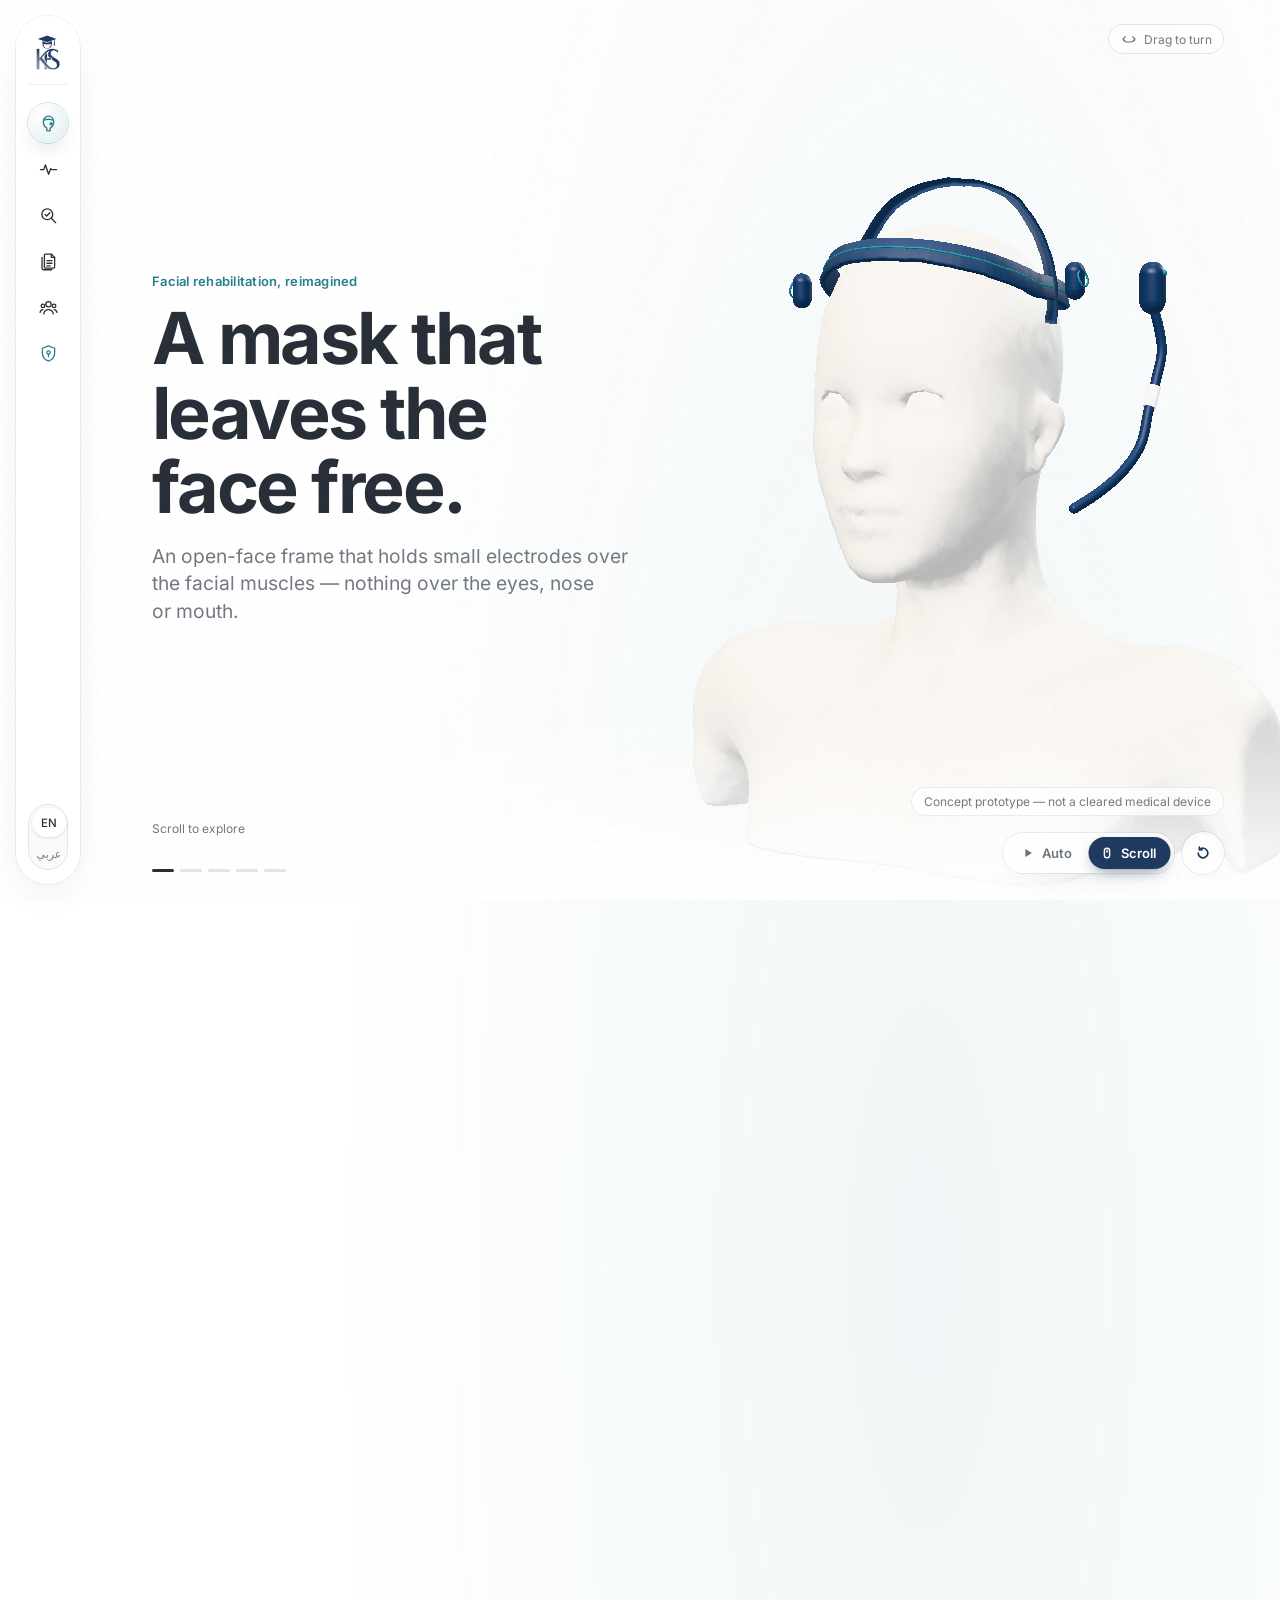
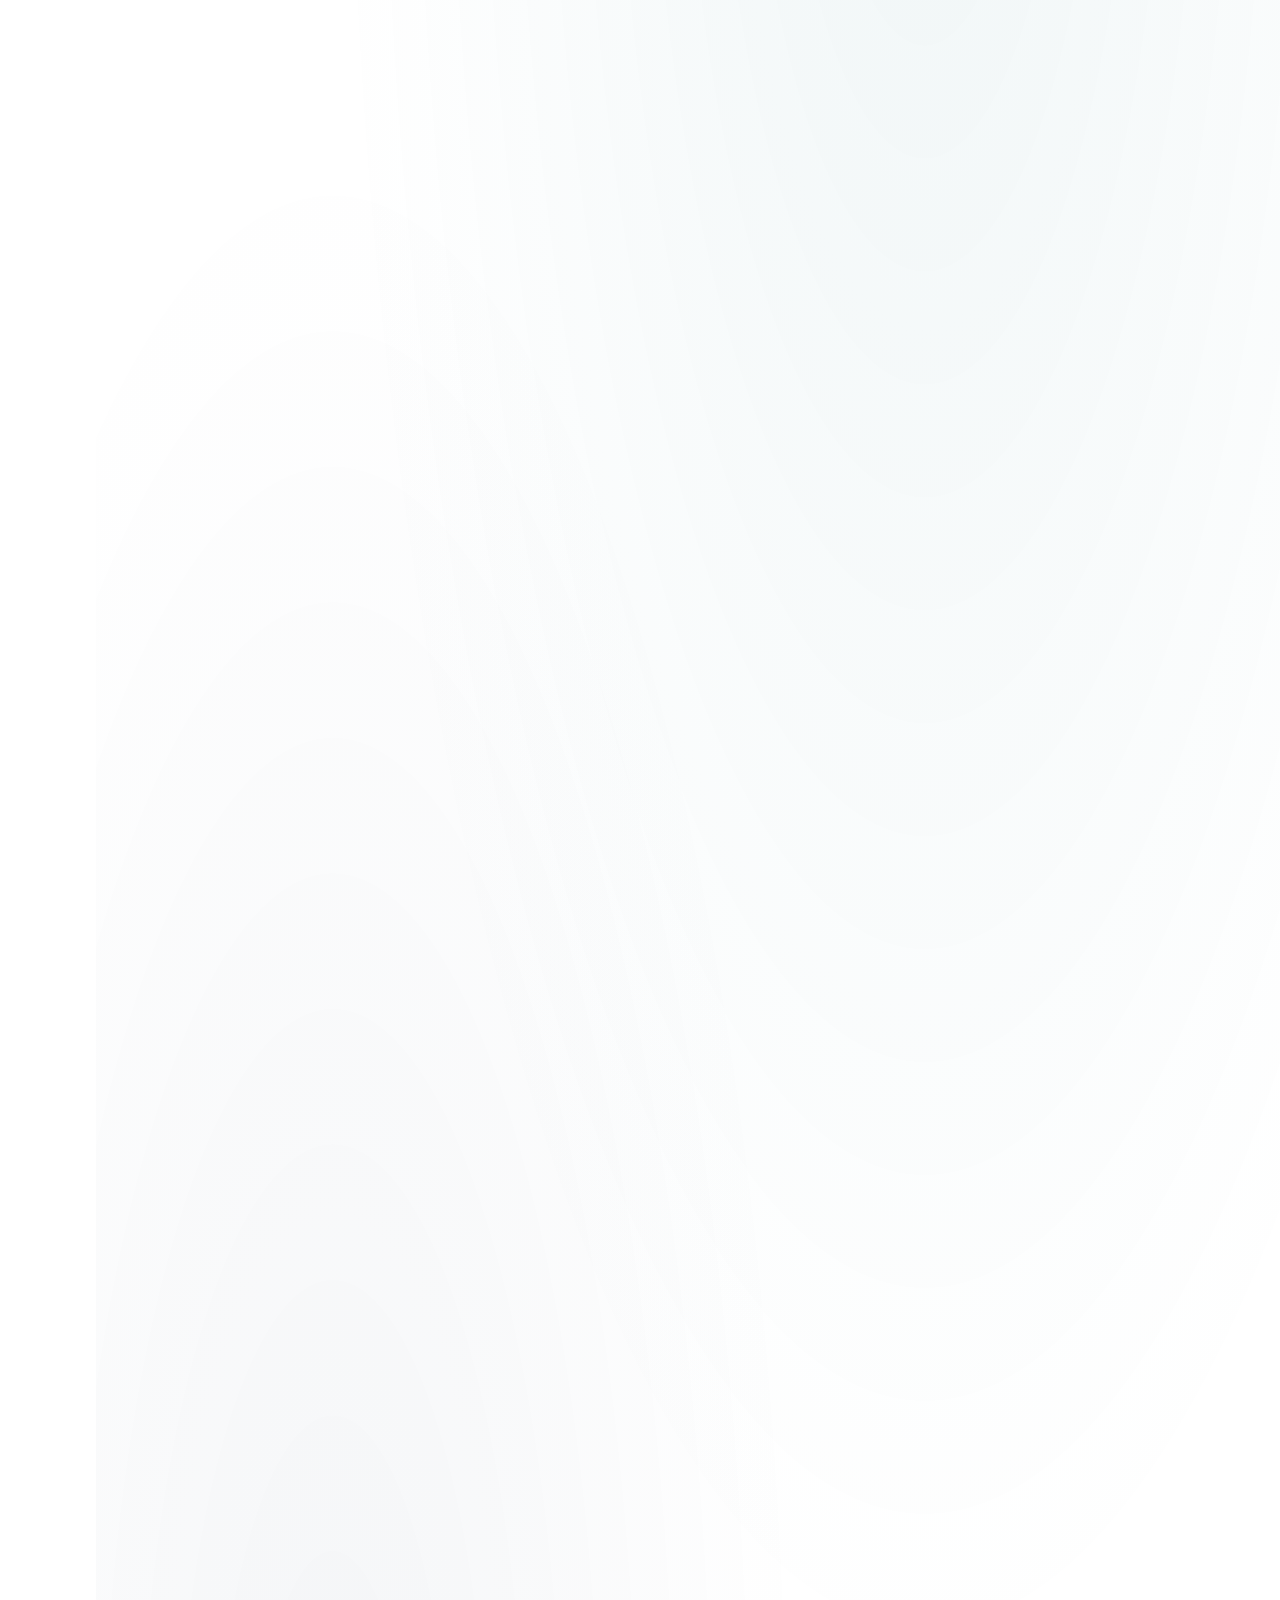
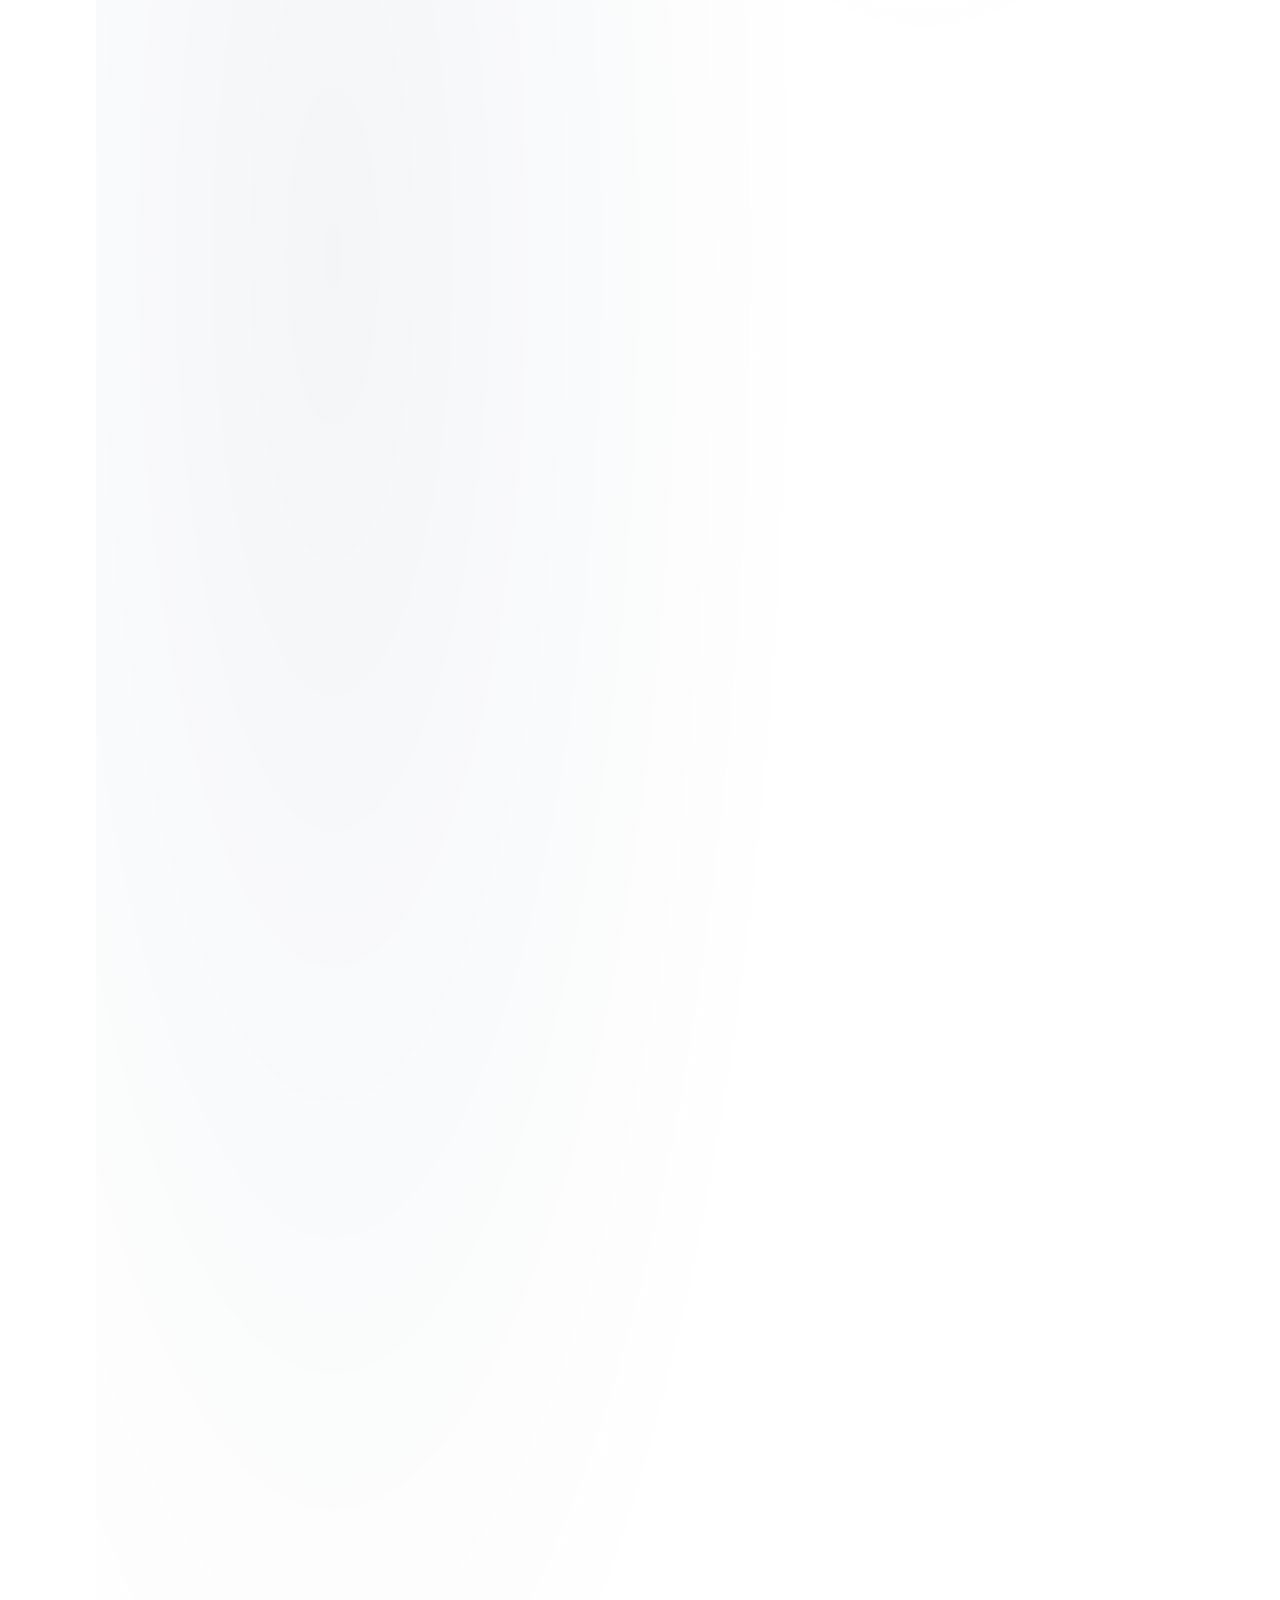
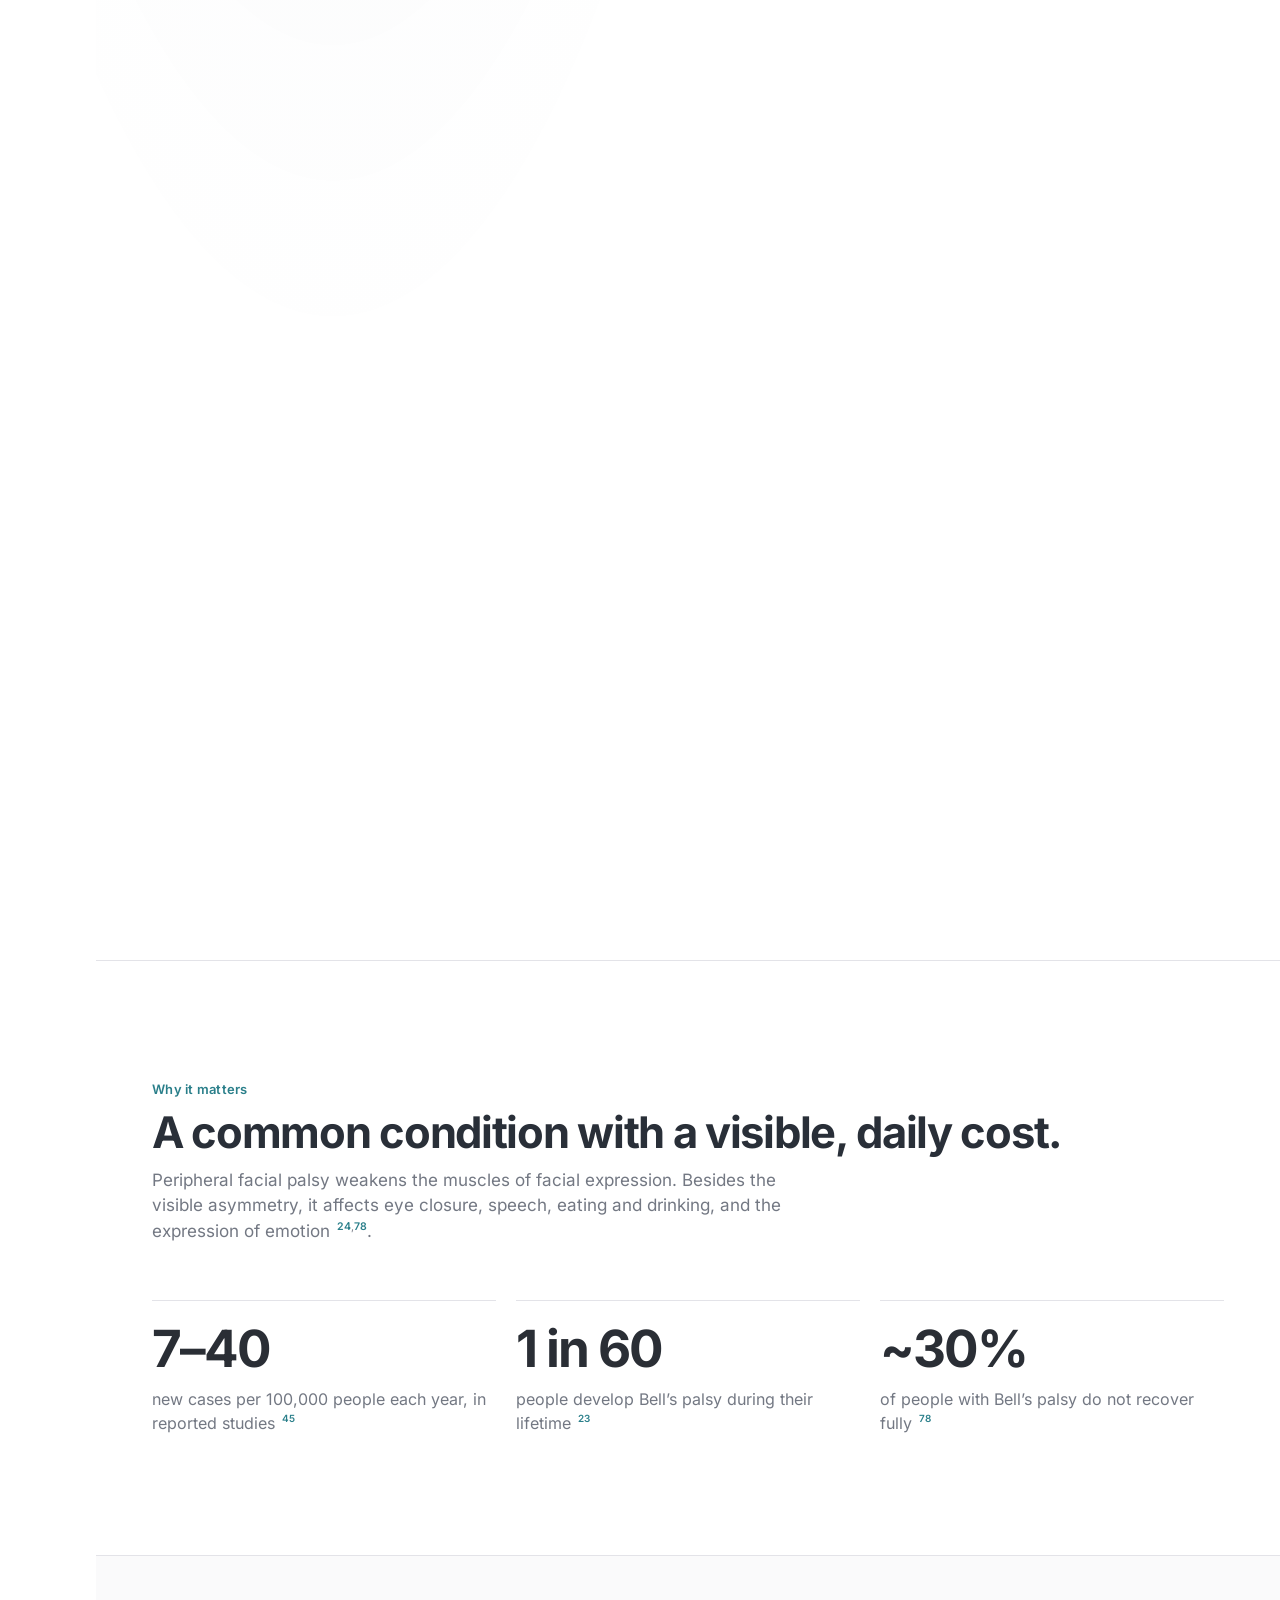
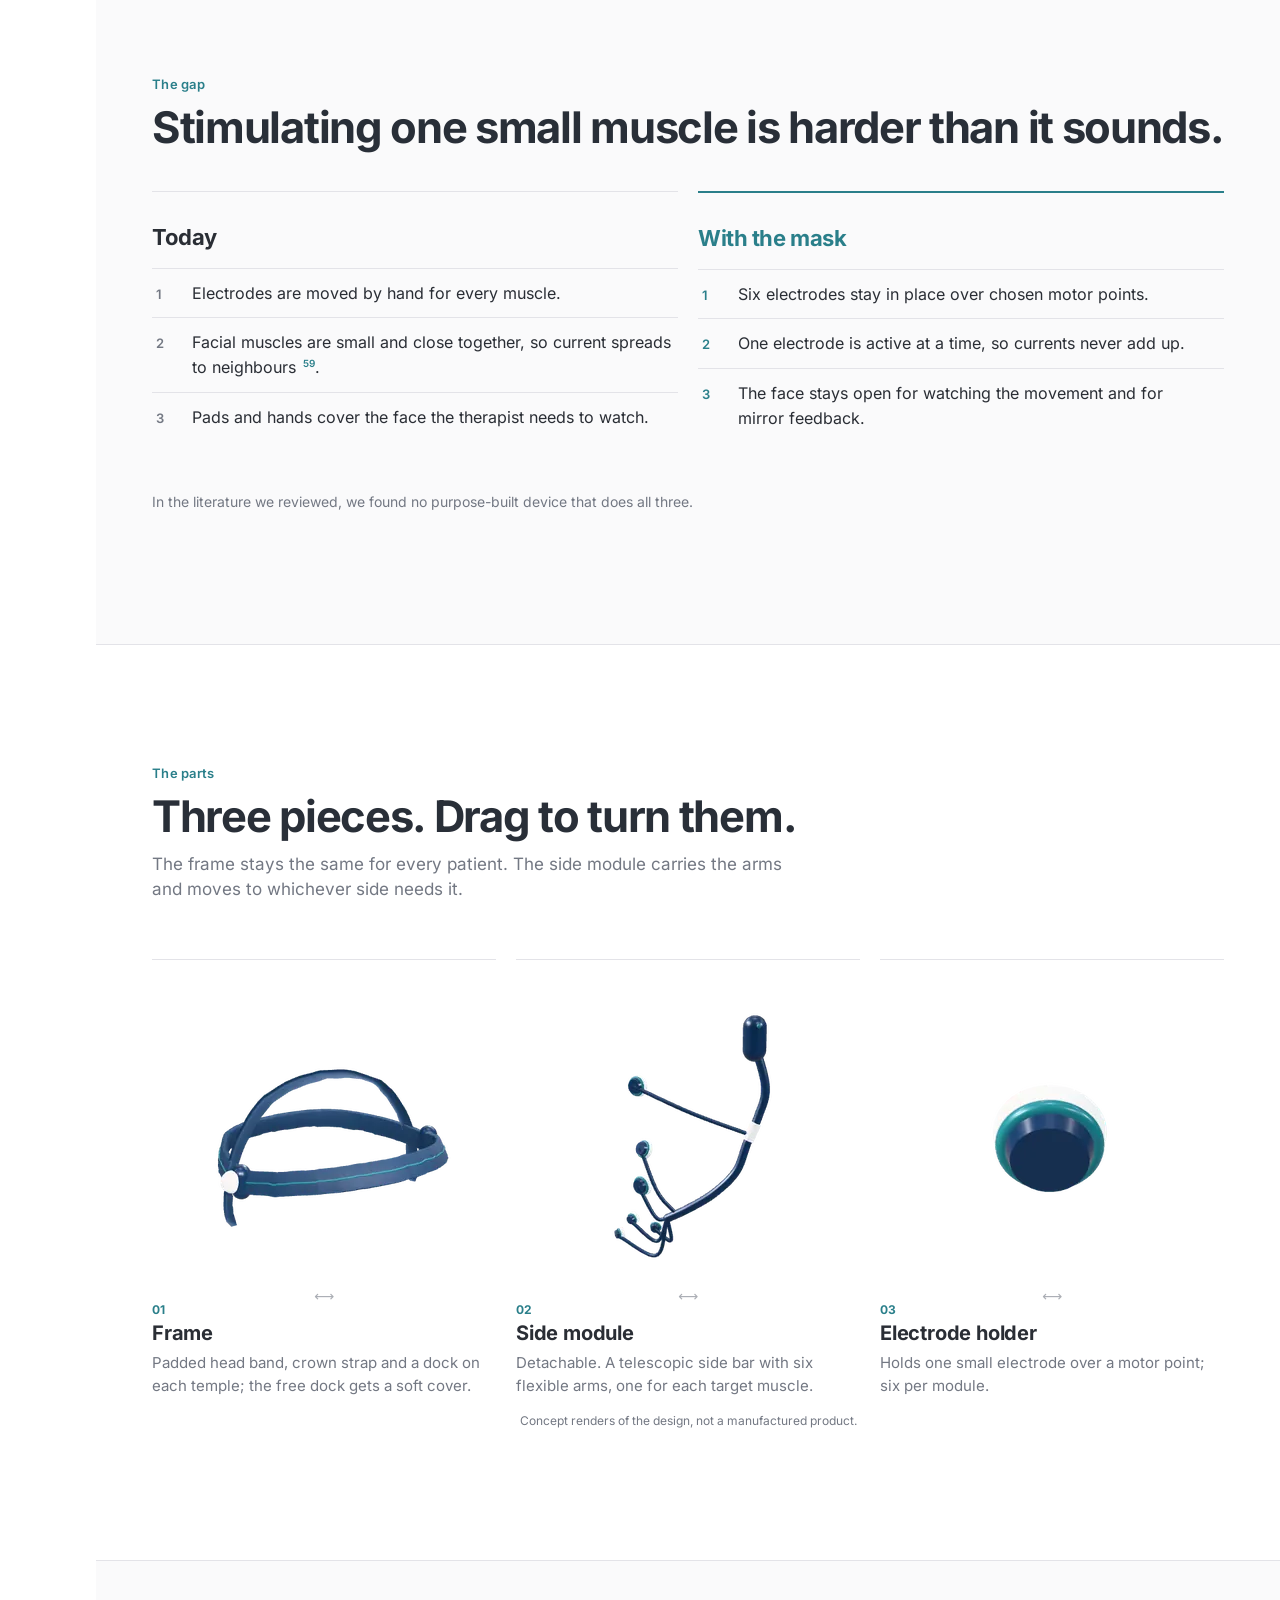
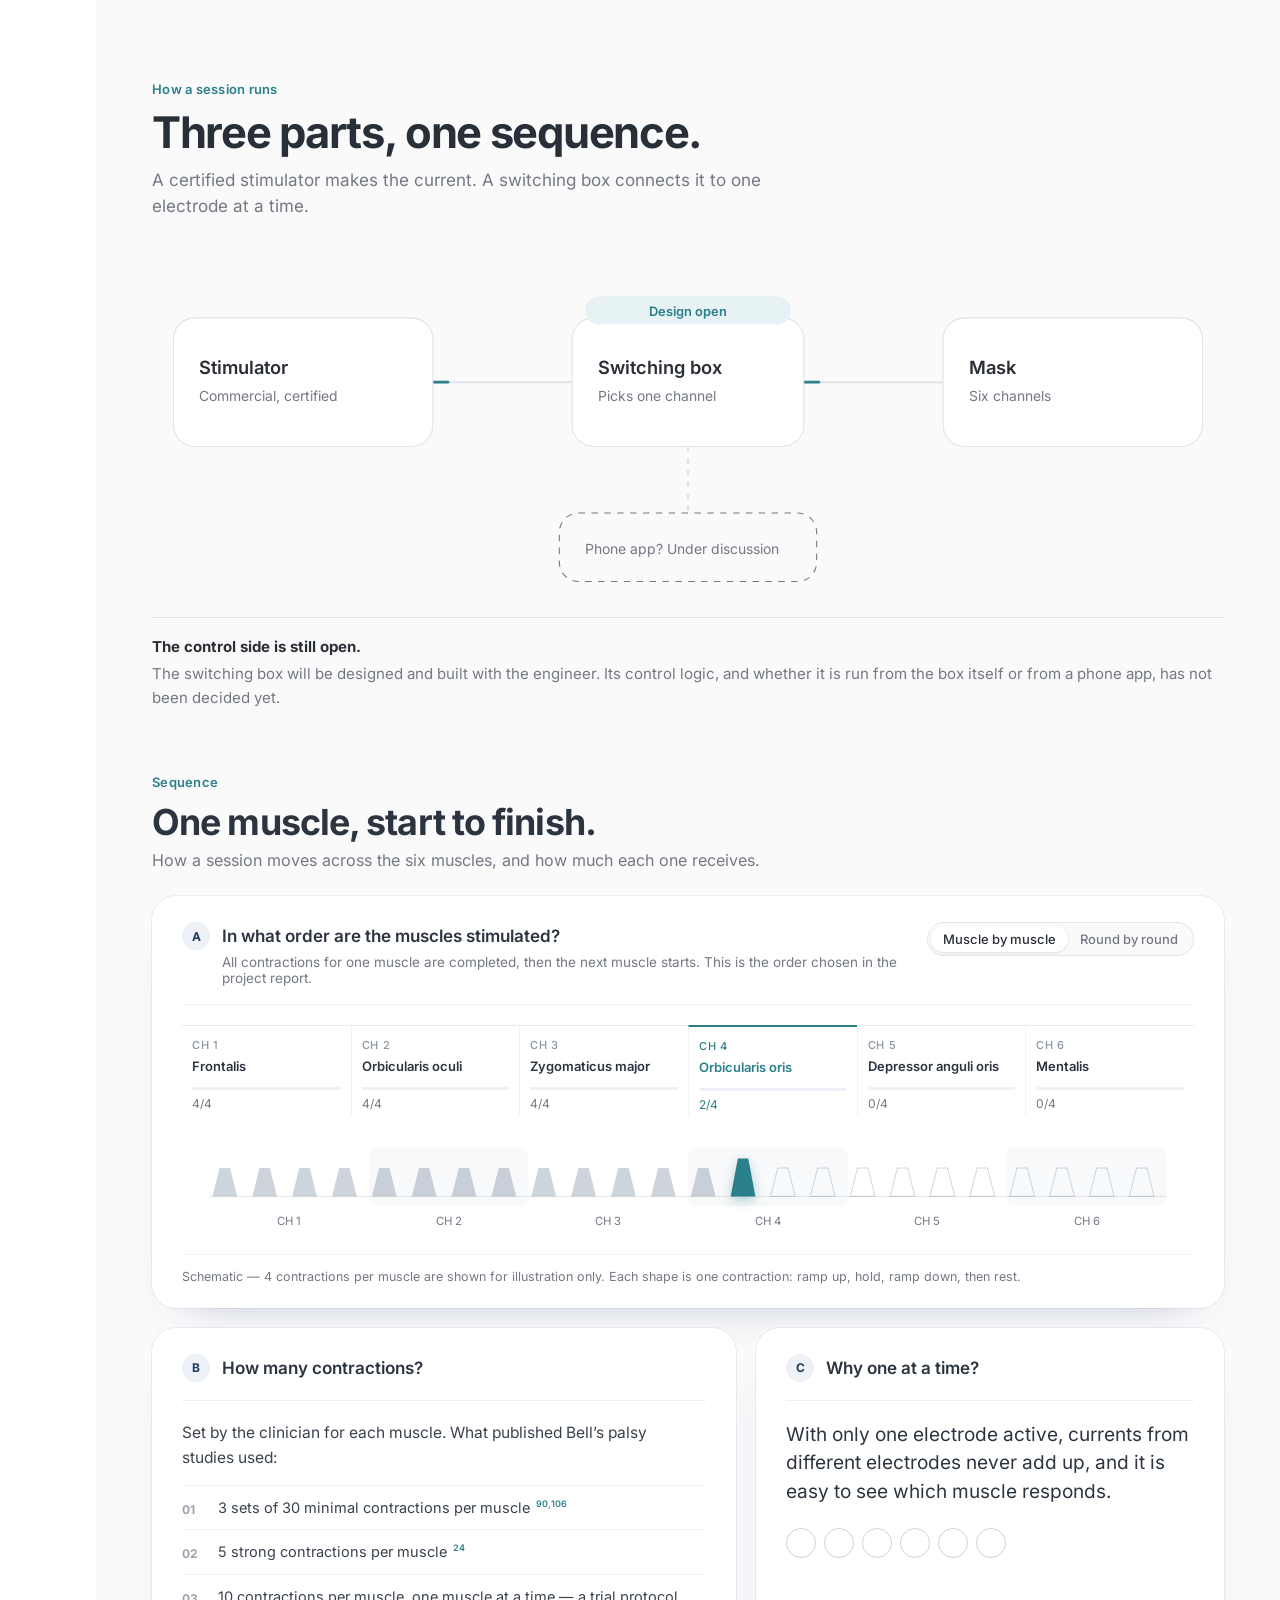
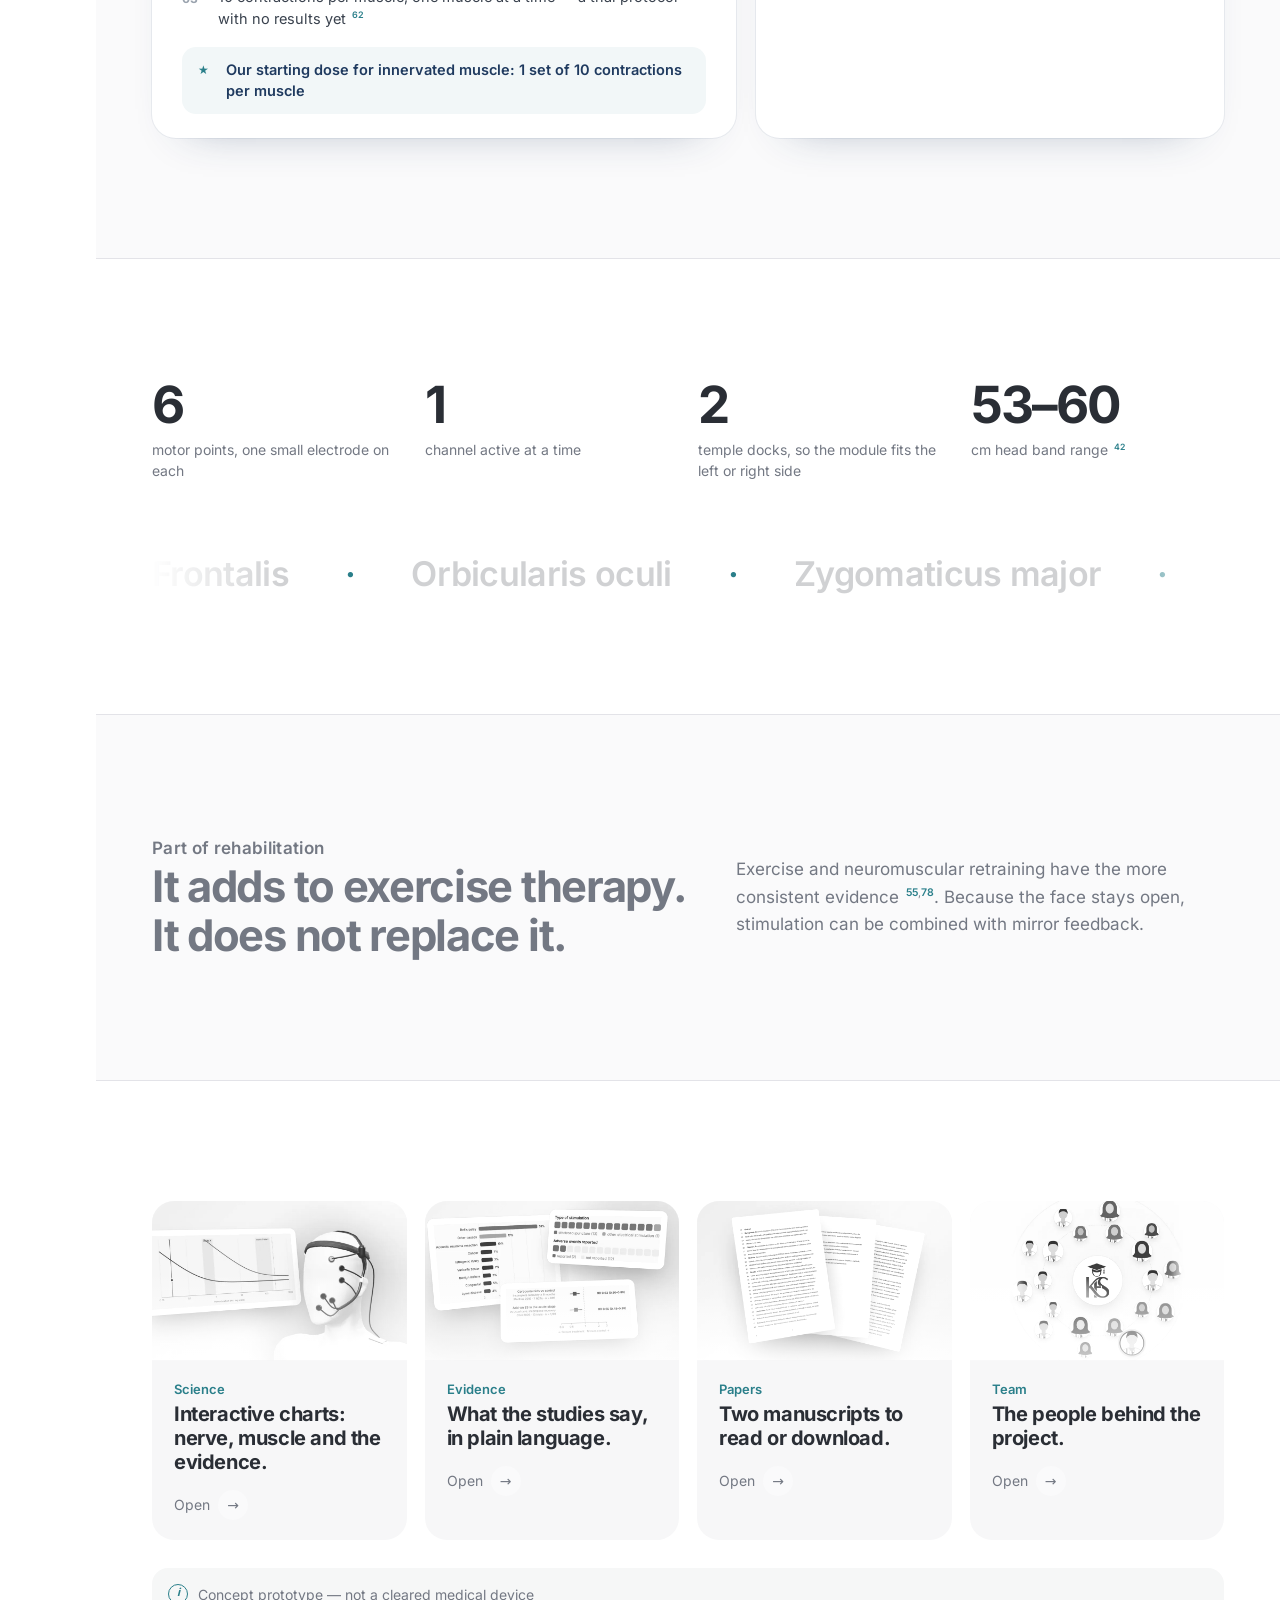
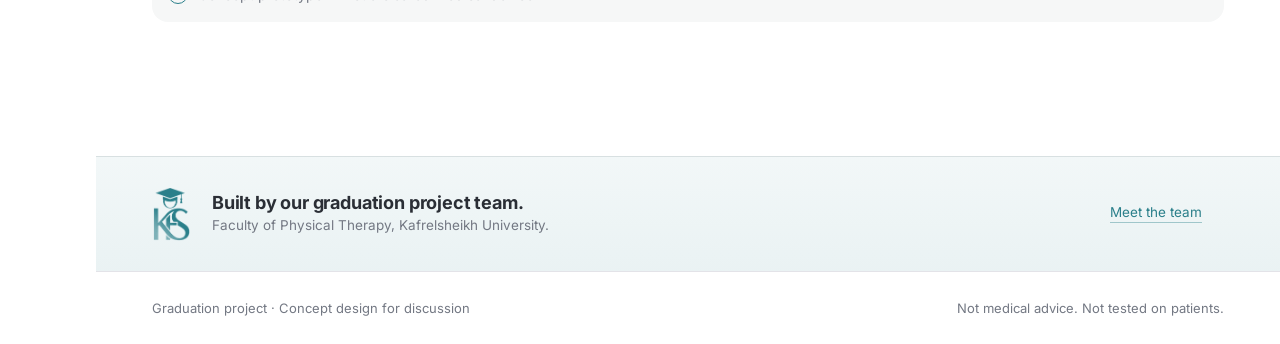
<file: index.html>
<!doctype html>
<html lang="en" dir="ltr">
<head>
<title>Facial Rehabilitation Mask</title>
<meta charset="utf-8">
<meta name="viewport" content="width=device-width,initial-scale=1">
<meta name="description" content="An open-face electrical-stimulation mask for facial palsy rehabilitation — graduation project, Faculty of Physical Therapy, Kafrelsheikh University.">
<meta name="theme-color" content="#FFFFFF">
<link rel="icon" type="image/png" sizes="64x64" href="assets/favicon.png?v=a476ad0a67">
<link rel="apple-touch-icon" href="assets/apple-touch-icon.png?v=b7cd9663cc">
<link rel="preload" href="assets/fonts/inter-latin-400-normal.woff2" as="font" type="font/woff2" crossorigin>
<link rel="stylesheet" href="assets/site.css?v=b1583a740e">

<script type="importmap">{"imports":{"three":"./assets/vendor/three.module.min.js","three/addons/":"./assets/vendor/jsm/"}}</script>
<script>/* start downloading the 3D model at once, before any script runs; weak connections get the light model first */
(function(){var n=navigator,c=n.connection||{},w=window,e=c.effectiveType||'';
var lite=!!c.saveData||(n.hardwareConcurrency||8)<=2,slow=lite||/2g|3g/.test(e)||(c.downlink>0&&c.downlink<1.5);
var q=w.__bq={lite:lite,slow:slow,urls:{full:'assets/bust_full.js?v=b787e07df0',lite:'assets/bust_lite.js?v=0cc94bea24'},req:{}};
q.go=function(k){return q.req[k]||(q.req[k]=fetch(q.urls[k]).catch(function(){return null}))};q.go(slow?'lite':'full');})();</script>
<link rel="modulepreload" href="assets/vendor/three.module.min.js">
<link rel="modulepreload" href="assets/mask3d.js?v=034906bed6">
<link rel="modulepreload" href="assets/vendor/jsm/loaders/GLTFLoader.js">
<link rel="modulepreload" href="assets/vendor/jsm/utils/BufferGeometryUtils.js">
<link rel="modulepreload" href="assets/vendor/jsm/environments/RoomEnvironment.js">
<link rel="modulepreload" href="assets/vendor/jsm/libs/meshopt_decoder.module.js">
</head>
<body>
<main id="main">
<div class="story" id="story">
  <div class="stage" id="stage">
    <canvas id="c3d" aria-label="3D model of a faceless head wearing the open-face mask"></canvas>
    <div class="ld3d" id="ld3d" aria-hidden="true"><i><b id="ld3dBar"></b></i><span id="ld3dTxt" data-i="ld"></span></div>
    <div class="beat on" data-b="0"><p class="eyebrow" data-i="b0e"></p><h1 data-i="b0t"></h1><p class="lede" data-i="b0l"></p></div>
    <div class="beat" data-b="1"><p class="eyebrow" data-i="b1e"></p><p class="h1" data-i="b1t"></p><p class="lede" data-i="b1l"></p></div>
    <div class="beat" data-b="2"><p class="eyebrow" data-i="b2e"></p><p class="h1" data-i="b2t"></p><p class="lede" data-i="b2l"></p><ol class="legend" id="legend"></ol></div>
    <div class="beat" data-b="3"><p class="eyebrow" data-i="b3e"></p><p class="h1" data-i="b3t"></p><p class="lede" data-i="b3l"></p><div class="sidepick" aria-hidden="true"><span id="spR" data-i="right"></span><i id="spBar"><b></b></i><span id="spL" data-i="left"></span></div></div>
    <div class="beat" data-b="4"><p class="eyebrow" data-i="b4e"></p><p class="h1" data-i="b4t"></p><p class="lede" data-i="b4l"></p></div>
    <div id="tags"></div>
    <div class="callout" id="callout"><div class="pin"></div><div class="lbl"><b class="num" id="cn">1/6</b><span id="ct"></span></div></div>
    <div class="hint" id="hint" data-i="hint"></div>
    <div class="progress" id="prog"><span class="on"></span><span></span><span></span><span></span><span></span></div>
    <div class="scard" id="scard" aria-hidden="true"><div class="sch"><b class="num" id="scN">01</b><span class="num">/05</span><em id="scT"></em></div><div class="strack"><i id="scFill"></i><span></span><span></span><span></span><span></span></div><p id="scS"></p></div>
    <div class="pmode" id="pmode" data-amode="scroll" role="group" data-ia="aria-label:pmL">
      <div class="pseg"><i class="pthumb" aria-hidden="true"></i>
        <button type="button" id="pmAuto" aria-pressed="false"><svg viewBox="0 0 16 16" aria-hidden="true"><path d="M5 3.5v9l7.5-4.5z"/></svg><span data-i="pmA"></span></button>
        <button type="button" id="pmScroll" aria-pressed="true"><svg viewBox="0 0 16 16" aria-hidden="true"><rect x="5" y="2.5" width="6" height="11" rx="3"/><path d="M8 5.2v2"/></svg><span data-i="pmS"></span></button>
      </div>
      <button type="button" class="preplay" id="pmReplay" data-ia="aria-label:pmR;title:pmR"><svg class="ring" viewBox="0 0 36 36" aria-hidden="true"><circle cx="18" cy="18" r="16"/><circle class="rp" cx="18" cy="18" r="16" pathLength="1"/></svg><svg class="ic" viewBox="0 0 16 16" aria-hidden="true"><path d="M3.2 8a4.8 4.8 0 1 0 1.5-3.5"/><path d="M4.4 2.2v2.6H7"/></svg></button>
    </div>
    <div class="chip-caveat" data-i="caveat"></div>
    <div class="draghint" aria-hidden="true"><svg viewBox="0 0 24 24"><path d="M4 12a8 4 0 0 0 16 0M17 9l3 3-3 3M7 9l-3 3 3 3" fill="none" stroke="currentColor" stroke-width="1.6" stroke-linecap="round" stroke-linejoin="round"/></svg><span data-i="drag"></span></div>
  </div>
</div>

<section class="sec" id="why"><div class="wrap">
  <p class="eyebrow rv" data-i="whyE"></p>
  <h2 class="sec-h rv" data-i="whyT"></h2>
  <p class="sec-p rv" data-i="whyP"></p>
  <div class="facts">
    <div class="card fact rv"><div class="v" data-i="f1v"></div><div class="l" data-i="f1"></div></div>
    <div class="card fact rv"><div class="v" data-i="f2v"></div><div class="l" data-i="f2"></div></div>
    <div class="card fact rv"><div class="v" data-i="f3v"></div><div class="l" data-i="f3"></div></div>
  </div>
</div></section>

<section class="sec alt" id="gap"><div class="wrap">
  <p class="eyebrow rv" data-i="paE"></p>
  <h2 class="sec-h rv" data-i="paT"></h2>
  <div class="pa" style="margin-top:40px">
    <div class="card rv"><h3 data-i="pa1"></h3><ol><li data-i="p1"></li><li data-i="p2"></li><li data-i="p3"></li></ol></div>
    <div class="card ans rv"><h3 data-i="pa2"></h3><ol><li data-i="a1"></li><li data-i="a2"></li><li data-i="a3"></li></ol></div>
  </div>
  <p class="note rv" style="margin-top:18px;font-size:14px" data-i="gapN"></p>
</div></section>

<section class="sec" id="parts"><div class="wrap">
  <p class="eyebrow rv" data-i="ptE"></p>
  <h2 class="sec-h rv" data-i="ptT"></h2>
  <p class="sec-p rv" data-i="ptP"></p>
  <div class="turns">
    <figure class="card turncard rv"><div class="turn" data-sheet="assets/turn_frame.webp?v=a9d2832690" data-hd="assets/turn_frame_72.webp?v=1a83d01a69" role="img" data-ia="aria-label:pt1"></div><figcaption><small>01</small><b data-i="pt1"></b><span data-i="pt1d"></span></figcaption></figure>
    <figure class="card turncard rv"><div class="turn" data-sheet="assets/turn_module.webp?v=0891fe87ca" data-hd="assets/turn_module_72.webp?v=7d5bcb02d5" role="img" data-ia="aria-label:pt2"></div><figcaption><small>02</small><b data-i="pt2"></b><span data-i="pt2d"></span></figcaption></figure>
    <figure class="card turncard rv"><div class="turn" data-sheet="assets/turn_electrode.webp?v=1493bf1c42" data-hd="assets/turn_electrode_72.webp?v=df63b57b03" role="img" data-ia="aria-label:pt3"></div><figcaption><small>03</small><b data-i="pt3"></b><span data-i="pt3d"></span></figcaption></figure>
  </div>
  <p class="note rv" style="margin-top:16px;text-align:center" data-i="ptN"></p>
</div></section>

<section class="sec alt" id="sys"><div class="wrap">
  <p class="eyebrow rv" data-i="syE"></p>
  <h2 class="sec-h rv" data-i="syT"></h2>
  <p class="sec-p rv" data-i="syP"></p>
  <div class="card rv">
    <svg class="flow" direction="ltr" viewBox="0 0 1000 300" role="img" aria-label="Stimulator, switching box and mask; the control method is still open">
      <path class="wire" d="M262 100 H 392"/><path class="pulse" d="M262 100 H 392" style="stroke-dasharray:14 116;animation-duration:1.6s"/>
      <path class="wire" d="M608 100 H 738"/><path class="pulse d2" d="M608 100 H 738" style="stroke-dasharray:14 116;animation-duration:1.6s"/>
      <g class="node"><rect x="20" y="40" width="242" height="120" rx="20"/><text x="44" y="92" data-i="n1"></text><text class="s" x="44" y="118" data-i="n1s"></text></g>
      <g class="node"><rect x="392" y="40" width="216" height="120" rx="20"/><text x="416" y="92" data-i="n2"></text><text class="s" x="416" y="118" data-i="n2s"></text></g>
      <path class="wire dash" d="M500 160 V 222"/>
      <g class="node opt"><rect x="380" y="222" width="240" height="64" rx="18"/><text class="s" x="404" y="260" data-i="n4"></text></g>
      <g class="open"><rect x="404" y="20" width="192" height="26" rx="13"/><text x="500" y="38" text-anchor="middle" data-i="n2o"></text></g>
      <g class="node"><rect x="738" y="40" width="242" height="120" rx="20"/><text x="762" y="92" data-i="n3"></text><text class="s" x="762" y="118" data-i="n3s"></text></g>
    </svg>
    <div class="flow-m"><div class="n"><b data-i="n1"></b><span data-i="n1s"></span></div><i></i><div class="n"><b data-i="n2"></b><span data-i="n2s"></span><em class="openchip" data-i="n2o"></em></div><i></i><div class="n"><b data-i="n3"></b><span data-i="n3s"></span></div><div class="n opt" style="margin-top:10px"><span data-i="n4"></span></div></div>
    <div class="opennote"><b data-i="opT"></b><p data-i="opP"></p></div>
  </div>
  <div class="sqtitle rv"><p class="eyebrow" data-i="sqE"></p><h3 class="sqh" data-i="sqT"></h3><p class="sqp" data-i="sqP"></p></div>
  <div class="pane rv">
    <div class="pane-h"><div><span class="pn num">A</span><b data-i="ordT"></b><p class="note" id="modeDesc"></p></div>
      <div class="seg" role="group" aria-label="Order"><button id="mBlock" aria-pressed="true" data-i="mBlock"></button><button id="mCirc" aria-pressed="false" data-i="mCirc"></button></div></div>
    <div class="seq" id="seq"></div>
    <svg class="wave" id="tl" direction="ltr" viewBox="0 0 1000 110" aria-hidden="true"></svg>
    <p class="note pane-f" data-i="waveN"></p>
  </div>
  <div class="panes2">
    <div class="pane rv"><div class="pane-h"><div><span class="pn num">B</span><b data-i="doseK"></b></div></div><p class="pane-p" data-i="doseP"></p>
      <ol class="dose2"><li data-i="dose1"></li><li data-i="dose2"></li><li data-i="dose3"></li><li class="ours" data-i="dose4"></li></ol></div>
    <div class="pane rv"><div class="pane-h"><div><span class="pn num">C</span><b data-i="ctrK"></b></div></div><p class="pane-p big" data-i="ctrP"></p>
      <div class="onemark" aria-hidden="true"><i></i><i class="on"></i><i></i><i></i><i></i><i></i></div></div>
  </div>
</div></section>

<section class="sec" id="nums"><div class="wrap">
  <div class="stats">
    <div class="rv"><div class="v num" data-count="6">0</div><div class="l" data-i="st1"></div></div>
    <div class="rv"><div class="v num" data-count="1">0</div><div class="l" data-i="st2"></div></div>
    <div class="rv"><div class="v num" data-count="2">0</div><div class="l" data-i="st3"></div></div>
    <div class="rv"><div class="v num" data-range="53,60">0</div><div class="l" data-i="st4"></div></div>
  </div>
  <div class="ticker" aria-hidden="true"><div id="tick"></div></div>
</div></section>

<section class="sec alt"><div class="wrap band">
  <div class="rv"><p class="eyebrow" data-i="cpE"></p><p class="big" data-i="cpT"></p></div>
  <p class="rv" data-i="cpP"></p>
</div></section>

<section class="sec"><div class="wrap">
  <div class="ctas">
    <a class="cta rv" href="science.html"><span class="ph" style="background-image:url(assets/tile_science.webp?v=f385286b27)" aria-hidden="true"></span><div><small data-i="c0s"></small><b data-i="c0b"></b></div><span class="go"><span data-i="go"></span><i>→</i></span></a>
    <a class="cta rv" href="evidence.html"><span class="ph" style="background-image:url(assets/tile_evidence.webp?v=c26f553b27)" aria-hidden="true"></span><div><small data-i="c1s"></small><b data-i="c1b"></b></div><span class="go"><span data-i="go"></span><i>→</i></span></a>
    <a class="cta rv" href="papers.html"><span class="ph" style="background-image:url(assets/tile_papers.webp?v=0ed2fef218)" aria-hidden="true"></span><div><small data-i="c2s"></small><b data-i="c2b"></b></div><span class="go"><span data-i="go"></span><i>→</i></span></a>
    <a class="cta rv" href="team.html"><span class="ph" style="background-image:url(assets/tile_team.webp?v=deab1f8140)" aria-hidden="true"></span><div><small data-i="c3s"></small><b data-i="c3b"></b></div><span class="go"><span data-i="go"></span><i>→</i></span></a>
  </div>
  <p class="strip rv" style="margin-top:28px" data-i="caveat"></p>
</div></section>
</main>
<script type="module" src="assets/home.js?v=2c0cd8a5cd"></script>
</body>
</html>
</file>
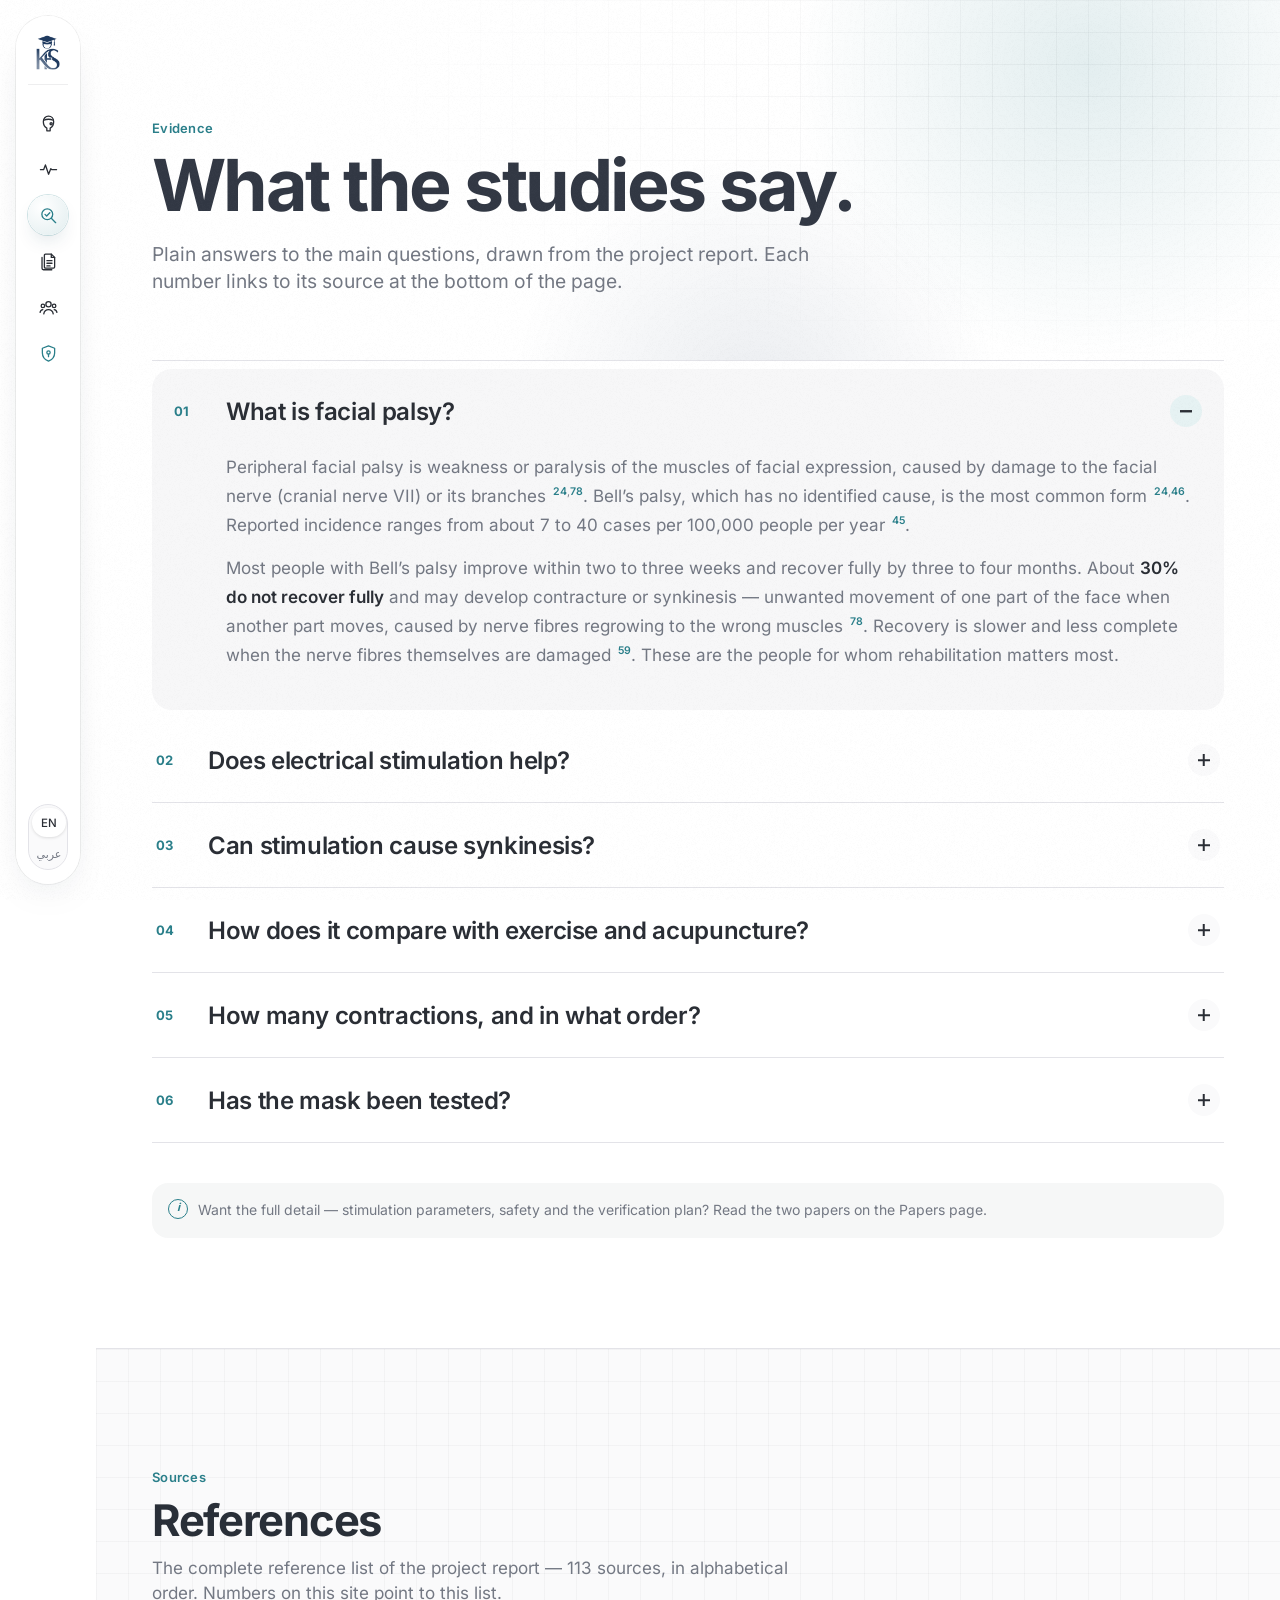
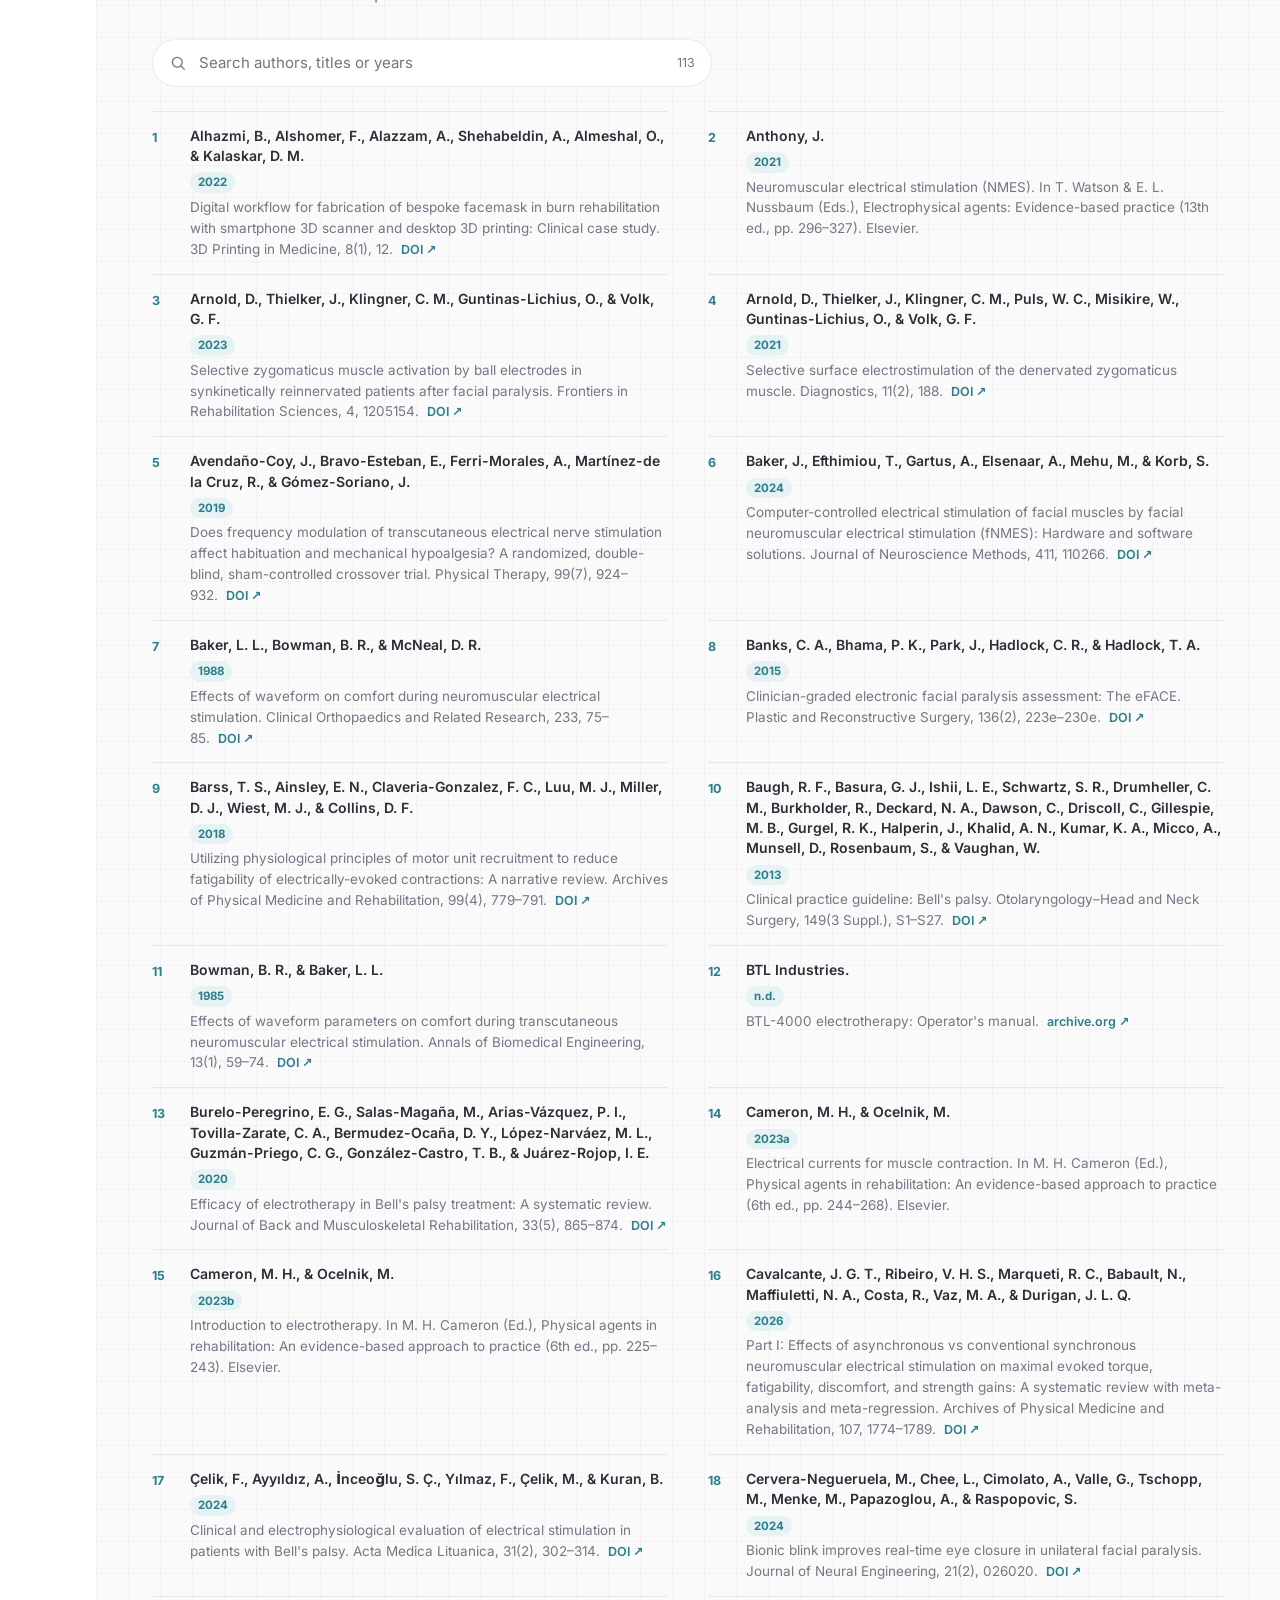
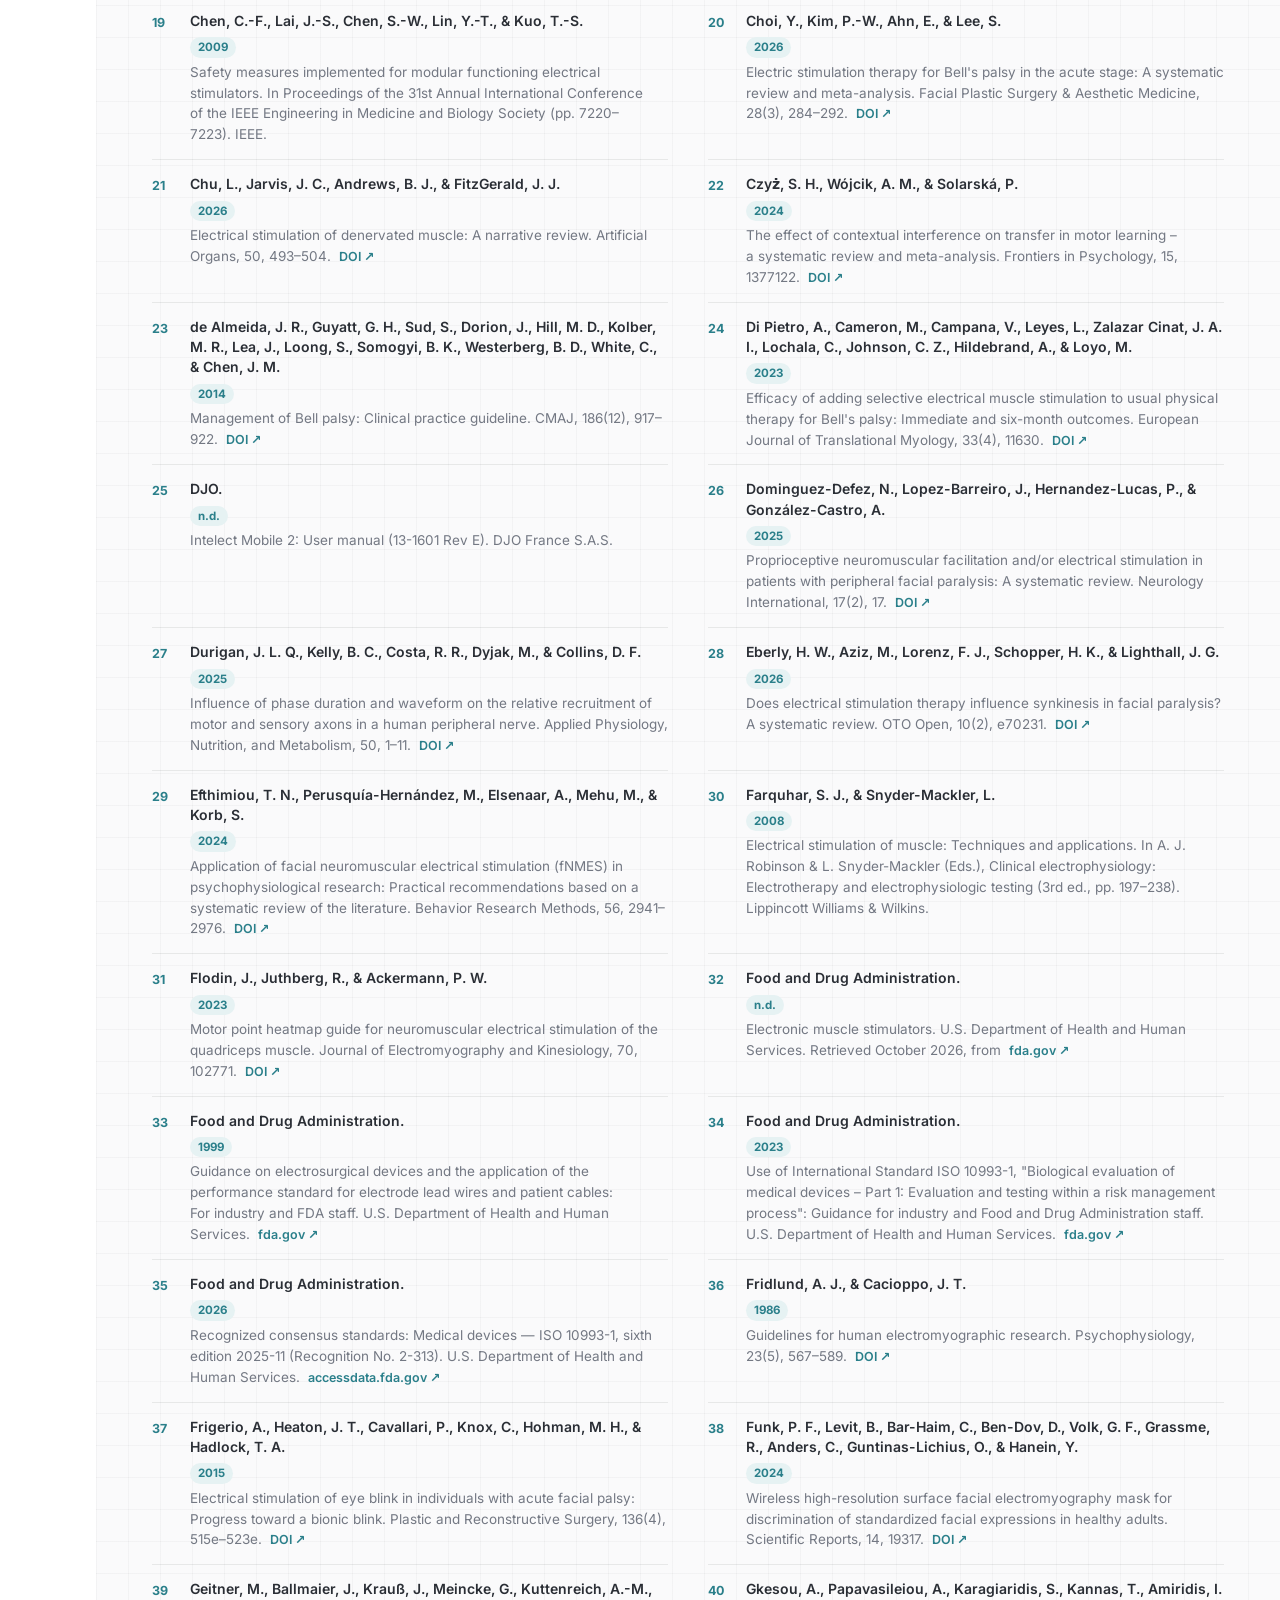
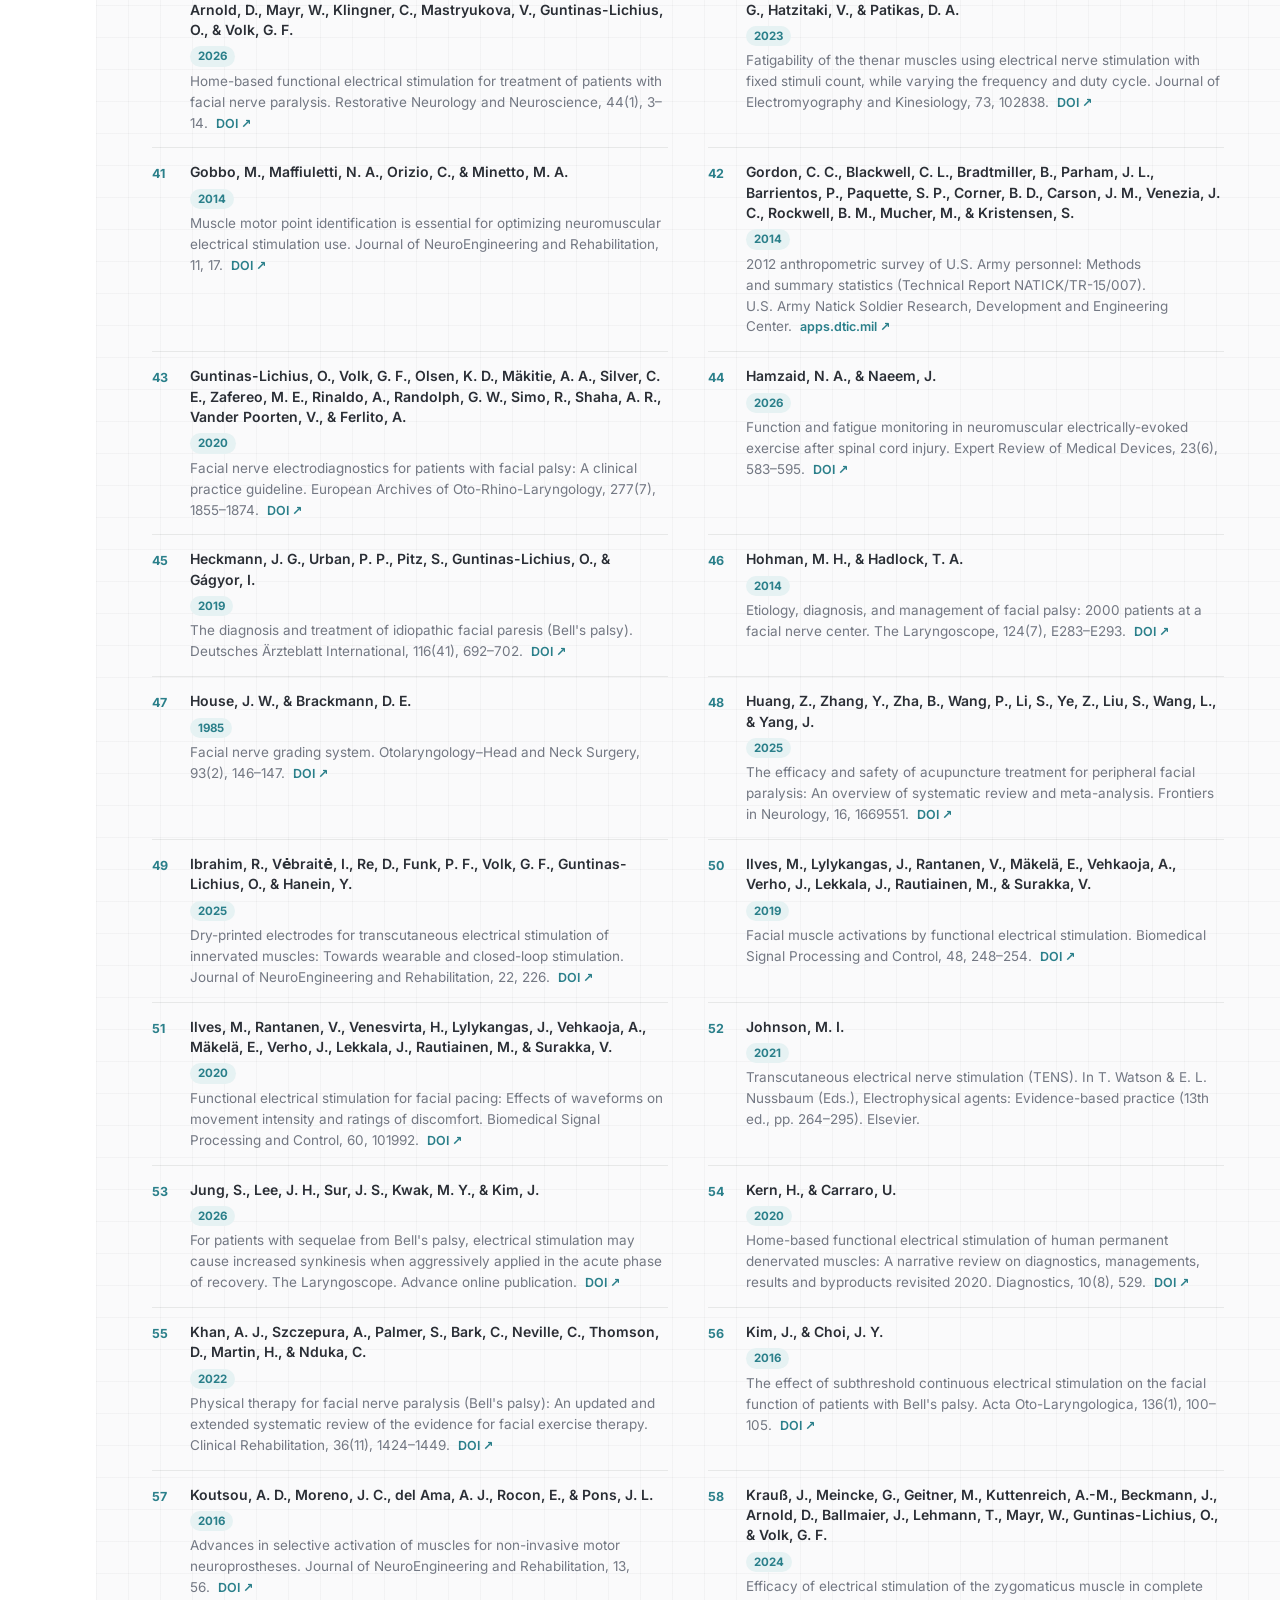
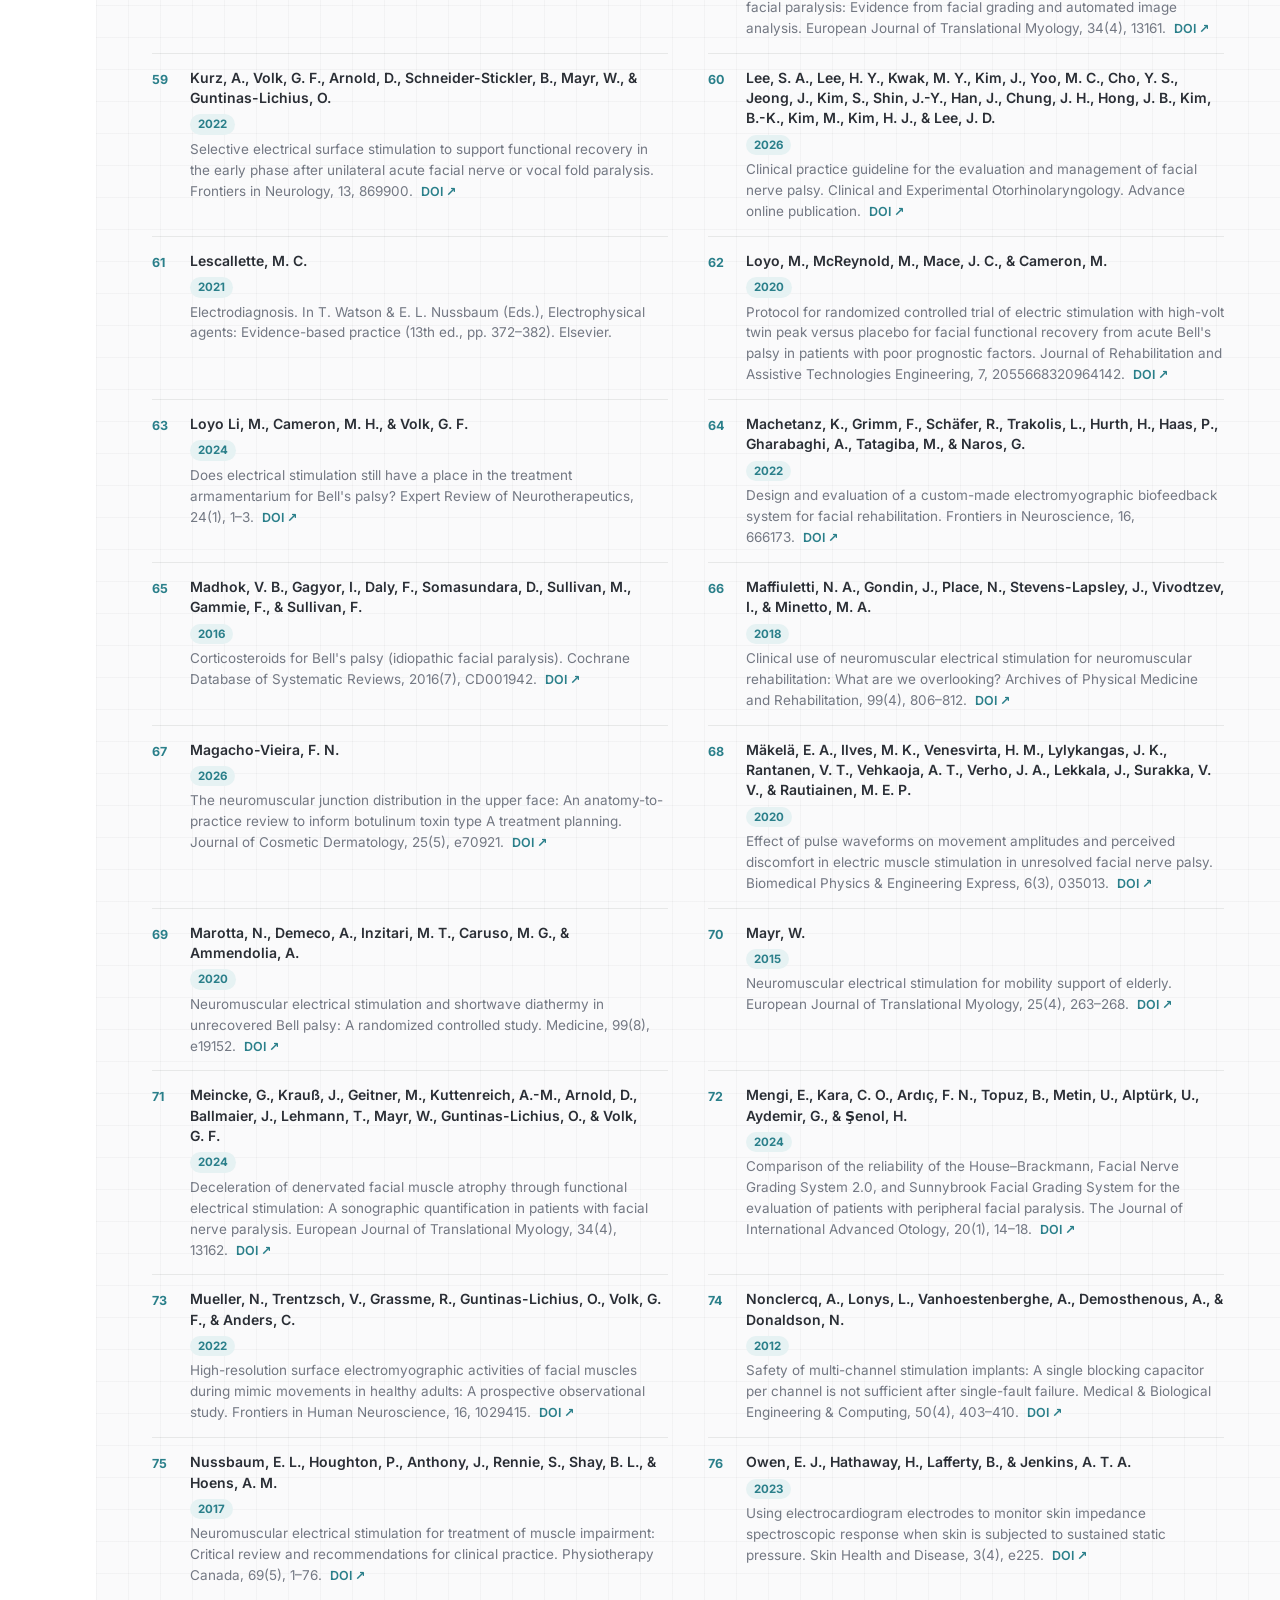
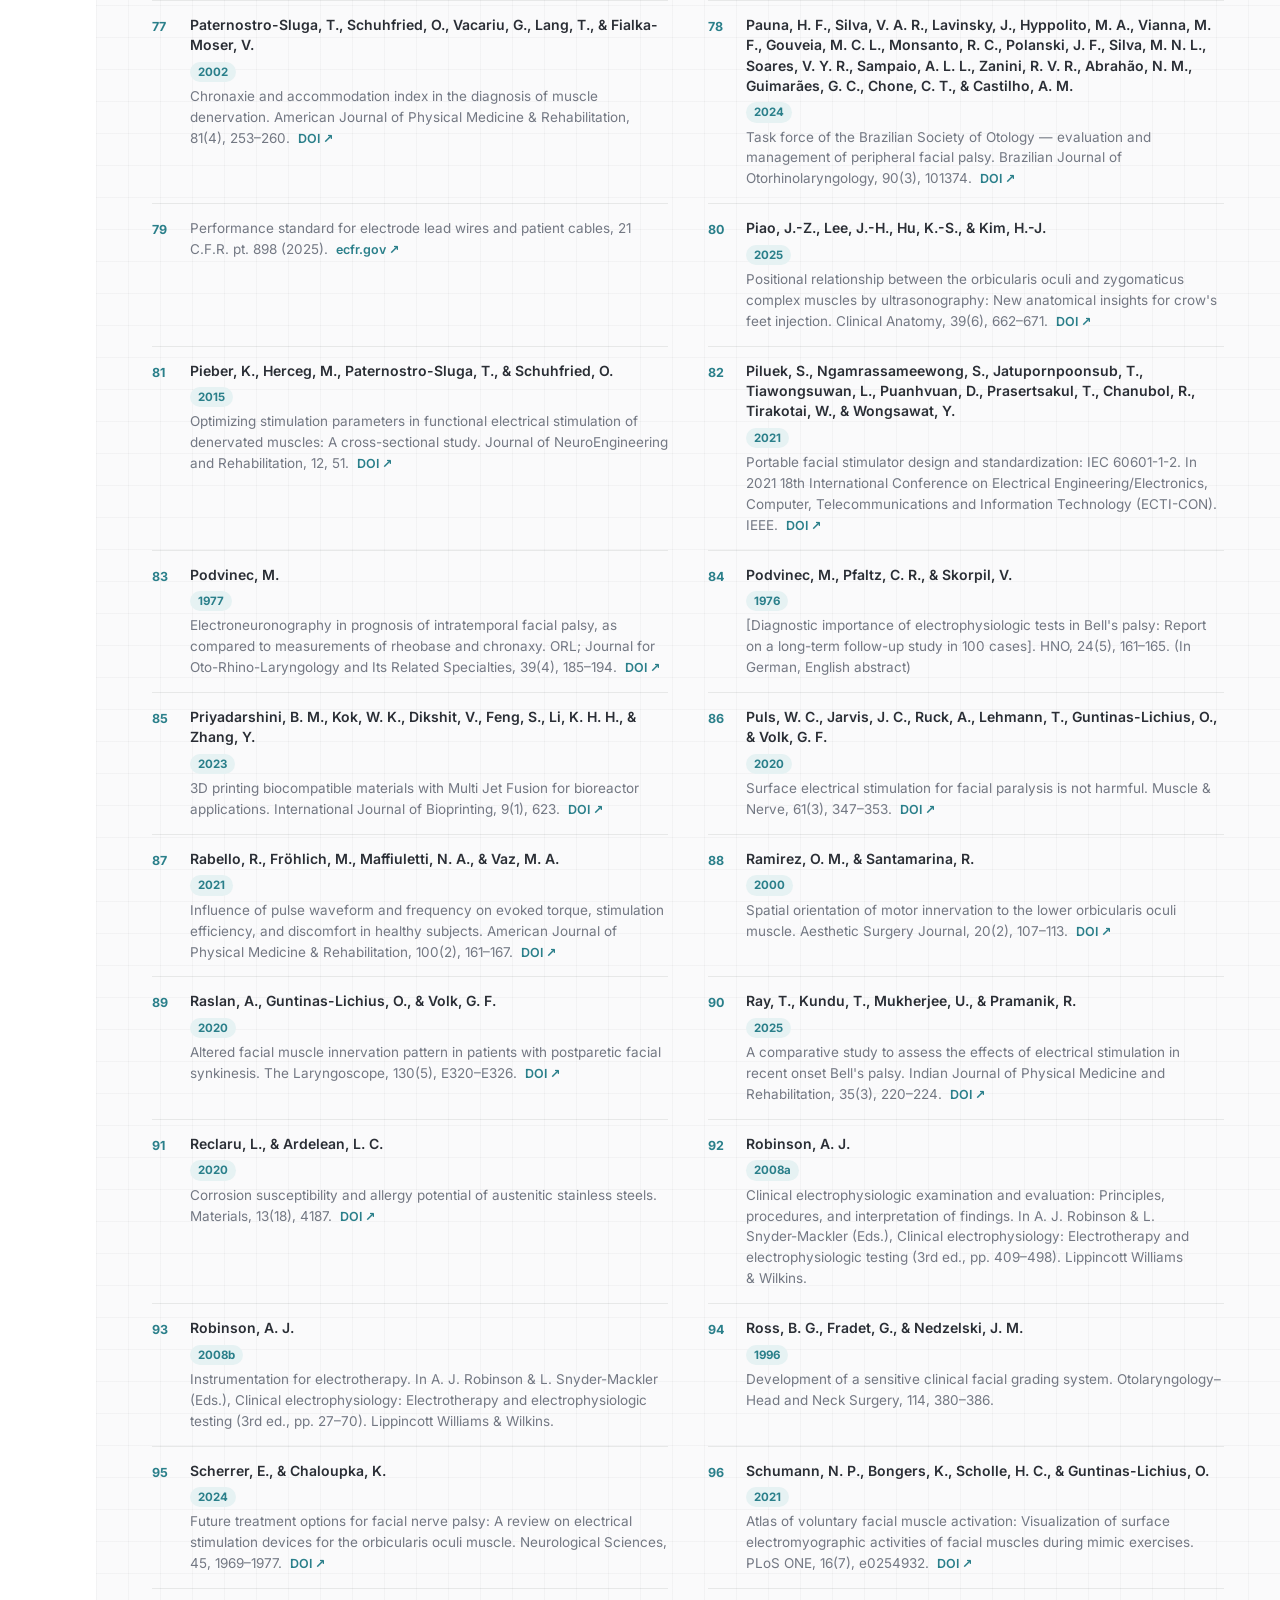
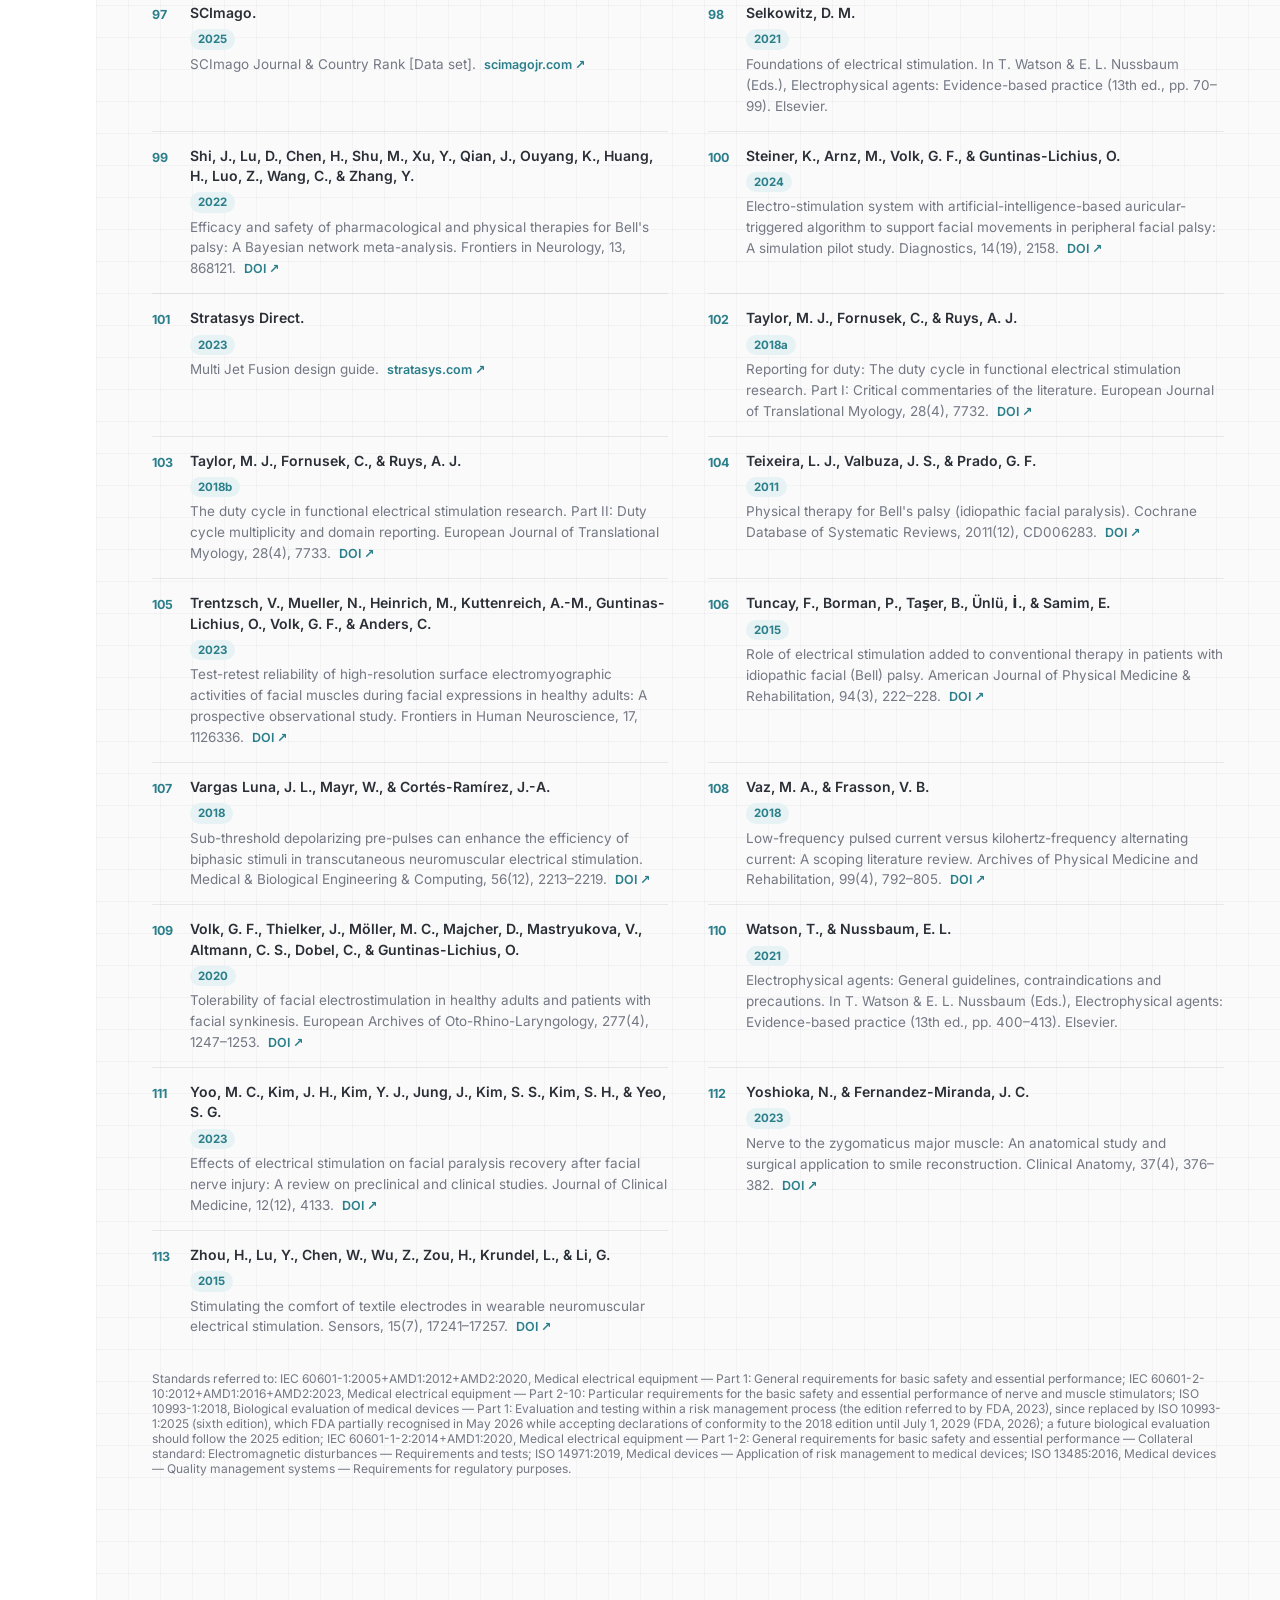
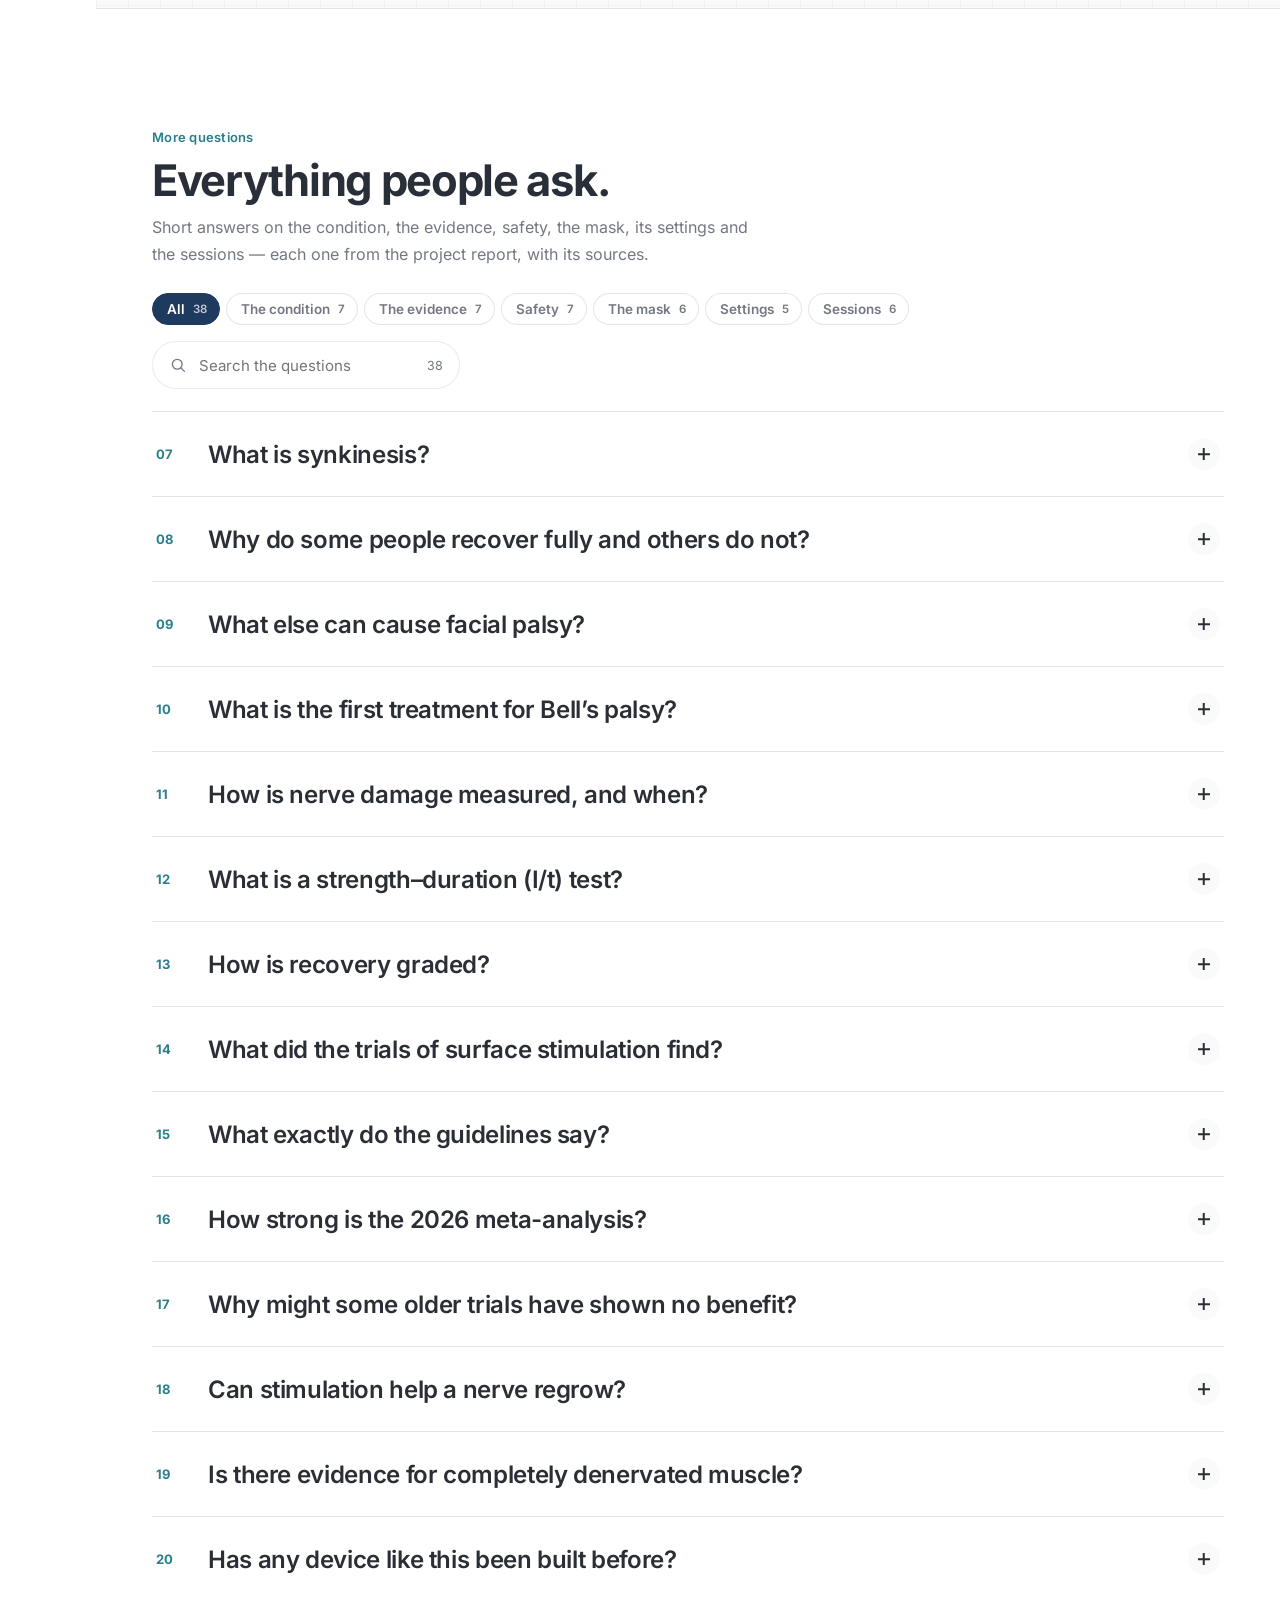
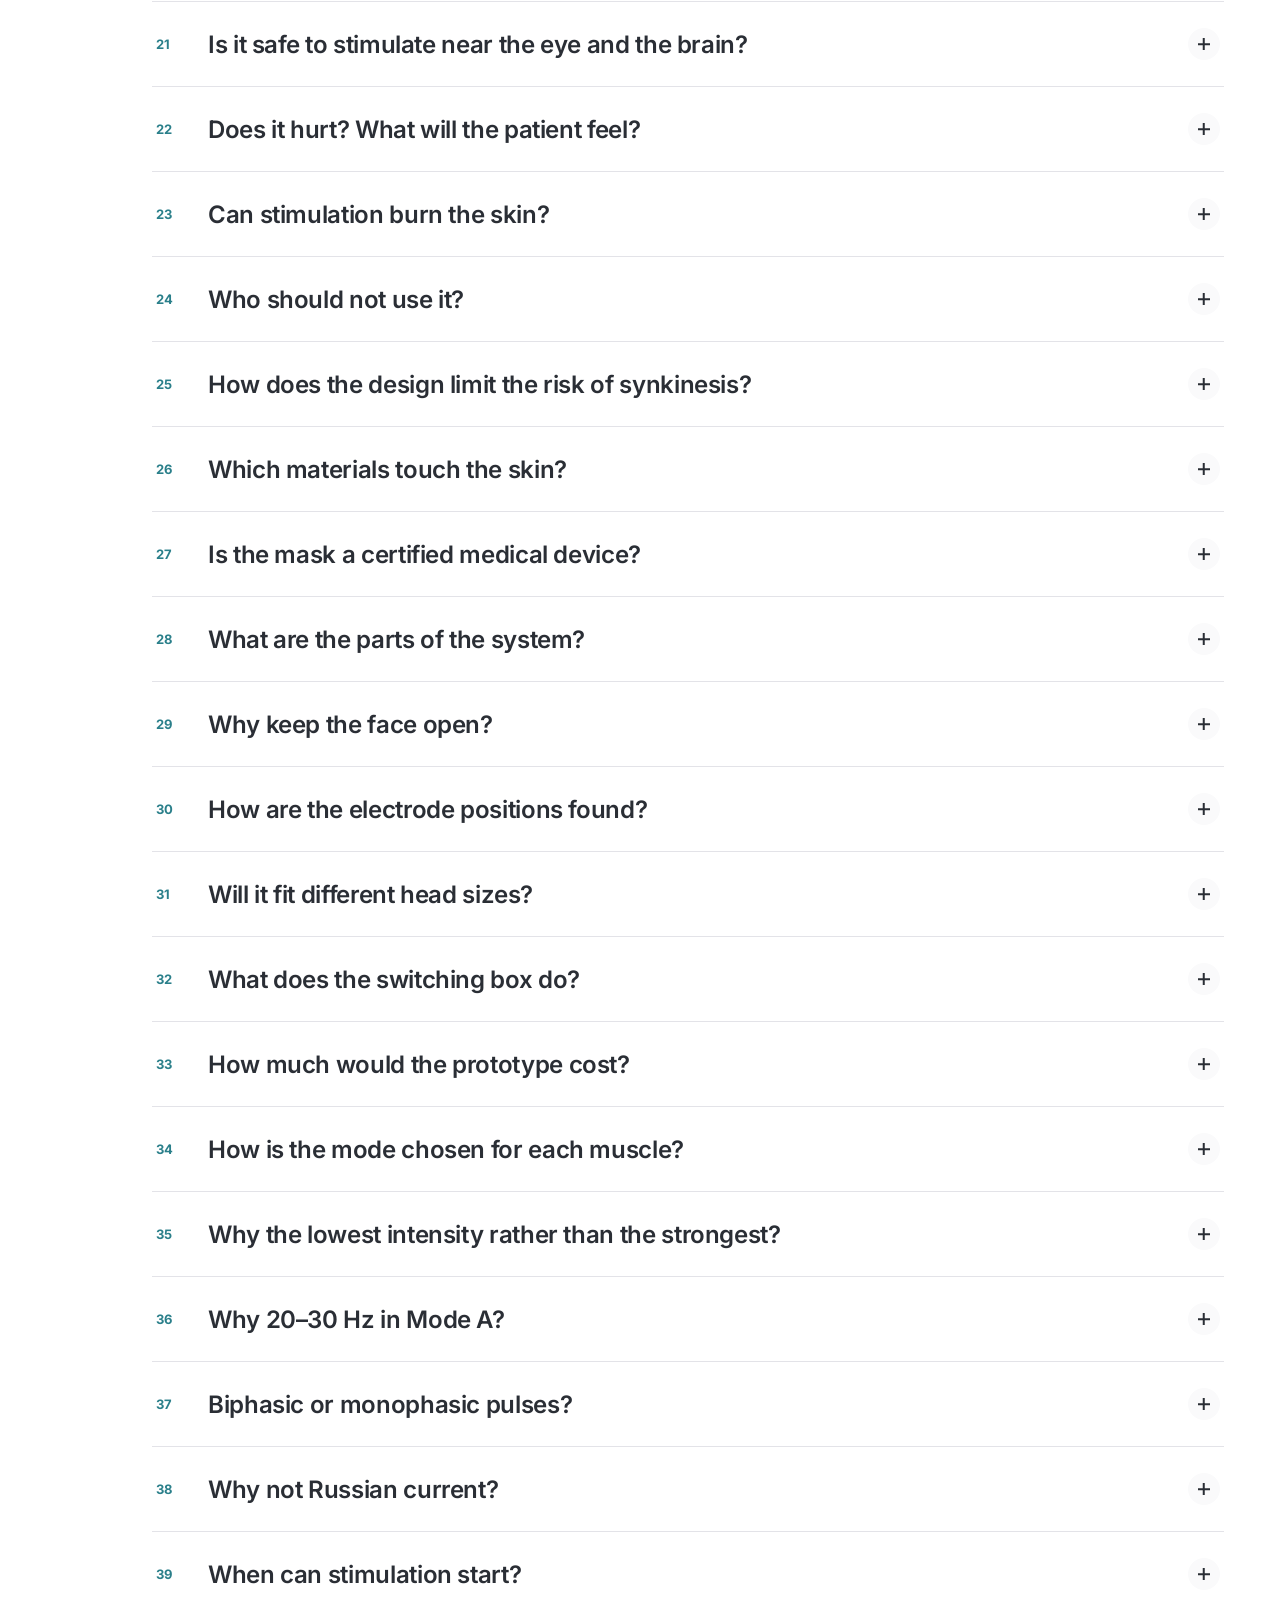
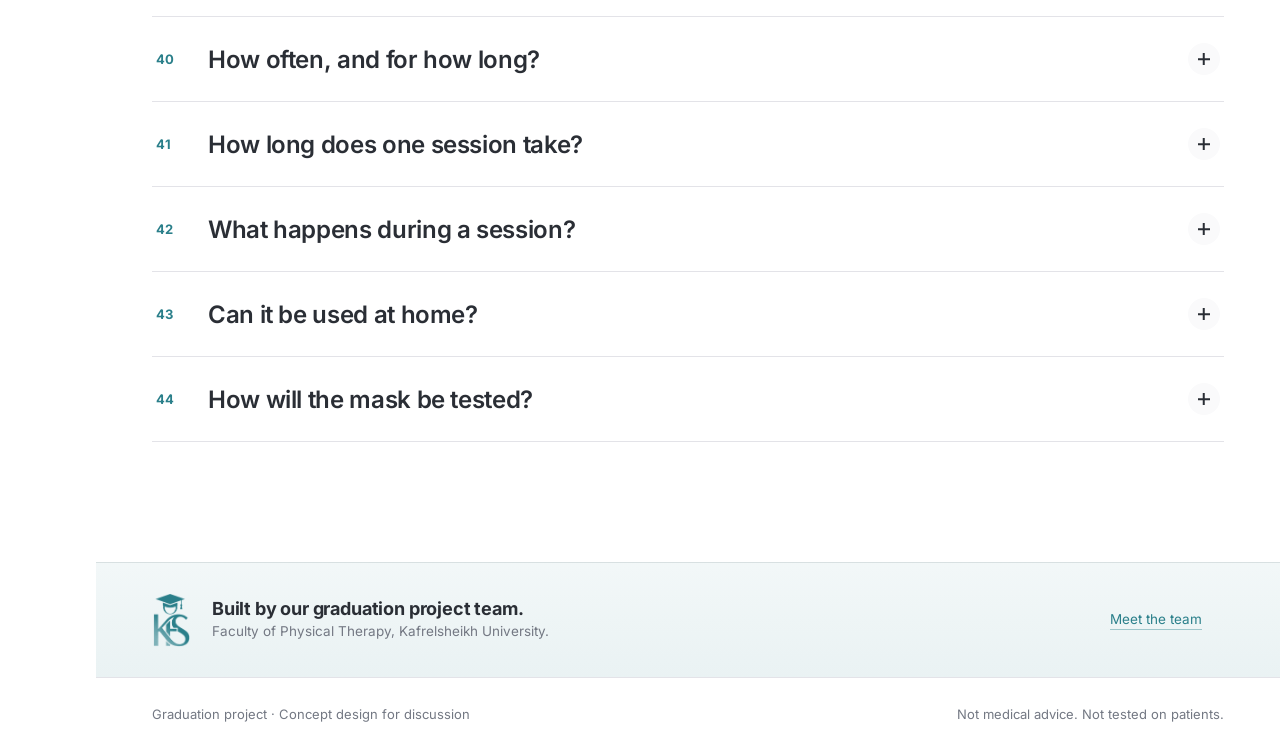
<file: evidence.html>
<!doctype html>
<html lang="en" dir="ltr">
<head>
<title>Evidence · Facial Rehabilitation Mask</title>
<meta charset="utf-8">
<meta name="viewport" content="width=device-width,initial-scale=1">
<meta name="description" content="An open-face electrical-stimulation mask for facial palsy rehabilitation — graduation project, Faculty of Physical Therapy, Kafrelsheikh University.">
<meta name="theme-color" content="#FFFFFF">
<link rel="icon" type="image/png" sizes="64x64" href="assets/favicon.png?v=a476ad0a67">
<link rel="apple-touch-icon" href="assets/apple-touch-icon.png?v=b7cd9663cc">
<link rel="preload" href="assets/fonts/inter-latin-400-normal.woff2" as="font" type="font/woff2" crossorigin>
<link rel="stylesheet" href="assets/site.css?v=b1583a740e">

</head>
<body>
<main id="main">
<section class="phero"><div class="wrap">
  <p class="eyebrow rv" data-i="hE"></p>
  <h1 class="rv" data-i="hT"></h1>
  <p class="lede rv" data-i="hL"></p>
</div></section>

<section style="padding-bottom:96px"><div class="wrap">
  <div class="acc rv">
    <details open><summary><span data-i="q1"></span><i aria-hidden="true"></i></summary><div class="body" data-i="a1"></div></details>
    <details><summary><span data-i="q2"></span><i aria-hidden="true"></i></summary><div class="body"><div data-i="a2"></div>
      <div class="ci"><svg viewBox="0 0 600 110" direction="ltr" data-scale="log" role="img" aria-label="Risk ratio 0.65, 95% confidence interval 0.48 to 0.88">
        <line x1="40" y1="60" x2="560" y2="60" stroke="var(--line)"/>
        <line x1="300" y1="22" x2="300" y2="84" stroke="var(--ink2)" stroke-dasharray="3 4"/>
        <g id="ciBar"><line x1="125" y1="50" x2="270" y2="50" stroke="var(--teal)" stroke-width="3" stroke-linecap="round"/><rect x="190" y="43" width="14" height="14" fill="var(--teal)"/></g>
        <text x="304" y="100" text-anchor="start" font-size="12" fill="var(--ink2)">1.0</text>
        <text x="125" y="100" text-anchor="middle" font-size="12" fill="var(--ink2)">0.48</text>
        <text x="266" y="100" text-anchor="end" font-size="12" fill="var(--ink2)">0.88</text>
        <text x="197" y="34" text-anchor="middle" font-size="13" font-weight="600" fill="var(--ink)">RR 0.65</text>
        <text x="60" y="22" font-size="12" fill="var(--ink2)" id="ciL"></text><text x="540" y="22" font-size="12" text-anchor="end" fill="var(--ink2)" id="ciR"></text>
      </svg><div class="cap" data-i="ciCap"></div></div></div></details>
    <details><summary><span data-i="q3"></span><i aria-hidden="true"></i></summary><div class="body" data-i="a3"></div></details>
    <details><summary><span data-i="q4"></span><i aria-hidden="true"></i></summary><div class="body" data-i="a4"></div></details>
    <details><summary><span data-i="q5"></span><i aria-hidden="true"></i></summary><div class="body" data-i="a5"></div></details>
    <details><summary><span data-i="q6"></span><i aria-hidden="true"></i></summary><div class="body" data-i="a6"></div></details>
  </div>
  <p class="strip rv" style="margin-top:40px" data-i="more"></p>
</div></section>

<section class="sec alt" id="refs"><div class="wrap">
  <p class="eyebrow" data-i="rE"></p>
  <h2 class="sec-h" data-i="rT"></h2>
  <p class="sec-p" data-i="rP" style="margin-bottom:32px"></p>
  <div class="rfind"><svg viewBox="0 0 24 24" aria-hidden="true"><circle cx="11" cy="11" r="6.5"/><path d="M16 16l4.5 4.5"/></svg><input id="rq" type="search" autocomplete="off" data-ia="placeholder:rQ" aria-label="Search references"><span id="rn" class="num"></span></div>
  <ol class="refs" id="reflist"></ol>
  <p class="note ltr" id="stdnote" style="margin-top:20px;text-align:left"></p>
</div></section>

<section class="sec faqx" id="faq"><div class="wrap">
  <p class="eyebrow rv" data-i="fxE"></p>
  <h2 class="sec-h rv" data-i="fxT"></h2>
  <p class="fxlede rv" data-i="fxP"></p>
  <div class="fxbar rv">
    <div class="fxchips" id="fxchips" role="group"></div>
    <div class="rfind fxfind"><svg viewBox="0 0 24 24" aria-hidden="true"><circle cx="11" cy="11" r="6.5"/><path d="M16 16l4.5 4.5"/></svg><input id="fxq" type="search" autocomplete="off" data-ia="placeholder:fxQ" aria-label="Search questions"><span id="fxn" class="num"></span></div>
  </div>
  <div class="acc fxlist" id="fxlist"></div>
  <p class="fxnone" id="fxnone" hidden data-i="fxN"></p>
</div></section>
</main>
<script type="module">
import { initSite, $, $$, cite } from './assets/site.js?v=7d9ad74aff';
import { FAQ, CATS } from './assets/faq.js?v=0c6b5a0428';
import { REFS, STD } from './assets/refs.js?v=85aacf6437';
const esc = s => s.replace(/&/g, '&amp;').replace(/</g, '&lt;');
const fmtRef = (r, i) => {
  const urlM = r.match(/https?:\/\/[^\s]+[^\s.,;)]/); const url = urlM ? urlM[0] : '';
  let body = url ? r.replace(url, '').replace(/\s+$/, '') : r;
  const m = body.match(/^(.*?)\s\((\d{4}[a-z]?|n\.d\.)\)\.\s(.*)$/);
  const host = url ? (url.includes('doi.org') ? 'DOI' : new URL(url).hostname.replace(/^www\./, '')) : '';
  const link = url ? ` <a class="rl" href="${url}" target="_blank" rel="noopener">${host} ↗</a>` : '';
  const inner = m ? `<span class="ra">${esc(m[1])}</span><span class="ry num">${m[2]}</span><span class="rt">${esc(m[3])}${link}</span>` : `<span class="rt">${esc(body)}${link}</span>`;
  return `<li id="r-${i + 1}" data-q="${esc(r.toLowerCase())}"><b class="rnum num">${i + 1}</b><div>${inner}</div></li>`;
};
$('#reflist').innerHTML = REFS.map(fmtRef).join('');
const rq = $('#rq'), rn = $('#rn'), items = [...document.querySelectorAll('#reflist li')];
const filt = () => { const q = rq.value.trim().toLowerCase(); let n = 0; items.forEach(li => { const ok = !q || li.dataset.q.includes(q); li.hidden = !ok; n += ok; }); rn.textContent = q ? n + ' / ' + items.length : items.length; };
rq.addEventListener('input', filt); filt();
document.querySelectorAll('.acc:not(.fxlist) summary').forEach((s, i) => s.insertAdjacentHTML('afterbegin', `<b class="qn num">${String(i + 1).padStart(2, '0')}</b>`));
$('#stdnote').textContent = STD;
const T = {
 en: {
  hE: 'Evidence', hT: 'What the studies say.', hL: 'Plain answers to the main questions, drawn from the project report. Each number links to its source at the bottom of the page.',
  q1: 'What is facial palsy?',
  a1: '<p>Peripheral facial palsy is weakness or paralysis of the muscles of facial expression, caused by damage to the facial nerve (cranial nerve VII) or its branches [[DiPietro2023,Pauna2024]]. Bell’s palsy, which has no identified cause, is the most common form [[Hohman2014,DiPietro2023]]. Reported incidence ranges from about 7 to 40 cases per 100,000 people per year [[Heckmann2019]].</p><p>Most people with Bell’s palsy improve within two to three weeks and recover fully by three to four months. About <strong>30% do not recover fully</strong> and may develop contracture or synkinesis — unwanted movement of one part of the face when another part moves, caused by nerve fibres regrowing to the wrong muscles [[Pauna2024]]. Recovery is slower and less complete when the nerve fibres themselves are damaged [[Kurz2022]]. These are the people for whom rehabilitation matters most.</p>',
  q2: 'Does electrical stimulation help?',
  a2: '<p><strong>The evidence is mixed.</strong> None of the guidelines in our evidence base recommends electrical stimulation; two advise against it [[deAlmeida2014,Pauna2024]], and the newest does not address it [[Lee2026]].</p><p>The electrotherapy textbook counts seven controlled trials in Bell’s palsy: five found a weak benefit and two found neither benefit nor harm, with small samples and variable parameters [[Cameron2023a]]. A 2020 review reported improvement when stimulation was combined with other treatments [[Burelo2020]]. A 2026 meta-analysis found that stimulation started within seven days reduced the risk of incomplete recovery — but 13 of its 14 trials used electroacupuncture, so the result does not transfer directly to the surface stimulation this mask would deliver [[Choi2026]].</p>',
  ciL: 'favours stimulation', ciR: 'favours usual care',
  ciCap: 'Risk of incomplete recovery, add-on stimulation vs usual care: risk ratio 0.65 (95% CI 0.48–0.88), moderate certainty [[Choi2026]]. Values below 1 favour stimulation.',
  q3: 'Can stimulation cause synkinesis?',
  a3: '<p>It is a known concern. Stimulation could reinforce misdirected nerve regrowth, which is why selective, well-controlled stimulation and monitoring for synkinesis matter [[Yoo2023]].</p><p>A 2026 review of six studies found that stimulation appeared to help overall facial function <strong>without significant extra risk of synkinesis</strong>, while calling for more research [[Eberly2026]]. In contrast, a 2026 cohort of 317 patients with severe Bell’s palsy who developed synkinesis linked <strong>non-selective</strong> stimulation with higher synkinesis scores, most of all when it was started in the acute phase [[Jung2026]].</p>',
  q4: 'How does it compare with exercise and acupuncture?',
  a4: '<p><strong>Exercise has the more consistent evidence.</strong> A Cochrane review found low-quality evidence that tailored facial exercises help [[Teixeira2011]]; a 2022 update added seven trials, and all four high-quality ones were positive [[Khan2022]]. In the analyses behind the 2026 Korean guideline, facial rehabilitation raised the Sunnybrook score by about 11.9 points, above the 10-point minimal clinically important difference [[Lee2026]].</p><p>Acupuncture has many reviews, but of low quality: of 17 systematic reviews, 14 were rated very low and 3 low [[Huang2025]], and neither the American nor the Brazilian guideline recommends it [[Baugh2013,Pauna2024]].</p><p>That is why the mask is designed to <strong>add to</strong> exercise therapy, not replace it.</p>',
  q5: 'How many contractions, and in what order?',
  a5: '<p>In the project, muscles are stimulated one at a time, and <strong>all contractions for one muscle are completed before the next muscle starts</strong>. The number is set by the clinician. Published Bell’s palsy studies used:</p><ul><li>3 sets of 30 minimal contractions per muscle [[Tuncay2015,Ray2025]]</li><li>5 strong contractions per muscle [[DiPietro2023]]</li><li>10 contractions per muscle, one muscle at a time — a trial protocol that has not yet reported results [[Loyo2020]]</li></ul><p>No study has compared this order with moving to the next muscle after each contraction, so the order is a design choice still to be evaluated. Each contraction ramps up, holds and ramps down — ramps help to prevent pain [[Nussbaum2017]].</p>',
  q6: 'Has the mask been tested?',
  a6: '<p><strong>Not yet.</strong> The project covers the evidence review, the design requirements and a concept design. No bench or clinical testing has been done. Any study on volunteers or patients would need ethics approval and clinical supervision, and the device is meant as a rehabilitation aid used under a clinician’s control, alongside medical treatment and exercise therapy.</p>',
  more: 'Want the full detail — stimulation parameters, safety and the verification plan? Read the two papers on the Papers page.',
  fxE: 'More questions', fxT: 'Everything people ask.', fxP: 'Short answers on the condition, the evidence, safety, the mask, its settings and the sessions — each one from the project report, with its sources.', fxQ: 'Search the questions', fxN: 'No question matches. Try another word.',
  rQ: 'Search authors, titles or years', rE: 'Sources', rT: 'References', rP: 'The complete reference list of the project report — 113 sources, in alphabetical order. Numbers on this site point to this list.',
 },
 ar: {
  hE: 'الأدلة', hT: 'ماذا تقول الدراسات؟', hL: 'إجابات مبسّطة عن الأسئلة الأساسية، مأخوذة من تقرير المشروع. كل رقم يقودك إلى مصدره في أسفل الصفحة.',
  q1: 'ما هو شلل الوجه؟',
  a1: '<p>شلل الوجه الطرفي هو ضعف أو شلل في عضلات تعبيرات الوجه، سببه إصابة العصب الوجهي (العصب القحفي السابع) أو فروعه [[DiPietro2023,Pauna2024]]. وشلل بِل، الذي لا يُعرف له سبب محدد، هو أكثر أنواعه شيوعًا [[Hohman2014,DiPietro2023]]. وتتراوح الإصابات الجديدة المسجّلة بين نحو 7 و40 حالة لكل 100,000 شخص سنويًا [[Heckmann2019]].</p><p>معظم مرضى شلل بِل يتحسنون خلال أسبوعين إلى ثلاثة، ويتعافون تمامًا خلال ثلاثة إلى أربعة أشهر. لكن <strong>نحو 30% لا يتعافون تمامًا</strong>، وقد تظهر لديهم تقلصات أو حركات مصاحبة (synkinesis)، أي أن يتحرك جزء من الوجه دون إرادة عند تحريك جزء آخر، لأن الألياف العصبية تنمو من جديد نحو عضلات خاطئة [[Pauna2024]]. ويكون التعافي أبطأ وأقل اكتمالًا عندما تتضرر الألياف العصبية نفسها [[Kurz2022]]. وهؤلاء هم أكثر من يحتاج إلى التأهيل.</p>',
  q2: 'هل يفيد التحفيز الكهربائي؟',
  a2: '<p><strong>الأدلة متباينة.</strong> لا يوصي أيٌّ من الأدلة الإرشادية التي راجعناها بالتحفيز الكهربائي، واثنان منها ينصحان بعدم استخدامه [[deAlmeida2014,Pauna2024]]، وأحدثها لا يتناوله [[Lee2026]].</p><p>يذكر كتاب العلاج الكهربائي سبع تجارب مضبوطة في شلل بِل: خمس وجدت فائدة ضعيفة، واثنتان لم تجدا فائدة ولا ضررًا، مع عيّنات صغيرة ومعاملات متفاوتة [[Cameron2023a]]. ووجدت مراجعة عام 2020 تحسنًا عند الجمع بين التحفيز وعلاجات أخرى [[Burelo2020]]. ووجد تحليل تجميعي عام 2026 أن التحفيز الذي يبدأ خلال سبعة أيام قلّل خطر عدم التعافي الكامل، لكن 13 من تجاربه الأربع عشرة استخدمت الوخز بالإبر الكهربائي، فلا تنطبق النتيجة مباشرة على التحفيز السطحي الذي سيقدّمه هذا القناع [[Choi2026]].</p>',
  ciL: 'لصالح التحفيز', ciR: 'لصالح الرعاية المعتادة',
  ciCap: 'خطر عدم التعافي الكامل، التحفيز الإضافي مقابل الرعاية المعتادة: نسبة الخطر 0.65 (فاصل الثقة 95%: 0.48–0.88)، بدرجة يقين متوسطة [[Choi2026]]. القيم الأقل من 1 لصالح التحفيز.',
  q3: 'هل يمكن أن يسبب التحفيز حركات مصاحبة (synkinesis)؟',
  a3: '<p>هذا قلق معروف. قد يعزّز التحفيز نموّ الألياف العصبية في الاتجاه الخاطئ، ولذلك يهمّ أن يكون التحفيز انتقائيًا ومضبوطًا، مع متابعة ظهور الحركات المصاحبة [[Yoo2023]].</p><p>وجدت مراجعة عام 2026 لست دراسات أن التحفيز بدا مفيدًا لوظيفة الوجه عمومًا <strong>دون خطر إضافي واضح للحركات المصاحبة</strong>، مع الدعوة إلى مزيد من البحث [[Eberly2026]]. وفي المقابل، ربطت دراسة أترابية عام 2026 شملت 317 مريضًا بشلل بِل الشديد ظهرت لديهم حركات مصاحبة بين التحفيز <strong>غير الانتقائي</strong> وارتفاع درجات الحركات المصاحبة، وخاصة عند بدئه في المرحلة الحادة [[Jung2026]].</p>',
  q4: 'كيف يُقارن بالتمارين والوخز بالإبر؟',
  a4: '<p><strong>أدلة التمارين أكثر اتساقًا.</strong> وجدت مراجعة كوكرين أدلة منخفضة الجودة على فائدة تمارين الوجه المصمّمة لكل مريض [[Teixeira2011]]، وأضاف تحديث عام 2022 سبع تجارب، كانت الأربع عالية الجودة منها إيجابية [[Khan2022]]. وفي التحليلات التي بُني عليها الدليل الكوري لعام 2026، رفع تأهيل الوجه درجة Sunnybrook بنحو 11.9 نقطة، وهو أعلى من الحد الأدنى للفرق المهم سريريًا وهو 10 نقاط [[Lee2026]].</p><p>أما الوخز بالإبر فله مراجعات كثيرة لكن جودتها منخفضة: من 17 مراجعة منهجية، قُيّمت 14 بجودة منخفضة جدًا و3 بجودة منخفضة [[Huang2025]]، ولا يوصي به الدليل الأمريكي ولا البرازيلي [[Baugh2013,Pauna2024]].</p><p>ولهذا صُمّم القناع ليكون <strong>إضافة إلى</strong> العلاج بالتمارين، لا بديلًا عنه.</p>',
  q5: 'كم انقباضة، وبأي ترتيب؟',
  a5: '<p>في المشروع تُحفَّز العضلات واحدة تلو الأخرى، <strong>وتكتمل كل انقباضات العضلة قبل أن تبدأ العضلة التالية</strong>. ويحدّد المعالج العدد. استخدمت دراسات شلل بِل المنشورة:</p><ul><li>3 مجموعات من 30 انقباضة بسيطة لكل عضلة [[Tuncay2015,Ray2025]]</li><li>5 انقباضات قوية لكل عضلة [[DiPietro2023]]</li><li>10 انقباضات لكل عضلة، عضلة واحدة في كل مرة، في بروتوكول تجربة لم تُنشر نتائجه بعد [[Loyo2020]]</li></ul><p>لم تقارن أي دراسة هذا الترتيب بالانتقال إلى العضلة التالية بعد كل انقباضة، فالترتيب اختيار تصميمي ما زال يحتاج تقييمًا. وكل انقباضة تبدأ بصعود تدريجي ثم ثبات ثم نزول، والصعود التدريجي يساعد على تجنّب الألم [[Nussbaum2017]].</p>',
  q6: 'هل جُرِّب القناع؟',
  a6: '<p><strong>ليس بعد.</strong> يشمل المشروع مراجعة الأدلة ومتطلبات التصميم وتصميمًا تصوّريًا، ولم تُجرَ أي اختبارات معملية أو سريرية. وأي دراسة على متطوعين أو مرضى تحتاج موافقة لجنة أخلاقيات وإشرافًا سريريًا، والجهاز مقصود به أن يكون وسيلة مساعدة في التأهيل تحت إشراف المعالج، إلى جانب العلاج الطبي والتمارين.</p>',
  more: 'تريد التفاصيل الكاملة، من معاملات التحفيز والسلامة إلى خطة التحقق؟ اقرأ البحثين في صفحة الأبحاث.',
  fxE: 'أسئلة أخرى', fxT: 'كل ما يُسأل عنه.', fxP: 'إجابات قصيرة عن الحالة والأدلة والسلامة والقناع وإعداداته والجلسات، كلها من تقرير المشروع مع مصادرها.', fxQ: 'ابحث في الأسئلة', fxN: 'لا يوجد سؤال مطابق. جرّب كلمة أخرى.',
  rQ: 'ابحث بالمؤلف أو العنوان أو السنة', rE: 'المصادر', rT: 'المراجع', rP: 'قائمة المراجع الكاملة لتقرير المشروع: 113 مصدرًا مرتّبة أبجديًا. الأرقام في الموقع تشير إلى هذه القائمة.',
 },
};
// ---- more questions: category chips + search over a long list ----
const base = document.querySelectorAll('.acc:not(.fxlist) details').length;
let fxCat = 'all', fxL = 'en';
const plain = h => h.replace(/\[\[[^\]]*\]\]/g, '').replace(/<[^>]+>/g, ' ').toLowerCase();
function fxRender() {
  const list = FAQ[fxL], C = CATS[fxL], cats = ['all', ...new Set(list.map(q => q[0]))];
  $('#fxchips').innerHTML = cats.map(c => `<button type="button" data-c="${c}" aria-pressed="${c === fxCat}">${C[c]}<span class="num">${c === 'all' ? list.length : list.filter(q => q[0] === c).length}</span></button>`).join('');
  $('#fxlist').innerHTML = list.map(([c, q, a], i) => `<details data-c="${c}" data-q="${plain(q + ' ' + a).replace(/"/g, '')}"><summary><b class="qn num">${String(base + i + 1).padStart(2, '0')}</b><span>${q}</span><i aria-hidden="true"></i></summary><div class="body"><span class="fxtag">${C[c]}</span>${cite(a)}</div></details>`).join('');
  if (fxL === 'ar') isolateLatin($('#fxlist'));
  $$('#fxchips button').forEach(b => b.onclick = () => { fxCat = b.dataset.c; $$('#fxchips button').forEach(x => x.setAttribute('aria-pressed', x === b)); fxFilter(); });
  fxFilter();
}
// keep English terms (and their brackets) in their own direction inside Arabic text
function isolateLatin(root) {
  const w = document.createTreeWalker(root, NodeFilter.SHOW_TEXT), nodes = [];
  while (w.nextNode()) { const n = w.currentNode; if (/[A-Za-z]/.test(n.nodeValue) && !n.parentElement.closest('sup,bdi,.qn')) nodes.push(n); }
  for (const n of nodes) {
    const parts = n.nodeValue.split(/([A-Za-z][A-Za-z0-9.\/\- ]*[A-Za-z0-9.]|[A-Za-z])/);
    if (parts.length < 2) continue;
    const f = document.createDocumentFragment();
    parts.forEach((p, i) => { if (i % 2) { const b = document.createElement('bdi'); b.textContent = p; f.appendChild(b); } else if (p) f.appendChild(document.createTextNode(p)); });
    n.replaceWith(f);
  }
}
function fxFilter() {
  const q = $('#fxq').value.trim().toLowerCase(); let n = 0;
  $$('#fxlist details').forEach(d => { const ok = (fxCat === 'all' || d.dataset.c === fxCat) && (!q || d.dataset.q.includes(q)); d.hidden = !ok; n += ok; });
  $('#fxn').textContent = n; $('#fxnone').hidden = n > 0;
}
$('#fxq').addEventListener('input', fxFilter);
initSite({ page: 'evidence', T, onLang: (l, t) => { $('#ciL').textContent = t.ciL; $('#ciR').textContent = t.ciR; fxL = l; fxRender(); } });
// animate the CI bar when the answer opens
document.querySelectorAll('.acc details').forEach(d => d.addEventListener('toggle', () => { if (d.open) { const g = d.querySelector('#ciBar'); if (g) { g.style.transition = 'none'; g.style.opacity = 0; g.style.transform = 'scaleX(.2)'; g.style.transformOrigin = '197px 50px'; requestAnimationFrame(() => { g.style.transition = 'opacity .8s, transform .9s cubic-bezier(.2,.7,.2,1)'; g.style.opacity = 1; g.style.transform = 'none'; }); } } }));
if (location.hash.startsWith('#r-')) { const li = document.querySelector(location.hash); li && li.scrollIntoView(); }
window.__done = true;
</script>
</body>
</html>
</file>
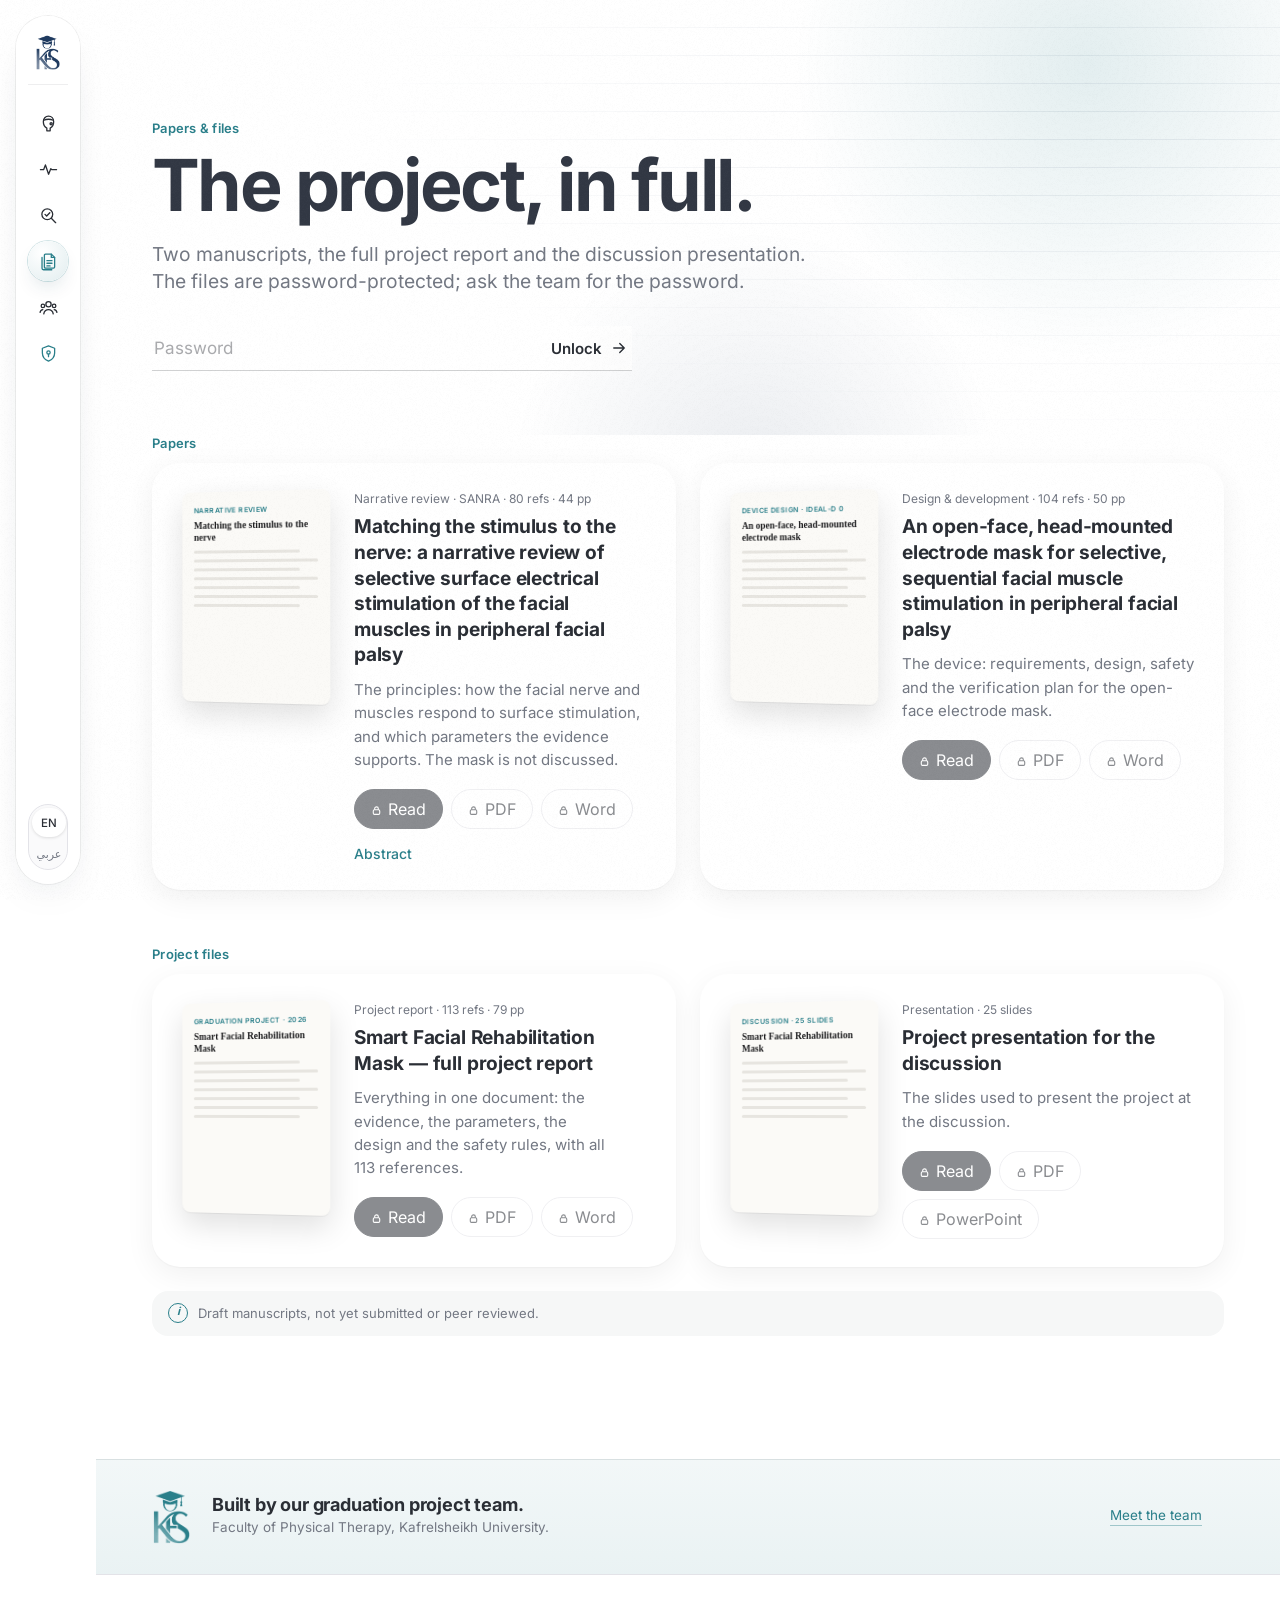
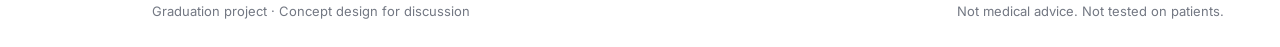
<file: papers.html>
<!doctype html>
<html lang="en" dir="ltr">
<head>
<title>Papers · Facial Rehabilitation Mask</title>
<meta charset="utf-8">
<meta name="viewport" content="width=device-width,initial-scale=1">
<meta name="description" content="An open-face electrical-stimulation mask for facial palsy rehabilitation — graduation project, Faculty of Physical Therapy, Kafrelsheikh University.">
<meta name="theme-color" content="#FFFFFF">
<link rel="icon" type="image/png" sizes="64x64" href="assets/favicon.png">
<link rel="apple-touch-icon" href="assets/apple-touch-icon.png">
<link rel="preload" href="assets/fonts/inter-latin-400-normal.woff2" as="font" type="font/woff2" crossorigin>
<link rel="stylesheet" href="assets/site.css">

</head>
<body>
<main id="main">
<section class="phero"><div class="wrap">
  <p class="eyebrow rv" data-i="paE"></p>
  <h1 class="rv" data-i="paT"></h1>
  <p class="lede rv" data-i="paP"></p>
  <div class="lockbox inhero rv" id="lockbox">
    <form class="lk-form" id="lkForm" autocomplete="off"><input id="pw" type="password" data-ia="placeholder:lkPh" aria-label="Password" autocomplete="off" spellcheck="false"><button type="submit" id="lkBtn"><span data-i="lkGo"></span><svg viewBox="0 0 24 24" aria-hidden="true"><path d="M5 12h14M13 6l6 6-6 6"/></svg></button></form>
    <p class="lk-msg" id="lkMsg" role="status"></p>
    <button class="lk-out" id="lkOut" type="button" data-i="lkOut"></button>
  </div>
</div></section>
<section style="padding-bottom:110px"><div class="wrap">
  <p class="eyebrow rv" data-i="gPap"></p>
  <div class="papers">
    <article class="card paper rv">
      <div class="pcover" aria-hidden="true"><small>Narrative review</small><b>Matching the stimulus to the nerve</b><i></i><i></i><i></i><i></i><i></i><i></i><i></i></div>
      <div><p class="pmeta ltr">Narrative review · SANRA · 80 refs · 44 pp</p>
      <h3 class="ltr" style="text-align:start">Matching the stimulus to the nerve: a narrative review of selective surface electrical stimulation of the facial muscles in peripheral facial palsy</h3>
      <p class="d" data-i="p1d"></p>
      <div class="pbtns"><button class="pri fb" data-f="paper1.pdf" data-act="read"><span data-i="vPdf"></span></button><button class="dl fb" data-f="paper1.pdf" data-act="dl"><span data-i="dPdf"></span></button><button class="dl fb" data-f="paper1.docx" data-act="dl"><span data-i="dDoc"></span></button></div>
      <details class="abs"><summary data-i="absS"></summary><div class="ab"><p><b>Background.</b> Electrical stimulation (ES) of the facial muscles has been used in peripheral facial palsy for decades, yet guidelines do not recommend it and published protocols vary widely. Much of the disagreement may reflect how stimulation was applied rather than whether it can work.</p><p><b>Objective.</b> To summarise the evidence on the effectiveness and safety of facial ES and to derive, from the same evidence, the principles and starting parameters of a selective, nerve-status-matched approach.</p><p><b>Methods.</b> Narrative review following the SANRA criteria. Guidelines, systematic reviews, clinical, cohort, laboratory and anatomical studies, textbooks and regulatory documents were identified from database searches and citation tracking, appraised for design, quality and relevance, and synthesised narratively; the authors&#x27; inferences are labelled.</p><p><b>Results.</b> A 2026 meta-analysis found moderate-certainty evidence that add-on ES started within seven days reduces incomplete recovery in Bell&#x27;s palsy (risk ratio 0.65, 95% CI 0.48–0.88), but 13 of its 14 trials used electroacupuncture. Randomised trials of surface stimulation are few and conflicting, and no guideline recommends ES. Studies have not consistently shown more synkinesis, although a retrospective cohort associated intensive, non-selective acute-phase stimulation with more synkinesis. Innervated muscle responds to short pulses (below 1 ms) through its nerve, whereas denervated muscle needs long pulses (selective responses from 25 ms). We propose two parameter sets chosen for each muscle by the clinician, stimulation of one muscle at a time through a small electrode over its motor point, the lowest intensity that contracts the target muscle only, RMS current density ≤ 2 mA/cm², and a same-side reference away from the face, anterior neck and chest.</p><p><b>Conclusions.</b> Facial ES can be justified only as a selective, supervised adjunct to medical treatment and exercise therapy. The proposed framework is derived, not tested, and needs evaluation in randomised trials that report parameters in full.</p></div></details></div>
    </article>
    <article class="card paper rv">
      <div class="pcover" aria-hidden="true"><small>Device design · IDEAL-D 0</small><b>An open-face, head-mounted electrode mask</b><i></i><i></i><i></i><i></i><i></i><i></i><i></i></div>
      <div><p class="pmeta ltr">Design &amp; development · 104 refs · 50 pp</p>
      <h3 class="ltr" style="text-align:start">An open-face, head-mounted electrode mask for selective, sequential facial muscle stimulation in peripheral facial palsy</h3>
      <p class="d" data-i="p2d"></p>
      <div class="pbtns"><button class="pri fb" data-f="paper2.pdf" data-act="read"><span data-i="vPdf"></span></button><button class="dl fb" data-f="paper2.pdf" data-act="dl"><span data-i="dPdf"></span></button><button class="dl fb" data-f="paper2.docx" data-act="dl"><span data-i="dDoc"></span></button></div></div>
    </article>
  </div>
  <p class="eyebrow rv" style="margin-top:56px" data-i="gProj"></p>
  <div class="papers">
    <article class="card paper rv">
      <div class="pcover" aria-hidden="true"><small>Graduation project · 2026</small><b>Smart Facial Rehabilitation Mask</b><i></i><i></i><i></i><i></i><i></i><i></i><i></i></div>
      <div><p class="pmeta ltr">Project report · 113 refs · 79 pp</p>
      <h3 class="ltr" style="text-align:start">Smart Facial Rehabilitation Mask — full project report</h3>
      <p class="d" data-i="rd"></p>
      <div class="pbtns"><button class="pri fb" data-f="report.pdf" data-act="read"><span data-i="vPdf"></span></button><button class="dl fb" data-f="report.pdf" data-act="dl"><span data-i="dPdf"></span></button><button class="dl fb" data-f="report.docx" data-act="dl"><span data-i="dDoc"></span></button></div></div>
    </article>
    <article class="card paper rv">
      <div class="pcover" aria-hidden="true"><small>Discussion · 25 slides</small><b>Smart Facial Rehabilitation Mask</b><i></i><i></i><i></i><i></i><i></i><i></i><i></i></div>
      <div><p class="pmeta ltr">Presentation · 25 slides</p>
      <h3 class="ltr" style="text-align:start">Project presentation for the discussion</h3>
      <p class="d" data-i="dd"></p>
      <div class="pbtns"><button class="pri fb" data-f="deck.pdf" data-act="read"><span data-i="vPdf"></span></button><button class="dl fb" data-f="deck.pdf" data-act="dl"><span data-i="dPdf"></span></button><button class="dl fb" data-f="deck.pptx" data-act="dl"><span data-i="dPpt"></span></button></div></div>
    </article>
  </div>
  <p class="pnote rv" data-i="paN"></p>
</div></section>
</main>
<script type="module">
import { initSite, $, $$ } from './assets/site.js';
const T = {
 en: { paE: 'Papers & files', paT: 'The project, in full.', paP: 'Two manuscripts, the full project report and the discussion presentation. The files are password-protected; ask the team for the password.',
  gPap: 'Papers', gProj: 'Project files',
  p1d: 'The principles: how the facial nerve and muscles respond to surface stimulation, and which parameters the evidence supports. The mask is not discussed.',
  p2d: 'The device: requirements, design, safety and the verification plan for the open-face electrode mask.',
  rd: 'Everything in one document: the evidence, the parameters, the design and the safety rules, with all 113 references.',
  dd: 'The slides used to present the project at the discussion.',
  vPdf: 'Read', dPdf: 'PDF', dDoc: 'Word', dPpt: 'PowerPoint', absS: 'Abstract',
  lkT: 'Protected files', lkP: 'Enter the password once to open or download any file on this page.', lkPh: 'Password', lkGo: 'Unlock',
  lkBad: 'That password is not right.', lkWait: 'Checking…', lkOk: 'Unlocked for this visit.', lkOut: 'Lock again', lkNeed: 'Enter the password first.', lkWork: 'Opening…',
  paN: 'Draft manuscripts, not yet submitted or peer reviewed.' },
 ar: { paE: 'الأبحاث والملفات', paT: 'المشروع كاملًا.', paP: 'بحثان، وتقرير المشروع الكامل، وعرض المناقشة. الملفات محمية بكلمة مرور؛ اطلبها من الفريق.',
  gPap: 'الأبحاث', gProj: 'ملفات المشروع',
  p1d: 'المبادئ: كيف يستجيب العصب الوجهي وعضلات الوجه للتحفيز السطحي، وما المعاملات التي تدعمها الأدلة. لا يتناول القناع.',
  p2d: 'الجهاز: المتطلبات والتصميم والسلامة وخطة التحقق لقناع الأقطاب المفتوح الوجه.',
  rd: 'كل شيء في ملف واحد: الأدلة والمعاملات والتصميم وقواعد السلامة، مع المراجع الـ113 كاملة.',
  dd: 'الشرائح المستخدمة في عرض المشروع في المناقشة.',
  vPdf: 'اقرأ', dPdf: 'PDF', dDoc: 'Word', dPpt: 'PowerPoint', absS: 'الملخّص (بالإنجليزية)',
  lkT: 'ملفات محمية', lkP: 'اكتب كلمة المرور مرة واحدة لفتح أو تنزيل أي ملف في الصفحة.', lkPh: 'كلمة المرور', lkGo: 'فتح',
  lkBad: 'كلمة المرور غير صحيحة.', lkWait: 'جارٍ التحقق…', lkOk: 'تم الفتح لهذه الزيارة.', lkOut: 'اقفل تاني', lkNeed: 'اكتب كلمة المرور الأول.', lkWork: 'جارٍ الفتح…',
  paN: 'مسوّدات لم تُقدَّم للنشر ولم تخضع للتحكيم بعد.' },
};
let t = T.en;
initSite({ page: 'papers', T, onLang: (l, tt) => { t = tt; } });

import { unlock, fileBlob } from './assets/crypt.js';
const NAMES = { 'paper1.pdf': 'Paper1_Narrative_Review.pdf', 'paper1.docx': 'Paper1_Narrative_Review.docx', 'paper2.pdf': 'Paper2_Mask_Design.pdf', 'paper2.docx': 'Paper2_Mask_Design.docx',
  'report.pdf': 'Smart_Facial_Mask_Report.pdf', 'report.docx': 'Smart_Facial_Mask_Report.docx', 'deck.pdf': 'Smart_Facial_Mask_Presentation.pdf', 'deck.pptx': 'Smart_Facial_Mask_Presentation.pptx' };
let key = null; const cache = {};
const box = $('#lockbox'), msg = $('#lkMsg'), pw = $('#pw');
const say = (k, bad) => { msg.textContent = t[k] || ''; msg.classList.toggle('bad', !!bad); };
function setLocked(l) { box.classList.toggle('open', !l); document.body.classList.toggle('unlocked', !l); }
$('#lkForm').addEventListener('submit', async e => {
  e.preventDefault(); if (!pw.value) return say('lkNeed', true);
  say('lkWait'); box.classList.add('busy');
  try { key = await unlock('papers', pw.value); pw.value = ''; setLocked(false); say('lkOk'); }
  catch (_) { say('lkBad', true); box.classList.remove('shake'); void box.offsetWidth; box.classList.add('shake'); }
  finally { box.classList.remove('busy'); }
});
$('#lkOut').onclick = () => { key = null; for (const k in cache) { URL.revokeObjectURL(cache[k]); delete cache[k]; } setLocked(true); say(''); };
let dls = null; (async () => { try { dls = await window.claude?.use?.('downloads'); } catch (e) { } })();
async function getBlob(f) { return fileBlob(key, f); }
$$('.fb').forEach(btn => btn.addEventListener('click', async () => {
  if (!key) { say('lkNeed', true); box.scrollIntoView({ behavior: 'smooth', block: 'center' }); setTimeout(() => pw.focus(), 400); return; }
  if (btn.classList.contains('busy')) return; btn.classList.add('busy');
  const f = btn.dataset.f, read = btn.dataset.act === 'read';
  const win = read && !dls ? window.open('', '_blank') : null;
  try {
    const blob = await getBlob(f);
    if (dls && !read) { await dls.save({ filename: NAMES[f], data: blob }); return; }
    const url = cache[f] || (cache[f] = URL.createObjectURL(blob));
    if (read && win) { win.location.href = url; return; }
    const a = document.createElement('a'); a.href = url; if (!read) a.download = NAMES[f]; else a.target = '_blank'; document.body.append(a); a.click(); a.remove();
  } catch (e) { if (win) win.close(); console.warn(e); }
  finally { btn.classList.remove('busy'); }
}));
window.__done = true;
</script>
</body>
</html>
</file>
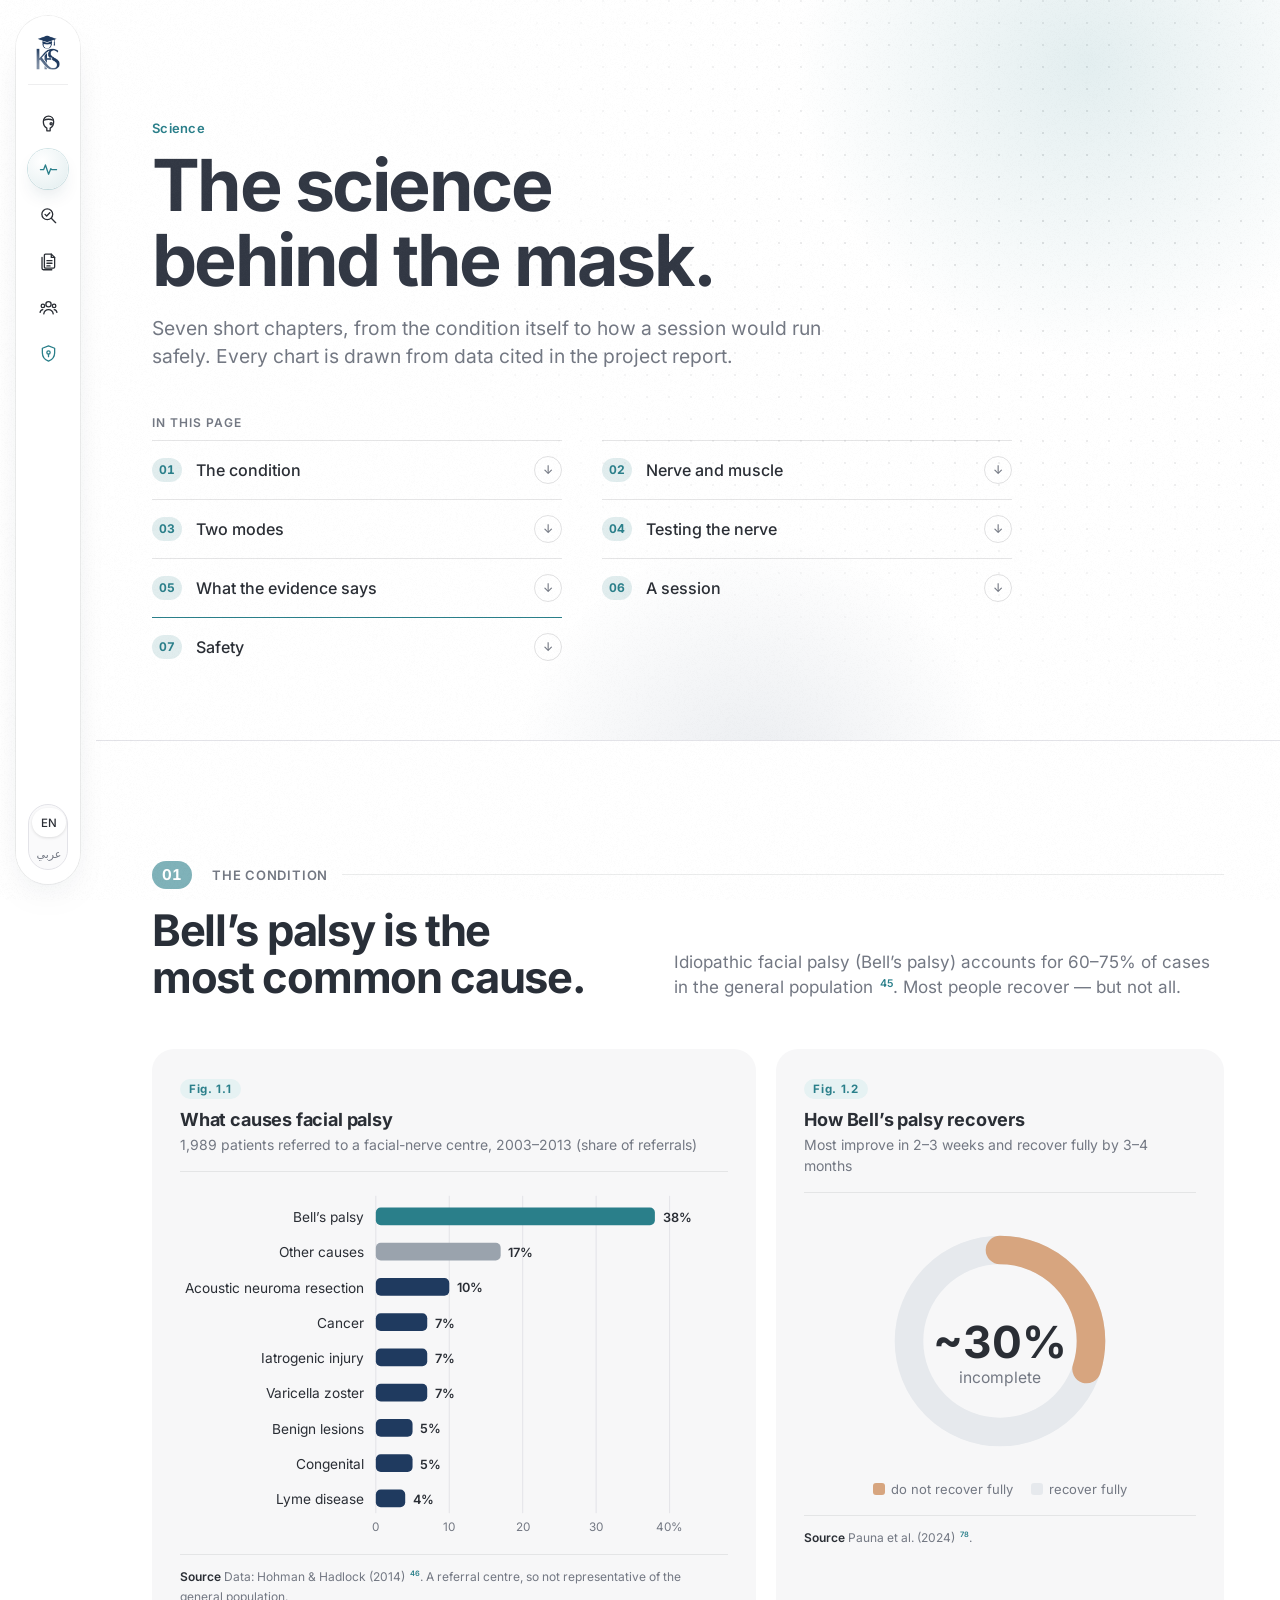
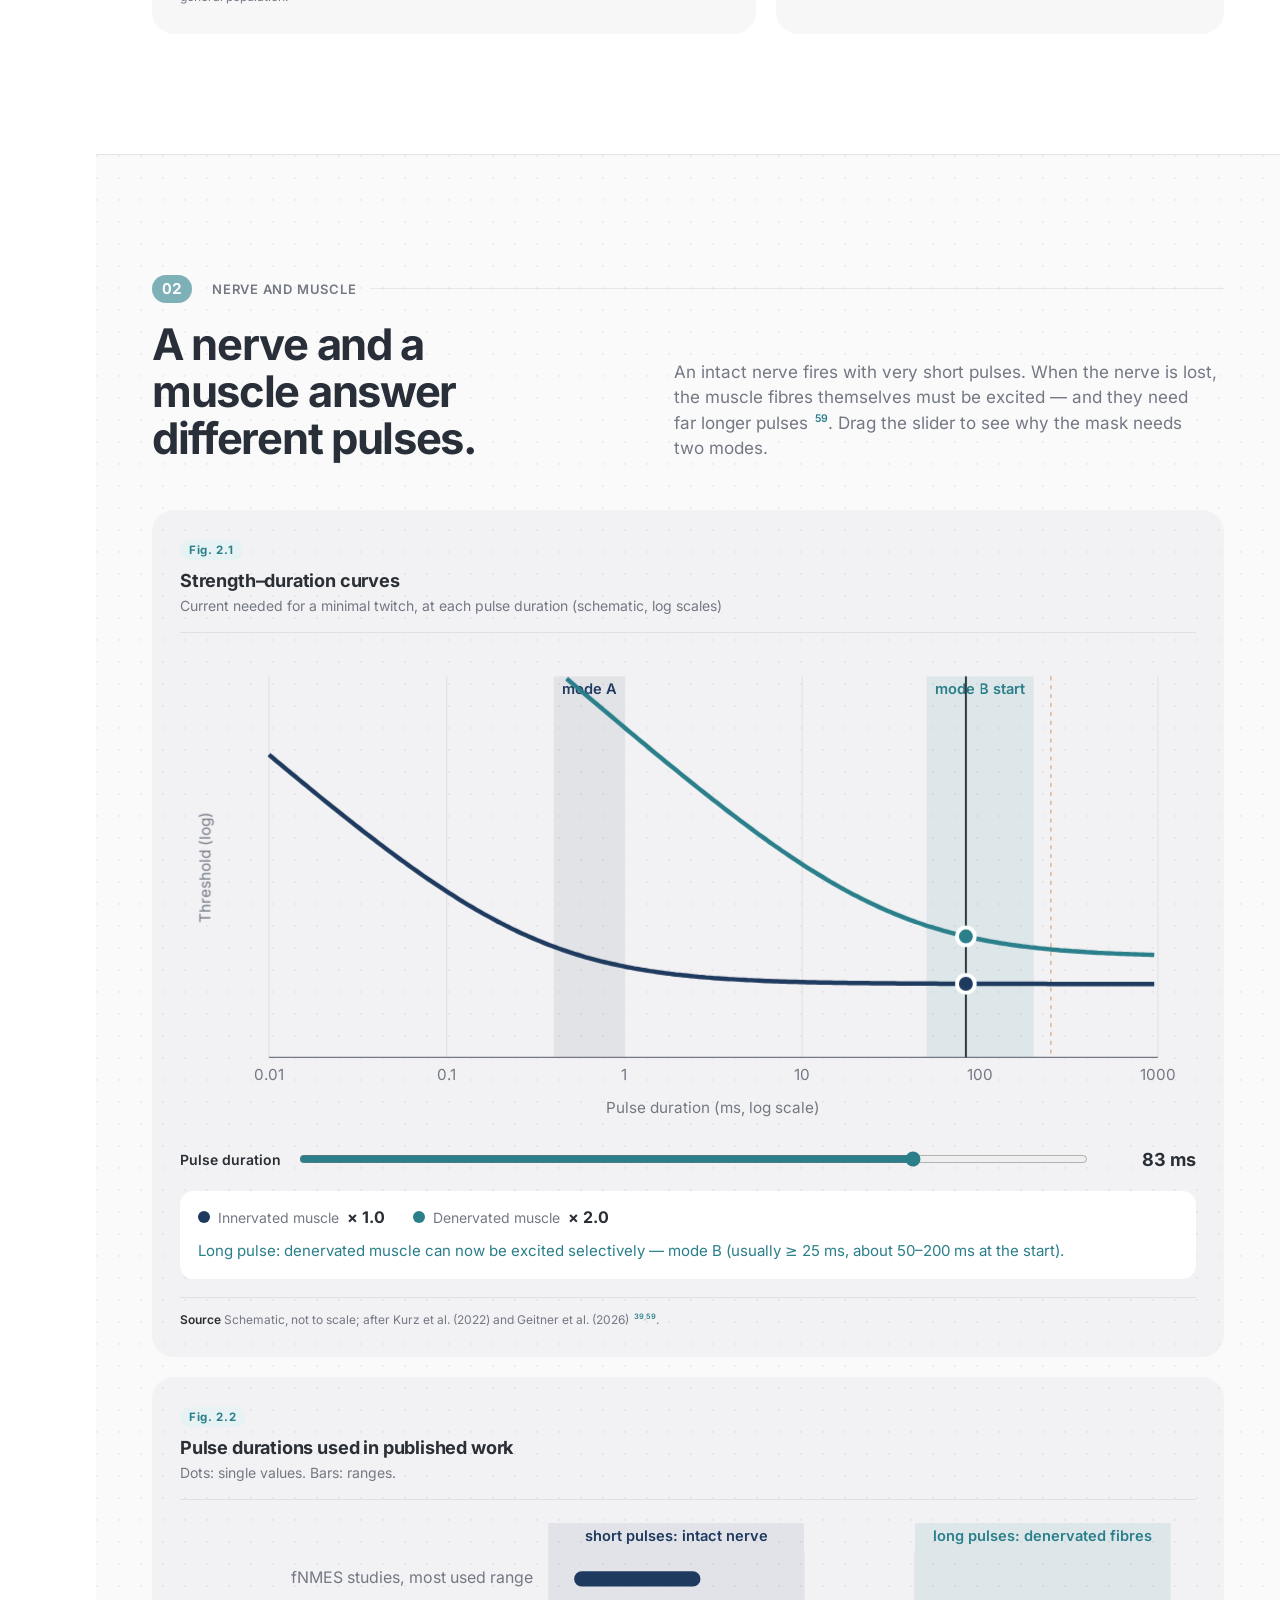
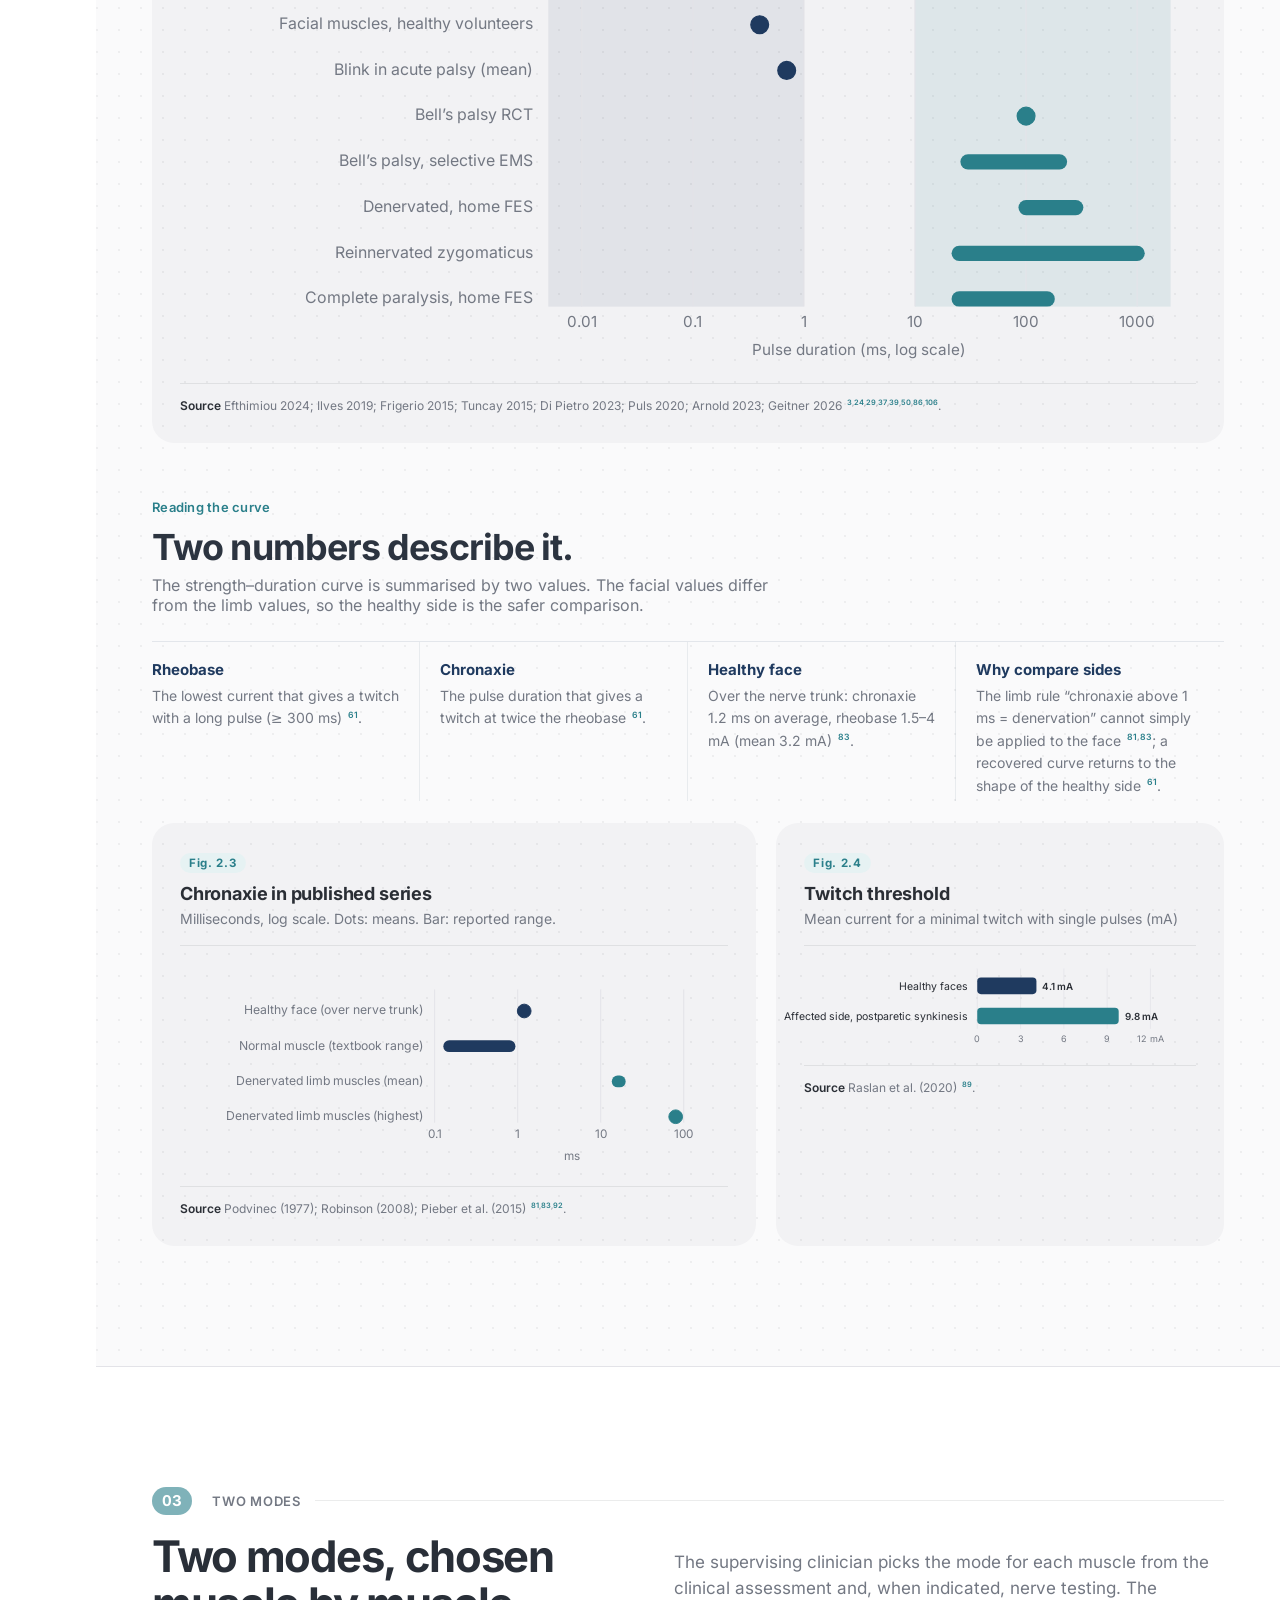
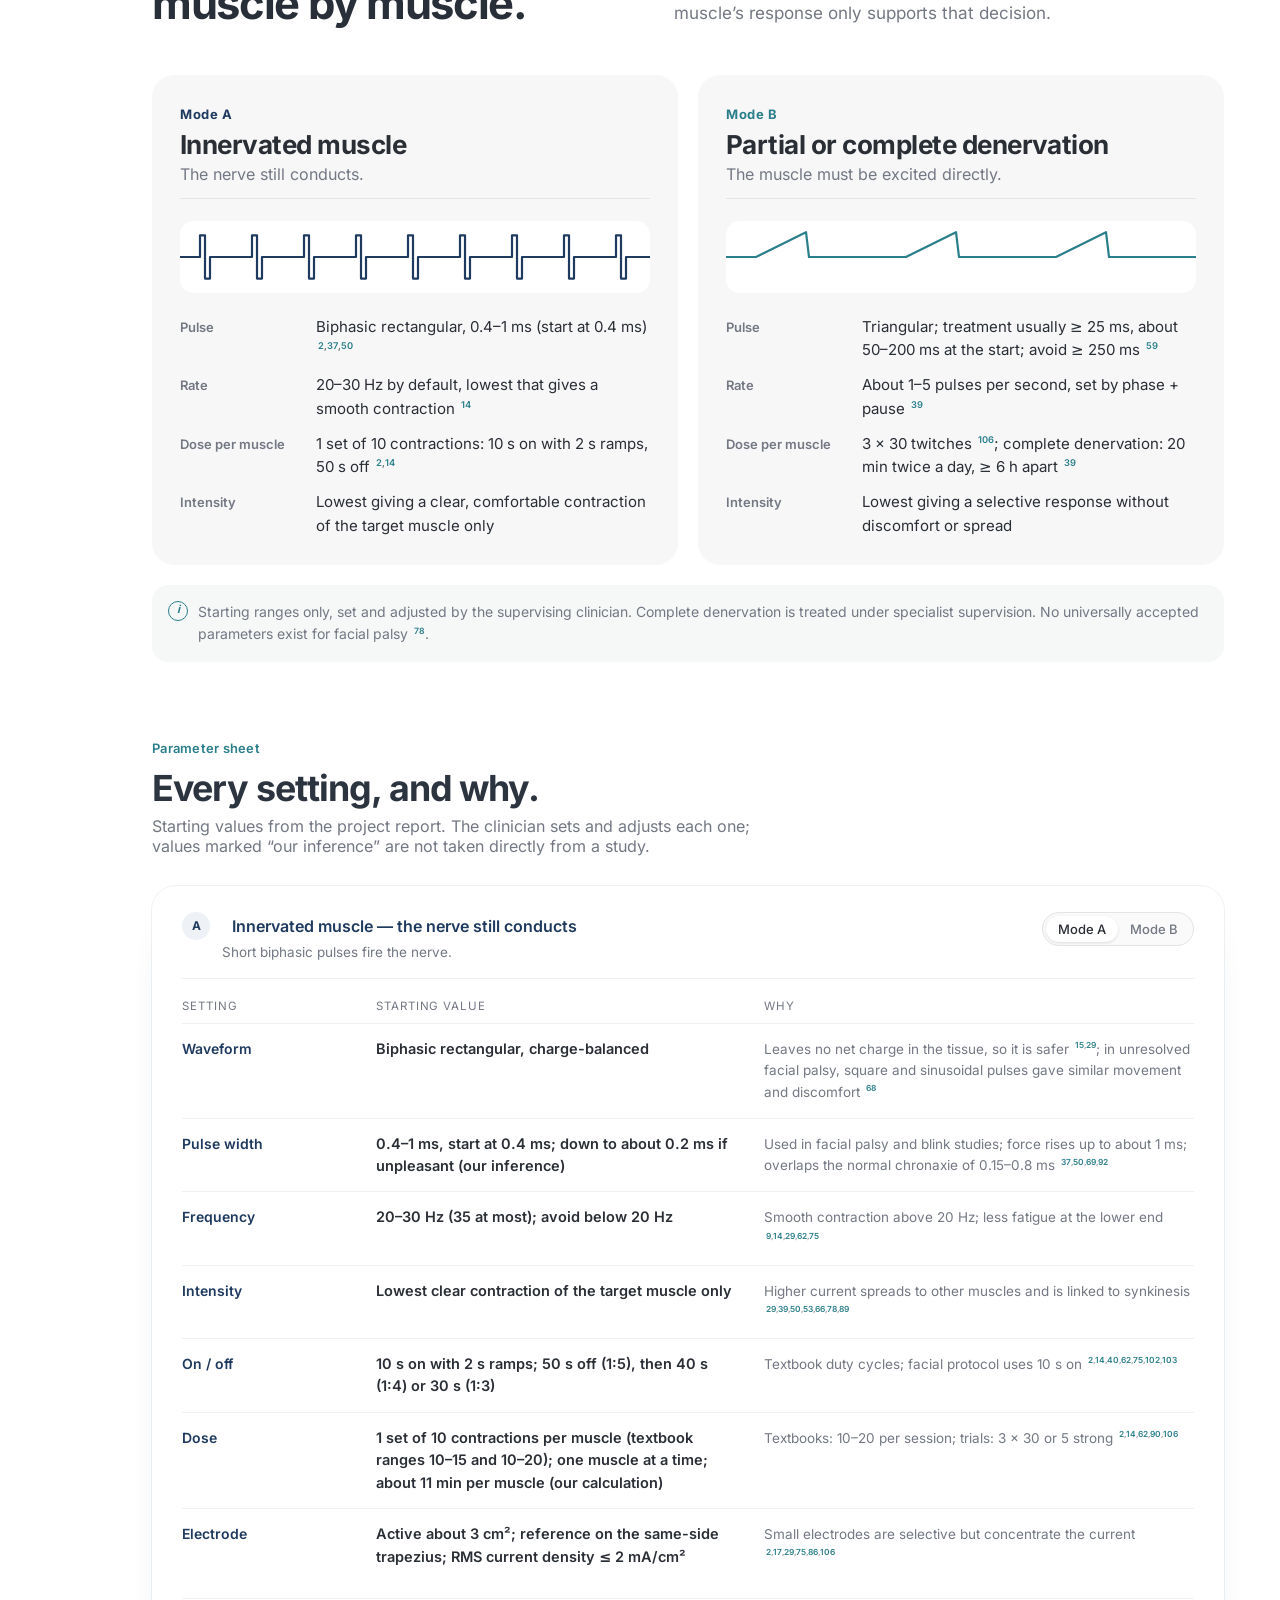
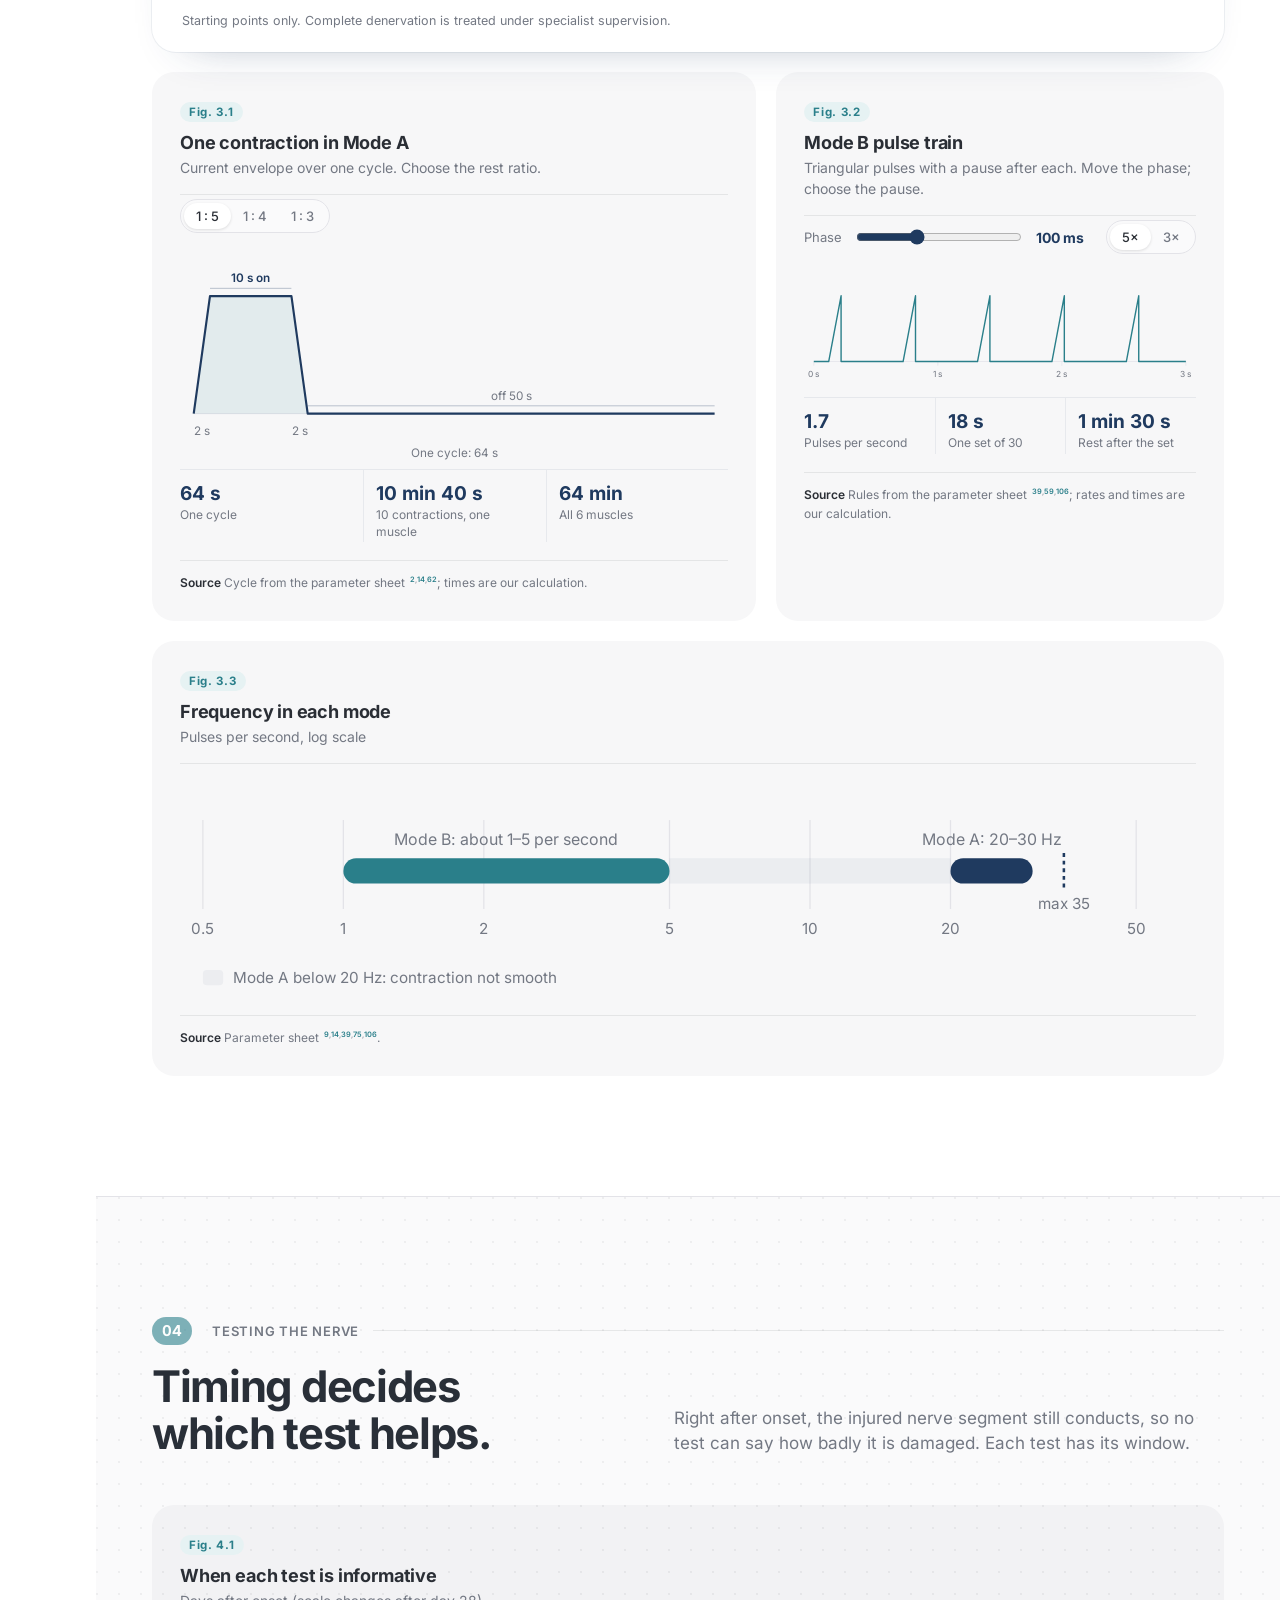
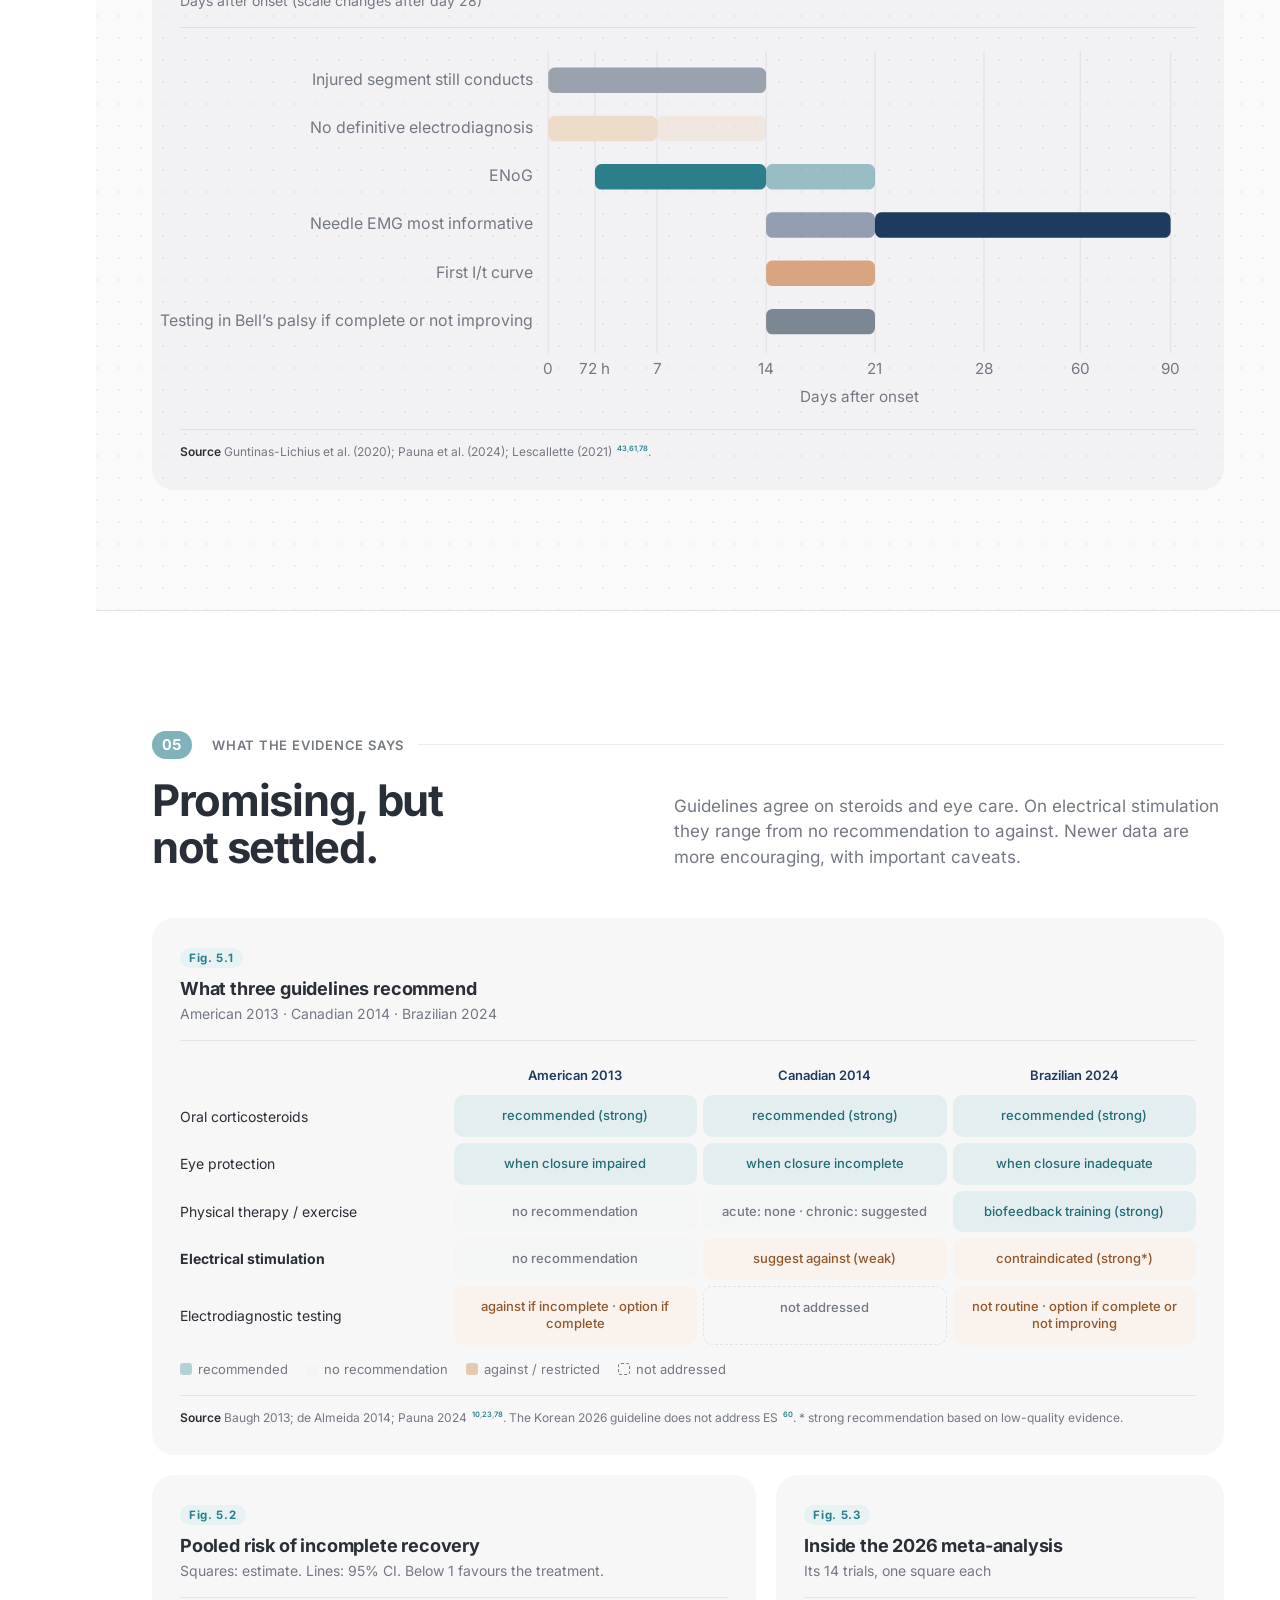
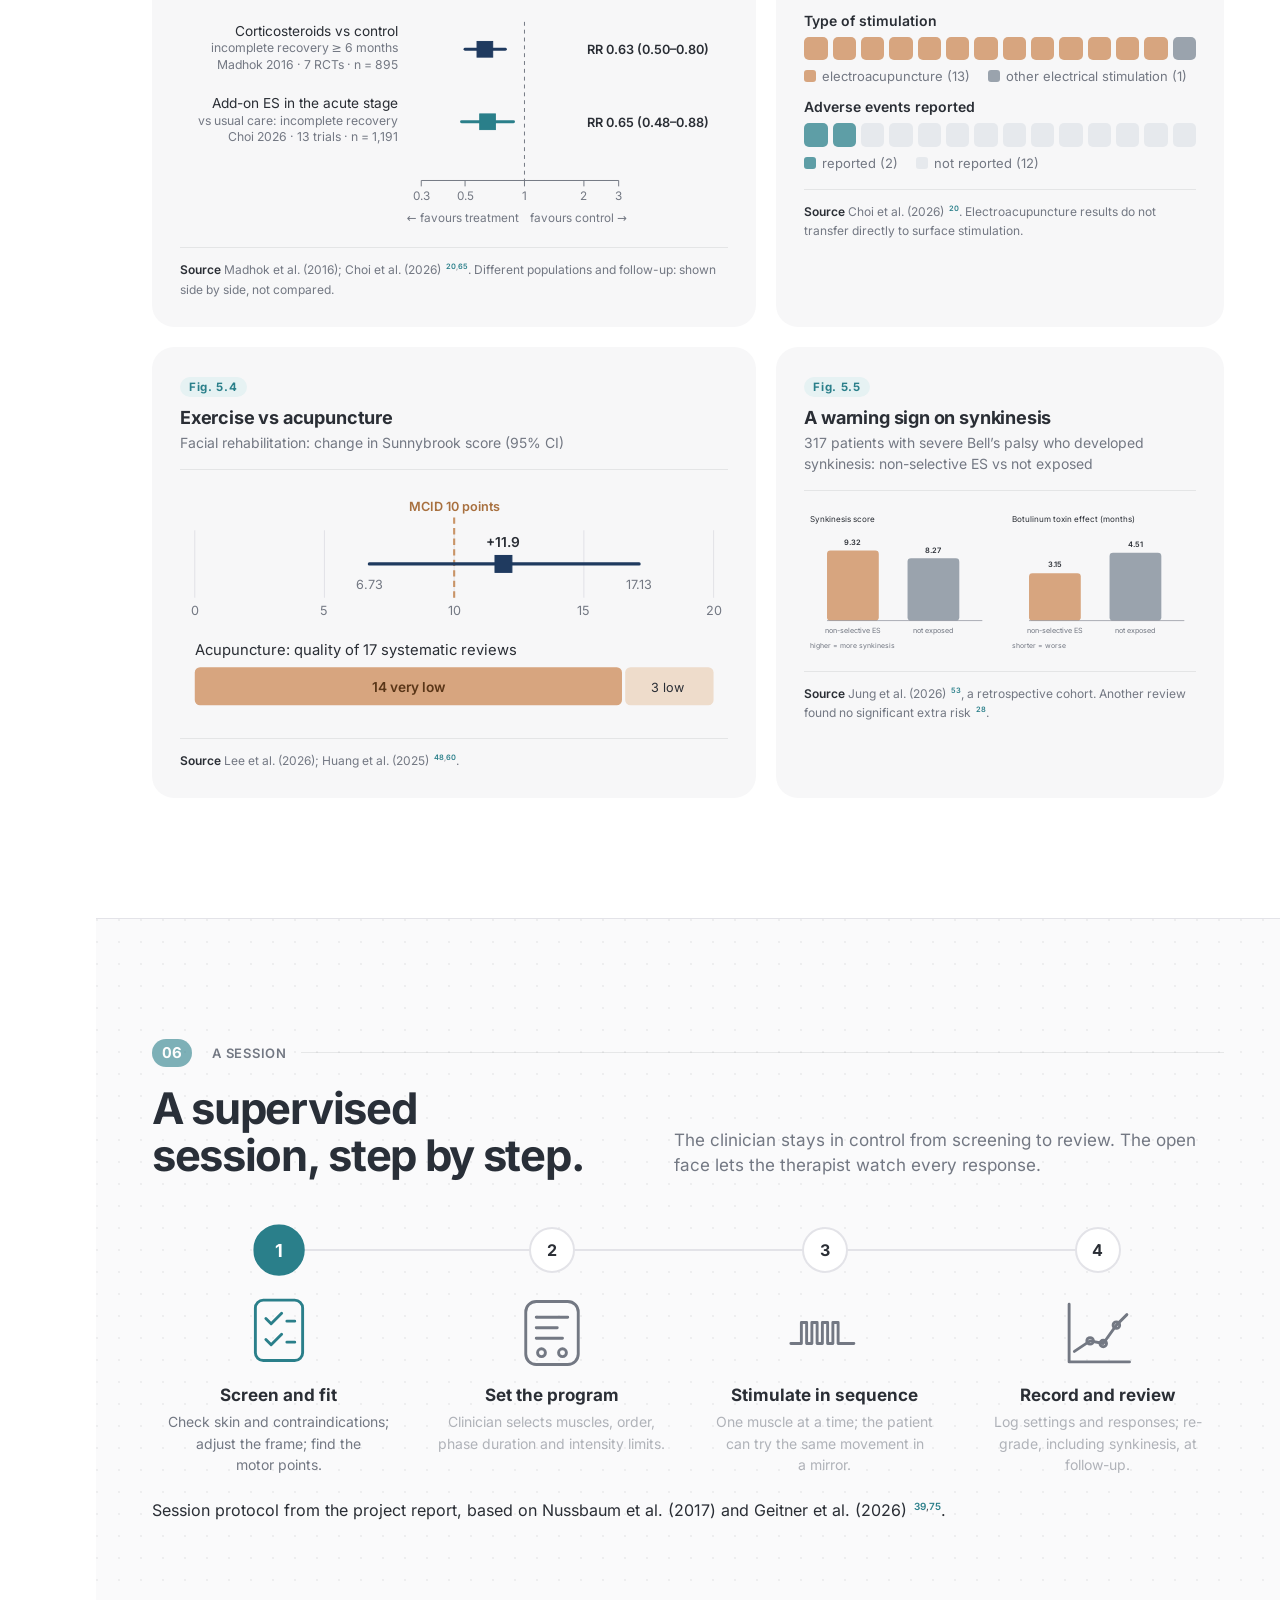
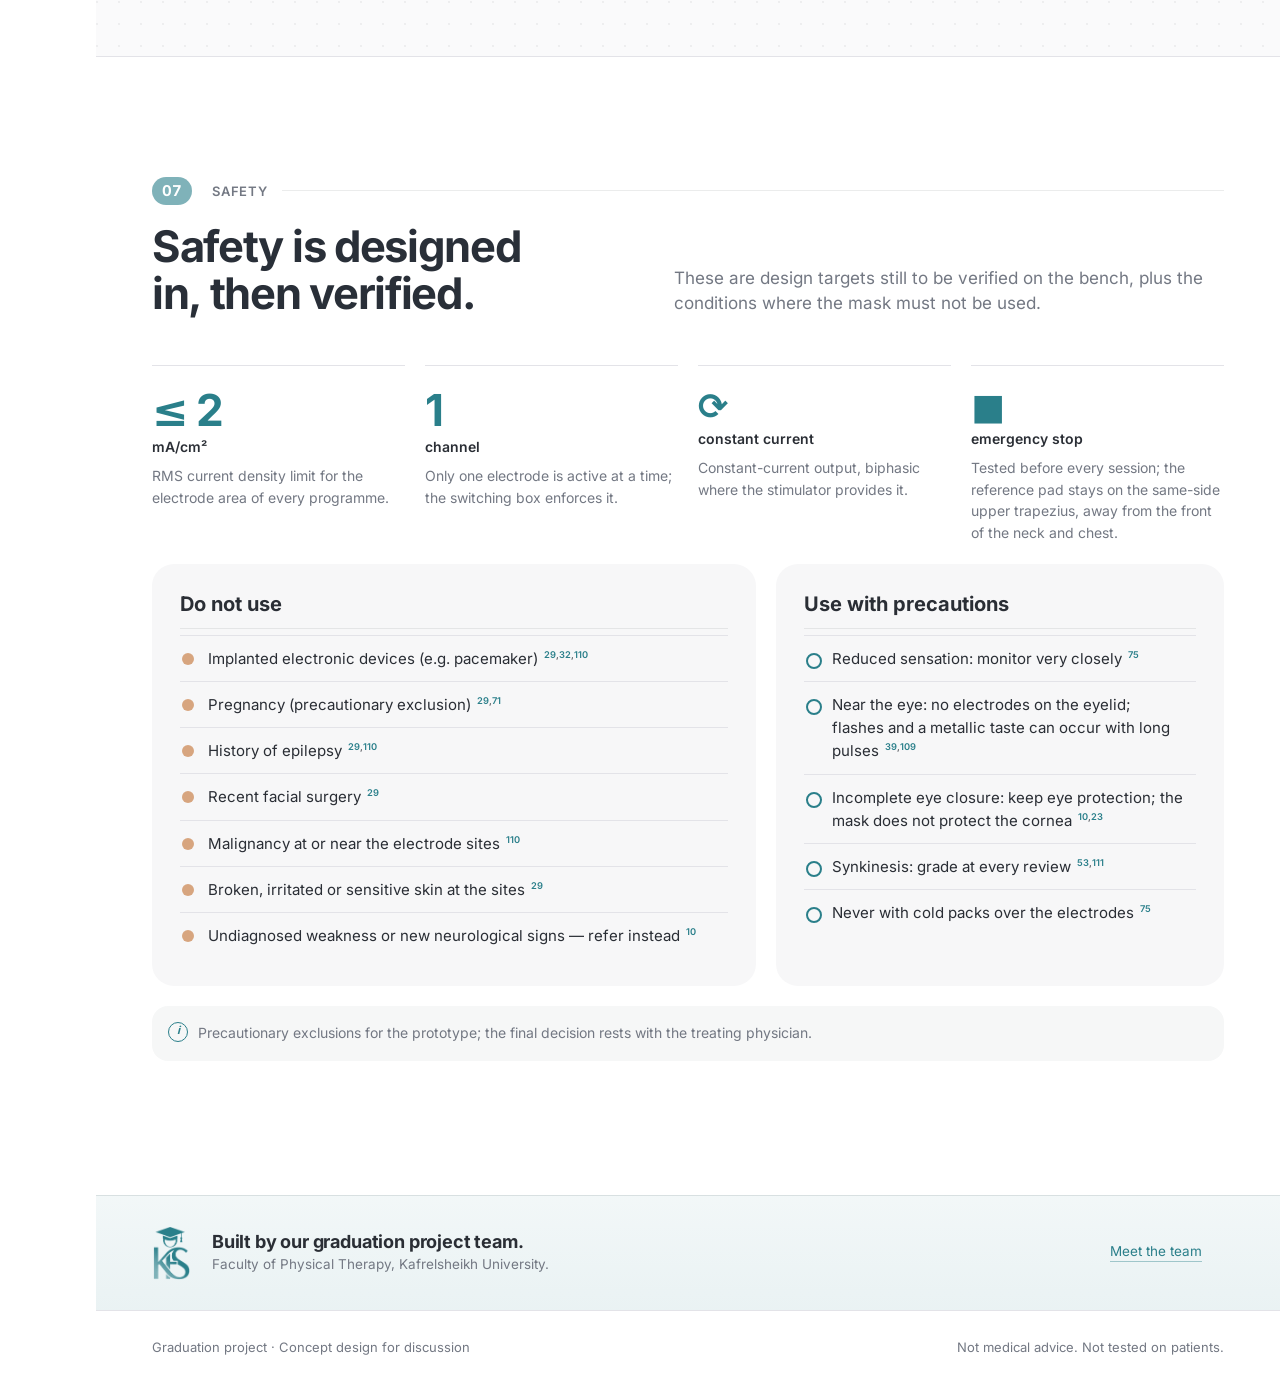
<file: science.html>
<!doctype html>
<html lang="en" dir="ltr">
<head>
<title>Science · Facial Rehabilitation Mask</title>
<meta charset="utf-8">
<meta name="viewport" content="width=device-width,initial-scale=1">
<meta name="description" content="An open-face electrical-stimulation mask for facial palsy rehabilitation — graduation project, Faculty of Physical Therapy, Kafrelsheikh University.">
<meta name="theme-color" content="#FFFFFF">
<link rel="icon" type="image/png" sizes="64x64" href="assets/favicon.png?v=a476ad0a67">
<link rel="apple-touch-icon" href="assets/apple-touch-icon.png?v=b7cd9663cc">
<link rel="preload" href="assets/fonts/inter-latin-400-normal.woff2" as="font" type="font/woff2" crossorigin>
<link rel="stylesheet" href="assets/site.css?v=b1583a740e">

</head>
<body>
<main id="main">
<section class="phero shero"><div class="wrap">
  <p class="eyebrow rv" data-i="hE"></p>
  <h1 class="rv" data-i="hT"></h1>
  <p class="lede rv" data-i="hL"></p>
  <nav class="chapters rv" aria-label="Chapters">
    <a href="#c1"><b>01</b><span data-i="c1"></span></a><a href="#c2"><b>02</b><span data-i="c2"></span></a><a href="#c3"><b>03</b><span data-i="c3"></span></a>
    <a href="#c4"><b>04</b><span data-i="c4"></span></a><a href="#c5"><b>05</b><span data-i="c5"></span></a><a href="#c6"><b>06</b><span data-i="c6"></span></a><a href="#c7"><b>07</b><span data-i="c7"></span></a>
  </nav>
</div></section>

<!-- 1 condition -->
<section class="sec chap" id="c1"><div class="wrap">
  <p class="eyebrow rv"><span class="cn">01</span> <span data-i="c1"></span></p>
  <h2 class="sec-h rv" data-i="c1T"></h2>
  <p class="sec-p rv" data-i="c1P"></p>
  <div class="cgrid">
    <figure class="card chart rv" id="chAet"><figcaption><b data-i="aetT"></b><span data-i="aetS"></span></figcaption><div class="cv"></div><p class="src" data-i="aetSrc"></p></figure>
    <figure class="card chart rv center" id="chRec"><figcaption><b data-i="recT"></b><span data-i="recS"></span></figcaption><div class="cv donutw"></div>
      <div class="rkey"><span><i class="k1"></i><em data-i="rk1"></em></span><span><i class="k0"></i><em data-i="rk0"></em></span></div><p class="src" data-i="recSrc"></p></figure>
  </div>
</div></section>

<!-- 2 nerve vs muscle -->
<section class="sec alt chap" id="c2"><div class="wrap">
  <p class="eyebrow rv"><span class="cn">02</span> <span data-i="c2"></span></p>
  <h2 class="sec-h rv" data-i="c2T"></h2>
  <p class="sec-p rv" data-i="c2P"></p>
  <figure class="card chart rv sd" id="chSD">
    <figcaption><b data-i="sdT"></b><span data-i="sdS"></span></figcaption>
    <div class="cv"></div>
    <div class="sdctl">
      <label for="pd" data-i="sdLab"></label>
      <input id="pd" type="range" min="-2" max="3" step="0.01" value="-0.4">
      <output id="pdOut" class="num"></output>
    </div>
    <div class="sdread"><div><i class="k-in"></i><span data-i="sdIn"></span><b class="num" id="vIn"></b></div><div><i class="k-de"></i><span data-i="sdDe"></span><b class="num" id="vDe"></b></div><p id="sdMsg"></p></div>
    <p class="src" data-i="sdSrc"></p>
  </figure>
  <figure class="card chart rv" id="chPD" style="margin-top:20px"><figcaption><b data-i="pdT"></b><span data-i="pdS"></span></figcaption><div class="cv"></div><p class="src" data-i="pdSrc"></p></figure>
  <div class="readcurve">
    <div class="sqtitle rv"><p class="eyebrow" data-i="rcE"></p><h3 class="sqh" data-i="rcT"></h3><p class="sqp" data-i="rcP"></p></div>
    <dl class="glos rv"><div><dt data-i="g1t"></dt><dd data-i="g1d"></dd></div><div><dt data-i="g2t"></dt><dd data-i="g2d"></dd></div><div><dt data-i="g3t"></dt><dd data-i="g3d"></dd></div><div><dt data-i="g4t"></dt><dd data-i="g4d"></dd></div></dl>
    <div class="cgrid" style="margin-top:22px">
      <figure class="card chart rv" id="chCx"><figcaption><b data-i="cxT"></b><span data-i="cxS"></span></figcaption><div class="cv"></div><p class="src" data-i="cxSrc"></p></figure>
      <figure class="card chart rv" id="chTh"><figcaption><b data-i="thT"></b><span data-i="thS"></span></figcaption><div class="cv"></div><p class="src" data-i="thSrc"></p></figure>
    </div>
  </div>
</div></section>

<!-- 3 two modes -->
<section class="sec chap" id="c3"><div class="wrap">
  <p class="eyebrow rv"><span class="cn">03</span> <span data-i="c3"></span></p>
  <h2 class="sec-h rv" data-i="c3T"></h2>
  <p class="sec-p rv" data-i="c3P"></p>
  <div class="modes">
    <article class="card mode ma rv"><header><small data-i="mAk"></small><h3 data-i="mAt"></h3><p data-i="mAw"></p></header>
      <div class="wavebox"><svg viewBox="0 0 400 80" preserveAspectRatio="none" aria-hidden="true"><path class="wv" d="M0 40 H14 V16 H20 V64 H26 V40 H54 V16 H60 V64 H66 V40 H94 V16 H100 V64 H106 V40 H134 V16 H140 V64 H146 V40 H174 V16 H180 V64 H186 V40 H214 V16 H220 V64 H226 V40 H254 V16 H260 V64 H266 V40 H294 V16 H300 V64 H306 V40 H334 V16 H340 V64 H346 V40 H374 V16 H380 V64 H386 V40 H400"/></svg></div>
      <dl><dt data-i="kPulse"></dt><dd data-i="mA1"></dd><dt data-i="kFreq"></dt><dd data-i="mA2"></dd><dt data-i="kDose"></dt><dd data-i="mA3"></dd><dt data-i="kInt"></dt><dd data-i="mA4"></dd></dl></article>
    <article class="card mode mb rv"><header><small data-i="mBk"></small><h3 data-i="mBt"></h3><p data-i="mBw"></p></header>
      <div class="wavebox"><svg viewBox="0 0 400 80" preserveAspectRatio="none" aria-hidden="true"><path class="wv" d="M0 40 H30 L70 12 L72 40 H130 L170 12 L172 40 H230 L270 12 L272 40 H330 L370 12 L372 40 H400"/></svg></div>
      <dl><dt data-i="kPulse"></dt><dd data-i="mB1"></dd><dt data-i="kFreq"></dt><dd data-i="mB2"></dd><dt data-i="kDose"></dt><dd data-i="mB3"></dd><dt data-i="kInt"></dt><dd data-i="mB4"></dd></dl></article>
  </div>
  <p class="strip rv" style="margin-top:20px" data-i="mNote"></p>
  <div class="sqtitle rv"><p class="eyebrow" data-i="psE"></p><h3 class="sqh" data-i="psT"></h3><p class="sqp" data-i="psP"></p></div>
  <div class="pane psheet rv">
    <div class="pane-h"><div><span class="pn num" id="psN">A</span><b id="psH"></b><p class="note" id="psW"></p></div>
      <div class="seg" role="group" aria-label="Mode"><button id="psA" aria-pressed="true" data-i="psBA"></button><button id="psB" aria-pressed="false" data-i="psBB"></button></div></div>
    <div class="pshead" aria-hidden="true"><span data-i="psC1"></span><span data-i="psC2"></span><span data-i="psC3"></span></div>
    <div class="psrows" id="psRows"></div>
    <p class="note pane-f" data-i="psF"></p>
  </div>
  <div class="cgrid" style="margin-top:20px">
    <figure class="card chart rv" id="chDuty"><figcaption><b data-i="duT"></b><span data-i="duS"></span></figcaption>
      <div class="seg dseg" role="group" aria-label="Rest"><button data-r="5" aria-pressed="true">1 : 5</button><button data-r="4" aria-pressed="false">1 : 4</button><button data-r="3" aria-pressed="false">1 : 3</button></div>
      <div class="cv"></div><div class="readout" id="duOut"></div><p class="src" data-i="duSrc"></p></figure>
    <figure class="card chart rv" id="chTrain"><figcaption><b data-i="trT"></b><span data-i="trS"></span></figcaption>
      <div class="trctl"><label for="ph" data-i="trPh"></label><input id="ph" type="range" min="25" max="240" step="5" value="100"><output id="phOut" class="num"></output>
        <div class="seg tseg" role="group" aria-label="Pause"><button data-k="5" aria-pressed="true">5×</button><button data-k="3" aria-pressed="false">3×</button></div></div>
      <div class="cv"></div><div class="readout" id="trOut"></div><p class="src" data-i="trSrc"></p></figure>
  </div>
  <figure class="card chart rv" id="chFq" style="margin-top:20px"><figcaption><b data-i="fqT"></b><span data-i="fqS"></span></figcaption><div class="cv"></div><p class="src" data-i="fqSrc"></p></figure>
</div></section>

<!-- 4 testing the nerve -->
<section class="sec alt chap" id="c4"><div class="wrap">
  <p class="eyebrow rv"><span class="cn">04</span> <span data-i="c4"></span></p>
  <h2 class="sec-h rv" data-i="c4T"></h2>
  <p class="sec-p rv" data-i="c4P"></p>
  <figure class="card chart rv" id="chG"><figcaption><b data-i="gT"></b><span data-i="gS"></span></figcaption><div class="cv"></div><p class="src" data-i="gSrc"></p></figure>
</div></section>

<!-- 5 evidence -->
<section class="sec chap" id="c5"><div class="wrap">
  <p class="eyebrow rv"><span class="cn">05</span> <span data-i="c5"></span></p>
  <h2 class="sec-h rv" data-i="c5T"></h2>
  <p class="sec-p rv" data-i="c5P"></p>
  <figure class="card chart rv" id="chM"><figcaption><b data-i="mT"></b><span data-i="mS"></span></figcaption><div class="matrix" id="matrix"></div>
    <div class="mkey"><span><i class="m-rec"></i><em data-i="kRec"></em></span><span><i class="m-none"></i><em data-i="kNone"></em></span><span><i class="m-ag"></i><em data-i="kAg"></em></span><span><i class="m-na"></i><em data-i="kNa"></em></span></div>
    <p class="src" data-i="mSrc"></p></figure>
  <div class="cgrid" style="margin-top:20px">
    <figure class="card chart rv" id="chF"><figcaption><b data-i="fT"></b><span data-i="fS"></span></figcaption><div class="cv"></div><p class="src" data-i="fSrc"></p></figure>
    <figure class="card chart rv" id="chW"><figcaption><b data-i="wT"></b><span data-i="wS"></span></figcaption><div class="waffle" id="waffle"></div><p class="src" data-i="wSrc"></p></figure>
  </div>
  <div class="cgrid" style="margin-top:20px">
    <figure class="card chart rv" id="chX"><figcaption><b data-i="xT"></b><span data-i="xS"></span></figcaption><div class="cv"></div><p class="src" data-i="xSrc"></p></figure>
    <figure class="card chart rv" id="chJ"><figcaption><b data-i="jT"></b><span data-i="jS"></span></figcaption><div class="cv two"></div><p class="src" data-i="jSrc"></p></figure>
  </div>
</div></section>

<!-- 6 session -->
<section class="sec alt chap" id="c6"><div class="wrap">
  <p class="eyebrow rv"><span class="cn">06</span> <span data-i="c6"></span></p>
  <h2 class="sec-h rv" data-i="c6T"></h2>
  <p class="sec-p rv" data-i="c6P"></p>
  <div class="steps rv" id="steps">
    <div class="track"><i></i></div>
    <ol>
      <li><span class="dot">1</span><svg viewBox="0 0 64 64" aria-hidden="true"><rect x="14" y="10" width="36" height="46" rx="6"/><path d="M22 24 l4 4 8-8 M22 40 l4 4 8-8 M38 26 h6 M38 42 h6"/></svg><b data-i="s1"></b><p data-i="s1p"></p></li>
      <li><span class="dot">2</span><svg viewBox="0 0 64 64" aria-hidden="true"><rect x="12" y="8" width="40" height="48" rx="8"/><path d="M20 20 h24 M20 28 h16 M20 36 h20"/><circle cx="24" cy="47" r="3"/><circle cx="40" cy="47" r="3"/></svg><b data-i="s2"></b><p data-i="s2p"></p></li>
      <li><span class="dot">3</span><svg viewBox="0 0 64 64" aria-hidden="true"><path d="M6 40 h8 v-16 h4 v16 h4 v-16 h4 v16 h4 v-16 h4 v16 h4 v-16 h4 v16 h12"/></svg><b data-i="s3"></b><p data-i="s3p"></p></li>
      <li><span class="dot">4</span><svg viewBox="0 0 64 64" aria-hidden="true"><path d="M10 54 V10 M10 54 H56"/><path d="M14 46 L26 38 L36 40 L46 26 L54 18"/><circle cx="26" cy="38" r="2.5"/><circle cx="36" cy="40" r="2.5"/><circle cx="46" cy="26" r="2.5"/></svg><b data-i="s4"></b><p data-i="s4p"></p></li>
    </ol>
  </div>
  <p class="src rv" style="margin-top:16px" data-i="sSrc"></p>
</div></section>

<!-- 7 safety -->
<section class="sec chap" id="c7"><div class="wrap">
  <p class="eyebrow rv"><span class="cn">07</span> <span data-i="c7"></span></p>
  <h2 class="sec-h rv" data-i="c7T"></h2>
  <p class="sec-p rv" data-i="c7P"></p>
  <div class="safe">
    <div class="card rv tile"><b class="num big">≤ 2</b><span class="unit">mA/cm²</span><p data-i="t1"></p></div>
    <div class="card rv tile"><b class="num big">1</b><span class="unit" data-i="t2u"></span><p data-i="t2"></p></div>
    <div class="card rv tile"><b class="big ic">⟳</b><span class="unit" data-i="t3u"></span><p data-i="t3"></p></div>
    <div class="card rv tile"><b class="big ic">■</b><span class="unit" data-i="t4u"></span><p data-i="t4"></p></div>
  </div>
  <div class="cgrid" style="margin-top:20px">
    <div class="card rv ci-list no"><h3 data-i="noT"></h3><ul id="noList"></ul></div>
    <div class="card rv ci-list pr"><h3 data-i="prT"></h3><ul id="prList"></ul></div>
  </div>
  <p class="strip rv" style="margin-top:20px" data-i="safeN"></p>
</div></section>
</main>
<script type="module" src="assets/science.js?v=4c9adc29e0"></script>
</body>
</html>
</file>
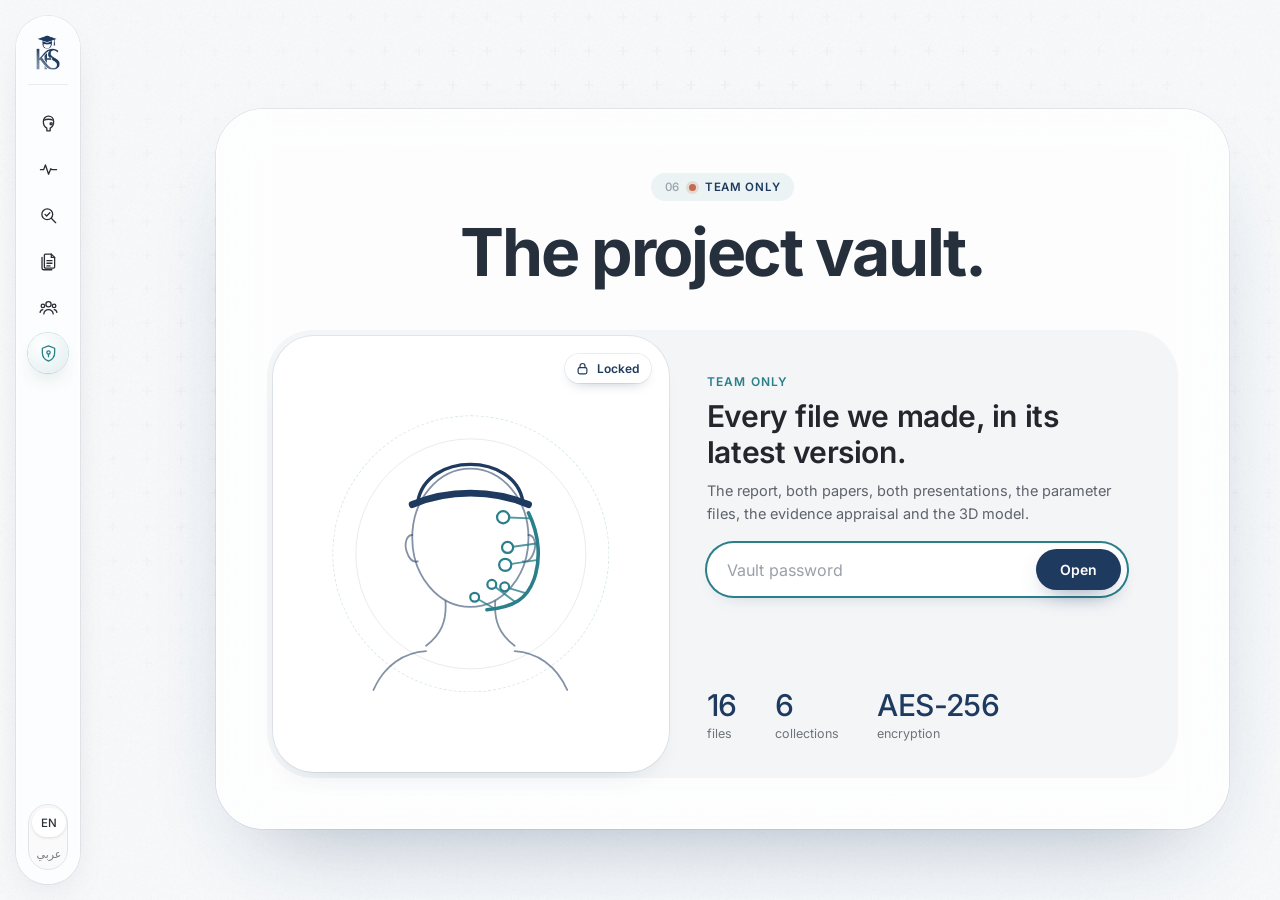
<file: vault.html>
<!doctype html>
<html lang="en" dir="ltr">
<head>
<title>Vault · Facial Rehabilitation Mask</title>
<meta charset="utf-8">
<meta name="viewport" content="width=device-width,initial-scale=1">
<meta name="description" content="An open-face electrical-stimulation mask for facial palsy rehabilitation — graduation project, Faculty of Physical Therapy, Kafrelsheikh University.">
<meta name="theme-color" content="#FFFFFF">
<link rel="icon" type="image/png" sizes="64x64" href="assets/favicon.png?v=a476ad0a67">
<link rel="apple-touch-icon" href="assets/apple-touch-icon.png?v=b7cd9663cc">
<link rel="preload" href="assets/fonts/inter-latin-400-normal.woff2" as="font" type="font/woff2" crossorigin>
<link rel="stylesheet" href="assets/site.css?v=b1583a740e">

</head>
<body class="vaultpg locked">
<main id="main">
<div class="vstage">
  <div class="vbeam" aria-hidden="true"></div><div class="vfog f1" aria-hidden="true"></div><div class="vfog f2" aria-hidden="true"></div>
  <section class="vcard" id="vcard">
    <p class="vpill"><span class="num" id="vpN">06</span><i></i><span id="vpT" data-i="vpLocked"></span></p>
    <h1 class="vtitle" id="vTitle" data-i="vgT"></h1>

    <!-- locked: one featured slide = the lock -->
    <div class="vgate" id="vgate">
      <div class="vslide cur solo">
        <div class="vtile"><svg class="vhead" viewBox="0 0 200 200" aria-hidden="true">
          <g class="ln"><ellipse cx="100" cy="88" rx="42" ry="50"/><path d="M82 134c1 14-3 24-14 32M118 134c-1 14 3 24 14 32M30 198c8-18 22-27 38-28M170 198c-8-18-22-27-38-28"/><path d="M58 86c-4 0-6 6-4 12s5 8 8 7M142 86c4 0 6 6 4 12s-5 8-8 7"/></g>
          <path class="band" d="M58 64c26-11 58-11 84 0"/><path class="crown" d="M62 62c6-36 70-36 76 0"/>
          <path class="arm" d="M142 70C150 86 151 104 146 118S132 138 112 140"/>
          <g class="br"><path d="M143 74L123.7 73.2M149 92L126.9 95.0M149 104L125.2 107.6M132 134L115.5 121.7M140 128L124.8 123.5M118 139.5L103.1 131.0"/></g>
          <g class="el"><circle cx="123.7" cy="73.2" r="4.4"/><circle cx="126.9" cy="95.0" r="4"/><circle cx="125.2" cy="107.6" r="4.4"/><circle cx="115.5" cy="121.7" r="3.2"/><circle cx="124.8" cy="123.5" r="3.2"/><circle cx="103.1" cy="131.0" r="3.2"/></g>
        </svg>
        <span class="vbadge"><svg viewBox="0 0 24 24"><rect x="5" y="10.5" width="14" height="10" rx="2.5"/><path class="sh" d="M8 10.5V8a4 4 0 0 1 8 0v2.5"/></svg><span data-i="vgK"></span></span></div>
        <div class="vpanel">
          <p class="vk" data-i="vgK2"></p>
          <h2 data-i="vgH"></h2>
          <p class="vd" data-i="vgL"></p>
          <form class="vform" id="vForm" autocomplete="off">
            <input id="vpw" type="password" data-ia="placeholder:vgPh" aria-label="Password" autocomplete="off" spellcheck="false">
            <button type="submit" id="vGo"><span data-i="vgGo"></span></button>
          </form>
          <p class="vmsg" id="vMsg" role="status"></p>
          <div class="vstats"><div><b class="num">16</b><span data-i="sF"></span></div><div><b class="num">6</b><span data-i="sG"></span></div><div><b class="num">AES-256</b><span data-i="sE"></span></div></div>
        </div>
      </div>
    </div>

    <!-- open: carousel of collections -->
    <div class="vcar" id="vcar" hidden>
      <button type="button" class="varr prev" id="vPrev" data-ia="aria-label:prev"><svg viewBox="0 0 24 24"><path d="M15 5l-7 7 7 7"/></svg></button>
      <div class="vtrack" id="vtrack"></div>
      <button type="button" class="varr next" id="vNext" data-ia="aria-label:next"><svg viewBox="0 0 24 24"><path d="M9 5l7 7-7 7"/></svg></button>
    </div>
    <div class="vdots" id="vdots" hidden></div>
    <button type="button" class="vbtn" id="vLock" hidden><span data-i="vLock"></span></button>
  </section>
</div>
</main>

<svg width="0" height="0" style="position:absolute" aria-hidden="true">
  <defs>
    <linearGradient id="gm" x1="0" y1="0" x2="0" y2="1"><stop offset="0" stop-color="#FFFFFF"/><stop offset=".5" stop-color="#E3ECF2"/><stop offset="1" stop-color="#A9BFCD"/></linearGradient>
    <linearGradient id="gt" x1="0" y1="0" x2="1" y2="1"><stop offset="0" stop-color="#9FE3EA"/><stop offset="1" stop-color="#2A7F8A"/></linearGradient>
    <filter id="gs" x="-30%" y="-30%" width="160%" height="170%"><feDropShadow dx="0" dy="6" stdDeviation="5" flood-color="#06121F" flood-opacity=".45"/></filter>
    <path id="trace" d=""/>
    <g id="gLock" filter="url(#gs)" fill="none" stroke-linecap="round" stroke-linejoin="round">
      <path class="shackle" d="M42 54V40a18 18 0 0 1 36 0v14" stroke="url(#gm)" stroke-width="8"/>
      <rect x="30" y="52" width="60" height="46" rx="12" fill="url(#gm)"/>
      <rect x="30" y="52" width="60" height="46" rx="12" stroke="#fff" stroke-opacity=".6" stroke-width="1.2"/>
      <circle cx="60" cy="72" r="6" fill="#1F3A5F"/><path d="M60 76v9" stroke="#1F3A5F" stroke-width="5"/>
    </g>
    <g id="g0" stroke-linecap="round" stroke-linejoin="round"><path d="M40 26h30l14 14v52H40z" fill="#FFFFFF" fill-opacity=".75" stroke="#1F3A5F" stroke-width="2"/><path d="M70 26v14h14" fill="#FFFFFF" fill-opacity=".75" stroke="#1F3A5F" stroke-width="2"/><path d="M50 52h24M50 62h24M50 72h16" fill="#FFFFFF" fill-opacity=".75" stroke="#1F3A5F" stroke-width="2"/><path d="M32 34v66h44" fill="none" stroke="#1F3A5F" stroke-opacity=".35" stroke-width="2"/><circle cx="80" cy="86" r="6" fill="#FFFFFF" stroke="#2A7F8A" stroke-width="2"/></g>
    <g id="g1" stroke-linecap="round" stroke-linejoin="round"><path d="M30 38l34-6 8 48-34 6z" fill="none" stroke="#1F3A5F" stroke-opacity=".35" stroke-width="2"/><path d="M48 30h34v50H48z" fill="#FFFFFF" fill-opacity=".75" stroke="#1F3A5F" stroke-width="2"/><path d="M56 44h18M56 54h18M56 64h12" fill="#FFFFFF" fill-opacity=".75" stroke="#1F3A5F" stroke-width="2"/><circle cx="82" cy="30" r="5" fill="#FFFFFF" stroke="#2A7F8A" stroke-width="2"/></g>
    <g id="g2" stroke-linecap="round" stroke-linejoin="round"><rect x="24" y="30" width="72" height="46" rx="6" fill="#FFFFFF" fill-opacity=".75" stroke="#1F3A5F" stroke-width="2"/><path d="M60 76v14M46 96l14-6 14 6" fill="#FFFFFF" fill-opacity=".75" stroke="#1F3A5F" stroke-width="2"/><path d="M36 64l12-12 10 8 16-16" fill="none" stroke="#2A7F8A" stroke-width="2.2"/><circle cx="74" cy="44" r="4" fill="#FFFFFF" stroke="#2A7F8A" stroke-width="2"/></g>
    <g id="g3" stroke-linecap="round" stroke-linejoin="round"><path d="M28 40h64M28 60h64M28 80h64" fill="none" stroke="#1F3A5F" stroke-opacity=".35" stroke-width="2"/><circle cx="50" cy="40" r="7" fill="#2A7F8A" stroke="#2A7F8A" stroke-width="2"/><circle cx="76" cy="60" r="7" fill="#FFFFFF" fill-opacity=".75" stroke="#1F3A5F" stroke-width="2"/><circle cx="40" cy="80" r="7" fill="#2A7F8A" stroke="#2A7F8A" stroke-width="2"/></g>
    <g id="g4" stroke-linecap="round" stroke-linejoin="round"><rect x="32" y="24" width="56" height="72" rx="8" fill="#FFFFFF" fill-opacity=".75" stroke="#1F3A5F" stroke-width="2"/><path d="M42 44l5 5 9-10M42 64l5 5 9-10" fill="none" stroke="#2A7F8A" stroke-width="2.2"/><path d="M64 46h14M64 66h14M44 84h32" fill="none" stroke="#1F3A5F" stroke-opacity=".35" stroke-width="2"/></g>
    <g id="g5" stroke-linecap="round" stroke-linejoin="round"><path d="M60 24l32 18v36L60 96 28 78V42z" fill="#FFFFFF" fill-opacity=".75" stroke="#1F3A5F" stroke-width="2"/><path d="M28 42l32 18 32-18M60 60v36" fill="none" stroke="#1F3A5F" stroke-opacity=".35" stroke-width="2"/><circle cx="60" cy="60" r="5" fill="#2A7F8A" stroke="#2A7F8A" stroke-width="2"/></g>
  </defs>
</svg>
<script type="module" src="assets/vault.js?v=9f73dc910d"></script>
</body>
</html>
</file>
<file: assets/site.css>
/* inter-latin-400-normal */
@font-face {
  font-family: 'Inter';
  font-style: normal;
  font-display: swap;
  font-weight: 400;
  src: url(fonts/inter-latin-400-normal.woff2) format('woff2');
}/* inter-latin-500-normal */
@font-face {
  font-family: 'Inter';
  font-style: normal;
  font-display: swap;
  font-weight: 500;
  src: url(fonts/inter-latin-500-normal.woff2) format('woff2');
}/* inter-latin-600-normal */
@font-face {
  font-family: 'Inter';
  font-style: normal;
  font-display: swap;
  font-weight: 600;
  src: url(fonts/inter-latin-600-normal.woff2) format('woff2');
}/* inter-latin-700-normal */
@font-face {
  font-family: 'Inter';
  font-style: normal;
  font-display: swap;
  font-weight: 700;
  src: url(fonts/inter-latin-700-normal.woff2) format('woff2');
}/* amiri-arabic-400-normal */
@font-face {
  font-family: 'Amiri';
  font-style: normal;
  font-display: swap;
  font-weight: 400;
  src: url(fonts/amiri-arabic-400-normal.woff2) format('woff2');
}/* amiri-arabic-700-normal */
@font-face {
  font-family: 'Amiri';
  font-style: normal;
  font-display: swap;
  font-weight: 700;
  src: url(fonts/amiri-arabic-700-normal.woff2) format('woff2');
}/* noto-naskh-arabic-arabic-400-normal */
@font-face {
  font-family: 'Noto Naskh Arabic';
  font-style: normal;
  font-display: swap;
  font-weight: 400;
  src: url(fonts/noto-naskh-arabic-arabic-400-normal.woff2) format('woff2');
}/* noto-naskh-arabic-arabic-500-normal */
@font-face {
  font-family: 'Noto Naskh Arabic';
  font-style: normal;
  font-display: swap;
  font-weight: 500;
  src: url(fonts/noto-naskh-arabic-arabic-500-normal.woff2) format('woff2');
}/* noto-naskh-arabic-arabic-600-normal */
@font-face {
  font-family: 'Noto Naskh Arabic';
  font-style: normal;
  font-display: swap;
  font-weight: 600;
  src: url(fonts/noto-naskh-arabic-arabic-600-normal.woff2) format('woff2');
}/* noto-naskh-arabic-arabic-700-normal */
@font-face {
  font-family: 'Noto Naskh Arabic';
  font-style: normal;
  font-display: swap;
  font-weight: 700;
  src: url(fonts/noto-naskh-arabic-arabic-700-normal.woff2) format('woff2');
}/* ibm-plex-sans-arabic-arabic-400-normal */
@font-face {
  font-family: 'IBM Plex Sans Arabic';
  font-style: normal;
  font-display: swap;
  font-weight: 400;
  src: url(fonts/ibm-plex-sans-arabic-arabic-400-normal.woff2) format('woff2');
}/* ibm-plex-sans-arabic-arabic-500-normal */
@font-face {
  font-family: 'IBM Plex Sans Arabic';
  font-style: normal;
  font-display: swap;
  font-weight: 500;
  src: url(fonts/ibm-plex-sans-arabic-arabic-500-normal.woff2) format('woff2');
}/* ibm-plex-sans-arabic-arabic-600-normal */
@font-face {
  font-family: 'IBM Plex Sans Arabic';
  font-style: normal;
  font-display: swap;
  font-weight: 600;
  src: url(fonts/ibm-plex-sans-arabic-arabic-600-normal.woff2) format('woff2');
}
:root{
  --bg:#FFFFFF; --bg2:#F5F5F7; --ink:#1D1D1F; --ink2:#6E6E73; --line:#E3E3E8;
  --teal:#2A7F8A; --teal-soft:#E6F2F3; --navy:#1F3A5F; --caveat:#FFF4EA; --caveat-ink:#8A4B12;
  --brand:#0F4A45; --card:#FFFFFF; --shadow:0 1px 2px rgba(0,0,0,.04),0 8px 30px rgba(0,0,0,.06);
  --r-s:10px; --r-m:18px; --r-l:28px;
  --ease:cubic-bezier(.2,.7,.2,1); --t1:200ms; --t2:420ms; --t3:700ms;
  --font:"Inter",system-ui,-apple-system,"Segoe UI",sans-serif;
}
:root{--f-display:var(--font);--f-ui:var(--font)}
/* Arabic: classic Naskh for display + reading, a clean sans only for small UI labels.
   "Thmanyah" is listed first so the official files can be dropped in later. */
:root[lang="ar"]{--font:"Thmanyah Serif Text","Noto Naskh Arabic","Amiri",serif;--f-display:"Thmanyah Serif Display","Amiri","Noto Naskh Arabic",serif;--f-ui:"Thmanyah Sans","IBM Plex Sans Arabic","Inter",sans-serif}
:root[lang="ar"] h1,:root[lang="ar"] .h1,:root[lang="ar"] .sec-h,:root[lang="ar"] .dframe .dc .t,:root[lang="ar"] .mframe .mc .t,:root[lang="ar"] .stats .v,:root[lang="ar"] .pcover h3{font-family:var(--f-display);font-weight:700}
:root[lang="ar"] nav,:root[lang="ar"] .eyebrow,:root[lang="ar"] .k,:root[lang="ar"] .chip,:root[lang="ar"] .btn,:root[lang="ar"] .callout,:root[lang="ar"] .tag3d,:root[lang="ar"] .chip-caveat,:root[lang="ar"] .hint,:root[lang="ar"] .sidepick,:root[lang="ar"] .ch,:root[lang="ar"] .note,:root[lang="ar"] .fl,:root[lang="ar"] .stats .src,:root[lang="ar"] .pmeta,:root[lang="ar"] .flow text{font-family:var(--f-ui)}
:root[lang="ar"] .lede,:root[lang="ar"] .sec-p,:root[lang="ar"] p,:root[lang="ar"] li,:root[lang="ar"] td{line-height:1.95}
:root[lang="ar"] .lede{font-size:clamp(18px,1.6vw,22px)}
:root[lang="ar"] h1,:root[lang="ar"] .h1{font-size:clamp(44px,5.8vw,76px);line-height:1.38}
:root[lang="ar"] .sec-h{font-size:clamp(34px,3.8vw,52px);line-height:1.4}
:root[lang="ar"] .eyebrow{font-size:14px}
h1,.h1,.sec-h{text-wrap:balance} p,.lede,li{text-wrap:pretty}
@media (prefers-color-scheme:dark){:root:not([data-theme="light"]){
  --bg:#000000; --bg2:#111113; --ink:#F5F5F7; --ink2:#A1A1A6; --line:#2C2C2E;
  --teal:#5BB8C3; --teal-soft:#0F2A2E; --navy:#9DB6D8; --caveat:#2A1E12; --caveat-ink:#F3C08A; --brand:#E8E2D4; --card:#1C1C1E; --shadow:0 0 0 1px #2C2C2E}}
:root[data-theme="dark"]{
  --bg:#000000; --bg2:#111113; --ink:#F5F5F7; --ink2:#A1A1A6; --line:#2C2C2E;
  --teal:#5BB8C3; --teal-soft:#0F2A2E; --navy:#9DB6D8; --caveat:#2A1E12; --caveat-ink:#F3C08A; --brand:#E8E2D4; --card:#1C1C1E; --shadow:0 0 0 1px #2C2C2E}
*{box-sizing:border-box}
html,body{margin:0;background:var(--bg);color:var(--ink);font-family:var(--font);-webkit-font-smoothing:antialiased}
body{overflow-x:hidden}
.num,.ltr{direction:ltr;unicode-bidi:isolate}
a{color:inherit}
.wrap{max-width:1120px;margin-inline:auto;padding-inline:24px}
@media (max-width:600px){.wrap{padding-inline:16px}}

/* nav */
nav{position:sticky;top:0;z-index:20;backdrop-filter:saturate(180%) blur(18px);-webkit-backdrop-filter:saturate(180%) blur(18px);background:color-mix(in srgb,var(--bg) 78%,transparent);border-bottom:1px solid var(--line)}
nav .wrap{display:flex;align-items:center;gap:16px;height:56px}
.brand{font-weight:600;font-size:15px;letter-spacing:-.01em;display:flex;align-items:center;gap:8px}
.brand i{width:22px;height:32px;display:inline-block;background:var(--brand);-webkit-mask:url(logo.png) center/contain no-repeat;mask:url(logo.png) center/contain no-repeat}
nav .sp{flex:1}
nav .tag{font-size:12px;color:var(--ink2)}
.seg{display:inline-flex;background:var(--bg2);border-radius:999px;padding:3px;border:1px solid var(--line)}
.seg button{border:0;background:transparent;color:var(--ink2);font:inherit;font-size:13px;font-weight:500;padding:5px 12px;border-radius:999px;cursor:pointer;transition:all var(--t1) var(--ease)}
.seg button[aria-pressed="true"]{background:var(--card);color:var(--ink);box-shadow:0 1px 3px rgba(0,0,0,.12)}
@media (max-width:600px){nav .tag{display:none}}

/* hero story */
.story{position:relative;height:640vh}
.stage{position:sticky;top:52px;height:calc(100vh - 52px);overflow:hidden;display:grid;grid-template-columns:1fr 1fr;align-items:center}
.stage canvas{opacity:0;transition:opacity 1.2s var(--ease);position:absolute;inset:0;width:100%;height:100%;display:block;-webkit-mask-image:linear-gradient(to bottom,#000 72%,transparent 97%);mask-image:linear-gradient(to bottom,#000 72%,transparent 97%)}
.copy{position:relative;z-index:2;padding-inline:max(24px,calc((100vw - 1120px)/2 + 24px)) 0;max-width:560px}
.beat{position:absolute;inset-inline-start:max(24px,calc((100vw - 1120px)/2 + 24px));top:50%;transform:translateY(calc(-50% + 16px));opacity:0;transition:opacity var(--t3) var(--ease),transform var(--t3) var(--ease);max-width:480px;pointer-events:none}
.beat.on{opacity:1;transform:translateY(-50%)}
.eyebrow{font-size:13px;font-weight:600;color:var(--teal);letter-spacing:.02em;margin:0 0 12px}
:root[lang="ar"] .eyebrow{letter-spacing:0}
h1,.h1{font-size:clamp(40px,5.6vw,72px);line-height:1.04;letter-spacing:-.035em;font-weight:700;margin:0 0 18px}
:root[lang="ar"] h1,:root[lang="ar"] .h1{letter-spacing:0;line-height:1.2}
.lede{font-size:clamp(17px,1.5vw,21px);line-height:1.45;color:var(--ink2);margin:0}
.callout{position:absolute;z-index:3;pointer-events:none;opacity:0;transition:opacity var(--t2) var(--ease)}
.callout.on{opacity:1}
.callout .pin{position:absolute;width:14px;height:14px;margin:-7px 0 0 -7px;border-radius:50%;background:var(--teal);box-shadow:0 0 0 6px color-mix(in srgb,var(--teal) 22%,transparent);animation:pulse 2.2s var(--ease) infinite}
@keyframes pulse{0%,100%{box-shadow:0 0 0 4px color-mix(in srgb,var(--teal) 25%,transparent)}50%{box-shadow:0 0 0 12px color-mix(in srgb,var(--teal) 0%,transparent)}}
.callout .lbl{display:inline-flex;gap:6px;position:absolute;top:-18px;white-space:nowrap;background:var(--card);border:1px solid var(--line);box-shadow:var(--shadow);border-radius:999px;padding:7px 14px;font-size:13px;font-weight:500;inset-inline-start:22px}
.callout .lbl b{color:var(--teal);font-weight:600;margin-inline-end:6px}
.progress{position:absolute;z-index:3;bottom:28px;inset-inline-start:max(24px,calc((100vw - 1120px)/2 + 24px));display:flex;gap:6px}
.progress span{width:22px;height:3px;border-radius:2px;background:var(--line);transition:background var(--t2) var(--ease)}
.progress span.on{background:var(--ink)}
.chip-caveat{position:absolute;z-index:3;bottom:22px;inset-inline-end:max(24px,calc((100vw - 1120px)/2 + 24px));font-size:12px;background:var(--caveat);color:var(--caveat-ink);padding:6px 12px;border-radius:999px}
.hint{position:absolute;bottom:64px;inset-inline-start:max(24px,calc((100vw - 1120px)/2 + 24px));font-size:12px;color:var(--ink2);z-index:3;transition:opacity var(--t2)}
@media (max-width:820px){
  .stage{grid-template-columns:1fr}
  .stage canvas{top:27%;height:73%}
  .beat{top:15%;transform:translateY(16px);inset-inline:16px;max-width:none}
  .beat.on{transform:none}
  h1,.h1{font-size:36px}
  .lede{font-size:16px}
  .progress,.hint{inset-inline-start:16px}.chip-caveat{inset-inline-end:16px;bottom:20px}
  .progress{bottom:62px}
  .hint{bottom:84px}
}

.tag3d{position:absolute;z-index:3;pointer-events:none;opacity:0;transition:opacity var(--t2) var(--ease)}
.tag3d.on{opacity:1}
.tag3d::before{content:"";position:absolute;width:7px;height:7px;margin:-3.5px 0 0 -3.5px;border-radius:50%;background:var(--ink)}
.tag3d span{position:absolute;top:-13px;left:14px;white-space:nowrap;font-size:12px;font-weight:500;background:color-mix(in srgb,var(--card) 88%,transparent);backdrop-filter:blur(8px);border:1px solid var(--line);border-radius:999px;padding:5px 11px}
.tag3d.flip span{left:auto;right:14px}
.sidepick{display:flex;align-items:center;gap:12px;margin-top:28px;font-size:13px;font-weight:500;color:var(--ink2)}
.sidepick i{position:relative;width:120px;height:4px;border-radius:2px;background:var(--line)}
.sidepick i b{position:absolute;top:-5px;width:14px;height:14px;border-radius:50%;background:var(--teal);inset-inline-start:0;box-shadow:0 0 0 5px color-mix(in srgb,var(--teal) 18%,transparent)}
.sidepick span.on{color:var(--ink)}
.legend{display:none;margin:18px 0 0;padding:0;list-style:none;font-size:13px;color:var(--ink2);columns:2;column-gap:16px}
.legend li{margin-bottom:6px;break-inside:avoid}.legend b{color:var(--ink);margin-inline-end:6px}
.flow-m{display:none}
@media (max-width:820px){
  .tag3d span{padding:0;width:22px;height:22px;top:-11px;left:10px;display:grid;place-items:center;font-size:11px;font-weight:600}
  .tag3d.flip span{right:10px}
  .legend{display:block}
  .beat[data-b="2"] .lede{display:none}
  .brand span{max-width:44vw;overflow:hidden;text-overflow:ellipsis;white-space:nowrap}
  .flow{display:none!important}
  .flow-m{display:flex;flex-direction:column;align-items:stretch;gap:0}
  .flow-m div.n{border:1px solid var(--line);border-radius:16px;padding:14px 16px;background:var(--card)}
  .flow-m div.n b{display:block;font-size:16px}.flow-m div.n span{font-size:13px;color:var(--ink2)}
  .flow-m i{align-self:center;width:2px;height:30px;background:linear-gradient(var(--teal) 0 30%,var(--line) 30%);background-size:2px 60px;animation:drip 1.4s linear infinite}
}
@keyframes drip{from{background-position:0 -30px}to{background-position:0 30px}}
.stage.ready canvas{opacity:1}
.flow .wire.dash{stroke-dasharray:5 6}
.flow .node.opt rect{fill:transparent;stroke-dasharray:6 6;stroke:var(--ink2)}
.flow .open rect{fill:var(--caveat)}.flow .open text{fill:var(--caveat-ink);font-family:var(--f-ui);font-size:12px;font-weight:600}
.openchip{display:inline-block;margin-top:8px;font-style:normal;font-size:12px;background:var(--caveat);color:var(--caveat-ink);padding:3px 10px;border-radius:99px}
.flow-m .n.opt{border-style:dashed;background:transparent}
.opennote{margin-top:20px;border-top:1px solid var(--line);padding-top:18px}
.opennote b{font-size:15px}.opennote p{margin:6px 0 0;color:var(--ink2);font-size:15px;line-height:1.6}
.seqhead{display:flex;justify-content:space-between;align-items:flex-start;gap:16px;flex-wrap:wrap;margin-bottom:18px}
.seqhead b{font-size:16px}
.ch em{display:block;font-style:normal;font-size:12px;color:var(--ink2);margin-top:6px}
.ch.on em{color:var(--teal)}
#tl{height:110px}
#tl .c{fill:color-mix(in srgb,var(--teal) 28%,transparent);stroke:none;transition:fill var(--t2)}
#tl .c.now{fill:var(--teal)}
#tl text{font-family:var(--f-ui);font-size:12px;fill:var(--ink2)}
#tl line{stroke:var(--line)}
ul.dose{margin:0;padding-inline-start:18px;color:var(--ink2);font-size:14px;line-height:1.6}
ul.dose li{margin-bottom:6px}
:root[dir="rtl"] .flow .pulse{animation-direction:reverse}
/* reveal */
.rv{opacity:0;transform:translateY(24px);transition:opacity 900ms var(--ease),transform 900ms var(--ease)}
.rv.in{opacity:1;transform:none}
/* system */
.flow{width:100%;height:auto;display:block}
.flow .node rect{fill:var(--card);stroke:var(--line)}
.flow .node text{fill:var(--ink);font-family:var(--font);font-size:17px;font-weight:600}
.flow .node text.s{fill:var(--ink2);font-size:13px;font-weight:400}
.flow .wire{fill:none;stroke:var(--line);stroke-width:2}
.flow .pulse{fill:none;stroke:var(--teal);stroke-width:2.5;stroke-linecap:round;stroke-dasharray:14 240;animation:flow 2.6s linear infinite}
.flow .pulse.d2{animation-delay:1.3s}
@keyframes flow{from{stroke-dashoffset:254}to{stroke-dashoffset:0}}
.seq{display:grid;grid-template-columns:repeat(6,1fr);gap:10px}
@media (max-width:700px){.seq{grid-template-columns:repeat(3,1fr)}}
.ch{border-radius:14px;padding:14px 12px;background:var(--bg2);border:1px solid transparent;transition:all var(--t2) var(--ease)}
.ch b{display:block;font-size:12px;color:var(--ink2);font-weight:500}
.ch span{display:block;font-size:13px;font-weight:600;margin-top:6px;line-height:1.3}
.ch i{display:block;height:3px;border-radius:2px;background:var(--line);margin-top:12px;overflow:hidden}
.ch i::after{content:"";display:block;height:100%;width:0;background:var(--teal)}
.ch.on{background:var(--teal-soft);border-color:color-mix(in srgb,var(--teal) 35%,transparent)}
.ch.on b{color:var(--teal)}
.ch i::after{transition:width 300ms var(--ease)}
.wave{width:100%;height:90px;display:block;margin-top:18px}
.wave path{fill:none;stroke:var(--teal);stroke-width:2;stroke-linejoin:round}
.wave .base{stroke:var(--line);stroke-width:1}
.note{font-size:12px;color:var(--ink2);margin-top:8px}
.stats{display:grid;grid-template-columns:repeat(4,1fr);gap:20px}
@media (max-width:900px){.stats{grid-template-columns:repeat(2,1fr)}}
.stats .v{font-size:clamp(44px,5vw,64px);font-weight:700;letter-spacing:-.04em;line-height:1}
.stats .l{color:var(--ink2);font-size:14px;line-height:1.45;margin-top:10px}
.stats .src{font-size:11px;color:var(--ink2);margin-top:8px;opacity:.8}
.ticker{overflow:hidden;-webkit-mask-image:linear-gradient(90deg,transparent,#000 12%,#000 88%,transparent);mask-image:linear-gradient(90deg,transparent,#000 12%,#000 88%,transparent);margin-top:72px;direction:ltr}
.ticker div{display:flex;gap:56px;width:max-content;animation:tick 40s linear infinite;font-size:clamp(22px,3vw,34px);font-weight:600;letter-spacing:-.02em;color:color-mix(in srgb,var(--ink) 22%,transparent)}
.ticker div span::after{content:"·";margin-inline-start:56px;color:var(--teal)}
@keyframes tick{to{transform:translateX(-50%)}}
/* papers */
.papers{display:grid;grid-template-columns:1fr 1fr;gap:24px}
@media (max-width:900px){.papers{grid-template-columns:1fr}}
.paper{display:grid;grid-template-columns:150px 1fr;gap:24px;align-items:start;padding:28px;transition:transform var(--t2) var(--ease),box-shadow var(--t2) var(--ease)}
.paper:hover{transform:translateY(-4px);box-shadow:0 2px 4px rgba(0,0,0,.04),0 24px 60px rgba(0,0,0,.10)}
@media (max-width:520px){.paper{grid-template-columns:1fr}.pcover{max-width:170px}}
.pcover{aspect-ratio:210/297;border-radius:8px;background:#FBFAF7;box-shadow:0 1px 0 rgba(0,0,0,.05),0 12px 30px rgba(0,0,0,.12);padding:14px 12px;display:flex;flex-direction:column;gap:6px;color:#1D1D1F;transform:perspective(700px) rotateY(-10deg);transition:transform var(--t3) var(--ease);direction:ltr;text-align:left}
.paper:hover .pcover{transform:perspective(700px) rotateY(0)}
.pcover small{font-size:7px;color:#2A7F8A;font-weight:600;letter-spacing:.06em;text-transform:uppercase}
.pcover b{font:700 9.5px/1.25 "Times New Roman",serif}
.pcover i{display:block;height:3px;background:#E7E5E0;border-radius:2px}
.pcover i:nth-child(odd){width:86%}
.pmeta{font-size:12px;color:var(--ink2);margin:0 0 8px}
.paper h3{font-size:19px;line-height:1.35;margin:0 0 10px;letter-spacing:-.01em}
.paper p.d{font-size:15px;color:var(--ink2);line-height:1.55;margin:0 0 18px}
.pbtns{display:flex;gap:8px;flex-wrap:wrap}
.pbtns button{font:inherit;cursor:pointer;background:transparent;color:var(--ink)}
.pbtns button.busy{opacity:.5}
.pbtns a,.pbtns button{text-decoration:none;font-size:14px;font-weight:500;padding:9px 16px;border-radius:999px;border:1px solid var(--line);transition:all var(--t1) var(--ease)}
.pbtns a.pri{background:var(--ink);color:var(--bg);border-color:var(--ink)}
.pbtns a:hover,.pbtns button:hover{transform:translateY(-1px);border-color:var(--ink)}
.pnote{font-size:13px;color:var(--caveat-ink);background:var(--caveat);border-radius:12px;padding:12px 16px;margin-top:24px;line-height:1.6}
/* team footer */
.teamband{background:#0F3F3B;color:#E8E2D4;padding-block:96px;position:relative;overflow:hidden}
.teamband .wrap{display:grid;grid-template-columns:auto 1fr;gap:56px;align-items:center}
@media (max-width:700px){.teamband .wrap{grid-template-columns:1fr;gap:32px}}
.teamband .lg{width:120px;height:176px;background:#E8E2D4;-webkit-mask:url(logo.png) center/contain no-repeat;mask:url(logo.png) center/contain no-repeat;animation:float 7s ease-in-out infinite}
@keyframes float{50%{transform:translateY(-8px)}}
.teamband h2{font-size:clamp(28px,3vw,40px);margin:0 0 10px;letter-spacing:-.02em;color:#F4F0E6}
:root[lang="ar"] .teamband h2{font-family:var(--f-display);letter-spacing:0;line-height:1.4}
.teamband p{margin:0;color:#BFC9C4;font-size:16px;line-height:1.6}
.teamband::after{content:"";position:absolute;inset:auto -10% -60% auto;width:60vw;height:60vw;border-radius:50%;background:radial-gradient(closest-side,rgba(232,226,212,.08),transparent)}
/* sections */
section.sec{padding-block:120px;border-top:1px solid var(--line)}
section.alt{background:var(--bg2)}
.sec-h{font-size:clamp(30px,3.6vw,48px);letter-spacing:-.03em;line-height:1.08;font-weight:700;margin:0 0 12px}
:root[lang="ar"] .sec-h{letter-spacing:0;line-height:1.25}
.sec-p{color:var(--ink2);font-size:18px;line-height:1.5;margin:0 0 56px;max-width:640px}
.grid{display:grid;gap:20px}
.g4{grid-template-columns:repeat(4,1fr)}.g3{grid-template-columns:repeat(3,1fr)}.g2{grid-template-columns:repeat(2,1fr)}
@media (max-width:900px){.g4{grid-template-columns:repeat(2,1fr)}.g3,.g2{grid-template-columns:1fr}}
.card{background:var(--card);border-radius:var(--r-m);box-shadow:var(--shadow);padding:24px}
.k{font-size:12px;color:var(--ink2);font-weight:500;text-transform:uppercase;letter-spacing:.06em;margin:0 0 14px}
:root[lang="ar"] .k{text-transform:none;letter-spacing:0}
.sw{height:88px;border-radius:12px;margin-bottom:12px;border:1px solid rgba(0,0,0,.06)}
.sw-n{font-size:14px;font-weight:600}.sw-v{font-size:12px;color:var(--ink2);font-family:ui-monospace,Menlo,monospace}
.type-row{display:grid;grid-template-columns:120px 1fr;gap:16px;align-items:baseline;padding-block:14px;border-bottom:1px solid var(--line)}
.type-row:last-child{border:0}
.type-row .m{font-size:12px;color:var(--ink2);font-family:ui-monospace,Menlo,monospace}
@media (max-width:600px){.type-row{grid-template-columns:1fr;gap:4px}}
.space{display:flex;align-items:flex-end;gap:10px;flex-wrap:wrap}
.space div{background:var(--teal-soft);border:1px solid color-mix(in srgb,var(--teal) 35%,transparent);border-radius:4px}
.space span{display:block;font-size:11px;color:var(--ink2);text-align:center;margin-top:6px}
.btn{display:inline-flex;align-items:center;gap:8px;border:0;border-radius:999px;font:inherit;font-size:15px;font-weight:500;padding:12px 22px;cursor:pointer;transition:transform var(--t1) var(--ease),background var(--t1)}
.btn:active{transform:scale(.97)}
.btn.p{background:var(--ink);color:var(--bg)}.btn.s{background:transparent;color:var(--teal);padding-inline:6px}
.btn.s:hover{text-decoration:underline}
.chip{display:inline-flex;align-items:center;gap:6px;font-size:13px;padding:6px 12px;border-radius:999px;background:var(--bg2);border:1px solid var(--line)}
.chip.t{background:var(--teal-soft);color:var(--teal);border-color:transparent}
.chip.c{background:var(--caveat);color:var(--caveat-ink);border-color:transparent}
.stat .v{font-size:56px;font-weight:700;letter-spacing:-.04em;line-height:1}
.stat .l{color:var(--ink2);font-size:14px;margin-top:8px}
.row{display:flex;gap:12px;flex-wrap:wrap;align-items:center}
.motion{display:grid;grid-template-columns:repeat(3,1fr);gap:16px}
@media (max-width:700px){.motion{grid-template-columns:1fr}}
.mtrack{height:44px;border-radius:12px;background:var(--bg2);position:relative;overflow:hidden;margin-top:10px}
.mdot{position:absolute;top:8px;inset-inline-start:8px;width:28px;height:28px;border-radius:8px;background:var(--teal)}
.motion .card:hover .mdot{inset-inline-start:calc(100% - 36px)}
table.tiers{width:100%;border-collapse:collapse;font-size:14px}
table.tiers th,table.tiers td{text-align:start;padding:14px 12px;border-bottom:1px solid var(--line);vertical-align:top}
table.tiers th{font-size:12px;color:var(--ink2);font-weight:500}
.tw{overflow-x:auto}

/* frames */
.frames{display:grid;grid-template-columns:1fr 300px;gap:32px;align-items:start}
@media (max-width:980px){.frames{grid-template-columns:1fr}}
.device{border-radius:16px;overflow:hidden;background:var(--card);box-shadow:0 30px 80px rgba(0,0,0,.12),0 0 0 1px var(--line)}
.device .bar{height:30px;background:var(--bg2);display:flex;align-items:center;gap:6px;padding-inline:12px;border-bottom:1px solid var(--line)}
.device .bar i{width:9px;height:9px;border-radius:50%;background:var(--line)}
.device .bar em{font-style:normal;font-size:11px;color:var(--ink2);margin-inline-start:10px}
.dframe{position:relative;aspect-ratio:1440/860;background:var(--bg);container-type:inline-size}
.dframe .dn{height:5.2%;display:flex;align-items:center;gap:2cqw;padding-inline:4cqw;border-bottom:1px solid var(--line);font-size:1.05cqw;font-weight:600}
.dframe .dn .sp{flex:1}.dframe .dn span{font-weight:400;color:var(--ink2)}
.dframe .dc{position:absolute;top:24%;inset-inline-start:7cqw;width:40cqw}
.dframe .dc p.e{font-size:1.05cqw;color:var(--teal);font-weight:600;margin:0 0 1.2cqw}
.dframe .dc .t{font-size:4.6cqw;font-weight:700;letter-spacing:-.035em;line-height:1.04;margin:0 0 1.4cqw}
:root[lang="ar"] .dframe .dc .t{letter-spacing:0;line-height:1.2}
.dframe .dc p.l{font-size:1.45cqw;color:var(--ink2);line-height:1.45;margin:0 0 2.4cqw}
.dframe .dc .b{display:inline-block;background:var(--ink);color:var(--bg);font-size:1.1cqw;padding:.9cqw 1.8cqw;border-radius:99px}
.dframe img{position:absolute;bottom:0;inset-inline-end:6cqw;height:94%;-webkit-mask-image:linear-gradient(to bottom,#000 75%,transparent);mask-image:linear-gradient(to bottom,#000 75%,transparent)}
.dframe .cv{position:absolute;bottom:3cqw;inset-inline-start:7cqw;font-size:.95cqw;background:var(--caveat);color:var(--caveat-ink);padding:.4cqw 1cqw;border-radius:99px}
.phones{display:flex;gap:16px;justify-content:center;flex-wrap:wrap}
.phone{width:100%;max-width:280px;border-radius:38px;padding:9px;background:#1D1D1F;box-shadow:0 30px 70px rgba(0,0,0,.18)}
.mframe{border-radius:30px;overflow:hidden;background:var(--bg);aspect-ratio:390/844;position:relative;container-type:inline-size}
.mframe .mn{height:13cqw;display:flex;align-items:center;justify-content:space-between;padding:4cqw 6cqw 0;font-size:3.6cqw;font-weight:600}
.mframe .mn span{font-size:3cqw;background:var(--bg2);padding:1cqw 3cqw;border-radius:99px;font-weight:500}
.mframe .mc{padding:6cqw 6cqw 0}
.mframe .mc p.e{font-size:3.3cqw;color:var(--teal);font-weight:600;margin:0 0 2.4cqw}
.mframe .mc .t{font-size:9.6cqw;font-weight:700;letter-spacing:-.03em;line-height:1.06;margin:0 0 3cqw}
:root[lang="ar"] .mframe .mc .t{letter-spacing:0;line-height:1.25}
.mframe .mc p.l{font-size:4cqw;color:var(--ink2);line-height:1.45;margin:0}
.mframe img{position:absolute;bottom:0;left:50%;transform:translateX(-50%);width:108%;-webkit-mask-image:linear-gradient(to bottom,#000 70%,transparent);mask-image:linear-gradient(to bottom,#000 70%,transparent)}
.mframe .pill{position:absolute;bottom:7cqw;left:6cqw;right:6cqw;display:flex;gap:1.6cqw}
.mframe .pill i{flex:1;height:.8cqw;border-radius:2px;background:var(--line)}.mframe .pill i.on{background:var(--ink)}
.mframe .tagx{position:absolute;z-index:2;font-size:3.2cqw;background:var(--card);border:1px solid var(--line);box-shadow:var(--shadow);border-radius:99px;padding:1.6cqw 3.4cqw;white-space:nowrap}
.mframe .tagx b{color:var(--teal)}
.fl{font-size:13px;color:var(--ink2);margin:14px 0 0;text-align:center}
.next li{margin-block:10px;line-height:1.5}
footer{padding-block:48px;color:var(--ink2);font-size:13px;border-top:1px solid var(--line)}
@media (prefers-reduced-motion:reduce){*{transition:none!important;animation:none!important}}

/* ===== site-wide additions ===== */
html{scroll-behavior:auto}
a{text-decoration:none}
.skip{position:absolute;inset-inline-start:-999px;top:8px;background:var(--ink);color:var(--bg);padding:8px 14px;border-radius:8px;z-index:50}
.skip:focus{inset-inline-start:12px}
:focus-visible{outline:2px solid var(--teal);outline-offset:3px;border-radius:6px}

/* nav links */
.navlinks{display:flex;gap:4px;margin-inline-start:12px}
.navlinks a{font-size:13px;color:var(--ink2);padding:7px 12px;border-radius:999px;transition:color var(--t1),background var(--t1)}
.navlinks a:hover{color:var(--ink)}
.navlinks a[aria-current="page"]{color:var(--ink);background:var(--bg2)}
.menubtn{display:none;border:0;background:transparent;width:38px;height:38px;border-radius:10px;cursor:pointer;color:var(--ink)}
.menubtn span,.menubtn span::before,.menubtn span::after{display:block;width:18px;height:1.5px;background:currentColor;margin:auto;position:relative;transition:transform var(--t2) var(--ease)}
.menubtn span::before,.menubtn span::after{content:"";position:absolute;left:0}
.menubtn span::before{top:-6px}.menubtn span::after{top:6px}
nav.open .menubtn span{background:transparent}
nav.open .menubtn span::before{transform:translateY(6px) rotate(45deg)}
nav.open .menubtn span::after{transform:translateY(-6px) rotate(-45deg)}
.sheet{display:none}
@media (max-width:820px){
  .navlinks{display:none}
  .menubtn{display:block}
  .sheet{display:block;position:fixed;inset:56px 0 auto 0;background:var(--bg);border-bottom:1px solid var(--line);padding:8px 16px 20px;transform:translateY(-8px);opacity:0;pointer-events:none;transition:all var(--t2) var(--ease);z-index:19}
  nav.open + .sheet{transform:none;opacity:1;pointer-events:auto}
  .sheet a{display:block;font-size:22px;font-weight:600;padding:12px 4px;border-bottom:1px solid var(--line);color:var(--ink)}
  :root[lang="ar"] .sheet a{font-family:var(--f-display)}
  .sheet a[aria-current="page"]{color:var(--teal)}
}

/* page hero (inner pages) */
.phero{padding-block:120px 64px}
.phero h1{max-width:900px}
.phero .lede{max-width:680px}
@media (max-width:600px){.phero{padding-block:72px 40px}}

/* why-it-matters stats */
.facts{display:grid;grid-template-columns:repeat(3,1fr);gap:20px}
@media (max-width:820px){.facts{grid-template-columns:1fr}}
.fact{padding:32px 28px}
.fact .v{font-size:clamp(40px,4.6vw,60px);font-weight:700;letter-spacing:-.04em;line-height:1}
:root[lang="ar"] .fact .v{font-family:var(--f-display);letter-spacing:0}
.fact .l{color:var(--ink2);margin-top:12px;font-size:16px;line-height:1.5}
.fact .src{font-size:12px;color:var(--ink2);margin-top:14px;opacity:.85}

/* problem → answer */
.pa{display:grid;grid-template-columns:1fr 1fr;gap:20px}
@media (max-width:820px){.pa{grid-template-columns:1fr}}
.pa .card{padding:32px}
.pa h3{font-size:22px;margin:0 0 18px;letter-spacing:-.02em}
:root[lang="ar"] .pa h3{font-family:var(--f-display);letter-spacing:0;font-size:26px}
.pa ol{margin:0;padding:0;list-style:none;counter-reset:n}
.pa li{counter-increment:n;position:relative;padding-inline-start:40px;padding-block:12px;border-top:1px solid var(--line);font-size:16px;line-height:1.55}
.pa li::before{content:counter(n);position:absolute;inset-inline-start:4px;top:15px;font-weight:600;color:var(--ink2);font-size:13px}
.pa .ans{background:var(--ink);color:var(--bg)}
.pa .ans li{border-color:rgba(255,255,255,.14)}
.pa .ans li::before{color:#7FC8D1}
:root[data-theme="dark"] .pa .ans,:root:not([data-theme="light"]) .pa .ans{}
@media (prefers-color-scheme:dark){:root:not([data-theme="light"]) .pa .ans{background:#F5F5F7;color:#1D1D1F}:root:not([data-theme="light"]) .pa .ans li{border-color:rgba(0,0,0,.1)}:root:not([data-theme="light"]) .pa .ans li::before{color:var(--teal)}}

/* citations */
sup.c{font-size:.62em;line-height:0;margin-inline-start:2px}
sup.c a{color:var(--teal);font-weight:600}
sup.c a:hover{text-decoration:underline}

/* complement band */
.band{display:grid;grid-template-columns:1.1fr 1fr;gap:48px;align-items:center}
@media (max-width:820px){.band{grid-template-columns:1fr;gap:24px}}
.band .big{font-size:clamp(28px,3.4vw,44px);font-weight:700;letter-spacing:-.03em;line-height:1.12;margin:0}
:root[lang="ar"] .band .big{font-family:var(--f-display);letter-spacing:0;line-height:1.45}
.band p{color:var(--ink2);font-size:17px;line-height:1.6;margin:0}

/* CTA tiles */
.ctas{display:grid;grid-template-columns:repeat(4,1fr);gap:20px}
@media (max-width:1000px){.ctas{grid-template-columns:1fr 1fr}}
@media (max-width:560px){.ctas{grid-template-columns:1fr}}
.cta{display:flex;flex-direction:column;justify-content:space-between;min-height:220px;padding:28px;border-radius:var(--r-l);background:var(--card);box-shadow:var(--shadow);color:var(--ink);transition:transform var(--t2) var(--ease),box-shadow var(--t2) var(--ease);position:relative;overflow:hidden}
.cta:hover{transform:translateY(-4px);box-shadow:0 2px 4px rgba(0,0,0,.04),0 24px 60px rgba(0,0,0,.10)}
.cta small{font-size:13px;color:var(--teal);font-weight:600}
.cta b{font-size:24px;letter-spacing:-.02em;line-height:1.2;display:block;margin-top:8px}
:root[lang="ar"] .cta b{font-family:var(--f-display);letter-spacing:0;line-height:1.5}
.cta span.go{display:inline-flex;align-items:center;gap:8px;font-size:14px;color:var(--ink2);margin-top:24px}
.cta span.go i{width:30px;height:30px;border-radius:50%;background:var(--bg2);display:grid;place-items:center;font-style:normal;transition:transform var(--t2) var(--ease),background var(--t2)}
.cta:hover span.go i{transform:translateX(4px);background:var(--teal-soft)}
:root[dir="rtl"] .cta:hover span.go i{transform:translateX(-4px) scaleX(-1)}
:root[dir="rtl"] .cta span.go i{transform:scaleX(-1)}

/* accordion (evidence) */
.acc{border-top:1px solid var(--line)}
.acc details{border-bottom:1px solid var(--line)}
.acc summary{list-style:none;cursor:pointer;display:flex;justify-content:space-between;align-items:center;gap:24px;padding:26px 4px;font-size:clamp(19px,2vw,24px);font-weight:600;letter-spacing:-.015em}
:root[lang="ar"] .acc summary{font-family:var(--f-display);letter-spacing:0;font-size:clamp(21px,2.2vw,27px)}
.acc summary::-webkit-details-marker{display:none}
.acc summary i{flex:none;width:32px;height:32px;border-radius:50%;background:var(--bg2);position:relative;transition:transform var(--t2) var(--ease),background var(--t2)}
.acc summary i::before,.acc summary i::after{content:"";position:absolute;left:50%;top:50%;width:12px;height:1.5px;background:var(--ink);transform:translate(-50%,-50%)}
.acc summary i::after{transform:translate(-50%,-50%) rotate(90deg);transition:transform var(--t2) var(--ease)}
.acc details[open] summary i{background:var(--teal-soft)}
.acc details[open] summary i::after{transform:translate(-50%,-50%) rotate(0)}
.acc .body{padding:0 4px 28px;max-width:760px;color:var(--ink2);font-size:17px;line-height:1.7}
.acc .body p{margin:0 0 14px}
.acc .body strong{color:var(--ink);font-weight:600}
.acc .body ul{margin:0 0 14px;padding-inline-start:20px}
.acc .body li{margin-bottom:6px}
.acc details[open] .body{animation:fadeup .5s var(--ease)}
@keyframes fadeup{from{opacity:0;transform:translateY(8px)}to{opacity:1;transform:none}}
.ci{margin:18px 0 8px;padding:18px;border-radius:14px;background:var(--bg2)}
.ci svg{width:100%;height:auto;display:block}
.ci .cap{font-size:12px;color:var(--ink2);margin-top:8px;line-height:1.5}

/* references */
ol.refs{margin:0;padding-inline-start:28px;font-size:14px;line-height:1.6;color:var(--ink2);direction:ltr;text-align:left}
ol.refs li{margin-bottom:10px;padding-inline-start:4px;scroll-margin-top:90px}
ol.refs li:target{background:var(--teal-soft);border-radius:8px}
ol.refs a{color:var(--teal);word-break:break-all}

/* abstracts */
.abs{margin-top:16px}
.abs summary{cursor:pointer;font-size:14px;color:var(--teal);font-weight:500;list-style:none}
.abs summary::-webkit-details-marker{display:none}
.abs .ab{direction:ltr;text-align:left;font-size:14px;line-height:1.65;color:var(--ink2);margin-top:12px}
.abs .ab p{margin:0 0 10px}.abs .ab b{color:var(--ink)}

/* team */
.lead{display:grid;grid-template-columns:repeat(2,1fr);gap:20px;margin-bottom:48px}
@media (max-width:700px){.lead{grid-template-columns:1fr}}
.person{display:flex;gap:18px;align-items:center;padding:24px}
.mono{flex:none;width:64px;height:64px;border-radius:50%;display:grid;place-items:center;font-weight:600;font-size:20px;color:var(--teal);background:var(--teal-soft);letter-spacing:.02em}
.person b{display:block;font-size:18px}
:root[lang="ar"] .person b{font-family:var(--f-display);font-size:20px}
.person span{color:var(--ink2);font-size:14px}
.members{display:grid;grid-template-columns:repeat(4,1fr);gap:14px}
@media (max-width:900px){.members{grid-template-columns:repeat(2,1fr)}}
.members .person{padding:16px;gap:12px}
.members .mono{width:44px;height:44px;font-size:15px}
.members .person b{font-size:15px}
.members .ph b{color:var(--ink2);font-weight:500}

/* caveat strip */
.strip{background:var(--caveat);color:var(--caveat-ink);font-size:14px;line-height:1.6;padding:16px 20px;border-radius:14px}
footer.foot{padding-block:28px;font-size:13px;color:var(--ink2);border-top:1px solid var(--line)}
footer.foot .wrap{display:flex;justify-content:space-between;gap:16px;flex-wrap:wrap}
.teamband a.more{display:inline-block;margin-top:18px;color:#F4F0E6;font-size:15px;border-bottom:1px solid rgba(244,240,230,.4);padding-bottom:2px}

.members .person{transition:transform var(--t2) var(--ease),box-shadow var(--t2) var(--ease)}
.members .person:hover{transform:translateY(-3px)}
.members .person span{display:block;font-size:12.5px;line-height:1.45;margin-top:3px}
.members .lead1{background:var(--ink);color:var(--bg)}
.members .lead1 span{color:color-mix(in srgb,var(--bg) 70%,transparent)}
.members .lead1 .mono{background:color-mix(in srgb,var(--bg) 14%,transparent);color:var(--bg)}
.person.sup{background:linear-gradient(135deg,#0F3F3B,#1F3A5F);color:#F4F0E6}
.person.sup span{color:#C9D3CF}.person.sup .mono{background:rgba(244,240,230,.12);color:#F4F0E6}
.members{grid-template-columns:repeat(4,1fr)}
@media (max-width:1000px){.members{grid-template-columns:repeat(2,1fr)}}
@media (max-width:520px){.members{grid-template-columns:1fr}}

/* ===== charts ===== */
:root{--amber:#B5651D;--sand:#E8C9A9;--grey:#9AA3AD;--pale:#E6E9ED;--slate:#7C8794}
@media (prefers-color-scheme:dark){:root:not([data-theme="light"]){--amber:#E09A5C;--sand:#6B5440;--grey:#6E7680;--pale:#2C2C2E;--slate:#8B95A1}}
.chart{margin:0;padding:28px}
.chart figcaption b{display:block;font-size:18px;letter-spacing:-.01em}
:root[lang="ar"] .chart figcaption b{font-family:var(--f-display);font-size:21px}
.chart figcaption span{display:block;color:var(--ink2);font-size:14px;margin-top:4px;line-height:1.5}
.chart .cv{margin-top:18px}
.chart svg{width:100%;height:auto;display:block;overflow:visible}
.chart .src{font-size:12px;color:var(--ink2);margin:14px 0 0;line-height:1.6}
.chart text{font-family:var(--f-ui)}
.chart .lbl{font-size:14px;fill:var(--ink)}
.chart .lbl.sm{font-size:12.5px;fill:var(--ink2)}
.chart .ax{font-size:12px;fill:var(--ink2)}
.chart .val{font-size:13px;font-weight:600;fill:var(--ink)}
.chart .grid{stroke:var(--line);stroke-width:1}
.chart .axl{stroke:var(--ink2);stroke-width:1}
.chart .ref{stroke:var(--ink2);stroke-dasharray:4 4}
.chart .navy{fill:var(--navy);stroke:var(--navy)}
.chart .teal{fill:var(--teal);stroke:var(--teal)}
.chart .grey{fill:var(--grey);stroke:var(--grey)}
.chart .amber{fill:var(--amber);stroke:var(--amber)}
.chart .sand{fill:var(--sand);stroke:var(--sand)}
.chart .slate{fill:var(--slate);stroke:var(--slate)}
.chart rect.bar{stroke:none;transform-box:fill-box;transform:scaleX(0);transition:transform 1.1s var(--ease) calc(var(--i,0)*90ms)}
.chart rect.bar.v{transform-origin:bottom!important;transform:scaleY(0)}
.chart.in rect.bar{transform:none}
.chart .fd{opacity:0;transition:opacity .6s var(--ease) calc(300ms + var(--i,0)*90ms)}
.chart.in .fd{opacity:1}
.chart .pop{transform-box:fill-box;transform-origin:center;transform:scale(0);transition:transform .7s cubic-bezier(.3,1.5,.5,1) calc(500ms + var(--i,0)*120ms)}
.chart.in .pop{transform:none}
.chart .draw{fill:none;stroke-dasharray:1;stroke-dashoffset:1;transition:stroke-dashoffset 1.4s var(--ease) calc(var(--i,0)*120ms)}
.chart.in .draw{stroke-dashoffset:0}
.chart .rng{stroke-width:12;stroke-linecap:round}
.chart .ci{stroke-width:3;stroke-linecap:round}
.chart .crv{fill:none;stroke-width:3.5}
.chart .zone{stroke:none}
.chart .zone.za{fill:color-mix(in srgb,var(--navy) 8%,transparent)}
.chart .zone.zb{fill:color-mix(in srgb,var(--teal) 10%,transparent)}
.chart .zl{font-size:11.5px;font-weight:600}
.chart .zl.za{fill:var(--navy)}.chart .zl.zb{fill:var(--teal)}
.chart .warn{stroke:var(--amber);stroke-dasharray:3 4}
.chart .cur{stroke:var(--ink);stroke-width:1.5}
.chart #sdCur circle{stroke:var(--card);stroke-width:3;transition:cy .08s linear}
.chart .mcid{stroke:var(--amber);stroke-width:2;stroke-dasharray:6 4}
.chart .mcidt{font-size:12px;fill:var(--amber);font-weight:600}
.chart .inb{font-size:13px;fill:#fff;font-weight:600}.chart .inb2{font-size:12px;fill:var(--ink)}
.chart .ring0{fill:none;stroke:var(--pale);stroke-width:22}
.chart .ring1{fill:none;stroke:var(--amber);stroke-width:22;stroke-linecap:round;stroke-dashoffset:var(--to);transition:stroke-dashoffset 1.6s var(--ease) .2s}
.chart.in .ring1{stroke-dashoffset:0}
.chart .dbig{font-size:34px;font-weight:700;fill:var(--ink);font-family:var(--font)}
.chart.center{display:flex;flex-direction:column}
.donutw{max-width:260px;margin:18px auto 0!important}
.rkey,.mkey,.wk{display:flex;gap:18px;flex-wrap:wrap;justify-content:center;font-size:13px;color:var(--ink2);margin-top:10px}
.rkey i,.mkey i,.wk i{display:inline-block;width:12px;height:12px;border-radius:3px;margin-inline-end:6px;vertical-align:-1px}
.rkey .k1{background:var(--amber)}.rkey .k0{background:var(--pale)}
.rkey em,.mkey em{font-style:normal}
.cgrid{display:grid;grid-template-columns:1.35fr 1fr;gap:20px}
@media (max-width:900px){.cgrid{grid-template-columns:1fr}}
.cv.two{display:grid;grid-template-columns:1fr 1fr;gap:12px}
@media (max-width:520px){.cv.two{grid-template-columns:1fr}}

/* chapters */
.chapters{display:flex;flex-wrap:wrap;gap:8px;margin-top:36px}
.chapters a{display:inline-flex;gap:8px;align-items:center;padding:9px 14px;border-radius:999px;border:1px solid var(--line);font-size:14px;color:var(--ink);transition:all var(--t2) var(--ease)}
.chapters a b{font-size:12px;color:var(--teal)}
.chapters a:hover,.chapters a.on{background:var(--ink);color:var(--bg);border-color:var(--ink)}
.chapters a.on b,.chapters a:hover b{color:#7FC8D1}
.cn{display:inline-block;font-variant-numeric:tabular-nums;opacity:.6;margin-inline-end:6px}
.shero{position:relative;overflow:hidden}
.shero::before{content:"";position:absolute;inset:-30% -10% auto auto;width:640px;height:640px;border-radius:50%;background:radial-gradient(closest-side,color-mix(in srgb,var(--teal) 16%,transparent),transparent);animation:drift 14s ease-in-out infinite alternate;pointer-events:none}
@keyframes drift{to{transform:translate(-60px,40px) scale(1.08)}}

/* strength–duration control */
.sdctl{display:flex;align-items:center;gap:16px;margin-top:10px;flex-wrap:wrap}
.sdctl label{font-size:14px;font-weight:600}
.sdctl input{flex:1;min-width:200px;accent-color:var(--teal);height:28px}
.sdctl output{font-weight:700;font-size:18px;min-width:90px;text-align:end}
.sdread{display:grid;grid-template-columns:auto auto 1fr;gap:12px 28px;align-items:center;margin-top:16px;padding:16px 18px;border-radius:14px;background:var(--bg2)}
.sdread div{display:flex;align-items:center;gap:8px;font-size:14px;color:var(--ink2)}
.sdread b{color:var(--ink);font-size:16px}
.sdread i{width:12px;height:12px;border-radius:50%}
.k-in{background:var(--navy)}.k-de{background:var(--teal)}
.sdread p{margin:0;font-size:15px;line-height:1.55;color:var(--ink);grid-column:1/-1;transition:color var(--t2)}
#chSD[data-zone="a"] .sdread{box-shadow:inset 4px 0 0 var(--navy)}
#chSD[data-zone="b"] .sdread{box-shadow:inset 4px 0 0 var(--teal)}
#chSD[data-zone="x"] .sdread{box-shadow:inset 4px 0 0 var(--amber)}
@media (max-width:600px){.sdread{grid-template-columns:1fr}}

/* modes */
.modes{display:grid;grid-template-columns:1fr 1fr;gap:20px}
@media (max-width:900px){.modes{grid-template-columns:1fr}}
.mode{padding:32px;position:relative;overflow:hidden}
.mode header small{font-size:13px;font-weight:700;letter-spacing:.04em}
.ma header small{color:var(--navy)}.mb header small{color:var(--teal)}
.mode h3{font-size:26px;margin:6px 0 4px;letter-spacing:-.02em}
:root[lang="ar"] .mode h3{font-family:var(--f-display);letter-spacing:0;font-size:28px}
.mode header p{margin:0;color:var(--ink2)}
.wavebox{height:80px;margin:22px 0;border-radius:14px;background:var(--bg2);overflow:hidden;direction:ltr}
.wavebox svg{width:200%;height:100%;animation:wv 6s linear infinite}
.mb .wavebox svg{animation-duration:9s}
@keyframes wv{to{transform:translateX(-50%)}}
.wv{fill:none;stroke-width:2.5;stroke-linejoin:round}
.ma .wv{stroke:var(--navy)}.mb .wv{stroke:var(--teal)}
.mode dl{margin:0;display:grid;grid-template-columns:120px 1fr;gap:12px 16px;font-size:15px;line-height:1.55}
.mode dt{color:var(--ink2);font-size:13px;font-weight:600;padding-top:2px}
.mode dd{margin:0}
@media (max-width:520px){.mode dl{grid-template-columns:1fr;gap:2px}.mode dd{margin-bottom:10px}}

/* guideline matrix */
.matrix{display:grid;grid-template-columns:minmax(150px,1.1fr) repeat(3,1fr);gap:6px;margin-top:20px;font-size:13px}
.matrix .mh{font-weight:600;color:var(--navy);text-align:center;padding:6px}
.matrix .mr{display:flex;align-items:center;font-size:14px;padding-inline-end:8px}
.matrix .mr.hl{font-weight:700}
.matrix .mc{border-radius:10px;padding:12px 10px;text-align:center;line-height:1.35;opacity:0;transform:translateY(8px);transition:all .6s var(--ease) calc(var(--i)*55ms)}
.chart.in .matrix .mc{opacity:1;transform:none}
.m-rec{background:var(--teal);color:#fff}.m-none{background:var(--pale);color:var(--ink)}.m-ag{background:var(--amber);color:#fff}.m-na{background:transparent;border:1px dashed var(--line);color:var(--ink2)}
.mkey .m-rec{background:var(--teal)}.mkey .m-none{background:var(--pale)}.mkey .m-ag{background:var(--amber)}.mkey .m-na{border:1px dashed var(--ink2)}
.mkey{justify-content:flex-start;margin-top:16px}
@media (max-width:640px){.matrix{grid-template-columns:repeat(3,1fr);font-size:12px}.matrix .mh:first-child{display:none}.matrix .mr{grid-column:1/-1;padding-top:8px}}

/* waffle */
.waffle{margin-top:14px}
.waffle p{margin:14px 0 8px;font-size:14px;font-weight:600}
.waffle .sq{display:grid;grid-template-columns:repeat(14,1fr);gap:5px;direction:ltr}
.waffle .sq i{aspect-ratio:1;border-radius:5px;transform:scale(0);transition:transform .5s cubic-bezier(.3,1.5,.5,1) calc(var(--i)*45ms)}
.chart.in .waffle .sq i{transform:none}
.waffle .amber{background:var(--amber)}.waffle .grey{background:var(--grey)}.waffle .teal{background:var(--teal)}.waffle .pale{background:var(--pale)}
.waffle .wk{justify-content:flex-start;margin-top:8px}
.wk .amber{background:var(--amber)}.wk .grey{background:var(--grey)}.wk .teal{background:var(--teal)}.wk .pale{background:var(--pale)}

/* steps */
.steps{position:relative;--p:0}
.steps ol{list-style:none;margin:0;padding:0;display:grid;grid-template-columns:repeat(4,1fr);gap:20px;position:relative}
.steps .track{position:absolute;top:22px;inset-inline:12.5%;height:2px;background:var(--line);border-radius:2px}
.steps .track i{display:block;height:100%;width:calc(var(--p)*100%);background:var(--teal);transition:width .9s var(--ease)}
:root[dir="rtl"] .steps .track i{margin-inline-start:0}
.steps li{text-align:center;cursor:pointer;padding:0 8px 8px;border-radius:20px;transition:all var(--t3) var(--ease)}
.steps .dot{position:relative;z-index:1;display:inline-grid;place-items:center;width:46px;height:46px;border-radius:50%;background:var(--card);border:2px solid var(--line);font-weight:700;transition:all var(--t2) var(--ease)}
.steps li.done .dot{border-color:var(--teal);color:var(--teal)}
.steps li.on .dot{background:var(--teal);border-color:var(--teal);color:#fff;transform:scale(1.12)}
.steps svg{display:block;width:84px;height:84px;margin:18px auto 10px;fill:none;stroke:var(--ink2);stroke-width:2.2;stroke-linecap:round;stroke-linejoin:round;transition:all var(--t2) var(--ease)}
.steps li.on svg{stroke:var(--teal);transform:translateY(-4px)}
.steps li b{display:block;font-size:17px}
:root[lang="ar"] .steps li b{font-family:var(--f-display);font-size:19px}
.steps li p{color:var(--ink2);font-size:14px;line-height:1.55;margin:6px 0 0;opacity:.55;transition:opacity var(--t2)}
.steps li.on p{opacity:1}
@media (max-width:820px){.steps ol{grid-template-columns:1fr 1fr}.steps .track{display:none}}

/* safety */
.safe{display:grid;grid-template-columns:repeat(4,1fr);gap:20px}
@media (max-width:900px){.safe{grid-template-columns:1fr 1fr}}
@media (max-width:480px){.safe{grid-template-columns:1fr}}
.tile{padding:26px}
.tile .big{font-size:44px;font-weight:700;letter-spacing:-.03em;line-height:1;color:var(--teal)}
.tile .ic{font-size:36px}
.tile .unit{display:block;font-size:14px;font-weight:600;margin-top:6px}
.tile p{color:var(--ink2);font-size:14px;line-height:1.55;margin:10px 0 0}
.ci-list{padding:28px}
.ci-list h3{margin:0 0 12px;font-size:20px}
:root[lang="ar"] .ci-list h3{font-family:var(--f-display);font-size:23px}
.ci-list ul{margin:0;padding:0;list-style:none}
.ci-list li{padding:11px 0 11px 0;padding-inline-start:28px;border-top:1px solid var(--line);position:relative;font-size:15px;line-height:1.55}
.ci-list li::before{content:"";position:absolute;inset-inline-start:2px;top:17px;width:12px;height:12px;border-radius:50%}
.ci-list.no li::before{background:var(--amber)}
.ci-list.pr li::before{border:2px solid var(--teal)}
@media (max-width:680px){
  .chart{padding:20px}
  .chart .cv{overflow-x:auto;-webkit-overflow-scrolling:touch;margin-inline:-20px;padding-inline:20px}
  .chart .cv svg{min-width:640px}
  .chart .cv.donutw svg,.chart .cv.two svg{min-width:0}
  #chX .cv svg,#chF .cv svg,#chAet .cv svg{min-width:520px}
}

/* ===== mobile hardening ===== */
html,body{overflow-x:clip}
.skip{inset-inline-start:12px!important;transform:translateY(-200%);transition:transform .2s}
.skip:focus{transform:none}
.cgrid>*,.grid>*,.modes>*,.facts>*,.pa>*,.ctas>*,.papers>*,.members>*,.seq>*,.matrix>*,.safe>*,.stats>*,.lead>*,.band>*,.frames>*{min-width:0}
.matrix .mc,.matrix .mr,.ch span,.person b,.person span{overflow-wrap:anywhere}
@media (max-width:820px){
  nav{backdrop-filter:none;-webkit-backdrop-filter:none;background:var(--bg)}
  nav .wrap{gap:8px;height:52px}
  .brand{gap:6px;min-width:0;flex:1}
  .brand span{font-size:13.5px;max-width:none;overflow:hidden;text-overflow:ellipsis;white-space:nowrap}
  nav .sp{display:none}
  .seg button{padding:5px 9px;font-size:12px}
  .menubtn{width:34px;height:34px;flex:none}
  .sheet{inset:52px 0 auto 0}
}
@media (max-width:380px){ .brand span{display:none} .brand{flex:1} }
.fact .v{unicode-bidi:plaintext}
.callout .lbl{inset-inline-start:auto;left:22px}
.callout.flip .lbl{left:auto;right:22px}
@media (max-width:820px){
  .stage canvas{top:auto!important;bottom:0;height:60%!important}
  .beat{top:68px!important}
  .beat .h1,.beat h1{font-size:30px!important;margin-bottom:10px}
  :root[lang="ar"] .beat .h1,:root[lang="ar"] .beat h1{font-size:32px!important;line-height:1.3}
  .beat .lede{font-size:15px!important;line-height:1.6}
  :root[lang="ar"] .beat .lede{font-size:16px!important;line-height:1.75}
  .beat .sidepick{margin-top:14px}
  .legend{font-size:12px;margin-top:10px}
  .beat[data-b="2"] .h1{margin-bottom:4px}
  .seq{grid-template-columns:1fr 1fr!important}
  .callout .lbl{font-size:12px;padding:6px 11px}
  .chip-caveat{font-size:11px}
  .hint{display:none}
  .sec{padding-block:72px}
  .sec-h{font-size:30px}
  :root[lang="ar"] .sec-h{font-size:32px}
  .sec-p{font-size:16px;margin-bottom:32px}
  .stats .v{font-size:40px}
}
.stage.nogl::after{content:"";position:absolute;inset:auto 0 0 40%;height:92%;background:url(still_hero.webp) center bottom/contain no-repeat}
:root[dir="rtl"] .stage.nogl::after{inset:auto 40% 0 0}
@media (max-width:820px){.stage.nogl::after{inset:auto 0 0 0!important;height:60%}}
.lite .shero::before{animation:none}
.lite .card,.lite .cta{transition:none}

/* turntables */
.turns{display:grid;grid-template-columns:repeat(3,1fr);gap:20px}
.turns>*{min-width:0}
@media (max-width:900px){.turns{grid-template-columns:1fr}}
.turncard{margin:0;padding:24px;overflow:hidden}
.turn{aspect-ratio:1;width:100%;max-width:320px;margin:0 auto;background-repeat:no-repeat;background-size:600% 600%;cursor:grab;touch-action:pan-y;opacity:0;transform:scale(.96);transition:opacity .8s var(--ease),transform .8s var(--ease);position:relative}
.turn.ok{opacity:1;transform:none}
.turn.grab{cursor:grabbing}
.turn::after{content:"⟷";position:absolute;bottom:4px;left:50%;transform:translateX(-50%);font-size:14px;color:var(--ink2);opacity:.6}
.turncard figcaption small{display:block;font-size:12px;font-weight:700;color:var(--teal)}
.turncard figcaption b{display:block;font-size:20px;margin:4px 0 6px;letter-spacing:-.01em}
:root[lang="ar"] .turncard figcaption b{font-family:var(--f-display);font-size:23px}
.turncard figcaption span{color:var(--ink2);font-size:15px;line-height:1.55}
@media (max-width:900px){.turncard{display:grid;grid-template-columns:140px 1fr;gap:16px;align-items:center;padding:18px}.turn::after{display:none}}

/* ===== editorial pass: fewer boxes, one type scale ===== */
:root{--fs-h2:clamp(30px,3.4vw,46px);--fs-h3:20px;--fs-body:17px;--fs-small:14px;--fs-cap:13px}
.sec-h{font-size:var(--fs-h2)}
:root[lang="ar"] .sec-h{font-size:calc(var(--fs-h2) + 2px)}
.sec-p{font-size:var(--fs-body)}
/* cards become open blocks separated by a hairline */
.card{background:transparent;box-shadow:none;border-radius:0;border-top:1px solid var(--line);padding:22px 0 0}
.card:hover{transform:none}
/* the few blocks that stay as panels */
.card.paper{background:var(--card);box-shadow:var(--shadow);border-radius:var(--r-l);border-top:0;padding:28px}
.person.sup{border-radius:var(--r-l);border-top:0;padding:26px}
.cta{box-shadow:none;background:var(--bg2);border-radius:var(--r-l)}
.cta:hover{box-shadow:none;background:var(--teal-soft)}
.pa .ans{background:transparent;color:var(--ink);border-top:2px solid var(--teal)}
.pa .ans li{border-color:var(--line)}.pa .ans li::before{color:var(--teal)}
.pa .ans h3{color:var(--teal)}
@media (prefers-color-scheme:dark){:root:not([data-theme="light"]) .pa .ans{background:transparent;color:var(--ink)}}
.pa .card,.mode,.chart,.ci-list,.tile{padding-inline:0}
.chart{padding-top:24px}
.fact{padding:22px 0 0}
.fact .v,.stats .v{font-size:clamp(38px,4vw,52px)}
.turncard{padding:22px 0 0;border-top:1px solid var(--line)}
.turn::after{bottom:-2px}
.members .person{border-top:1px solid var(--line);padding:14px 0}
.members .lead1{background:transparent;color:var(--ink);border-top:2px solid var(--teal)}
.members .lead1 span{color:var(--teal)}
.members .lead1 .mono{background:var(--teal);color:#fff}
.lead{gap:24px}
.lead .person:not(.sup){padding:26px 0 0}
.seq .ch{background:transparent;border:0;border-top:1px solid var(--line);border-radius:0;padding:12px 2px}
.seq .ch.on{background:transparent;border-top:2px solid var(--teal)}
.mtrack{background:var(--bg2)}
/* chapter index: a quiet two-column list */
.chapters{display:grid;grid-template-columns:repeat(4,1fr);gap:0 24px;margin-top:40px}
.chapters a{border:0;border-top:1px solid var(--line);border-radius:0;padding:12px 0;font-size:15px;background:transparent!important;color:var(--ink)!important}
.chapters a.on,.chapters a:hover{border-top:2px solid var(--teal)}
.chapters a b{color:var(--teal)!important}
@media (max-width:820px){.chapters{grid-template-columns:1fr 1fr}}
/* flow diagram without its frame */
#sys .card:first-of-type{border-top:0;padding-top:0}
.flow-m div.n{background:transparent}
/* team band: smaller logo on phones */
@media (max-width:700px){
  .teamband{padding-block:64px}
  .teamband .lg{width:64px;height:94px}
  .teamband h2{font-size:26px}
}
/* phones: story fills the screen, no empty gap */
@media (max-width:820px){
  .story{height:600vh}
  .stage canvas{height:72%!important}
  .beat{top:64px!important}
}
.stage canvas{cursor:grab}
.stage.dragging canvas{cursor:grabbing}
.draghint{position:absolute;z-index:3;display:flex;align-items:center;gap:6px;font-size:12px;color:var(--ink2);background:color-mix(in srgb,var(--bg) 80%,transparent);border:1px solid var(--line);border-radius:999px;padding:5px 11px;pointer-events:none;inset-inline-end:max(24px,calc((100vw - 1120px)/2 + 24px));top:72px;animation:nudge 2.4s var(--ease) infinite}
.draghint svg{width:18px;height:18px}
@keyframes nudge{0%,100%{transform:translateX(0)}50%{transform:translateX(-5px)}}
@media (max-width:820px){.draghint{top:auto;bottom:calc(72% - 16px);inset-inline-end:16px}}
@media (max-width:680px){.chart .cv{margin-inline:0!important;padding-inline:0!important}.chart{padding-inline:0!important}}
@media (max-width:820px){.draghint{bottom:96px!important;top:auto!important}}
.stage.late .draghint{opacity:0;transition:opacity .4s}
/* phones / light mode: avoid per-frame repaint work around the 3D canvas */
.lite .stage canvas{-webkit-mask-image:none!important;mask-image:none!important}
.lite .stage::after{content:"";position:absolute;inset:auto 0 0 0;height:22%;background:linear-gradient(to bottom,transparent,var(--bg));pointer-events:none;z-index:1}
.lite .draghint{animation:none}
.lite .callout .pin{animation:none;box-shadow:none}
.lite .callout .pin::after{content:"";position:absolute;inset:-6px;border-radius:50%;border:2px solid var(--teal);animation:ping 1.8s ease-out infinite;will-change:transform,opacity}
@keyframes ping{from{transform:scale(.6);opacity:.8}to{transform:scale(1.8);opacity:0}}
.lite .callout,.lite .tag3d{will-change:transform}
.callout,.tag3d{left:0!important;top:0!important}

/* ===== structure pass: chapters, figure panels, touch, footer ===== */
/* no blue tap flash; keyboard users still get a clear ring */
*{-webkit-tap-highlight-color:transparent}
a,button,input,summary,[tabindex]{outline:none}
:focus-visible{outline:2px solid var(--teal)!important;outline-offset:3px;border-radius:8px}
button,a,summary{-webkit-user-select:none;user-select:none}
p a,li a,.src a,sup a{-webkit-user-select:auto;user-select:auto}

/* tinted surface used for every panel: reads as a soft shade on white and on grey, never a white box */
:root{--panel:color-mix(in srgb,var(--ink) 3.6%,transparent);--panel-line:color-mix(in srgb,var(--ink) 9%,transparent)}

/* science hero: one continuous tinted band, contents list inside it */
.shero{background:linear-gradient(180deg,color-mix(in srgb,var(--teal) 7%,var(--bg)),color-mix(in srgb,var(--teal) 3%,var(--bg)))}
.chapters{grid-template-columns:repeat(2,1fr);gap:0 40px;margin-top:44px;max-width:860px;counter-reset:none}
.chapters::before{content:"In this page";grid-column:1/-1;font-size:12px;font-weight:600;letter-spacing:.08em;text-transform:uppercase;color:var(--ink2);padding-bottom:10px}
:root[lang="ar"] .chapters::before{content:"في هذه الصفحة";letter-spacing:0;font-size:13px}
.chapters a{display:flex;align-items:center;gap:14px;padding:15px 0;border-top:1px solid var(--panel-line)!important;font-size:16px;font-weight:500}
.chapters a b{font-size:13px;font-variant-numeric:tabular-nums;min-width:22px}
.chapters a::after{content:"↓";margin-inline-start:auto;color:var(--ink2);font-size:14px;transition:transform var(--t2) var(--ease)}
.chapters a:hover::after{transform:translateY(3px);color:var(--teal)}
.chapters a.on,.chapters a:hover{border-top:1px solid var(--teal)!important}
@media (max-width:820px){.chapters{grid-template-columns:1fr;margin-top:32px}.chapters a{padding:13px 0;font-size:15.5px}}

/* chapter openers: big number, headline left, summary right */
body{counter-reset:chap}
.chap{counter-increment:chap;counter-reset:fig}
.chap .wrap>.eyebrow:first-child{display:flex;align-items:center;gap:14px;margin-bottom:18px;font-size:13px;letter-spacing:.06em;text-transform:uppercase;color:var(--ink2)}
:root[lang="ar"] .chap .wrap>.eyebrow:first-child{letter-spacing:0;text-transform:none;font-size:14px}
.chap .eyebrow .cn{font-size:15px;font-weight:700;color:#fff;background:var(--teal);border-radius:999px;min-width:40px;height:28px;display:inline-grid;place-items:center;letter-spacing:0;font-variant-numeric:tabular-nums}
.chap .wrap>.eyebrow:first-child::after{content:"";flex:1;height:1px;background:var(--panel-line)}
@media (min-width:900px){
  .chap .wrap{display:grid;grid-template-columns:minmax(0,5fr) minmax(0,6fr);column-gap:64px}
  .chap .wrap>*{grid-column:1/-1}
  .chap .wrap>.sec-h{grid-column:1;margin:0}
  .chap .wrap>.sec-p{grid-column:2;grid-row:2;margin:0;align-self:end}
  .chap .wrap>.sec-p+*{margin-top:48px}
}
.chap .sec-p{max-width:62ch;color:var(--ink2)}
@media (max-width:899px){.chap .wrap>.sec-p+*{margin-top:28px}}

/* figure panels: label, title, subtitle, divider, chart, source */
.chart,.mode,.ci-list{background:var(--panel)!important;border:0!important;border-radius:22px!important;padding:28px!important;box-shadow:none!important}
.chart figcaption{padding-bottom:16px;border-bottom:1px solid var(--panel-line)}
.chap .chart figcaption::before{counter-increment:fig;content:"Fig. " counter(chap) "." counter(fig);display:inline-block;font-size:11.5px;font-weight:700;letter-spacing:.06em;color:var(--teal);background:var(--teal-soft);border-radius:999px;padding:3px 9px;margin-bottom:10px}
:root[lang="ar"] .chap .chart figcaption::before{content:"شكل " counter(chap) "." counter(fig);letter-spacing:0;font-size:12.5px}
.chart .src{border-top:1px solid var(--panel-line);padding-top:12px;margin-top:18px}
.chart .src::before{content:"Source  ";font-weight:600;color:var(--ink)}
:root[lang="ar"] .chart .src::before{content:"المصدر  "}
.chart .track{fill:var(--panel-line)}
.cgrid{gap:20px}
.wavebox{background:var(--bg)}
.sdread{background:var(--bg);box-shadow:none!important;border-radius:14px}
#chSD[data-zone="a"] #sdMsg{color:var(--navy)}#chSD[data-zone="b"] #sdMsg{color:var(--teal)}#chSD[data-zone="x"] #sdMsg{color:var(--amber)}
.donutw svg{max-width:260px;margin-inline:auto}
#chRec .rkey{justify-content:center}
.ci-list h3{padding-bottom:12px;border-bottom:1px solid var(--panel-line);margin-bottom:6px}
.mode header{padding-bottom:14px;border-bottom:1px solid var(--panel-line)}
@media (max-width:600px){
  .chart,.mode,.ci-list{padding:20px 16px!important;border-radius:18px!important}
  .chart .cv{overflow:visible!important;margin-inline:0!important;padding-inline:0!important}
  .chart .cv svg{min-width:0!important}
  #chSD .ax,#chSD .zl{font-size:24px}
  .chart .lbl{font-size:14px}.chart .lbl.sm{font-size:13px}
}

/* sticky chapter indicator on phones (science page) */
.chapbar{position:fixed;z-index:40;left:12px;right:12px;top:64px;display:flex;align-items:center;gap:10px;padding:8px 14px;border-radius:999px;background:color-mix(in srgb,var(--bg) 88%,transparent);-webkit-backdrop-filter:blur(14px);backdrop-filter:blur(14px);border:1px solid var(--panel-line);font-size:13.5px;font-weight:500;transform:translateY(-160%);opacity:0;transition:transform .35s var(--ease),opacity .35s var(--ease);pointer-events:none;overflow:hidden}
.chapbar.on{transform:none;opacity:1}
.chapbar b{color:var(--teal);font-variant-numeric:tabular-nums}
.chapbar span{flex:1;white-space:nowrap;overflow:hidden;text-overflow:ellipsis}
.chapbar i{position:absolute;left:0;bottom:0;height:2px;width:100%;background:var(--teal);transform-origin:left;transform:scaleX(var(--p,0))}
:root[dir="rtl"] .chapbar i{transform-origin:right}
@media (min-width:821px){.chapbar{display:none}}

/* phones: tighter rhythm, compact footer */
@media (max-width:600px){
  section.sec{padding-block:72px}
  .teamband{padding-block:36px!important}
  .teamband .wrap{grid-template-columns:auto 1fr!important;gap:16px!important;align-items:center}
  .teamband .lg{width:40px!important;height:58px!important}
  .teamband h2{font-size:18px!important;margin-bottom:4px}
  .teamband p{font-size:13px}
  .teamband a.more{margin-top:8px;font-size:13px}
  footer.foot{padding-block:14px 18px;font-size:11px}
  footer.foot .wrap{flex-direction:column;gap:2px}
}
@media (max-width:600px){.matrix .mc{font-size:11px;line-height:1.3;overflow-wrap:normal;word-break:normal;-webkit-hyphens:auto;hyphens:auto;padding-inline:4px}}
/* evidence: numbered questions, open answer sits in a soft panel */
.acc summary{justify-content:flex-start}
.acc summary span{flex:1}
.acc .qn{flex:none;font-size:13px;font-weight:700;color:var(--teal);min-width:28px;letter-spacing:0;font-family:var(--f-ui)}
.acc details[open]{background:var(--panel);border-radius:20px;border-bottom-color:transparent;margin-block:8px}
.acc details{transition:background var(--t2)}
.acc details[open] summary{padding-inline:22px}
.acc details[open] .body{padding:0 22px 26px calc(22px + 28px + 24px);max-width:none}
:root[dir="rtl"] .acc details[open] .body{padding:0 calc(22px + 28px + 24px) 26px 22px}
.acc .ci{background:var(--bg);border-radius:14px;padding:14px}
@media (max-width:600px){
  .acc summary{gap:14px;padding:20px 2px;font-size:18px}
  .acc details[open] summary{padding-inline:14px}
  .acc details[open] .body,:root[dir="rtl"] .acc details[open] .body{padding:0 14px 20px;font-size:16px}
}
/* references: search + tidy rows */
.rfind{display:flex;align-items:center;gap:10px;max-width:560px;margin:0 0 24px;padding:0 16px;height:48px;border-radius:999px;background:var(--bg);border:1px solid var(--panel-line)}
.rfind:focus-within{border-color:var(--teal)}
.rfind svg{width:18px;height:18px;fill:none;stroke:var(--ink2);stroke-width:1.8;stroke-linecap:round;flex:none}
.rfind input{flex:1;min-width:0;border:0;background:transparent;font:inherit;font-size:15px;color:var(--ink);outline:none!important}
.rfind span{font-size:12.5px;color:var(--ink2)}
ol.refs{list-style:none;padding:0;display:grid;grid-template-columns:repeat(2,minmax(0,1fr));gap:0 40px}
ol.refs li{display:grid;grid-template-columns:34px 1fr;gap:4px;padding:14px 0;margin:0;border-top:1px solid var(--panel-line)}
ol.refs li[hidden]{display:none}
ol.refs .rnum{font-size:12.5px;color:var(--teal);padding-top:2px}
ol.refs .ra{display:block;color:var(--ink);font-weight:600;font-size:14px;line-height:1.45}
ol.refs .ry{display:inline-block;font-size:11.5px;font-weight:700;color:var(--teal);background:var(--teal-soft);border-radius:999px;padding:1px 8px;margin:6px 0 4px}
ol.refs .rt{display:block;font-size:13.5px;line-height:1.55;color:var(--ink2)}
ol.refs a.rl{word-break:normal;white-space:nowrap;font-weight:600;font-size:12.5px;margin-inline-start:4px}
ol.refs li:target{background:var(--teal-soft);border-radius:12px;padding-inline:10px}
@media (max-width:820px){ol.refs{grid-template-columns:1fr}}
/* home: no stray white boxes, compact link tiles on phones */
.flow-m .n{background:var(--panel)!important;border:0!important;box-shadow:none!important}
.cta{background:var(--panel)}
@media (max-width:600px){
  .ctas{gap:10px}
  .cta{min-height:0;padding:18px 20px;flex-direction:row;align-items:center;gap:12px;border-radius:18px}
  .cta b{font-size:17px}
  .cta .go span{display:none}
}
.flow-m .n.opt{background:transparent!important;border:1px dashed color-mix(in srgb,var(--ink) 18%,transparent)!important}

/* ===== calmer palette: no amber notes, lighter alternating bands ===== */
:root{--caveat:color-mix(in srgb,var(--ink) 4%,var(--bg));--caveat-ink:var(--ink2)}
.strip,.pnote{position:relative;padding-inline-start:46px!important;border-radius:16px}
.strip::before,.pnote::before{content:"i";position:absolute;inset-inline-start:16px;top:16px;width:18px;height:18px;border-radius:50%;border:1.5px solid var(--teal);color:var(--teal);font:700 11px/15px var(--f-ui);text-align:center;font-style:italic}
.pnote::before{top:12px}
.chip-caveat{background:color-mix(in srgb,var(--bg) 82%,transparent);border:1px solid var(--panel-line);color:var(--ink2)}
.openchip{background:var(--teal-soft);color:var(--teal)}
.flow .open rect{fill:var(--teal-soft)}.flow .open text{fill:var(--teal)}
@media (prefers-color-scheme:light),(prefers-color-scheme:no-preference){:root:not([data-theme="dark"]){--bg2:#FAFAFB}}
:root[data-theme="light"]{--bg2:#FAFAFB}
/* team band: light instead of dark green */
.teamband{background:linear-gradient(180deg,color-mix(in srgb,var(--teal) 6%,var(--bg)),color-mix(in srgb,var(--teal) 10%,var(--bg)));color:var(--ink);border-top:1px solid var(--panel-line)}
.teamband::after{display:none}
.teamband .lg{background:var(--teal)}
.teamband h2{color:var(--ink)}
.teamband p{color:var(--ink2)}
.teamband a.more{color:var(--teal);border-bottom-color:color-mix(in srgb,var(--teal) 40%,transparent)}
/* reading progress */
nav{position:sticky}
.sprog{position:absolute;left:0;right:0;bottom:-1px;height:2px;pointer-events:none}
.sprog i{display:block;height:100%;background:var(--teal);transform-origin:left;transform:scaleX(var(--p,0))}
:root[dir="rtl"] .sprog i{transform-origin:right}
.chapbar i{display:none}
/* story stops on phones */
.snap{position:absolute;left:0;width:1px;height:1px;pointer-events:none}
@media (max-width:820px) and (prefers-reduced-motion:no-preference){
  .snap{scroll-snap-align:start}
  .snap.stop{scroll-snap-stop:always}
}
/* phones: reveals quicker and shorter so nothing is still hidden when you get there */
@media (max-width:820px){.rv{transform:translateY(12px);transition-duration:480ms}}
/* chapter index: the global nav{} rule was giving it a white sticky bar — make it part of the hero */
nav.chapters{position:static;top:auto;z-index:auto;background:none!important;-webkit-backdrop-filter:none;backdrop-filter:none;border:0}
.chapters a{border-top:1px solid color-mix(in srgb,var(--ink) 12%,transparent)!important;border-radius:0;transition:color var(--t2) var(--ease),padding var(--t2) var(--ease)}
.chapters a b{display:inline-grid;place-items:center;min-width:30px;height:24px;border-radius:999px;background:color-mix(in srgb,var(--teal) 14%,transparent);color:var(--teal)!important;font-size:12px}
.chapters a::after{display:grid;place-items:center;width:26px;height:26px;border-radius:50%;border:1px solid color-mix(in srgb,var(--ink) 14%,transparent);font-size:12px}
.chapters a:hover{color:var(--teal)!important;padding-inline-start:4px}
.chapters a:hover::after{background:var(--teal);border-color:var(--teal);color:#fff;transform:none}
.chapters a.on,.chapters a:hover{border-top:1px solid var(--teal)!important}

/* ===== link tiles with images: grey at rest, colour on hover / press, short zoom before leaving ===== */
.ctas{gap:18px}
.cta{padding:0!important;min-height:0!important;background:var(--panel)!important;border-radius:22px!important;overflow:hidden;isolation:isolate;justify-content:flex-start!important;transition:transform .45s var(--ease),box-shadow .45s var(--ease)}
.cta>div{padding:18px 22px 0}
.cta span.go{padding:0 22px 20px;margin-top:auto!important}
.cta>div+span.go{margin-top:16px!important}
.cta .ph{position:relative;display:block;aspect-ratio:16/10;background-size:cover;background-position:center;filter:grayscale(1) contrast(.95) brightness(1.04);transform:scale(1.001);transition:filter .6s var(--ease),transform .9s var(--ease)}
.cta .ph::after{content:"";position:absolute;inset:0;background:linear-gradient(180deg,transparent 45%,color-mix(in srgb,var(--bg) 70%,transparent) 100%);transition:opacity .6s var(--ease)}
.cta b{font-size:20px!important;margin-top:4px!important}
.cta:hover,.cta.press,.cta:focus-visible{transform:translateY(-4px);box-shadow:0 24px 50px -24px rgba(16,40,60,.35)}
.cta:hover .ph,.cta.press .ph,.cta:focus-visible .ph{filter:none;transform:scale(1.05)}
.cta:hover .ph::after,.cta.press .ph::after{opacity:.4}
.cta:hover span.go i{background:var(--teal);color:#fff}
/* leaving: the picture grows and the page fades */
.cta.go-out{transform:scale(.98);transition-duration:.35s}
.cta.go-out .ph{filter:none;transform:scale(1.18);transition:transform .45s cubic-bezier(.5,0,.2,1),filter .2s}
body.leaving main{opacity:0;transform:translateY(-8px);transition:opacity .38s var(--ease) .08s,transform .38s var(--ease) .08s}
@media (max-width:600px){
  .ctas{grid-template-columns:1fr 1fr;gap:12px}
  .cta{flex-direction:column!important;align-items:stretch!important;border-radius:18px!important}
  .cta>div{padding:12px 14px 0}
  .cta small{font-size:11.5px}
  .cta b{font-size:15px!important;line-height:1.3}
  .cta span.go{padding:0 14px 14px}
  .cta span.go span{display:none}
  .cta span.go i{width:26px;height:26px}
}
/* page entry: a quick fade so the jump between pages feels continuous */
@keyframes pagein{from{opacity:0;transform:translateY(8px)}to{opacity:1;transform:none}}
main{animation:pagein .45s var(--ease) both}
@media (prefers-reduced-motion:reduce){main{animation:none}.cta,.cta .ph{transition:none}}
.wavebox svg{width:auto;animation:wv2 7s linear infinite}
.mb .wavebox svg{animation-duration:10s}
@keyframes wv2{to{transform:translateX(var(--shift,-50%))}}
.wavebox{height:72px}
.wv{stroke-width:2.2;stroke-linecap:round}

/* ===== team page ===== */
.thero{padding-block:110px 70px;background:radial-gradient(60% 70% at 75% 45%,color-mix(in srgb,var(--teal) 10%,var(--bg)),var(--bg));overflow:hidden}
.thero .wrap{display:grid;grid-template-columns:minmax(0,1fr) minmax(0,1.05fr);gap:40px;align-items:center}
.tstats{display:flex;gap:36px;margin-top:34px}
.tstats b{display:block;font-size:40px;font-weight:700;letter-spacing:-.02em;color:var(--teal);line-height:1}
.tstats span{font-size:14px;color:var(--ink2)}
.orbit{position:relative;aspect-ratio:1/0.9;width:100%;--px:0;--py:0}
.orbit .core{position:absolute;left:50%;top:50%;width:28%;aspect-ratio:1;border-radius:50%;transform:translate(-50%,-50%) translate(calc(var(--px)*-10px),calc(var(--py)*-10px));background:radial-gradient(circle,color-mix(in srgb,var(--teal) 16%,var(--bg)),color-mix(in srgb,var(--teal) 4%,var(--bg)));box-shadow:0 0 0 1px color-mix(in srgb,var(--teal) 18%,transparent),0 30px 60px -30px color-mix(in srgb,var(--teal) 60%,transparent);display:grid;place-items:center;transition:transform .4s var(--ease)}
.orbit .core::before,.orbit .core::after{content:"";position:absolute;border-radius:50%;border:1px dashed color-mix(in srgb,var(--teal) 25%,transparent);pointer-events:none}
.orbit .core::before{inset:-62%}
.orbit .core::after{inset:-128%;border-style:solid;border-color:color-mix(in srgb,var(--ink) 7%,transparent)}
.orbit .lg{width:52%;height:72%;background:var(--teal);-webkit-mask:url(logo.png) center/contain no-repeat;mask:url(logo.png) center/contain no-repeat}
.bub{position:absolute;transform:translate(-50%,-50%);border:0;padding:0;cursor:pointer;border-radius:50%;display:grid;place-items:center;font:700 13px/1 var(--f-ui);letter-spacing:.02em;animation:floaty var(--t) ease-in-out var(--d) infinite alternate,bubin .8s var(--ease) both;transition:box-shadow .3s,scale .3s}
.bub.z0{width:52px;height:52px;background:var(--c);color:#fff;box-shadow:0 14px 28px -12px color-mix(in srgb,var(--c) 70%,transparent)}
.bub.z1{width:44px;height:44px;background:var(--bg);color:var(--c);box-shadow:0 10px 24px -12px rgba(16,40,60,.35),0 0 0 1px color-mix(in srgb,var(--ink) 6%,transparent)}
.bub.z2{width:36px;height:36px;font-size:11px;background:color-mix(in srgb,var(--c) 12%,var(--bg));color:var(--c)}
.bub.is-lead{width:58px;height:58px;background:var(--teal);color:#fff;box-shadow:0 0 0 5px color-mix(in srgb,var(--teal) 18%,transparent),0 14px 28px -12px var(--teal)}
.bub:hover,.bub:focus-visible{scale:1.15;z-index:3}
@keyframes floaty{from{translate:calc(var(--px)*14px) calc(var(--py)*14px)}to{translate:calc(var(--dx) + var(--px)*14px) calc(var(--dy) + var(--py)*14px)}}
@keyframes bubin{from{opacity:0;scale:.4}to{opacity:1;scale:1}}
.tip{position:absolute;left:0;top:0;width:220px;padding:10px 14px;border-radius:14px;background:color-mix(in srgb,var(--bg) 92%,transparent);-webkit-backdrop-filter:blur(10px);backdrop-filter:blur(10px);box-shadow:0 18px 40px -18px rgba(16,40,60,.4),0 0 0 1px var(--panel-line);font-size:13px;opacity:0;pointer-events:none;transition:opacity .25s,transform .25s var(--ease);z-index:5}
.tip.on{opacity:1}
.tip b{display:block;font-size:14px;color:var(--ink)}.tip span{color:var(--ink2);font-size:12.5px}
.tsup{padding-block:70px!important}
.supcard{display:grid;grid-template-columns:auto 1fr;gap:28px;align-items:center;padding:30px 34px;border-radius:26px;background:linear-gradient(120deg,color-mix(in srgb,var(--teal) 9%,var(--bg)),color-mix(in srgb,var(--navy) 6%,var(--bg)));box-shadow:0 0 0 1px color-mix(in srgb,var(--teal) 16%,transparent)}
.supmono{width:84px;height:84px;border-radius:50%;display:grid;place-items:center;font:700 26px var(--f-ui);color:#fff;background:linear-gradient(135deg,var(--teal),var(--navy));box-shadow:0 0 0 6px color-mix(in srgb,var(--teal) 12%,transparent)}
.supcard h2{margin:0 0 6px;font-size:clamp(24px,2.6vw,32px);letter-spacing:-.02em}
:root[lang="ar"] .supcard h2{font-family:var(--f-display);letter-spacing:0}
.supcard p{margin:0;color:var(--ink2)}.supcard .eyebrow{margin-bottom:6px}
.areas{display:grid;grid-template-columns:repeat(2,minmax(0,1fr));gap:16px;margin-top:36px}
.area{background:var(--bg);border-radius:22px;padding:20px 22px;box-shadow:0 0 0 1px var(--panel-line);transition:transform .5s var(--ease),box-shadow .5s var(--ease),opacity .7s var(--ease) var(--d)}
.area:hover{transform:translateY(-3px);box-shadow:0 0 0 1px var(--panel-line),0 22px 44px -26px rgba(16,40,60,.35)}
.area header{display:flex;align-items:center;gap:12px;padding-bottom:12px;border-bottom:1px solid var(--panel-line)}
.area .aic{width:38px;height:38px;border-radius:12px;display:grid;place-items:center;background:var(--teal-soft);flex:none}
.area .aic svg{width:20px;height:20px;fill:none;stroke:var(--teal);stroke-width:1.7;stroke-linecap:round;stroke-linejoin:round}
.area h3{margin:0;font-size:16.5px;flex:1}
:root[lang="ar"] .area h3{font-size:18px}
.area header em{font-style:normal;font-size:12px;font-weight:700;color:var(--ink2);background:var(--panel);border-radius:999px;padding:3px 9px}
.area ul{list-style:none;margin:0;padding:0}
.area li{display:flex;align-items:center;gap:12px;padding:11px 6px;border-radius:12px;transition:background .3s}
.area li+li{border-top:1px solid var(--panel-line)}
.area li i{flex:none;width:36px;height:36px;border-radius:50%;display:grid;place-items:center;font:700 12px var(--f-ui);font-style:normal;color:var(--c);background:color-mix(in srgb,var(--c) 11%,var(--bg))}
.area li b{display:block;font-size:14.5px;font-weight:600;line-height:1.35}
.area li small{display:block;color:var(--ink2);font-size:12.5px}
.area li .lb{display:inline-block;margin-top:3px;font-size:11.5px;font-weight:700;color:#fff;background:var(--teal);border-radius:999px;padding:2px 9px}
.area li.is-lead i{background:var(--teal);color:#fff}
.area li.flash{animation:flash 1.6s var(--ease)}
@keyframes flash{0%,40%{background:var(--teal-soft)}100%{background:transparent}}
@media (max-width:900px){
  .thero{padding-block:72px 30px}
  .thero .wrap{grid-template-columns:1fr;gap:10px}
  .orbit{max-width:440px;margin-inline:auto}
  .tstats{gap:24px;margin-top:22px}.tstats b{font-size:32px}
  .areas{grid-template-columns:1fr}
}
@media (max-width:600px){
  .bub.z0,.bub.is-lead{width:42px;height:42px;font-size:11.5px}.bub.z1{width:36px;height:36px;font-size:11px}.bub.z2{width:30px;height:30px;font-size:10px}
  .supcard{grid-template-columns:1fr;gap:16px;padding:22px}
  .supmono{width:64px;height:64px;font-size:20px}
  .area{padding:16px}
}
/* team: still doctor avatars, neutral background */
.thero{background:radial-gradient(60% 70% at 75% 45%,#F2F5F9,var(--bg))}
.orbit .core{transform:translate(-50%,-50%)!important;background:var(--bg);box-shadow:0 0 0 1px color-mix(in srgb,var(--ink) 9%,transparent),0 24px 50px -30px rgba(31,58,95,.35)}
.orbit .core::before{border-color:color-mix(in srgb,var(--ink) 12%,transparent)}
.orbit .core::after{border-color:color-mix(in srgb,var(--ink) 7%,transparent)}
.orbit .lg{background:var(--navy)}
.bub{animation:bubin .7s var(--ease) both!important;translate:none!important;background:var(--bg)!important;box-shadow:0 10px 22px -12px rgba(16,40,60,.35),0 0 0 1px color-mix(in srgb,var(--ink) 8%,transparent)!important;overflow:hidden;color:transparent!important}
@keyframes bubin{from{opacity:0}to{opacity:1}}
.bub svg{width:100%;height:100%;display:block;transform:translateY(6%)}
.bub.z0{width:62px;height:62px}.bub.z1{width:54px;height:54px}.bub.z2{width:46px;height:46px}
.bub.is-lead{width:68px;height:68px;box-shadow:0 0 0 3px var(--navy),0 0 0 8px color-mix(in srgb,var(--navy) 12%,transparent),0 14px 28px -12px rgba(16,40,60,.4)!important}
.bub:hover,.bub:focus-visible{scale:1.12;box-shadow:0 0 0 2px var(--teal),0 14px 28px -12px rgba(16,40,60,.4)!important}
.area li i.av{background:#F1F4F7;overflow:hidden;width:40px;height:40px}
.area li i.av svg{width:100%;height:100%;transform:translateY(6%)}
.area li.is-lead i.av{box-shadow:0 0 0 2px var(--navy)}
.area li .lb{background:var(--navy)}
.area .aic{background:#EEF2F6}.area .aic svg{stroke:var(--navy)}
.tstats b{color:var(--navy)}
@media (max-width:600px){.bub.z0{width:48px;height:48px}.bub.z1{width:42px;height:42px}.bub.z2{width:36px;height:36px}.bub.is-lead{width:52px;height:52px}}
.bub svg,.area li i.av svg{transform:none}
.supcard{background:linear-gradient(120deg,#F4F6F9,#EEF2F7);box-shadow:0 0 0 1px color-mix(in srgb,var(--ink) 8%,transparent)}
.supmono{background:#fff;overflow:hidden;box-shadow:0 0 0 3px var(--navy),0 0 0 9px color-mix(in srgb,var(--navy) 10%,transparent)}
.supmono svg{width:100%;height:100%;display:block}

/* ===== softer colours ===== */
/* science hero: plain, no green wash or blob */
.shero{background:var(--bg)!important}
.shero::before{display:none!important}
/* chart accents: same hues, less saturated */
:root{--amber:#C98A57;--teal-c:#5E9EA6}
.waffle .teal,.wk .teal{background:var(--teal-c)}
/* guideline matrix: tinted cells with coloured text instead of solid blocks */
.m-rec{background:color-mix(in srgb,var(--teal) 13%,var(--bg))!important;color:color-mix(in srgb,var(--teal) 85%,#000)!important}
.m-ag{background:color-mix(in srgb,#B5651D 13%,var(--bg))!important;color:#8A4B12!important}
.m-none{background:color-mix(in srgb,var(--ink) 5%,var(--bg))!important;color:var(--ink2)!important}
.mkey .m-rec{background:color-mix(in srgb,var(--teal) 35%,var(--bg))!important}.mkey .m-ag{background:color-mix(in srgb,#B5651D 35%,var(--bg))!important}
.matrix .mc{font-weight:500}

/* tiles: no long-press menu; hold shows a fill line, then goes */
.cta{-webkit-touch-callout:none;-webkit-user-select:none;user-select:none}
.cta .ph,.cta img{-webkit-user-drag:none;pointer-events:none}
.cta::after{content:"";position:absolute;left:0;right:0;bottom:0;height:3px;background:var(--teal);transform:scaleX(0);transform-origin:left;z-index:2}
:root[dir="rtl"] .cta::after{transform-origin:right}
.cta.hold::after{transform:scaleX(1);transition:transform .45s linear}
/* sequence timeline: quiet outlines, only the current contraction in colour */
#tl{height:104px}
#tl .band{fill:color-mix(in srgb,var(--ink) 3%,transparent);stroke:none}
#tl .c{stroke-width:1;transition:fill .3s,stroke .3s}
#tl .c.next{fill:none;stroke:color-mix(in srgb,var(--ink) 14%,transparent)}
#tl .c.done{fill:color-mix(in srgb,var(--ink) 11%,transparent);stroke:none}
#tl .c.now{fill:var(--teal);stroke:none}
#tl line{stroke:color-mix(in srgb,var(--ink) 12%,transparent)}
/* softer browns */
:root{--amber:#D7A57F;--sand:#EEDCCB}
.chart .inb{fill:#5A3618!important}
.chart .mcid{stroke:#C99467}.chart .mcidt{fill:#A8703F}
.m-ag{background:color-mix(in srgb,#C98A57 11%,var(--bg))!important;color:#93582A!important}

/* ===== texture: fine grain everywhere, quiet pattern behind heroes ===== */
body::after{content:"";position:fixed;inset:0;z-index:60;pointer-events:none;background:url(grain.png) repeat;background-size:180px;opacity:.55}
@media (prefers-color-scheme:dark){:root:not([data-theme="light"]) body::after{opacity:.35}}
.phero,.shero,.thero{position:relative;overflow:hidden;isolation:isolate}
.phero>.wrap,.shero>.wrap,.thero>.wrap{position:relative;z-index:1}
.hdeco{position:absolute;inset:0;z-index:0;pointer-events:none;
  background-image:radial-gradient(circle at 1px 1px,color-mix(in srgb,var(--ink) 16%,transparent) 1px,transparent 1.4px);background-size:22px 22px;
  -webkit-mask-image:radial-gradient(75% 90% at 82% 30%,#000 0%,rgba(0,0,0,.5) 45%,transparent 80%);mask-image:radial-gradient(75% 90% at 82% 30%,#000 0%,rgba(0,0,0,.5) 45%,transparent 80%)}
:root[dir="rtl"] .hdeco{-webkit-mask-image:radial-gradient(75% 90% at 18% 30%,#000 0%,rgba(0,0,0,.5) 45%,transparent 80%);mask-image:radial-gradient(75% 90% at 18% 30%,#000 0%,rgba(0,0,0,.5) 45%,transparent 80%)}
.hdeco svg{position:absolute;left:0;right:0;bottom:6%;width:100%;height:150px;opacity:.55}
.hdeco path{fill:none;stroke:color-mix(in srgb,var(--teal) 45%,transparent);stroke-width:1.2;vector-effect:non-scaling-stroke;stroke-linejoin:round;stroke-dasharray:6000;stroke-dashoffset:6000;animation:trace 4.5s var(--ease) .3s forwards}
@keyframes trace{to{stroke-dashoffset:0}}
.story .stage .hdeco{-webkit-mask-image:radial-gradient(60% 70% at 50% 55%,#000,transparent 75%);mask-image:radial-gradient(60% 70% at 50% 55%,#000,transparent 75%);opacity:.6}
.story .stage .hdeco svg{display:none}
/* alternating bands get the same faint dot grid */
section.alt{background-image:radial-gradient(circle at 1px 1px,color-mix(in srgb,var(--ink) 7%,transparent) 1px,transparent 1.4px);background-size:22px 22px}
@media (prefers-reduced-motion:reduce){.hdeco path{animation:none;stroke-dashoffset:0}}
body::after{opacity:.2}
@media (prefers-color-scheme:dark){:root:not([data-theme="light"]) body::after{opacity:.14}}
.hdeco svg{left:38%;right:auto;top:16%;bottom:auto;width:70%;height:240px;opacity:.9}
:root[dir="rtl"] .hdeco svg{left:-8%}
.hdeco path{stroke:color-mix(in srgb,var(--teal) 50%,transparent)}
@media (max-width:820px){.hdeco svg{left:0;width:100%;top:auto;bottom:4%;height:120px;opacity:.6}}
@media (min-width:821px){
  .hdeco svg{left:56%;width:52%;top:20%;-webkit-mask-image:linear-gradient(90deg,transparent,#000 22%);mask-image:linear-gradient(90deg,transparent,#000 22%)}
  :root[dir="rtl"] .hdeco svg{left:-8%;-webkit-mask-image:linear-gradient(270deg,transparent,#000 22%);mask-image:linear-gradient(270deg,transparent,#000 22%)}
}

/* ===== texture v2: lighter grain under a glass nav; one pattern per page, the same soft fog everywhere ===== */
body::after{opacity:.11;z-index:15}
@media (prefers-color-scheme:dark){:root:not([data-theme="light"]) body::after{opacity:.08}}
nav#nav{z-index:30;background:color-mix(in srgb,var(--bg) 58%,transparent)!important;-webkit-backdrop-filter:saturate(180%) blur(22px)!important;backdrop-filter:saturate(180%) blur(22px)!important;border-bottom:1px solid color-mix(in srgb,var(--ink) 8%,transparent);box-shadow:0 1px 0 color-mix(in srgb,#fff 70%,transparent) inset,0 8px 30px -18px rgba(16,40,60,.25)}
.sheet{z-index:29}
/* fog: two soft colour clouds, same on every page */
.hdeco .fog{position:absolute;border-radius:50%;pointer-events:none}
.hdeco .f1{width:46vw;height:46vw;max-width:620px;max-height:620px;right:-8vw;top:-18vw;background:radial-gradient(closest-side,color-mix(in srgb,var(--teal) 13%,transparent),transparent)}
.hdeco .f2{width:38vw;height:38vw;max-width:520px;max-height:520px;right:22vw;bottom:-22vw;background:radial-gradient(closest-side,color-mix(in srgb,var(--navy) 9%,transparent),transparent)}
:root[dir="rtl"] .hdeco .f1{right:auto;left:-8vw}:root[dir="rtl"] .hdeco .f2{right:auto;left:22vw}
@media (prefers-reduced-motion:no-preference){html:not(.lite) .hdeco .fog{animation:fogdrift 18s ease-in-out infinite alternate}html:not(.lite) .hdeco .f2{animation-duration:23s}}
@keyframes fogdrift{to{translate:-3vw 2vw}}
/* the hero pattern itself differs per page; the mask fades it out toward the text */
.hdeco{background-image:none}
.hdeco::before{content:"";position:absolute;inset:0;-webkit-mask-image:radial-gradient(75% 90% at 82% 30%,#000,rgba(0,0,0,.45) 45%,transparent 80%);mask-image:radial-gradient(75% 90% at 82% 30%,#000,rgba(0,0,0,.45) 45%,transparent 80%)}
:root[dir="rtl"] .hdeco::before{-webkit-mask-image:radial-gradient(75% 90% at 18% 30%,#000,rgba(0,0,0,.45) 45%,transparent 80%);mask-image:radial-gradient(75% 90% at 18% 30%,#000,rgba(0,0,0,.45) 45%,transparent 80%)}
.hdeco{-webkit-mask-image:none!important;mask-image:none!important}
[data-page="science"] .hdeco::before{background-image:radial-gradient(circle at 1px 1px,color-mix(in srgb,var(--ink) 15%,transparent) 1px,transparent 1.4px);background-size:22px 22px}
[data-page="evidence"] .hdeco::before{background-image:linear-gradient(color-mix(in srgb,var(--ink) 6%,transparent) 1px,transparent 1px),linear-gradient(90deg,color-mix(in srgb,var(--ink) 6%,transparent) 1px,transparent 1px);background-size:32px 32px}
[data-page="papers"] .hdeco::before{background-image:repeating-linear-gradient(180deg,transparent 0 27px,color-mix(in srgb,var(--navy) 9%,transparent) 27px 28px)}
[data-page="team"] .hdeco::before{background-image:repeating-radial-gradient(circle at 72% 50%,transparent 0 34px,color-mix(in srgb,var(--ink) 5%,transparent) 34px 35px)}
:root[dir="rtl"] [data-page="team"] .hdeco::before{background-image:repeating-radial-gradient(circle at 28% 50%,transparent 0 34px,color-mix(in srgb,var(--ink) 5%,transparent) 34px 35px)}
/* light bands echo the page's pattern, very faintly */
section.alt{background-image:none}
[data-page="science"] section.alt,[data-page="index"] section.alt{background-image:radial-gradient(circle at 1px 1px,color-mix(in srgb,var(--ink) 6%,transparent) 1px,transparent 1.4px);background-size:22px 22px}
[data-page="evidence"] section.alt{background-image:linear-gradient(color-mix(in srgb,var(--ink) 3.5%,transparent) 1px,transparent 1px),linear-gradient(90deg,color-mix(in srgb,var(--ink) 3.5%,transparent) 1px,transparent 1px);background-size:32px 32px}
[data-page="team"] section.alt{background-image:radial-gradient(circle at 1px 1px,color-mix(in srgb,var(--ink) 6%,transparent) 1px,transparent 1.4px);background-size:28px 28px}
/* home: soft fog behind the 3D stage too (pure gradients, cheap) */
.story{background:radial-gradient(50% 35% at 70% 22%,color-mix(in srgb,var(--teal) 7%,transparent),transparent),radial-gradient(40% 30% at 20% 60%,color-mix(in srgb,var(--navy) 5%,transparent),transparent)}

/* ===== team v3 ===== */
/* hero texture: faint medical plus marks instead of rings */
[data-page="team"] .hdeco::before{background-image:url("data:image/svg+xml,%3Csvg xmlns='http://www.w3.org/2000/svg' width='34' height='34'%3E%3Cpath d='M17 13v8M13 17h8' stroke='%231D1D1F' stroke-opacity='.12' stroke-width='1.2' stroke-linecap='round'/%3E%3C/svg%3E")!important;background-size:34px 34px}
:root[dir="rtl"] [data-page="team"] .hdeco::before{background-image:url("data:image/svg+xml,%3Csvg xmlns='http://www.w3.org/2000/svg' width='34' height='34'%3E%3Cpath d='M17 13v8M13 17h8' stroke='%231D1D1F' stroke-opacity='.12' stroke-width='1.2' stroke-linecap='round'/%3E%3C/svg%3E")!important}
[data-page="team"] section.alt{background-image:none}
/* orbit: square, two even rings, one size for everyone */
.orbit{aspect-ratio:1/1;max-width:560px;margin-inline:auto}
.orbit .core{width:26%}
.orbit .core::before{inset:-42%}.orbit .core::after{inset:-112%}
.bub,.bub.z0,.bub.z1,.bub.z2{width:60px!important;height:60px!important}
.bub.is-lead{width:68px!important;height:68px!important}
.bub svg{transform:none!important}
@media (max-width:600px){.bub,.bub.z0,.bub.z1,.bub.z2{width:42px!important;height:42px!important}.bub.is-lead{width:48px!important;height:48px!important}.orbit{max-width:360px}}
/* supervisor: logos, no avatar */
.supcard{grid-template-columns:1fr auto!important}
.suplogos{display:flex;align-items:center;gap:18px;order:2}
.suplogos:empty{display:none}
.suplogos img{height:84px;width:auto;object-fit:contain}
@media (max-width:600px){.supcard{grid-template-columns:1fr!important}.suplogos{order:0}.suplogos img{height:64px}}
/* work areas: open rows, no boxes */
.areas{display:block;margin-top:36px;border-top:1px solid color-mix(in srgb,var(--ink) 12%,transparent)}
.arow{display:grid;grid-template-columns:minmax(220px,300px) 1fr;gap:20px 40px;padding:22px 0;border-bottom:1px solid color-mix(in srgb,var(--ink) 8%,transparent);transition:opacity .7s var(--ease) var(--d),transform .7s var(--ease) var(--d)}
.ahead{display:flex;align-items:flex-start;gap:12px}
.ahead .aic{width:36px;height:36px;border-radius:50%;display:grid;place-items:center;background:#EEF2F6;flex:none}
.ahead .aic svg{width:18px;height:18px;fill:none;stroke:var(--navy);stroke-width:1.7;stroke-linecap:round;stroke-linejoin:round}
.ahead h3{margin:7px 0 0;font-size:16.5px;line-height:1.35;flex:1}
:root[lang="ar"] .ahead h3{font-size:18px;margin-top:4px}
.ahead em{font-style:normal;font-size:12px;font-weight:700;color:var(--ink2);margin-top:9px}
.arow ul{list-style:none;margin:0;padding:0;display:flex;flex-wrap:wrap;gap:12px 30px;align-items:center}
.arow li{display:flex;align-items:center;gap:10px;border-radius:12px;padding:2px 6px 2px 2px;transition:background .3s}
.arow li i.av{flex:none;width:40px;height:40px;border-radius:50%;background:#fff;overflow:hidden;box-shadow:0 0 0 1px color-mix(in srgb,var(--ink) 8%,transparent)}
.arow li i.av svg{width:100%;height:100%;display:block}
.arow li.is-lead i.av{box-shadow:0 0 0 2px var(--navy)}
.arow li b{display:block;font-size:14.5px;font-weight:600;line-height:1.35}
.arow li small{display:block;color:var(--ink2);font-size:12.5px}
.arow li .lb{display:inline-block;margin-top:2px;font-size:11px;font-weight:700;color:#fff;background:var(--navy);border-radius:999px;padding:2px 9px}
.arow li.flash{animation:flash 1.6s var(--ease)}
@media (max-width:760px){.arow{grid-template-columns:1fr;gap:14px;padding:18px 0}.arow ul{flex-direction:column;align-items:stretch;gap:8px}}
/* team on phones: overlapping avatar rows */
.astack{display:none}
@media (max-width:600px){
  .orbit{display:none}
  .astack{display:block;margin-top:26px}
  .astack .ar{display:flex;justify-content:center;padding-inline-start:12px}
  .astack .ar+.ar{margin-top:-6px}
  .sav{width:48px;height:48px;margin-inline-start:-12px;border-radius:50%;border:0;padding:0;background:#fff;overflow:hidden;box-shadow:0 0 0 3px var(--bg),0 8px 18px -10px rgba(16,40,60,.4);transition:transform .25s var(--ease);position:relative;animation:bubin .6s var(--ease) both}
  .sav svg{width:100%;height:100%;display:block}
  .sav.is-lead{box-shadow:0 0 0 2px var(--navy),0 0 0 5px var(--bg)}
  .sav.on{transform:translateY(-6px) scale(1.12);z-index:2;box-shadow:0 0 0 2px var(--teal),0 0 0 5px var(--bg),0 12px 22px -10px rgba(16,40,60,.45)}
  .alab{margin:14px auto 0;text-align:center;font-size:13.5px;color:var(--ink2);min-height:40px;max-width:300px;line-height:1.5}
  .alab b{color:var(--ink)}
}
@media (max-width:600px){.astack .ar+.ar{margin-top:8px}.sav.on{z-index:20!important}}

/* ===================== navigation v4: side rail (computer) + compact bar and drawer (phone) ===================== */
nav#nav.rail{display:flex;align-items:center;gap:10px;border:0;box-shadow:none;padding:0}
nav#nav .brand i{width:26px;height:36px;background:var(--navy)}
nav#nav .navlinks a{display:flex;align-items:center;gap:12px;color:var(--ink);font-size:14.5px;font-weight:500;border-radius:999px;transition:background .25s var(--ease),color .25s}
nav#nav .navlinks .ic{width:40px;height:40px;flex:none;display:grid;place-items:center;border-radius:50%}
nav#nav svg,.drawer svg{width:20px;height:20px;fill:none;stroke:currentColor;stroke-width:1.6;stroke-linecap:round;stroke-linejoin:round}
.sprog{position:fixed;top:0;left:0;right:0;height:2px;z-index:45;pointer-events:none;bottom:auto}
@media (min-width:821px){
  body{padding-inline-start:96px}
  nav#nav.rail{position:fixed;top:16px;bottom:16px;inset-inline-start:16px;width:64px;flex-direction:column;align-items:stretch;padding:14px 12px;border-radius:32px;z-index:50;
    background:color-mix(in srgb,var(--bg) 72%,transparent)!important;-webkit-backdrop-filter:saturate(180%) blur(22px)!important;backdrop-filter:saturate(180%) blur(22px)!important;
    box-shadow:0 0 0 1px color-mix(in srgb,var(--ink) 7%,transparent),0 0 0 1px color-mix(in srgb,#fff 70%,transparent) inset,0 18px 40px -24px rgba(16,40,60,.35)!important;
    transition:width .35s var(--ease);overflow:hidden}
  nav#nav.rail:hover,nav#nav.rail:focus-within{width:224px}
  nav#nav .brand{display:flex;justify-content:flex-start;padding:4px 8px 14px;margin-bottom:8px;border-bottom:1px solid color-mix(in srgb,var(--ink) 8%,transparent)}
  nav#nav .navlinks{display:flex!important;flex-direction:column;gap:6px;margin:0}
  nav#nav .navlinks a{padding:0;white-space:nowrap;background:transparent}
  nav#nav .navlinks .lb{opacity:0;transition:opacity .25s}
  nav#nav.rail:hover .lb,nav#nav.rail:focus-within .lb{opacity:1}
  nav#nav .navlinks a:hover{background:color-mix(in srgb,var(--ink) 5%,transparent)}
  nav#nav .navlinks a[aria-current="page"]{background:var(--ink);color:var(--bg)}
  nav#nav .navlinks a[aria-current="page"] .ic{color:var(--bg)}
  nav#nav .sp{flex:1;display:block}
  nav#nav .seg{flex-direction:column;width:40px;border-radius:20px;padding:3px;gap:2px}
  nav#nav .seg button{padding:7px 0;font-size:11.5px;border-radius:16px}
  nav#nav .menubtn{display:none}
  .scrim,.drawer{display:none}
  .stage{top:0!important;height:100vh!important}
  .beat,.progress,.hint{inset-inline-start:max(24px,calc((100vw - 96px - 1120px)/2 + 24px))!important}
  .draghint{inset-inline-end:max(24px,calc((100vw - 96px - 1120px)/2 + 24px))!important;top:24px!important}
  .skip:focus{inset-inline-start:96px}
}
@media (max-width:820px){
  nav#nav.rail{position:sticky;top:0;height:48px;padding:0 12px;z-index:50}
  nav#nav .brand{display:flex;align-items:center;flex:none}
  nav#nav .brand i{width:22px;height:30px}
  nav#nav .navlinks{display:none}
  nav#nav .sp{display:block;flex:1}
  nav#nav .seg button{padding:5px 10px;font-size:12px}
  nav#nav .menubtn{display:block;width:36px;height:36px}
  .sprog{top:47px}
  .stage{top:48px!important;height:calc(100vh - 48px)!important}
  .chapbar{top:56px}
  /* drawer styled like a rounded panel; the current page is a dark pill */
  .scrim{position:fixed;inset:0;z-index:55;background:rgba(20,24,30,.28);opacity:0;pointer-events:none;transition:opacity .3s var(--ease)}
  .drawer{position:fixed;z-index:60;top:10px;bottom:10px;inset-inline-end:10px;width:min(300px,84vw);display:flex;flex-direction:column;padding:18px 14px;border-radius:28px;
    background:linear-gradient(180deg,#F4F5F8,#E9EBEF);box-shadow:0 0 0 1px rgba(255,255,255,.8) inset,0 30px 60px -20px rgba(16,24,40,.45);transform:translateX(calc(100% + 20px));transition:transform .42s cubic-bezier(.2,.8,.2,1)}
  :root[dir="rtl"] .drawer{transform:translateX(calc(-100% - 20px))}
  body.menu-open .scrim{opacity:1;pointer-events:auto}
  body.menu-open .drawer{transform:none}
  .drawer .dh{display:flex;align-items:center;gap:12px;padding:4px 8px 16px;margin-bottom:10px;border-bottom:1px solid rgba(0,0,0,.07)}
  .drawer .dh i{width:22px;height:30px;background:var(--navy);-webkit-mask:url(logo.png) center/contain no-repeat;mask:url(logo.png) center/contain no-repeat}
  .drawer .dh b{font-size:19px;letter-spacing:-.01em}
  .drawer .dl{display:flex;flex-direction:column;gap:4px}
  .drawer a{display:flex;align-items:center;gap:12px;padding:6px 8px;border-radius:999px;color:var(--ink);font-size:16px;font-weight:500}
  :root[lang="ar"] .drawer a{font-family:var(--f-ui);font-size:17px}
  .drawer a .ic{width:36px;height:36px;display:grid;place-items:center;border-radius:50%}
  .drawer a[aria-current="page"]{background:#18191C;color:#fff}
  .drawer a:not([aria-current]):active{background:rgba(255,255,255,.85)}
  .drawer .dn{margin-top:auto;padding:12px 8px 0;font-size:12px;color:var(--ink2);border-top:1px solid rgba(0,0,0,.07)}
  .sheet{display:none!important}
  body.menu-open{overflow:hidden}
}
/* phone: progress card right under the model */
.scard{display:none}
@media (max-width:820px){
  .progress,.hint{display:none!important}
  .scard{display:block;position:absolute;z-index:4;left:16px;right:16px;bottom:60px;padding:12px 14px 12px;border-radius:18px;background:color-mix(in srgb,var(--bg) 70%,transparent);-webkit-backdrop-filter:blur(16px) saturate(160%);backdrop-filter:blur(16px) saturate(160%);box-shadow:0 0 0 1px color-mix(in srgb,var(--ink) 7%,transparent),0 14px 30px -18px rgba(16,40,60,.35)}
  .scard .sch{display:flex;align-items:baseline;gap:4px;font-size:12px;color:var(--ink2)}
  .scard .sch b{font-size:15px;color:var(--ink)}
  .scard .sch em{font-style:normal;margin-inline-start:10px;font-weight:600;color:var(--teal);white-space:nowrap;overflow:hidden;text-overflow:ellipsis}
  .scard .strack{position:relative;height:4px;margin:10px 0 9px;border-radius:4px;background:color-mix(in srgb,var(--ink) 9%,transparent);overflow:hidden}
  .scard .strack i{position:absolute;inset:0;background:linear-gradient(90deg,var(--teal),var(--navy));transform-origin:left;transform:scaleX(0);border-radius:4px;transition:transform .25s linear}
  :root[dir="rtl"] .scard .strack i{transform-origin:right;background:linear-gradient(270deg,var(--teal),var(--navy))}
  .scard .strack span{position:absolute;top:0;bottom:0;width:2px;background:var(--bg)}
  .scard .strack span:nth-of-type(1){inset-inline-start:20%}.scard .strack span:nth-of-type(2){inset-inline-start:40%}.scard .strack span:nth-of-type(3){inset-inline-start:60%}.scard .strack span:nth-of-type(4){inset-inline-start:80%}
  .scard p{margin:0;font-size:14px;font-weight:500;color:var(--ink)}
  .scard.flip p,.scard.flip em{animation:scin .45s var(--ease)}
  @keyframes scin{from{opacity:0;transform:translateY(6px)}to{opacity:1;transform:none}}
  .draghint{bottom:auto!important;top:calc(28% + 6px)!important}
  .chip-caveat{bottom:18px!important}
}
@media (max-width:820px){.draghint{display:none!important}}
@media (min-width:821px){nav#nav .seg button[lang="ar"]{font-size:11px}}

/* ===== protected files ===== */
.lockbox{display:grid;grid-template-columns:auto 1fr minmax(260px,360px);gap:8px 22px;align-items:center;padding:24px 26px;border-radius:24px;
  background:color-mix(in srgb,var(--bg) 70%,transparent);-webkit-backdrop-filter:blur(18px) saturate(160%);backdrop-filter:blur(18px) saturate(160%);
  box-shadow:0 0 0 1px color-mix(in srgb,var(--ink) 8%,transparent),0 0 0 1px color-mix(in srgb,#fff 70%,transparent) inset,0 22px 50px -32px rgba(16,40,60,.4);transition:box-shadow .4s}
.lk-ic{width:52px;height:52px;border-radius:16px;display:grid;place-items:center;background:var(--ink);color:var(--bg);transition:background .4s}
.lk-ic svg{width:24px;height:24px;fill:none;stroke:currentColor;stroke-width:1.6;stroke-linecap:round;stroke-linejoin:round}
.lk-ic svg path{transition:transform .45s var(--ease);transform-origin:16px 10px}
.lk-tx b{display:block;font-size:17px}.lk-tx p{margin:2px 0 0;font-size:14px;color:var(--ink2)}
.lk-form{display:flex;gap:8px;padding:5px;border-radius:999px;background:var(--bg);box-shadow:0 0 0 1px color-mix(in srgb,var(--ink) 12%,transparent)}
.lk-form:focus-within{box-shadow:0 0 0 2px var(--teal)}
.lk-form input{flex:1;min-width:0;border:0;background:transparent;font:inherit;font-size:15px;padding:0 14px;color:var(--ink);outline:none!important;direction:ltr}
.lk-form button{border:0;border-radius:999px;padding:10px 18px;background:var(--ink);color:var(--bg);font:600 14px var(--f-ui);cursor:pointer}
.lk-msg{grid-column:2/-1;margin:0;font-size:13px;color:var(--teal);min-height:0}
.lk-msg.bad{color:#B4472E}
.lk-out{display:none;justify-self:end;border:0;background:transparent;color:var(--ink2);font:500 13px var(--f-ui);text-decoration:underline;text-underline-offset:3px;cursor:pointer}
.lockbox.busy .lk-form button{opacity:.6}
.lockbox.shake{animation:shake .4s}
@keyframes shake{20%,60%{transform:translateX(-6px)}40%,80%{transform:translateX(6px)}}
.lockbox.open{grid-template-columns:auto 1fr auto}
.lockbox.open .lk-form{display:none}
.lockbox.open .lk-out{display:block}
.lockbox.open .lk-ic{background:var(--teal)}
.lockbox.open .lk-ic svg path{transform:translateY(-2.5px) rotate(-28deg)}
.lockbox.open .lk-msg{grid-column:2}
/* file buttons: locked look until unlocked */
.pbtns button{font:inherit;cursor:pointer;border:0}
body:not(.unlocked) .pbtns .fb{opacity:.55}
body:not(.unlocked) .pbtns .fb::before{content:"";display:inline-block;width:11px;height:11px;margin-inline-end:6px;vertical-align:-1px;background:currentColor;
  -webkit-mask:url("data:image/svg+xml,%3Csvg xmlns='http://www.w3.org/2000/svg' viewBox='0 0 24 24' fill='none' stroke='black' stroke-width='2.4'%3E%3Crect x='5' y='10.5' width='14' height='10' rx='2.5'/%3E%3Cpath d='M8 10.5V8a4 4 0 0 1 8 0v2.5'/%3E%3C/svg%3E") center/contain no-repeat;mask:url("data:image/svg+xml,%3Csvg xmlns='http://www.w3.org/2000/svg' viewBox='0 0 24 24' fill='none' stroke='black' stroke-width='2.4'%3E%3Crect x='5' y='10.5' width='14' height='10' rx='2.5'/%3E%3Cpath d='M8 10.5V8a4 4 0 0 1 8 0v2.5'/%3E%3C/svg%3E") center/contain no-repeat}
.pbtns .fb.busy{opacity:.6;pointer-events:none}
.pbtns .fb.busy span::after{content:"…"}
@media (max-width:760px){
  .lockbox{grid-template-columns:auto 1fr;padding:20px}
  .lk-form{grid-column:1/-1}
  .lk-msg{grid-column:1/-1}
  .lockbox.open{grid-template-columns:auto 1fr}
  .lockbox.open .lk-out{grid-column:1/-1;justify-self:start}
}
.pbtns button{border:1px solid var(--line);background:transparent;color:var(--ink)}
.pbtns button.pri{background:var(--ink);color:var(--bg);border-color:var(--ink)}
/* calmer scene text: a slower, softer crossfade */
.beat{transition:opacity .9s cubic-bezier(.4,0,.2,1),transform 1.1s cubic-bezier(.2,.7,.2,1)!important}
.scard .strack i{transition:transform .6s cubic-bezier(.4,0,.2,1)}
.scard.flip p,.scard.flip em{animation-duration:.7s}
/* phone story: canvas spans the whole stage; text a bit smaller so it never runs into the model */
@media (max-width:820px){
  .stage canvas{top:0!important;bottom:0!important;height:100%!important}
  .beat{top:58px!important}
  .beat .h1,.beat h1{font-size:clamp(25px,7.2vw,30px)!important;line-height:1.12!important;margin-bottom:8px!important}
  .beat .lede{font-size:14.5px!important;line-height:1.5!important;display:-webkit-box;-webkit-line-clamp:3;-webkit-box-orient:vertical;overflow:hidden}
  .beat .eyebrow{margin-bottom:6px!important}
  .beat .legend{display:none!important}
}
/* password: open layout, no box, no icon — a quiet line field with an arrow button */
.lockbox{display:grid!important;grid-template-columns:minmax(0,1fr) minmax(280px,420px)!important;gap:10px 48px;align-items:end;padding:0 0 28px!important;border-radius:0!important;background:none!important;-webkit-backdrop-filter:none!important;backdrop-filter:none!important;box-shadow:none!important;border-bottom:1px solid color-mix(in srgb,var(--ink) 10%,transparent)}
.lk-tx b{font-size:22px;letter-spacing:-.01em}
:root[lang="ar"] .lk-tx b{font-family:var(--f-display);font-size:26px}
.lk-tx p{font-size:15px;margin-top:4px}
.lk-form{padding:0!important;border-radius:0!important;background:none!important;box-shadow:none!important;border-bottom:1.5px solid color-mix(in srgb,var(--ink) 22%,transparent);transition:border-color .3s;align-items:center}
.lk-form:focus-within{border-bottom-color:var(--teal)}
.lk-form input{padding:12px 2px!important;font-size:17px!important;letter-spacing:.04em}
.lk-form input::placeholder{letter-spacing:0;color:color-mix(in srgb,var(--ink) 40%,transparent)}
.lk-form button{display:flex;align-items:center;gap:8px;background:none!important;color:var(--ink)!important;padding:10px 4px!important;font-size:15px!important}
.lk-form button svg{width:18px;height:18px;fill:none;stroke:currentColor;stroke-width:1.8;stroke-linecap:round;stroke-linejoin:round;transition:transform .3s var(--ease)}
.lk-form button:hover svg{transform:translateX(4px)}
:root[dir="rtl"] .lk-form button svg{transform:scaleX(-1)}
:root[dir="rtl"] .lk-form button:hover svg{transform:scaleX(-1) translateX(4px)}
.lk-msg{grid-column:2!important;font-size:13px;min-height:18px}
.lockbox.open{grid-template-columns:minmax(0,1fr) auto!important;align-items:center}
.lockbox.open .lk-msg{grid-column:1!important;grid-row:2}
.lockbox.open .lk-out{grid-column:2;grid-row:1}
.lockbox.open .lk-msg::before{content:"✓ ";font-weight:700}
@media (max-width:760px){
  .lockbox,.lockbox.open{grid-template-columns:1fr!important;gap:14px}
  .lk-msg,.lockbox.open .lk-msg{grid-column:1!important;grid-row:auto}
  .lockbox.open .lk-out{grid-column:1;grid-row:auto;justify-self:start}
}
.lk-msg:empty{display:none}.lockbox{padding-bottom:22px!important}

/* ===================== round of polish: nav highlight, colour in the sequence, smaller footer, hold-to-open ===================== */
/* nav: the current page is a frosted pearl pill with a teal accent, not a black block */
nav#nav .navlinks a[aria-current="page"],.drawer a[aria-current="page"]{color:var(--ink)!important;
  background:linear-gradient(135deg,#FFFFFF 0%,#F1F5F8 100%)!important;
  box-shadow:0 0 0 1px rgba(255,255,255,.95) inset,0 0 0 1px color-mix(in srgb,var(--teal) 22%,transparent),0 10px 22px -12px rgba(20,60,80,.45)!important;position:relative}
nav#nav .navlinks a[aria-current="page"] .ic,.drawer a[aria-current="page"] .ic{color:var(--teal)!important;background:radial-gradient(circle at 35% 30%,#fff,color-mix(in srgb,var(--teal) 14%,#fff))}
nav#nav .navlinks a[aria-current="page"]::after,.drawer a[aria-current="page"]::after{content:"";position:absolute;inset-inline-end:12px;top:50%;width:6px;height:6px;margin-top:-3px;border-radius:50%;background:var(--teal);box-shadow:0 0 0 3px color-mix(in srgb,var(--teal) 18%,transparent);opacity:0;transition:opacity .25s}
nav#nav.rail:hover .navlinks a[aria-current="page"]::after,.drawer a[aria-current="page"]::after{opacity:1}
nav#nav .navlinks a[href="vault.html"] .ic{color:var(--teal)}

/* sequence: each muscle has its own calm colour */
.seq .ch{border-top:2px solid color-mix(in srgb,var(--c) 22%,transparent)!important}
.seq .ch b{color:var(--c)}
.seq .ch i{background:color-mix(in srgb,var(--c) 14%,transparent)!important}
.seq .ch i::after,.seq .ch i>*{background:var(--c)!important}
.seq .ch.on{border-top:2px solid var(--c)!important;background:linear-gradient(180deg,color-mix(in srgb,var(--c) 8%,transparent),transparent 70%)!important}
.seq .ch.on span{color:var(--c)}
#tl .band{fill:color-mix(in srgb,var(--c) 7%,transparent)!important}
#tl .band.none{fill:transparent!important}#tl .band.odd{fill:color-mix(in srgb,var(--ink) 3%,transparent)!important}
#tl .c.next{fill:none!important;stroke:color-mix(in srgb,var(--c) 40%,transparent)!important}
#tl .c.done{fill:color-mix(in srgb,var(--c) 38%,transparent)!important;stroke:none}
#tl .c.now{fill:var(--c)!important;filter:drop-shadow(0 4px 6px color-mix(in srgb,var(--c) 45%,transparent))}

/* footer band: compact */
.teamband{padding-block:30px!important}
.teamband .wrap{grid-template-columns:auto 1fr auto!important;gap:22px!important;align-items:center}
.teamband .lg{width:38px!important;height:54px!important}
.teamband h2{font-size:18px!important;margin:0 0 2px!important;letter-spacing:-.01em}
.teamband p{font-size:13.5px!important;margin:0!important}
.teamband a.more{margin:0!important;font-size:13.5px;white-space:nowrap}
.teamband .wrap>div{display:flex;flex-direction:column}
.teamband .wrap>div:has(a.more){display:grid;grid-template-columns:1fr auto;align-items:center;column-gap:24px}
.teamband .wrap>div:has(a.more) a.more{grid-row:1/3;grid-column:2}
@media (max-width:600px){.teamband{padding-block:22px!important}.teamband .wrap{grid-template-columns:auto 1fr!important;gap:14px!important}.teamband .wrap>div:has(a.more){display:flex}.teamband h2{font-size:15.5px!important}.teamband p{font-size:12px!important}.teamband .lg{width:30px!important;height:42px!important}}

/* tiles: hold-to-open hint and ring (touch only) */
.cta{position:relative}
.cta .holdtip{position:absolute;left:50%;top:22%;transform:translate(-50%,6px);padding:8px 14px;border-radius:999px;font-size:13px;font-weight:600;white-space:nowrap;color:#fff;background:rgba(20,30,40,.78);-webkit-backdrop-filter:blur(8px);backdrop-filter:blur(8px);opacity:0;pointer-events:none;transition:opacity .25s,transform .25s var(--ease);z-index:3}
.cta.tipon .holdtip{opacity:1;transform:translate(-50%,0)}
.cta span.go i{position:relative}
.cta span.go i::before{content:"";position:absolute;inset:-4px;border-radius:50%;background:conic-gradient(var(--teal) calc(var(--hp,0)*1turn),transparent 0);-webkit-mask:radial-gradient(farthest-side,transparent calc(100% - 3px),#000 calc(100% - 2.5px));mask:radial-gradient(farthest-side,transparent calc(100% - 3px),#000 calc(100% - 2.5px));opacity:0;transition:opacity .2s}
@property --hp{syntax:'<number>';inherits:true;initial-value:0}
.cta{--hp:0;transition:--hp .2s linear,transform .45s var(--ease),box-shadow .45s var(--ease)}
.cta.hold{--hp:1;transition:--hp .7s linear,transform .45s var(--ease),box-shadow .45s var(--ease)}
.cta.hold span.go i::before{opacity:1}
.cta.hold::after{display:none}
.cta.nudge{animation:nudge .45s var(--ease)}
@keyframes nudge{30%{transform:scale(.97)}60%{transform:scale(1.01)}}
@media (hover:none){.cta .go span{display:inline!important}}

body[data-page="vault"] main{animation:none!important;transform:none!important}

/* ===== softer ink: headings and body text less heavy ===== */
:root{--ink:#2A2E35;--ink2:#737883}
@media (prefers-color-scheme:dark){:root:not([data-theme="light"]){--ink:#F5F5F7;--ink2:#A1A1A6}}
:root[data-theme="dark"]{--ink:#F5F5F7;--ink2:#A1A1A6}
h1,.h1,.sec-h,.vtitle{font-weight:650!important;color:color-mix(in srgb,var(--ink) 92%,var(--navy))}
.phero h1,.shero h1,.thero h1{color:#323844}

/* ===== papers: password field lives in the hero ===== */
.lockbox.inhero{display:block!important;max-width:480px;margin-top:30px;padding:0!important;border:0!important}
.lockbox.inhero .lk-form{background:color-mix(in srgb,var(--bg) 70%,transparent)!important;border:0!important;border-bottom:1.5px solid color-mix(in srgb,var(--ink) 22%,transparent)!important;-webkit-backdrop-filter:blur(8px);backdrop-filter:blur(8px)}
.lockbox.inhero .lk-form:focus-within{border-bottom-color:var(--teal)!important}
.lockbox.inhero .lk-msg{margin-top:10px}
.lockbox.inhero.open{display:flex!important;align-items:center;gap:18px}
.lockbox.inhero.open .lk-msg{margin:0}
.lockbox.inhero.open .lk-out{display:inline-block}

/* ===================== vault v2: dark grain stage, white card, collection carousel ===================== */
body.vaultpg{background:#0E0F11;color-scheme:light}
body.vaultpg::after{opacity:.5!important;mix-blend-mode:screen}
body.vaultpg .teamband,body.vaultpg footer.foot,body.vaultpg .sprog{display:none}
body.vaultpg main{animation:none!important}
.vstage{position:relative;min-height:100vh;display:grid;place-items:center;padding:clamp(70px,12vh,140px) clamp(16px,4vw,56px) 70px;overflow:hidden;isolation:isolate}
.vbeam{position:absolute;z-index:-1;top:-30vh;left:50%;width:46vw;height:110vh;transform:translateX(-20%) rotate(24deg);background:linear-gradient(180deg,rgba(255,255,255,.55),rgba(255,255,255,.12) 45%,transparent 75%);filter:blur(60px);opacity:.55;transition:opacity 1.2s ease,filter 1.2s ease;pointer-events:none}
body.granted .vbeam{opacity:.95;filter:blur(48px)}
.vcard{position:relative;width:min(1120px,100%);background:#fff;color:#2A2E35;border-radius:clamp(28px,4vw,48px);padding:clamp(36px,5vw,64px) clamp(18px,4vw,56px) clamp(32px,4vw,52px);text-align:center;box-shadow:0 40px 120px -40px rgba(0,0,0,.8);transition:transform .6s var(--ease)}
.vcard.shake{animation:shake .4s}
.vpill{display:inline-flex;align-items:center;gap:9px;margin:0 0 18px;padding:7px 14px;border-radius:999px;background:#F2F3F5;font-size:11.5px;font-weight:600;letter-spacing:.06em;color:#2A2E35}
.vpill .num{color:#9AA0A8;font-weight:500}
.vpill i{width:7px;height:7px;border-radius:50%;background:#1A1C20}
body.locked .vpill i{background:#C46A4E;box-shadow:0 0 0 3px rgba(196,106,78,.18)}
:root[lang="ar"] .vpill{letter-spacing:0;font-size:13px}
.vtitle{font-size:clamp(36px,5.4vw,66px)!important;line-height:1.02;letter-spacing:-.035em;margin:0 0 clamp(26px,4vw,44px)!important;color:#23262C!important}
:root[lang="ar"] .vtitle{letter-spacing:0;line-height:1.2}
/* slide = dark glossy tile + light panel, as one rounded unit */
.vslide{display:grid;grid-template-columns:minmax(0,46%) 1fr;gap:clamp(18px,3vw,40px);align-items:stretch;background:#F1F2F4;border-radius:clamp(26px,3.6vw,46px);padding:6px;text-align:start}
.vtile{position:relative;aspect-ratio:1/1;border-radius:clamp(22px,3.2vw,42px);background:radial-gradient(120% 90% at 30% 15%,#4A4E55 0%,#24262B 38%,#0F1012 100%);box-shadow:inset 0 1px 0 rgba(255,255,255,.18),inset 0 -20px 40px rgba(0,0,0,.45),0 18px 40px -20px rgba(0,0,0,.6);display:grid;place-items:center;overflow:hidden}
.vtile::before{content:"";position:absolute;inset:0;background:radial-gradient(60% 40% at 50% 0%,rgba(255,255,255,.14),transparent 70%)}
.vico{width:46%;height:46%;overflow:visible;transition:transform .9s var(--ease)}
.vslide.cur .vico{animation:float 6s ease-in-out infinite}
@keyframes float{50%{transform:translateY(-6px)}}
.vno{position:absolute;inset-inline-start:22px;bottom:18px;font-size:12px;color:rgba(255,255,255,.4);letter-spacing:.1em}
.vpanel{display:flex;flex-direction:column;padding:clamp(18px,3vw,38px) clamp(14px,2.6vw,34px) clamp(18px,2.6vw,30px) 0;min-width:0}
:root[dir="rtl"] .vpanel{padding-inline:0 clamp(14px,2.6vw,34px)}
.vk{margin:0 0 10px;font-size:12px;font-weight:600;letter-spacing:.1em;text-transform:uppercase;color:#8A9099}
:root[lang="ar"] .vk{letter-spacing:0;font-size:13.5px}
.vpanel h2{margin:0 0 10px;font-size:clamp(22px,2.4vw,30px);line-height:1.18;letter-spacing:-.015em;font-weight:600;color:#23262C}
:root[lang="ar"] .vpanel h2{font-family:var(--f-display);letter-spacing:0}
.vd{margin:0 0 18px;font-size:14.5px;line-height:1.55;color:#5E636C}
.vstats{display:flex;gap:clamp(18px,3vw,40px);margin-top:auto;padding-top:20px}
.vstats b{display:block;font-size:clamp(22px,2.4vw,30px);font-weight:500;letter-spacing:-.02em;color:#23262C;line-height:1.1}
.vstats span{font-size:12.5px;color:#6E737C}
/* gate form */
.vform{display:flex;gap:8px;padding:6px;border-radius:999px;background:#fff;box-shadow:0 0 0 1px rgba(0,0,0,.06),0 8px 20px -14px rgba(0,0,0,.4);max-width:420px}
.vform:focus-within{box-shadow:0 0 0 2px #2A7F8A,0 8px 20px -14px rgba(0,0,0,.4)}
.vform input{flex:1;min-width:0;border:0;background:transparent;font:inherit;font-size:16px;padding:0 14px;color:#23262C;outline:none!important;direction:ltr;letter-spacing:.04em}
.vform input::placeholder{letter-spacing:0;color:#9AA0A8}
.vform button,.vbtn{border:0;cursor:pointer;color:#fff;background:#141518;border-radius:999px;padding:12px 24px;font:600 14px var(--f-ui);box-shadow:0 0 0 1px rgba(255,255,255,.08) inset,0 0 0 2px rgba(0,0,0,.04),0 0 18px -2px rgba(160,140,255,.35),0 0 22px -4px rgba(120,210,220,.35);transition:transform .25s var(--ease)}
.vform button:hover,.vbtn:hover{transform:translateY(-1px)}
.vcard.busy .vform button{opacity:.6}
.vmsg{min-height:20px;margin:10px 0 0;font-size:13px;color:#6E737C}.vmsg.bad{color:#B4472E}
.vico.lock .shackle{transition:transform .7s cubic-bezier(.3,1.4,.5,1);transform-origin:78px 54px}
body.granted .vico.lock .shackle{transform:translateY(-10px) rotate(28deg)}
body.granted .vgate .vtile{box-shadow:inset 0 1px 0 rgba(255,255,255,.2),inset 0 -20px 40px rgba(0,0,0,.45),0 0 0 3px rgba(42,127,138,.0),0 0 60px -6px rgba(120,210,220,.55);transition:box-shadow .8s}
.vcard.swap .vgate,.vcard.swap .vcar{opacity:0;transform:scale(.97);transition:opacity .4s ease,transform .4s ease}
.vgate,.vcar{transition:opacity .6s ease,transform .7s var(--ease)}
/* carousel */
.vcar{position:relative}
.vtrack{position:relative;transition:height .6s var(--ease)}
.vtrack .vslide{position:absolute;inset:0 0 auto 0;transition:transform .75s cubic-bezier(.22,.8,.2,1),opacity .6s ease,filter .6s ease;will-change:transform}
.vtrack .vslide.cur{position:relative;z-index:3}
.vtrack .vslide.prev{z-index:2;transform:translateX(-14%) scale(.8);opacity:.55;filter:blur(1px);cursor:pointer}
.vtrack .vslide.next{z-index:2;transform:translateX(14%) scale(.8);opacity:.55;filter:blur(1px);cursor:pointer}
.vtrack .vslide.far-l{z-index:1;transform:translateX(-24%) scale(.7);opacity:0;pointer-events:none}
.vtrack .vslide.far-r{z-index:1;transform:translateX(24%) scale(.7);opacity:0;pointer-events:none}
:root[dir="rtl"] .vtrack .vslide.prev{transform:translateX(14%) scale(.8)}:root[dir="rtl"] .vtrack .vslide.next{transform:translateX(-14%) scale(.8)}
:root[dir="rtl"] .vtrack .vslide.far-l{transform:translateX(24%) scale(.7)}:root[dir="rtl"] .vtrack .vslide.far-r{transform:translateX(-24%) scale(.7)}
.varr{position:absolute;z-index:5;top:50%;width:46px;height:46px;margin-top:-23px;border-radius:50%;border:0;cursor:pointer;background:#141518;color:#fff;display:grid;place-items:center;box-shadow:0 0 0 4px #fff,0 10px 22px -8px rgba(0,0,0,.5);transition:transform .25s var(--ease)}
.varr:hover{transform:scale(1.06)}
.varr svg{width:18px;height:18px;fill:none;stroke:currentColor;stroke-width:2.2;stroke-linecap:round;stroke-linejoin:round}
.varr.prev{inset-inline-start:-8px}.varr.next{inset-inline-end:-8px}
:root[dir="rtl"] .varr svg{transform:scaleX(-1)}
.vdots{display:flex;justify-content:center;gap:8px;margin:26px 0 26px}
.vdots button{width:7px;height:7px;border-radius:999px;border:0;padding:0;background:#DADDE2;cursor:pointer;transition:width .4s var(--ease),background .4s}
.vdots button.on{width:30px;background:linear-gradient(90deg,#F4C6D7,#C9C3F5,#A8DDE6)}
/* files inside a slide: rows, no boxes */
.vfiles{list-style:none;margin:0;padding:0;border-top:1px solid #E1E3E7}
.vfiles li{position:relative;display:flex;align-items:center;gap:14px;padding:12px 0;border-bottom:1px solid #E1E3E7}
.vt{flex:1;min-width:0}.vt b{display:block;font-size:14.5px;font-weight:600;color:#23262C}.vt small{display:block;font-size:12px;color:#7A7F88;margin-top:2px}
.va{display:flex;gap:4px;flex-wrap:wrap;justify-content:flex-end}
.vb{display:inline-flex;align-items:center;gap:6px;border:0;background:transparent;color:#2A2E35;font:500 13px var(--f-ui);padding:7px 11px;border-radius:999px;cursor:pointer;transition:background .2s}
.vb:hover{background:#E4E6EA}
.vb svg{width:15px;height:15px;fill:none;stroke:currentColor;stroke-width:1.9;stroke-linecap:round;stroke-linejoin:round}
.vb.pri{background:#141518;color:#fff}.vb.pri:hover{background:#2A2D33}
.vb.busy{opacity:.5;pointer-events:none}
.vp{position:absolute;left:0;right:0;bottom:-1px;height:2px;background:linear-gradient(90deg,#2A7F8A,#1F3A5F);transform-origin:left;transform:scaleX(var(--p,0));opacity:0;transition:opacity .3s}
:root[dir="rtl"] .vp{transform-origin:right}
.vfiles li.working .vp{opacity:1}
.vbtn{display:inline-flex}
@media (min-width:821px){.vstage{padding-inline-start:calc(96px + 24px)}}
@media (max-width:820px){
  .vstage{padding:72px 12px 40px;min-height:calc(100vh - 48px)}
  .vslide{grid-template-columns:1fr;padding:6px}
  .vtile{aspect-ratio:16/10}
  .vico{width:34%;height:auto;aspect-ratio:1}
  .vpanel,:root[dir="rtl"] .vpanel{padding:16px 14px 18px}
  .vtrack .vslide.prev,.vtrack .vslide.next{opacity:0}
  .varr{top:auto;bottom:-56px;margin:0;width:40px;height:40px;box-shadow:0 8px 18px -8px rgba(0,0,0,.4)}
  .varr.prev{inset-inline-start:calc(50% - 110px)}.varr.next{inset-inline-end:calc(50% - 110px)}
  .vdots{margin:24px 0 30px}
  .vfiles li{flex-direction:column;align-items:stretch;gap:8px}
  .va{justify-content:flex-start}
  .vform{max-width:none}
}
.vbtn[hidden],.vdots[hidden],.vcar[hidden]{display:none!important}
body.vaultpg::after{z-index:0!important}
body.vaultpg main{position:relative;z-index:1}

/* ===== vault v3: our theme (light stage, navy→teal tile, EMG motif) ===== */
body.vaultpg{background:linear-gradient(180deg,#FFFFFF 0%,#F3F6F9 55%,#EAF0F4 100%)!important}
body.vaultpg::after{opacity:.12!important;mix-blend-mode:normal!important}
body.vaultpg .vbeam{display:none}
.vfog{position:absolute;z-index:-1;border-radius:50%;pointer-events:none}
.vfog.f1{width:60vw;height:60vw;max-width:820px;max-height:820px;right:-14vw;top:-22vw;background:radial-gradient(closest-side,color-mix(in srgb,#2A7F8A 16%,transparent),transparent)}
.vfog.f2{width:50vw;height:50vw;max-width:700px;max-height:700px;left:-6vw;bottom:-26vw;background:radial-gradient(closest-side,color-mix(in srgb,#1F3A5F 12%,transparent),transparent)}
@media (prefers-reduced-motion:no-preference){.vfog{animation:fogdrift 20s ease-in-out infinite alternate}.vfog.f2{animation-duration:26s}}
.vstage::before{content:"";position:absolute;inset:0;z-index:-1;background-image:url("data:image/svg+xml,%3Csvg xmlns='http://www.w3.org/2000/svg' width='34' height='34'%3E%3Cpath d='M17 13v8M13 17h8' stroke='%231F3A5F' stroke-opacity='.10' stroke-width='1.2' stroke-linecap='round'/%3E%3C/svg%3E");-webkit-mask-image:radial-gradient(80% 70% at 50% 40%,#000,transparent 85%);mask-image:radial-gradient(80% 70% at 50% 40%,#000,transparent 85%)}
.vbgtrace{position:absolute;z-index:-1;left:0;right:0;bottom:12%;width:100%;height:160px;opacity:.5}
.vbgtrace path{fill:none;stroke:color-mix(in srgb,#2A7F8A 40%,transparent);stroke-width:1.2;vector-effect:non-scaling-stroke;stroke-dasharray:9000;stroke-dashoffset:9000;animation:trace 5s var(--ease) .2s forwards}
/* the card: frosted pearl glass instead of stark white on black */
.vcard{background:color-mix(in srgb,#fff 78%,transparent)!important;-webkit-backdrop-filter:blur(24px) saturate(160%);backdrop-filter:blur(24px) saturate(160%);
  box-shadow:0 0 0 1px rgba(255,255,255,.9) inset,0 0 0 1px color-mix(in srgb,#1F3A5F 8%,transparent),0 40px 90px -50px rgba(31,58,95,.45)!important}
.vpill{background:color-mix(in srgb,#2A7F8A 9%,#fff);color:#1F3A5F}
.vpill i{background:#2A7F8A}
.vtitle{color:#26303D!important}
.vslide{background:linear-gradient(135deg,#F6F8FA,#EDF2F5)!important;box-shadow:0 0 0 1px rgba(255,255,255,.9) inset}
/* tile: deep navy to teal, soft light, the signal running through it */
.vtile{background:radial-gradient(110% 90% at 22% 12%,#3E7891 0%,#24486E 42%,#172F4D 100%)!important;
  box-shadow:inset 0 1px 0 rgba(255,255,255,.25),inset 0 -30px 60px rgba(6,18,31,.35),0 22px 44px -26px rgba(23,47,77,.7)!important}
.vtile::before{background:radial-gradient(55% 40% at 50% 0%,rgba(255,255,255,.18),transparent 70%),radial-gradient(45% 45% at 85% 95%,rgba(91,184,195,.35),transparent 70%)!important}
.vtile::after{content:"";position:absolute;left:50%;top:50%;width:62%;aspect-ratio:1;transform:translate(-50%,-50%);border-radius:50%;border:1px solid rgba(255,255,255,.12);box-shadow:0 0 0 28px rgba(255,255,255,.03),0 0 0 29px rgba(255,255,255,.08)}
.vtrace{position:absolute;left:0;right:0;top:50%;width:100%;height:34%;transform:translateY(-50%);opacity:.5}
.vtrace use,.vtrace path{fill:none;stroke:rgba(155,225,232,.55);stroke-width:1.1;vector-effect:non-scaling-stroke}
.vico{position:relative;z-index:1;width:30%!important;height:30%!important}
.vno{color:rgba(255,255,255,.55)}
/* our accents on controls */
.vform button,.vbtn{background:linear-gradient(135deg,#2A7F8A,#1F3A5F)!important;box-shadow:0 10px 24px -12px rgba(31,58,95,.7)!important}
.vform:focus-within{box-shadow:0 0 0 2px #2A7F8A,0 8px 20px -14px rgba(31,58,95,.4)!important}
.vb.pri{background:linear-gradient(135deg,#2A7F8A,#1F3A5F)!important}
.vb:hover{background:color-mix(in srgb,#2A7F8A 10%,transparent)}
.varr{background:#fff!important;color:#1F3A5F!important;box-shadow:0 0 0 1px color-mix(in srgb,#1F3A5F 10%,transparent),0 12px 26px -12px rgba(31,58,95,.5)!important}
.vdots button{background:color-mix(in srgb,#1F3A5F 18%,#fff)}
.vdots button.on{background:linear-gradient(90deg,#2A7F8A,#1F3A5F)!important}
.vk{color:#2A7F8A}
.vstats b{color:#1F3A5F}
body.granted .vgate .vtile{box-shadow:inset 0 1px 0 rgba(255,255,255,.25),0 0 0 3px rgba(91,184,195,.35),0 0 70px -10px rgba(91,184,195,.8)!important}
@media (max-width:820px){.vtile{aspect-ratio:16/9}.vico{width:22%!important;height:auto!important}.vbgtrace{bottom:4%;height:100px}}

/* ===== vault v4: calm pearl tile, fine-line drawings, our mask as the signature ===== */
.vtile{background:radial-gradient(120% 100% at 30% 10%,#FFFFFF 0%,#F2F6F8 45%,#E3ECF0 100%)!important;
  box-shadow:0 0 0 1px rgba(255,255,255,.95) inset,0 0 0 1px color-mix(in srgb,#1F3A5F 7%,transparent),0 18px 40px -28px rgba(31,58,95,.45)!important}
.vtile::before{background:radial-gradient(50% 45% at 80% 90%,color-mix(in srgb,#2A7F8A 12%,transparent),transparent 70%)!important}
.vtile::after{border-color:color-mix(in srgb,#1F3A5F 8%,transparent)!important;box-shadow:0 0 0 30px color-mix(in srgb,#2A7F8A 3%,transparent),0 0 0 31px color-mix(in srgb,#1F3A5F 6%,transparent)!important}
.vtrace use,.vtrace path{stroke:color-mix(in srgb,#2A7F8A 30%,transparent)!important}
.vtrace{opacity:1!important}
.vno{color:#8A96A3!important}
body.granted .vgate .vtile{box-shadow:0 0 0 1px rgba(255,255,255,.95) inset,0 0 0 2px color-mix(in srgb,#2A7F8A 40%,transparent),0 0 60px -14px color-mix(in srgb,#2A7F8A 60%,transparent)!important}
/* the head drawing */
.vhead{position:relative;z-index:1;width:62%;height:auto;overflow:visible}
.vhead .ln path,.vhead .ln ellipse{fill:none;stroke:#1F3A5F;stroke-opacity:.55;stroke-width:1.3;stroke-linecap:round}
.vhead .ln ellipse{fill:rgba(255,255,255,.7)}
.vhead .band{fill:none;stroke:#1F3A5F;stroke-width:5;stroke-linecap:round}
.vhead .crown{fill:none;stroke:#1F3A5F;stroke-width:2.4;stroke-linecap:round}
.vhead .arm{fill:none;stroke:#2A7F8A;stroke-width:2.6;stroke-linecap:round}
.vhead .br path{fill:none;stroke:#2A7F8A;stroke-width:1.4;stroke-linecap:round;stroke-opacity:.8}
.vhead .el circle{fill:#fff;stroke:#2A7F8A;stroke-width:1.6;animation:elp 7.2s ease-in-out infinite}
.vhead .el circle:nth-child(2){animation-delay:1.2s}.vhead .el circle:nth-child(3){animation-delay:2.4s}.vhead .el circle:nth-child(4){animation-delay:3.6s}.vhead .el circle:nth-child(5){animation-delay:4.8s}.vhead .el circle:nth-child(6){animation-delay:6s}
@keyframes elp{0%,14%,100%{fill:#fff}5%,9%{fill:#5BB8C3;filter:drop-shadow(0 0 4px #5BB8C3)}}
.vhead .band,.vhead .crown,.vhead .arm{stroke-dasharray:400;stroke-dashoffset:400;animation:draw 2.2s var(--ease) forwards}
.vhead .crown{animation-delay:.25s}.vhead .arm{animation-delay:.5s}
@keyframes draw{to{stroke-dashoffset:0}}
.vbadge{position:absolute;z-index:2;top:18px;inset-inline-end:18px;display:inline-flex;align-items:center;gap:7px;padding:7px 12px 7px 10px;border-radius:999px;background:rgba(255,255,255,.85);-webkit-backdrop-filter:blur(8px);backdrop-filter:blur(8px);box-shadow:0 0 0 1px color-mix(in srgb,#1F3A5F 9%,transparent),0 6px 14px -8px rgba(31,58,95,.4);font-size:12px;font-weight:600;color:#1F3A5F}
.vbadge svg{width:15px;height:15px;fill:none;stroke:#1F3A5F;stroke-width:1.9;stroke-linecap:round;stroke-linejoin:round}
.vbadge .sh{transition:transform .6s cubic-bezier(.3,1.5,.5,1);transform-origin:16px 10px}
body.granted .vbadge{color:#2A7F8A}body.granted .vbadge svg{stroke:#2A7F8A}
body.granted .vbadge .sh{transform:translateY(-2px) rotate(30deg)}
body.granted .vhead .el circle{animation-duration:1.4s}
/* fine-line collection icons */
.vico{width:40%!important;height:40%!important;filter:none!important}
.vico .li *{fill:none;stroke:#1F3A5F;stroke-width:2;stroke-linecap:round;stroke-linejoin:round}
.vico .li .soft{stroke-opacity:.35}
.vico .li .tl{stroke:#2A7F8A}
.vico .li .ac{stroke:#2A7F8A}
.vico .li .acf{fill:#2A7F8A;stroke:#2A7F8A}
.vico .li path:not(.soft):not(.tl),.vico .li rect{fill:rgba(255,255,255,.75)}
@media (max-width:820px){.vhead{width:auto;height:88%}.vico{width:26%!important}}
.vtile::after{box-shadow:0 0 0 26px color-mix(in srgb,#2A7F8A 2.5%,transparent),0 0 0 27px color-mix(in srgb,#1F3A5F 5%,transparent)!important;border-color:color-mix(in srgb,#1F3A5F 7%,transparent)!important}
.vhead{width:70%}
@media (max-width:820px){.vtile{aspect-ratio:4/3!important}.vhead{width:auto;height:92%;margin-top:6%}.vtile::after{width:70%}}
.vtile::after{width:58%!important;border:1px solid color-mix(in srgb,#1F3A5F 10%,transparent)!important;box-shadow:none!important;outline:1px dashed color-mix(in srgb,#2A7F8A 18%,transparent);outline-offset:22px;background:radial-gradient(closest-side,rgba(255,255,255,.7),transparent)}
.vtrace{opacity:.55!important}
@media (max-width:820px){.vhead{height:82%!important;margin-top:0!important}.vtile::after{width:56%!important;outline-offset:14px}}

/* ===== flat: no colour gradients, no signal lines ===== */
.hdeco svg,.vtrace,.vbgtrace{display:none!important}
.vtile{background:#FFFFFF!important;box-shadow:0 0 0 1px color-mix(in srgb,#1F3A5F 9%,transparent),0 14px 30px -24px rgba(31,58,95,.35)!important}
.vtile::before{display:none!important}
.vtile::after{background:none!important}
.vslide{background:#F3F5F7!important;box-shadow:none!important}
.vform button,.vbtn,.vb.pri{background:#1F3A5F!important}
.vdots button.on{background:#1F3A5F!important}
body.granted .vgate .vtile{box-shadow:0 0 0 2px color-mix(in srgb,#2A7F8A 45%,transparent),0 14px 30px -24px rgba(31,58,95,.35)!important}
.vfog{display:none!important}
body.vaultpg{background:#F6F8FA!important}

/* ===== sequence block: monochrome, white panels, clear headline ===== */
.seq .ch,#tl .c,#tl .band{--c:#1F3A5F!important}
.sqtitle{margin:64px 0 26px;max-width:640px}
.sqh{font-size:clamp(26px,2.8vw,38px);letter-spacing:-.025em;line-height:1.12;font-weight:650;margin:6px 0 8px;color:#2C3440}
:root[lang="ar"] .sqh{font-family:var(--f-display);letter-spacing:0;line-height:1.3}
.sqp{margin:0;color:var(--ink2);font-size:16px}
.pane{background:#FFFFFF!important;border:0!important;border-radius:24px!important;padding:26px 30px 24px!important;box-shadow:0 0 0 1px color-mix(in srgb,#1F3A5F 7%,transparent),0 22px 44px -36px rgba(31,58,95,.45)!important}
.pane-h{display:flex;justify-content:space-between;align-items:flex-start;gap:18px;padding-bottom:18px;margin-bottom:20px;border-bottom:1px solid color-mix(in srgb,#1F3A5F 8%,transparent)}
.pane-h>div:first-child{display:grid;grid-template-columns:auto 1fr;column-gap:12px;align-items:center}
.pane-h b{font-size:17px;font-weight:600;color:#2C3440}
.pane-h .note{grid-column:2;margin:4px 0 0!important;font-size:13.5px}
.pn{width:28px;height:28px;border-radius:50%;display:grid;place-items:center;font-size:12px;font-weight:700;color:#1F3A5F;background:#EEF2F6}
.pane-f{margin:16px 0 0!important;padding-top:14px;border-top:1px solid color-mix(in srgb,#1F3A5F 6%,transparent);font-size:12.5px!important}
.pane-p{margin:0 0 14px;font-size:15.5px;line-height:1.6;color:#3A424E}.pane-p.big{font-size:19px;line-height:1.5;color:#2C3440}
.panes2{display:grid;grid-template-columns:1.25fr 1fr;gap:20px;margin-top:20px}
@media (max-width:820px){.panes2{grid-template-columns:1fr}.pane{padding:20px 18px!important}.pane-h{flex-direction:column}}
/* channels: hairline top, the active one in teal */
.seq{gap:0!important}
.seq .ch{border-top:1px solid color-mix(in srgb,#1F3A5F 10%,transparent)!important;background:transparent!important;padding:12px 10px 4px!important}
.seq .ch+.ch{border-inline-start:1px solid color-mix(in srgb,#1F3A5F 6%,transparent)}
.seq .ch b{color:#8A94A1!important;font-size:11px;letter-spacing:.06em}
.seq .ch span{color:#2C3440!important}
.seq .ch i{background:#EEF2F6!important}.seq .ch i::after,.seq .ch i>*{background:#1F3A5F!important}
.seq .ch.on{border-top:2px solid #2A7F8A!important}
.seq .ch.on b,.seq .ch.on span,.seq .ch.on em{color:#2A7F8A!important}
.seq .ch.on i::after,.seq .ch.on i>*{background:#2A7F8A!important}
/* timeline: grey outlines, navy done, teal now */
#tl .band{fill:transparent!important}
#tl rect.band:nth-of-type(even){fill:color-mix(in srgb,#1F3A5F 3%,transparent)!important}
#tl .c.next{fill:none!important;stroke:color-mix(in srgb,#1F3A5F 22%,transparent)!important}
#tl .c.done{fill:color-mix(in srgb,#1F3A5F 22%,transparent)!important}
#tl .c.now{fill:#2A7F8A!important;filter:drop-shadow(0 4px 6px rgba(42,127,138,.35))}
/* dose list: numbered rows; ours highlighted */
.dose2{list-style:none;margin:0;padding:0;counter-reset:d}
.dose2 li{counter-increment:d;display:grid;grid-template-columns:30px 1fr;gap:10px;padding:11px 0;border-top:1px solid color-mix(in srgb,#1F3A5F 7%,transparent);font-size:14.5px;line-height:1.5;color:#3A424E}
.dose2 li::before{content:counter(d,decimal-leading-zero);font-size:12px;font-weight:700;color:#9AA3AE;padding-top:2px}
.dose2 li.ours{margin-top:6px;padding:12px 14px;border:0;border-radius:14px;background:#F2F7F8;color:#1F3A5F;font-weight:600}
.dose2 li.ours::before{content:"★";color:#2A7F8A}
/* "one at a time" mark */
.onemark{display:flex;gap:8px;margin-top:22px}
.onemark i{width:30px;height:30px;border-radius:50%;border:1.5px solid color-mix(in srgb,#1F3A5F 22%,transparent)}
.onemark i.on{border-color:#2A7F8A;background:#2A7F8A;box-shadow:0 0 0 5px rgba(42,127,138,.14)}
@media (prefers-reduced-motion:no-preference){.onemark i{animation:one 7.2s infinite}.onemark i:nth-child(1){animation-delay:0s}.onemark i:nth-child(2){animation-delay:1.2s}.onemark i:nth-child(3){animation-delay:2.4s}.onemark i:nth-child(4){animation-delay:3.6s}.onemark i:nth-child(5){animation-delay:4.8s}.onemark i:nth-child(6){animation-delay:6s}.onemark i.on{background:none;border-color:color-mix(in srgb,#1F3A5F 22%,transparent);box-shadow:none}}
@keyframes one{0%,15%{background:#2A7F8A;border-color:#2A7F8A;box-shadow:0 0 0 5px rgba(42,127,138,.14)}17%,100%{background:transparent;border-color:color-mix(in srgb,#1F3A5F 22%,transparent);box-shadow:none}}
.dose2 li{display:block!important;position:relative;padding-inline-start:36px!important}
.dose2 li::before{position:absolute;inset-inline-start:0;top:13px}
.dose2 li.ours{padding-inline-start:44px!important}.dose2 li.ours::before{inset-inline-start:16px;top:12px}
.pane-h .seg button{white-space:nowrap}
.seq .ch.on{background:transparent!important}

/* saved-password autofill: keep our colours (no blue/yellow fill) */
input:-webkit-autofill,input:-webkit-autofill:hover,input:-webkit-autofill:focus,input:-webkit-autofill:active{-webkit-text-fill-color:#2A2E35!important;caret-color:#2A2E35;-webkit-box-shadow:0 0 0 1000px #FFFFFF inset!important;box-shadow:0 0 0 1000px #FFFFFF inset!important;transition:background-color 99999s ease-out 0s;border-radius:999px}
.lk-form input:-webkit-autofill{-webkit-box-shadow:0 0 0 1000px #FBFCFD inset!important;border-radius:0}
input:autofill{background:transparent!important}
/* nav icons: finer, consistent */
nav#nav svg,.drawer svg{stroke-width:1.5!important}
nav#nav .navlinks a .ic svg{width:21px;height:21px}
/* ranges chart on phones: legend under the axis, lighter zones, readable labels */
.chart .zone.soft{opacity:.45}
.chart .zone.key{opacity:1}
.chart text.halo{paint-order:stroke;stroke:#fff;stroke-width:4px;stroke-linejoin:round}
@media (max-width:600px){#chPD .zl{font-size:13px;font-weight:600}}
/* pulse durations, phone layout */
.pdm{display:flex;flex-direction:column;gap:22px;padding-top:4px}
.pdh{display:flex;align-items:center;gap:12px;margin-bottom:6px}
.pdh .sw{width:4px;align-self:stretch;border-radius:4px}
.pdg.za .sw{background:#1F3A5F}.pdg.zb .sw{background:#2A7F8A}
.pdh b{display:block;font-size:15px;font-weight:600;color:#2C3440}
.pdg.za .pdh b{color:#1F3A5F}.pdg.zb .pdh b{color:#2A7F8A}
.pdh small{display:block;font-size:12.5px;color:var(--ink2)}
.pdzone{position:relative}
.pdr{padding:11px 0 12px;border-top:1px solid color-mix(in srgb,#1F3A5F 8%,transparent);opacity:0;transform:translateY(6px);transition:opacity .5s ease calc(var(--i)*60ms),transform .6s var(--ease) calc(var(--i)*60ms)}
.chart.in .pdr{opacity:1;transform:none}
.pdt{display:flex;justify-content:space-between;align-items:baseline;gap:12px;margin-bottom:8px}
.pdt span{font-size:14px;color:#2C3440;line-height:1.35}
.pdt b{flex:none;font-size:13px;font-weight:600;color:#1F3A5F;background:#EEF2F6;border-radius:999px;padding:2px 9px}
.pdg.zb .pdt b{color:#1E6670;background:#E8F3F4}
.pdtrack{position:relative;height:10px;border-radius:5px;background:linear-gradient(90deg,transparent var(--za),color-mix(in srgb,currentColor 0%,transparent) 0);background:#F1F3F6}
.pdzone .pdtrack::before{content:"";position:absolute;top:0;bottom:0;left:var(--za);right:calc(100% - var(--zb));border-radius:5px;background:color-mix(in srgb,#2A7F8A 10%,transparent)}
.pdg.za .pdtrack::before{background:color-mix(in srgb,#1F3A5F 9%,transparent)}
.pdtrack .tk{position:absolute;top:2px;bottom:2px;width:1px;background:rgba(31,58,95,.12)}
.pdtrack .bar{position:absolute;top:1px;bottom:1px;border-radius:4px;min-width:8px}
.pdtrack .dot{position:absolute;top:50%;width:12px;height:12px;margin:-6px 0 0 -6px;border-radius:50%;box-shadow:0 0 0 2px #fff}
.pdtrack .navy{background:#1F3A5F}.pdtrack .teal{background:#2A7F8A}
.pdscale{position:relative;height:16px;margin-top:-8px;font-size:11px;color:var(--ink2)}
.pdscale span{position:absolute;transform:translateX(-50%)}
.pdscale span:first-child{transform:none}.pdscale span:last-child{transform:translateX(-100%)}
.pdax{margin:6px 0 0;font-size:11.5px;color:var(--ink2);text-align:center}

/* ===== text selection: teal, animated, with handles ===== */
::selection{background:rgba(42,127,138,.2);color:inherit}
html.cselect ::selection{background:transparent}
html.cselect input::selection,html.cselect textarea::selection{background:rgba(42,127,138,.25)}
.selfx{position:fixed;inset:0;z-index:80;pointer-events:none;transition:opacity .18s ease}
.selfx.out{opacity:0}
.selfx .hl{position:absolute;border-radius:5px;background:rgba(42,127,138,.2);mix-blend-mode:multiply}
.selfx .hl.in{transform-origin:left center;animation:selgrow .26s cubic-bezier(.2,.8,.2,1) var(--d) both}
:root[dir="rtl"] .selfx .hl.in{transform-origin:right center}
@keyframes selgrow{from{transform:scaleX(.2);opacity:0}to{transform:none;opacity:1}}
.selfx .hd{position:absolute;width:2px;margin-left:-1px;background:#2A7F8A;border-radius:1px}
.selfx .hd::after{content:"";position:absolute;left:50%;width:10px;height:10px;margin-left:-5px;border-radius:50%;background:#2A7F8A;box-shadow:0 1px 3px rgba(0,0,0,.25)}
.selfx .hd.s::after{top:-9px}.selfx .hd.e::after{bottom:-9px}
.selfx .hd.in{animation:selpop .32s cubic-bezier(.3,1.6,.5,1) .1s both}
@keyframes selpop{from{transform:scaleY(.3);opacity:0}to{transform:none;opacity:1}}
body.vaultpg .selfx .hl{mix-blend-mode:normal}
.pdtrack{background:#fff!important;box-shadow:inset 0 0 0 1px color-mix(in srgb,#1F3A5F 9%,transparent)}
.pdh .sw{align-self:center;height:30px;width:3px}
.pdh{margin-bottom:8px}

/* ===== Arabic typography: Latin digits/words and punctuation come from Inter (consistent, correctly mirrored brackets) ===== */
:root[lang="ar"]{--font:"Inter","Thmanyah Serif Text","Noto Naskh Arabic","Amiri",serif;--f-display:"Inter","Thmanyah Serif Display","Amiri","Noto Naskh Arabic",serif;--f-ui:"Inter","Thmanyah Sans","IBM Plex Sans Arabic",sans-serif}
/* number blocks align to the reading side in Arabic */
:root[dir="rtl"] .num:not(span):not(sup){text-align:right}
:root[dir="rtl"] .stats .v{text-align:right}
:root[dir="rtl"] .ticker #tick{font-family:"Inter",sans-serif}
/* stepper progress fills from the right in Arabic */
:root[dir="rtl"] .steps .bar,:root[dir="rtl"] .steps .fill,:root[dir="rtl"] .steps::after{transform-origin:right!important}
/* vault: the tile fills its column and never grows wider than it (longer Arabic text made it overflow) */
@media (min-width:821px){.vslide>.vtile{aspect-ratio:auto!important;width:100%;min-width:0;min-height:clamp(300px,34vw,440px);height:100%}}
@media (min-width:821px){.vslide{grid-template-columns:minmax(0,44%) minmax(0,1fr)!important}}
@media (max-width:820px){.vslide{grid-template-columns:minmax(0,1fr)!important}.vslide>.vtile{width:100%;min-width:0}}
/* Arabic facts: right-aligned, and the Arabic words share the sans face so "1 من كل 60" reads as one figure */
:root[dir="rtl"] .fact .v,:root[dir="rtl"] .stats .v{text-align:right}
:root[lang="ar"] .fact .v{font-family:"Inter","IBM Plex Sans Arabic",sans-serif!important;font-weight:600;word-spacing:.04em}

/* ===== animation mode control: Auto / Scroll + replay ===== */
html.anim-auto .story{height:100vh!important}
@media (max-width:820px){html.anim-auto .story{height:calc(100vh - 48px)!important}}
.pmode{position:absolute;z-index:6;bottom:26px;inset-inline-end:max(24px,calc((100vw - 96px - 1120px)/2 + 24px));display:flex;align-items:center;gap:8px;--ap:0}
.pseg{position:relative;display:flex;padding:4px;border-radius:999px;background:color-mix(in srgb,var(--bg) 72%,transparent);-webkit-backdrop-filter:blur(16px) saturate(170%);backdrop-filter:blur(16px) saturate(170%);box-shadow:0 0 0 1px color-mix(in srgb,#1F3A5F 9%,transparent),0 0 0 1px rgba(255,255,255,.8) inset,0 12px 28px -18px rgba(31,58,95,.5)}
.pseg button{position:relative;z-index:1;display:inline-flex;align-items:center;gap:7px;border:0;background:none;cursor:pointer;padding:8px 14px;border-radius:999px;font:600 13px var(--f-ui);color:#6B7480;transition:color .3s}
.pseg button[aria-pressed="true"]{color:#fff}
.pseg svg{width:14px;height:14px;fill:none;stroke:currentColor;stroke-width:1.6;stroke-linecap:round;stroke-linejoin:round}
#pmAuto svg path{fill:currentColor;stroke:none}
.pthumb{position:absolute;top:4px;bottom:4px;left:4px;width:calc(50% - 4px);border-radius:999px;background:#1F3A5F;box-shadow:0 6px 14px -6px rgba(31,58,95,.7);transition:transform .45s cubic-bezier(.3,1.3,.5,1)}
.pmode[data-amode="scroll"] .pthumb{transform:translateX(100%)}
:root[dir="rtl"] .pmode[data-amode="scroll"] .pthumb{transform:translateX(-100%)}
:root[dir="rtl"] .pthumb{left:auto;right:4px}
.preplay{position:relative;width:42px;height:42px;border:0;border-radius:50%;cursor:pointer;display:grid;place-items:center;color:#1F3A5F;background:color-mix(in srgb,var(--bg) 72%,transparent);-webkit-backdrop-filter:blur(16px);backdrop-filter:blur(16px);box-shadow:0 0 0 1px color-mix(in srgb,#1F3A5F 9%,transparent),0 12px 28px -18px rgba(31,58,95,.5);transition:transform .3s var(--ease),opacity .3s,width .35s var(--ease)}
.preplay:hover{transform:rotate(-30deg)}
.preplay .ic{width:16px;height:16px;fill:none;stroke:currentColor;stroke-width:1.7;stroke-linecap:round;stroke-linejoin:round}
.preplay .ring{position:absolute;inset:0;width:100%;height:100%;transform:rotate(-90deg)}
.preplay .ring circle{fill:none;stroke-width:2}
.preplay .ring circle:first-child{stroke:transparent}
.preplay .ring .rp{stroke:#2A7F8A;stroke-linecap:round;stroke-dasharray:1;stroke-dashoffset:calc(1 - var(--ap));opacity:0;transition:opacity .3s}
.pmode[data-amode="auto"] .preplay .rp{opacity:1}
.pmode.done .preplay{color:#fff;background:#2A7F8A;animation:rpulse 2.4s ease-in-out infinite}
.pmode.done .preplay .rp{opacity:0}
@keyframes rpulse{0%,100%{box-shadow:0 0 0 0 rgba(42,127,138,.35),0 12px 28px -18px rgba(31,58,95,.5)}50%{box-shadow:0 0 0 8px rgba(42,127,138,0),0 12px 28px -18px rgba(31,58,95,.5)}}
html.anim-auto .hint{opacity:0!important}
@media (min-width:821px){.chip-caveat{bottom:84px!important;inset-inline-end:max(24px,calc((100vw - 96px - 1120px)/2 + 24px))!important}}
@media (max-width:820px){
  .pmode{left:50%;right:auto;inset-inline-end:auto;transform:translateX(-50%);bottom:max(14px,env(safe-area-inset-bottom))}
  :root[dir="rtl"] .pmode{left:50%}
  .pseg button{padding:8px 13px;font-size:12.5px}
  .preplay{width:40px;height:40px}
  .scard{bottom:72px!important}
  .chip-caveat{display:none!important}
}

/* ===== selection only where it makes sense: text content yes, interface and graphics no ===== */
nav,.drawer,.scrim,button,.seg,.pseg,.pmode,.stage,.story,.scard,.progress,.hint,.callout,.tag3d,#tags,
.chart svg,.cv,svg,canvas,img,.ticker,.cta,.turn,.turncard .turn,.orbit,.bub,.astack,.alab,.tip,
.vtile,.varr,.vdots,.vpill,.vbadge,.vstats,.vno,.seq,#tl,.wave,.wavebox,.onemark,.pn,.steps .dot,.steps svg,
.flow,.flow-m i,.openchip,.waffle,.pdtrack,.pdscale,.pdh .sw,.rnum,.ry,.qn,.lb,.sprog,.chapbar,.draghint,.chip-caveat,
.pcover,.suplogos,.aic,.vn,.dots,.dot,.legend,.rkey,.mkey,.zl,.ax,.sidepick,.holdtip,.selfx,.brand,.teamband .lg,.lk-out,.vlock,
.stats .v,.fact .v,.tstats b,.vstats b,.eyebrow,.vk,.k,.chart figcaption::before,.area .aic,.arow .av,.av{
  -webkit-user-select:none!important;user-select:none!important;-webkit-touch-callout:none}
/* the scene text on the 3D stage can still be read and copied if someone really wants it */
.stage .beat .lede,.stage .beat h1,.stage .beat .h1{-webkit-user-select:text!important;user-select:text!important}
/* inputs stay editable */
input,textarea{-webkit-user-select:text!important;user-select:text!important}
/* dragging images or links doesn't drag a ghost copy */
img,svg,a{-webkit-user-drag:none}

/* ---------- depth: reading the curve, parameter sheet, cycle/train/frequency ---------- */
.readcurve .sqtitle{margin-top:56px}
.glos{display:grid;grid-template-columns:repeat(4,minmax(0,1fr));gap:0;margin:0;border-top:1px solid color-mix(in srgb,#1F3A5F 10%,transparent)}
.glos>div{padding:18px 20px 4px 0;border-inline-end:1px solid color-mix(in srgb,#1F3A5F 8%,transparent);padding-inline-start:20px}
.glos>div:first-child{padding-inline-start:0}.glos>div:last-child{border-inline-end:0}
.glos dt{font-weight:650;color:#1F3A5F;font-size:15px;margin-bottom:6px}
.glos dd{margin:0;color:var(--ink2);font-size:14px;line-height:1.6}
@media (max-width:900px){.glos{grid-template-columns:1fr 1fr}.glos>div:nth-child(2){border-inline-end:0}.glos>div:nth-child(3){padding-inline-start:0}.glos>div:nth-child(n+3){border-top:1px solid color-mix(in srgb,#1F3A5F 8%,transparent)}}
@media (max-width:600px){.glos{grid-template-columns:1fr}.glos>div{border-inline-end:0!important;padding:14px 0 6px!important;border-top:1px solid color-mix(in srgb,#1F3A5F 8%,transparent)}.glos>div:first-child{border-top:0}}
.psheet{margin-top:4px}
.psheet .pane-h b{display:inline-block;font-size:16px;color:#1F3A5F;margin-inline-start:10px;vertical-align:middle}
.psheet .pane-h .note{margin:8px 0 0;font-size:13.5px;color:var(--ink2)}
.psheet .pn{display:inline-grid;vertical-align:middle}
.pshead,.psr{display:grid;grid-template-columns:170px minmax(0,1.1fr) minmax(0,1.3fr);gap:24px;align-items:baseline}
.pshead{font-size:11.5px;letter-spacing:.08em;text-transform:uppercase;color:var(--ink3,#737883);padding-bottom:10px}
:root[dir=rtl] .pshead{letter-spacing:0;text-transform:none;font-size:12.5px}
.psr{padding:14px 0;border-top:1px solid color-mix(in srgb,#1F3A5F 7%,transparent);animation:psin .45s cubic-bezier(.2,.7,.2,1) both;animation-delay:calc(var(--i)*40ms)}
@keyframes psin{from{opacity:0;transform:translateY(6px)}}
.psk{font-weight:600;color:#1F3A5F;font-size:14px}
.psv{font-weight:600;color:var(--ink);font-size:14.5px;line-height:1.55}
.psw{color:var(--ink2);font-size:13.5px;line-height:1.6}
@media (max-width:820px){.pshead{display:none}.psr{grid-template-columns:1fr;gap:4px;padding:14px 0}.psk{font-size:12px;letter-spacing:.06em;text-transform:uppercase;color:#2A7F8A}:root[dir=rtl] .psk{letter-spacing:0;text-transform:none;font-size:13px}.psheet .pane-h .seg{align-self:flex-start}}
#chDuty .dseg,#chTrain .trctl{margin:4px 0 6px}
.trctl{display:flex;align-items:center;gap:12px;flex-wrap:wrap}
.trctl label{font-size:13px;color:var(--ink2)}
.trctl output{font-weight:650;color:#1F3A5F;min-width:58px;font-size:14px}
.trctl input[type=range]{flex:1 1 140px;min-width:120px;accent-color:#1F3A5F;height:22px}
.trctl .seg{margin-inline-start:auto}
.readout{display:grid;grid-template-columns:repeat(3,minmax(0,1fr));border-top:1px solid color-mix(in srgb,#1F3A5F 8%,transparent);margin-top:6px}
.readout>div{padding:12px 12px 2px 0;display:flex;flex-direction:column;gap:2px}
.readout>div+div{padding-inline-start:12px;border-inline-start:1px solid color-mix(in srgb,#1F3A5F 7%,transparent)}
.readout b{font-size:19px;color:#1F3A5F;font-weight:650}
.readout span{font-size:12px;color:var(--ink2);line-height:1.4}
.readout .warn{grid-column:1/-1;margin:10px 0 0;font-size:12.5px;color:#1F3A5F;font-weight:600}
.chart .duarea{fill:color-mix(in srgb,#2A7F8A 10%,transparent);stroke:none}
.chart .duline{fill:none;stroke:#1F3A5F;stroke-width:2.2;stroke-linejoin:round}
.chart .dim{stroke:color-mix(in srgb,#1F3A5F 30%,transparent);stroke-width:1}
.chart .ax.strong{fill:#1F3A5F;font-weight:600}
.chart .trline{fill:none;stroke:#2A7F8A;stroke-width:2;stroke-linejoin:round}
.chart .fqb.a{fill:#1F3A5F}.chart .fqb.b{fill:#2A7F8A}
.chart .at{fill:#1F3A5F}.chart .bt{fill:#2A7F8A}
.chart .fqx{fill:color-mix(in srgb,#1F3A5F 5%,transparent)}
.chart .fqm{stroke:#1F3A5F;stroke-width:2;stroke-dasharray:3 3}
@media (max-width:600px){.readout b{font-size:16.5px}.readout span{font-size:11.5px}.trctl .seg{margin-inline-start:0}}
.dseg button,.tseg button,.trctl output{direction:ltr;unicode-bidi:isolate}
@media (max-width:600px){.readout b{font-size:15px}}

/* 3D loading line: appears only if the model takes a moment, sits where the model will be */
.ld3d{position:absolute;left:61%;top:50%;transform:translate(-50%,-50%);display:flex;flex-direction:column;align-items:center;gap:10px;pointer-events:none;opacity:0;transition:opacity .35s ease;z-index:2}
:root[dir=rtl] .ld3d{left:39%}
.stage:not(.ready):not(.nogl) .ld3d{opacity:1;transition:opacity .5s ease .6s}
.ld3d i{display:block;width:132px;height:2px;border-radius:2px;background:color-mix(in srgb,#1F3A5F 12%,transparent);overflow:hidden}
.ld3d b{display:block;height:100%;background:#1F3A5F;transform-origin:left;transform:scaleX(0);transition:transform .25s linear}
:root[dir=rtl] .ld3d b{transform-origin:right}
.ld3d span{font-size:12px;letter-spacing:.02em;color:var(--ink2)}
.ld3d i::after{content:none}
@media (max-width:820px){.ld3d{left:50%!important;top:56%}}
.turn{will-change:background-position}
/* keep the fixed grain on its own compositor layer so moving content never repaints it */
body::after{transform:translateZ(0);will-change:transform;backface-visibility:hidden}

/* language switch in the side rail: stacked when the rail is closed, it turns sideways and fills the width when the rail opens */
@media (min-width:821px){
  nav#nav .seg{position:relative;display:block;flex:none;width:40px;height:66px;padding:0;gap:0;border-radius:20px;
    transition:width .42s cubic-bezier(.4,0,.2,1),height .42s cubic-bezier(.4,0,.2,1),border-radius .42s}
  nav#nav .seg button{position:absolute;top:3px;inset-inline-start:3px;width:34px;height:29px;padding:0;border-radius:15px;
    transform:translate(0,0);transition:transform .55s cubic-bezier(.34,1.32,.5,1),width .42s cubic-bezier(.4,0,.2,1),background .3s,color .3s,box-shadow .3s}
  nav#nav .seg button+button{transform:translate(0,31px) rotate(0deg)}
  nav#nav.rail:hover .seg,nav#nav.rail:focus-within .seg{width:100%;height:36px;border-radius:18px}
  nav#nav.rail:hover .seg button,nav#nav.rail:focus-within .seg button{width:calc(50% - 3px);height:30px;top:3px}
  nav#nav.rail:hover .seg button+button,nav#nav.rail:focus-within .seg button+button{transform:translate(100%,0);transition-delay:.04s}
  :root[dir=rtl] nav#nav.rail:hover .seg button+button,:root[dir=rtl] nav#nav.rail:focus-within .seg button+button{transform:translate(-100%,0)}
  nav#nav.rail:hover .seg button,nav#nav.rail:focus-within .seg button{font-size:12.5px}
  nav#nav.rail .seg button{animation:none}
  /* a small flip while it travels */
  nav#nav .seg button+button{transform-origin:center}
  @media (prefers-reduced-motion:reduce){nav#nav .seg,nav#nav .seg button{transition:none}}
}

/* ---------- evidence: more questions ---------- */
.faqx{padding-top:24px;padding-bottom:96px}
.faqx .sec-h{margin-bottom:10px}
.fxlede{max-width:62ch;color:var(--ink2);font-size:16px;line-height:1.65;margin:0 0 26px}
.fxbar{display:flex;align-items:center;gap:16px;flex-wrap:wrap;margin-bottom:22px}
.fxchips{display:flex;gap:6px;flex-wrap:wrap;flex:1 1 auto;min-width:0}
.fxchips button{appearance:none;border:1px solid color-mix(in srgb,#1F3A5F 12%,transparent);background:#fff;color:var(--ink2);font:inherit;font-size:13.5px;font-weight:550;padding:7px 12px 7px 14px;border-radius:999px;cursor:pointer;display:inline-flex;align-items:center;gap:8px;transition:background .25s,color .25s,border-color .25s;-webkit-tap-highlight-color:transparent}
.fxchips button span{font-size:11.5px;color:var(--ink3,#737883);font-weight:600}
.fxchips button:hover{border-color:color-mix(in srgb,#1F3A5F 28%,transparent);color:#1F3A5F}
.fxchips button[aria-pressed="true"]{background:#1F3A5F;border-color:#1F3A5F;color:#fff}
.fxchips button[aria-pressed="true"] span{color:color-mix(in srgb,#fff 70%,transparent)}
.fxfind{flex:0 1 300px;margin:0!important}
.fxlist details[hidden]{display:none}
.fxtag{display:inline-block;font-size:11px;letter-spacing:.08em;text-transform:uppercase;color:#2A7F8A;font-weight:650;margin-bottom:8px}
:root[dir=rtl] .fxtag{letter-spacing:0;text-transform:none;font-size:12.5px}
.fxlist .body ol{padding-inline-start:1.3em;margin:.4em 0}
.fxlist .body ol li{margin:.25em 0}
.fxnone{color:var(--ink2);padding:24px 0;text-align:center}
@media (max-width:820px){
  .fxbar{flex-direction:column;flex-wrap:nowrap;align-items:stretch;gap:12px}
  .fxfind{width:100%;max-width:none;box-sizing:border-box}
  .fxchips{flex-wrap:nowrap;overflow-x:auto;scrollbar-width:none;margin-inline:-16px;padding-inline:16px;scroll-padding-inline:16px;mask-image:linear-gradient(90deg,transparent 0,#000 16px,#000 calc(100% - 16px),transparent 100%)}
  .fxchips::-webkit-scrollbar{display:none}
  .fxchips button{flex:none}
  .fxfind{flex:1 1 auto}
}
</file>
